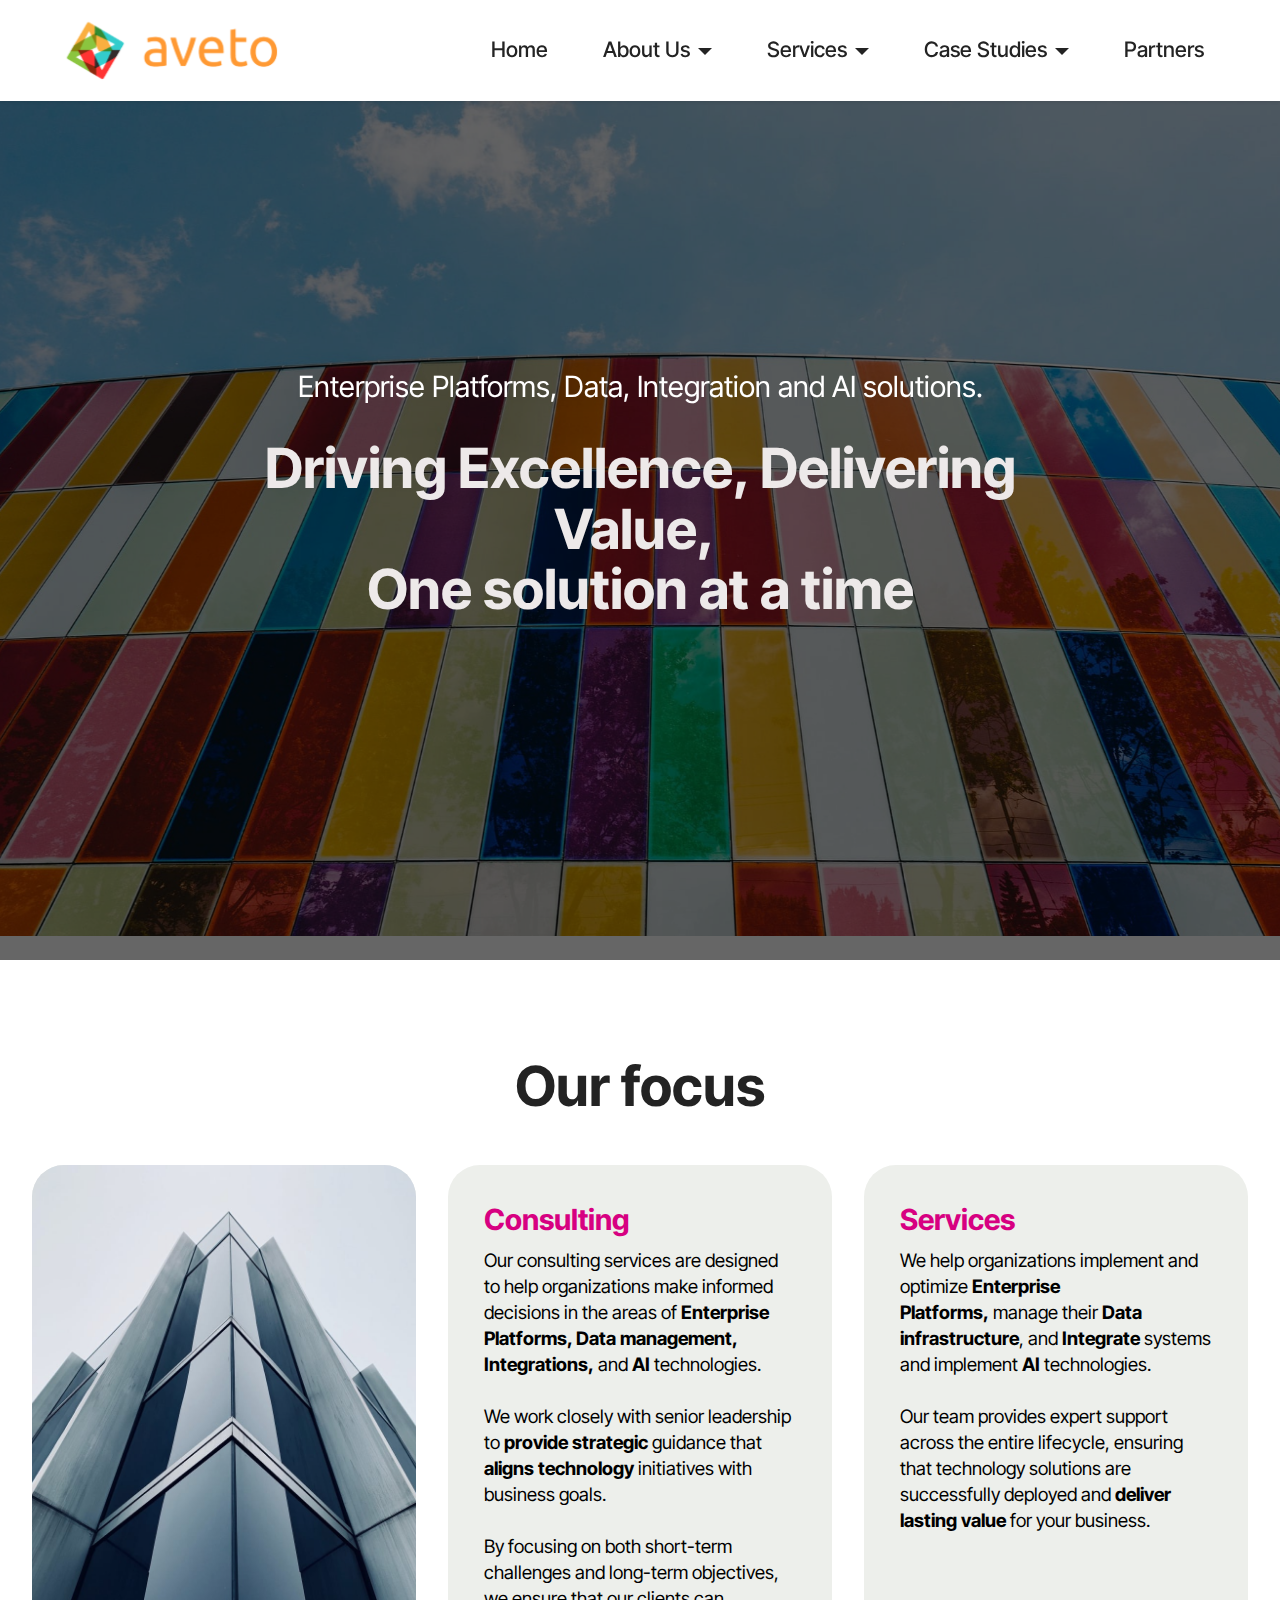
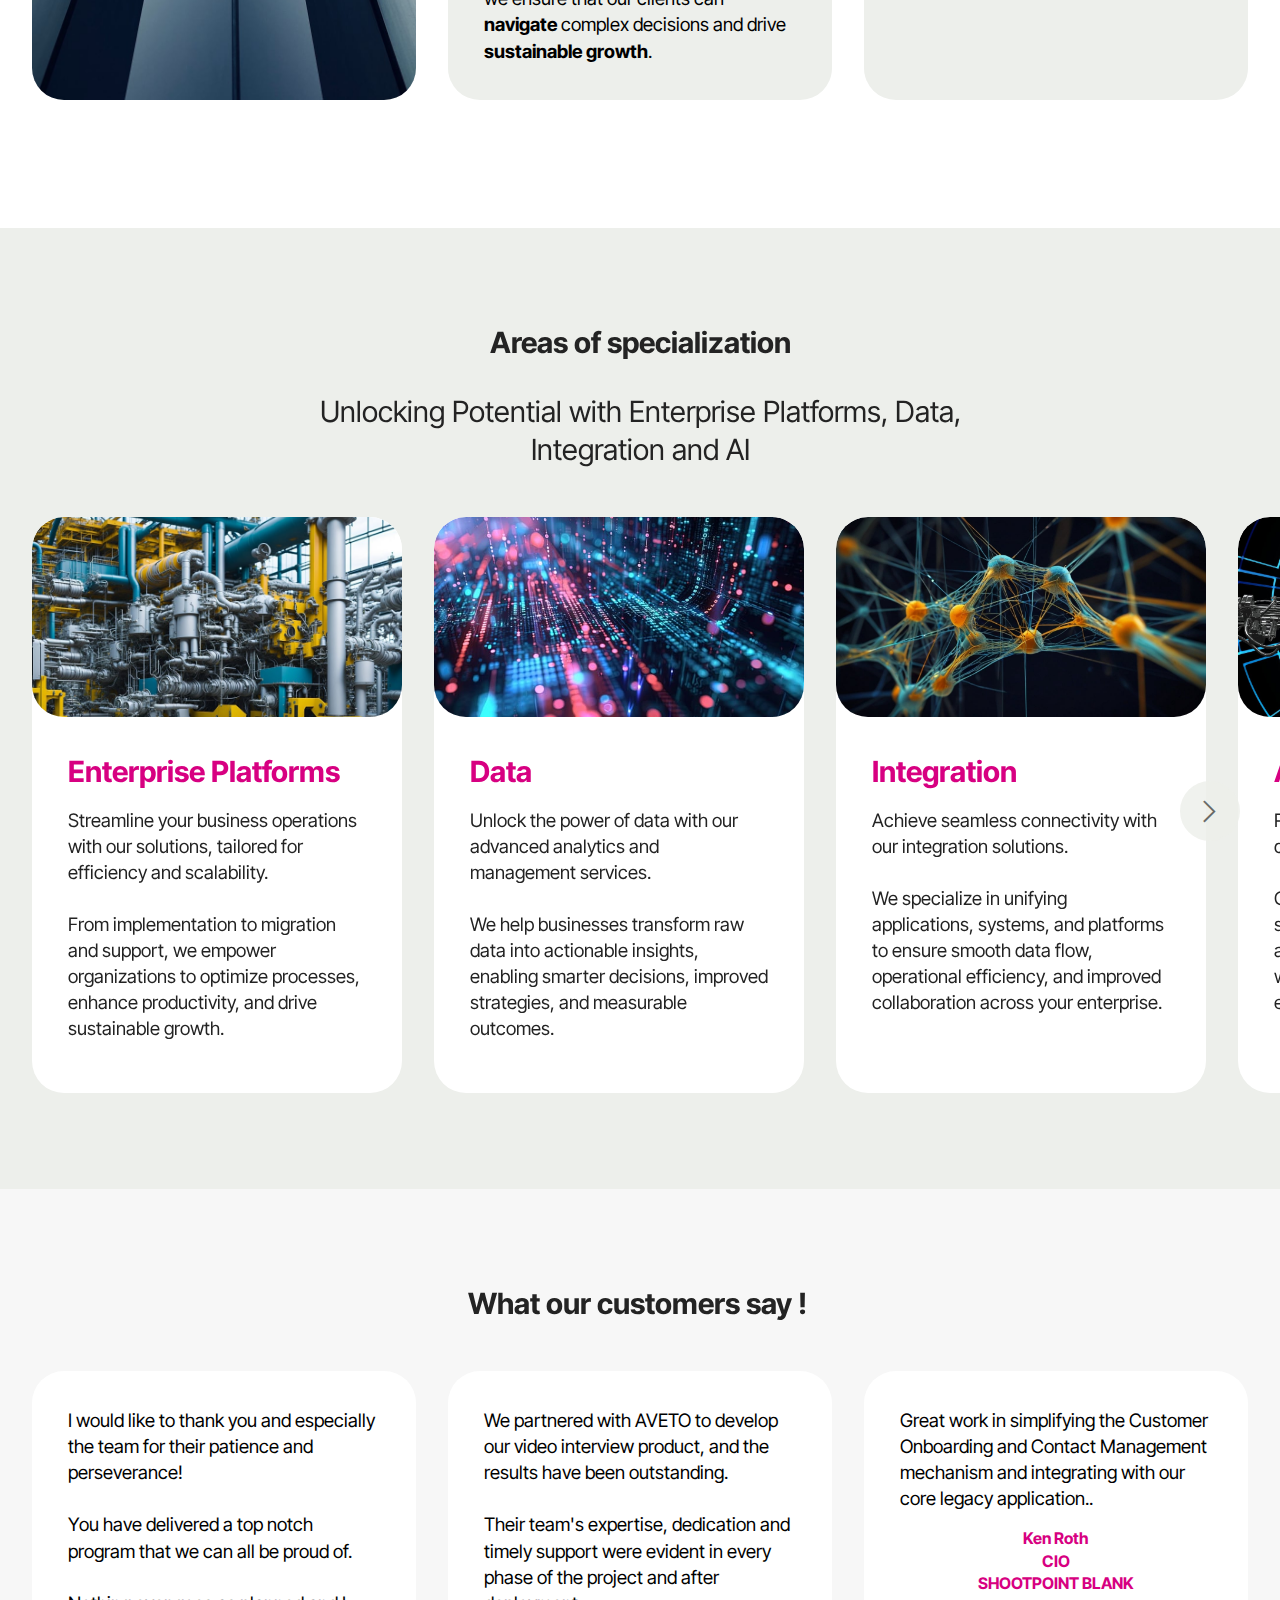
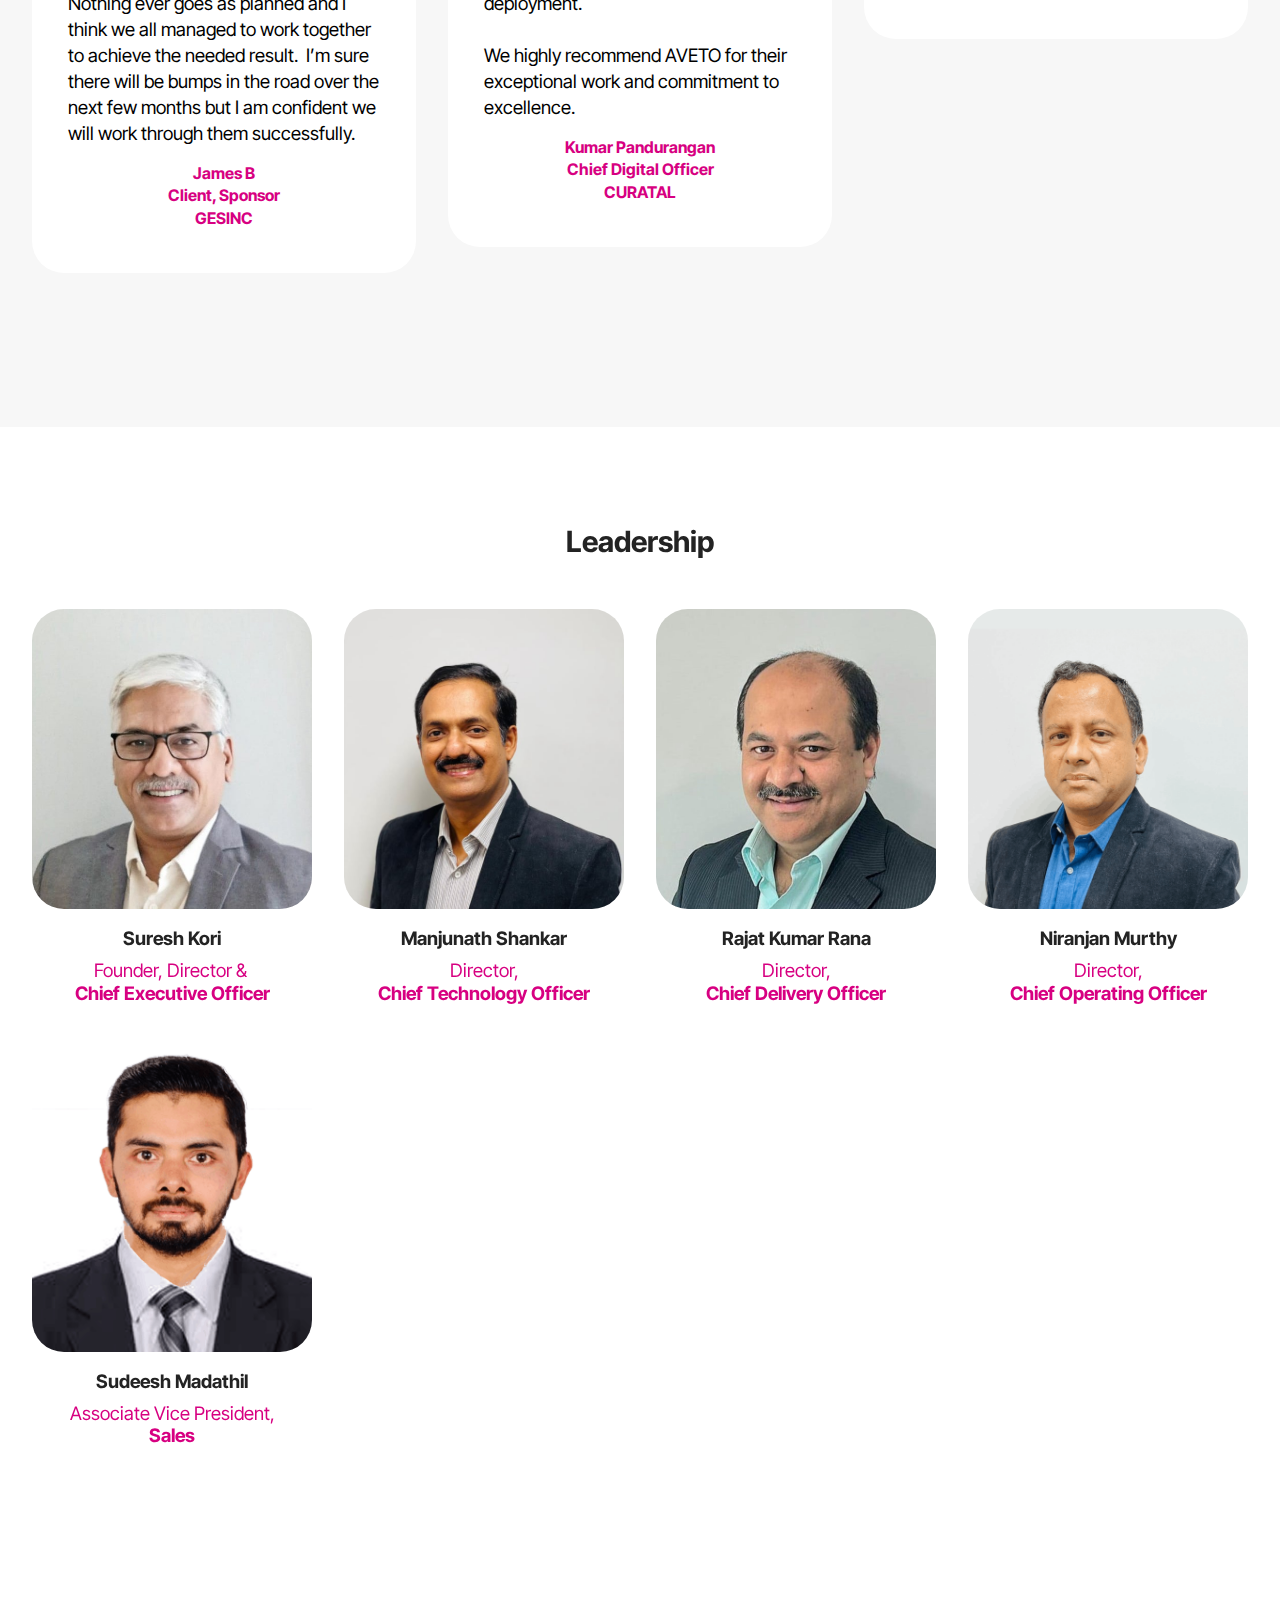
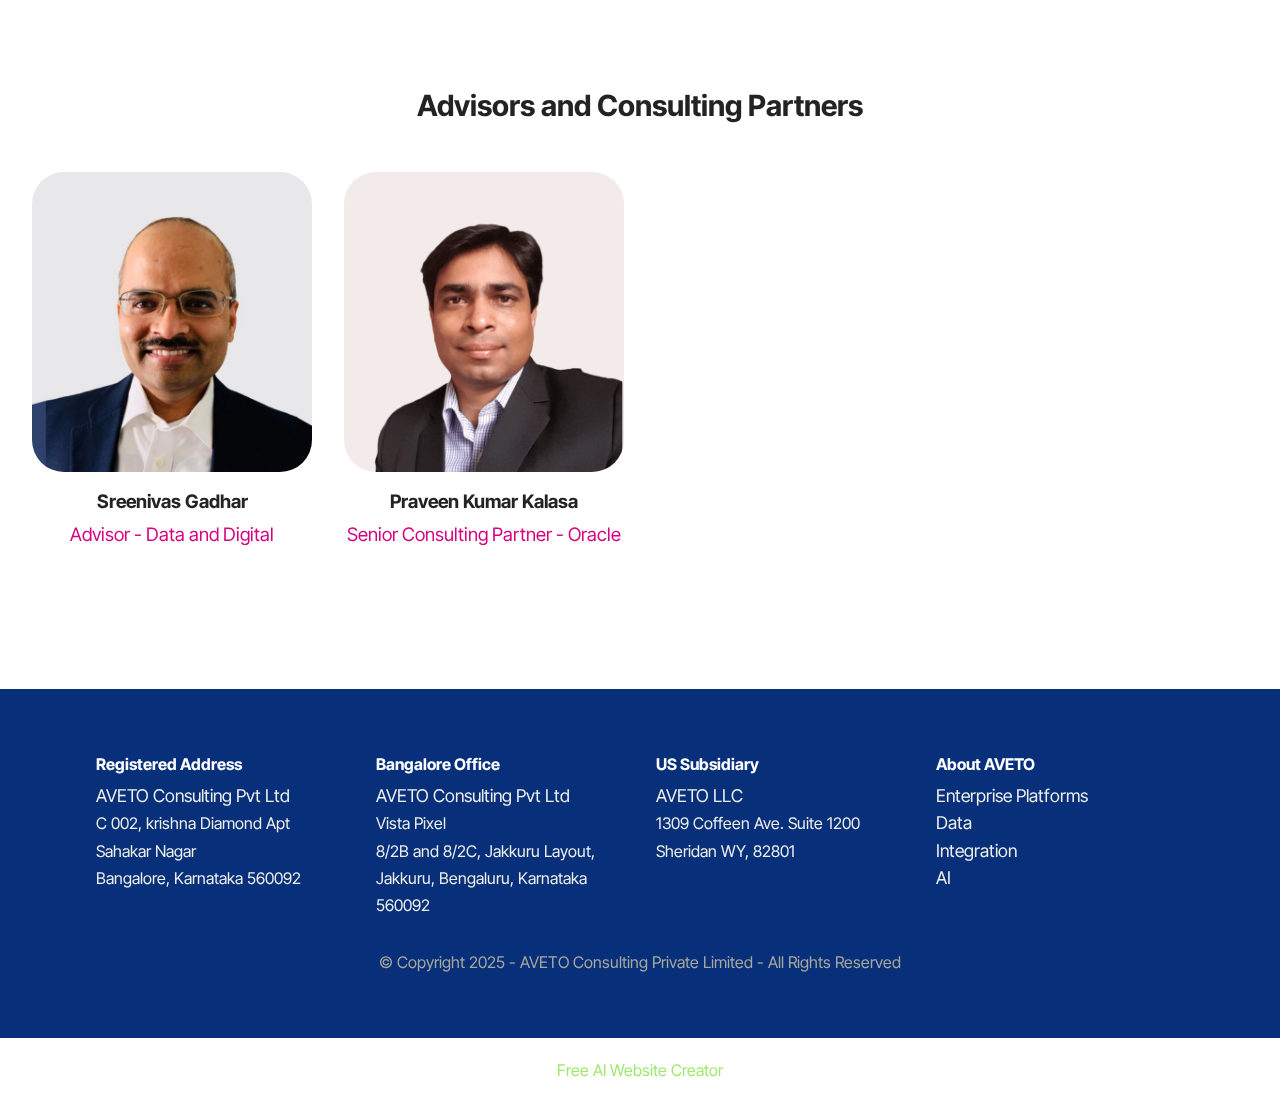
<file: index.html>
<!DOCTYPE html>
<html  >
<head>
  <!-- Site made with Mobirise Website Builder v5.9.18, https://mobirise.com -->
  <meta charset="UTF-8">
  <meta http-equiv="X-UA-Compatible" content="IE=edge">
  <meta name="generator" content="Mobirise v5.9.18, mobirise.com">
  <meta name="twitter:card" content="summary_large_image"/>
  <meta name="twitter:image:src" content="assets/images/index-meta.jpg">
  <meta property="og:image" content="assets/images/index-meta.jpg">
  <meta name="twitter:title" content="Aveto Consulting Enterprise Platforms| Data| Integration and AI solutions">
  <meta name="viewport" content="width=device-width, initial-scale=1, minimum-scale=1">
  <link rel="shortcut icon" href="assets/images/apple-touch-icon-128x128-2.png" type="image/x-icon">
  <meta name="description" content="Delivering cutting-edge solutions in ERP, Data, Integration, and AI to empower businesses with streamlined operations, data-driven insights, seamless connectivity, and intelligent automation, fostering transformative growth and competitive advantage">
  
  
  <title>Aveto Consulting Enterprise Platforms| Data| Integration and AI solutions</title>
  <link rel="stylesheet" href="assets/web/assets/mobirise-icons2/mobirise2.css">
  <link rel="stylesheet" href="assets/bootstrap/css/bootstrap.min.css">
  <link rel="stylesheet" href="assets/bootstrap/css/bootstrap-grid.min.css">
  <link rel="stylesheet" href="assets/bootstrap/css/bootstrap-reboot.min.css">
  <link rel="stylesheet" href="assets/parallax/jarallax.css">
  <link rel="stylesheet" href="assets/dropdown/css/style.css">
  <link rel="stylesheet" href="assets/socicon/css/styles.css">
  <link rel="stylesheet" href="assets/theme/css/style.css">
  <link rel="preload" href="https://fonts.googleapis.com/css?family=Inter+Tight:100,200,300,400,500,600,700,800,900,100i,200i,300i,400i,500i,600i,700i,800i,900i&display=swap" as="style" onload="this.onload=null;this.rel='stylesheet'">
  <noscript><link rel="stylesheet" href="https://fonts.googleapis.com/css?family=Inter+Tight:100,200,300,400,500,600,700,800,900,100i,200i,300i,400i,500i,600i,700i,800i,900i&display=swap"></noscript>
  <link rel="preload" as="style" href="assets/mobirise/css/mbr-additional.css?v=DYh8ox"><link rel="stylesheet" href="assets/mobirise/css/mbr-additional.css?v=DYh8ox" type="text/css">

  
  
  
</head>
<body>

<!-- Analytics -->
<link rel="apple-touch-icon" sizes="180x180" href="assets/images/apple-touch-icon.png">
    <link rel="icon" type="image/png" sizes="32x32" href="assets/images/favicon-32x32.png">
    <link rel="icon" type="image/png" sizes="16x16" href="assets/images/favicon-16x16.png">
    <link rel="icon" href="assets/images/favicon.ico" type="image/x-icon">
    <link rel="icon" href="assets/images/favicon.ico" type="image/x-icon">
    <link rel="shortcut icon" href="assets/images/favicon.ico" type="image/x-icon">
    <link rel=" alternate icon" href="assets/images/favicon.ico" type="image/x-icon">
<meta http-equiv="Content-Type" content="text/html; charset=utf-8">
    <meta name="language" content="English">
    <meta name="revisit-after" content="10 days">
    <meta name="author" content="Aveto">
<meta name="robots" content="index, follow">
<link rel="manifest" href="/site.webmanifest">
    <meta name="google-site-verification" content="ULOJJ6HpmZHc3IWND9CQSoDyovv0ef3IBIgjUOHJnWQ" />   
    <script type="application/ld+json">
      {
        "@context": "https://schema.org",
        "@type": "LocalBusiness",
        "name": "Aveto",
        "image": "https://example.com/logo.jpg",
        "address": {
          "@type": "PostalAddress",
          "streetAddress": "123 Main St",
          "addressLocality": "Bengaluru",
          "addressRegion": "Karnataka",
          "postalCode": "560092"
        },
        "telephone": "",
        "openingHours": "Mo,Tu,We,Th,Fr 09:00-19:00",
        "potentialAction": {
          "@type": "SearchAction",
          "target": "https://www.avetoconsulting.com/{search_term_string}",
          "query-input": "required name=search_term_string"
        },
        "siteNavigation": [
          {
            "@type": "SiteNavigationElement",
            "name": "Home",
            "url": "https://avetoconsulting.com/"
          },
          {
            "@type": "SiteNavigationElement",
            "name": "Team Aveto",
            "url": "https://avetoconsulting.com/Team%20AVETO.html#gallery01-7h"
          },
          {
            "@type": "SiteNavigationElement",
            "name": "SAP",
            "url": "https://avetoconsulting.com/SAP.html#article04-6d"
          },
          {
            "@type": "SiteNavigationElement",
            "name": "DATA",
            "url": "https://avetoconsulting.com/Data.html#article04-67"
          }
        ]
      }
      </script>
<script>
  document.addEventListener('DOMContentLoaded', function () {
    // Get the current page URL
    const currentUrl = window.location.href;

    // Check if the canonical tag exists
    let canonicalTag = document.querySelector('link[rel="canonical"]');

    // If not, create it
    if (!canonicalTag) {
      canonicalTag = document.createElement('link');
      canonicalTag.rel = 'canonical';
      document.head.appendChild(canonicalTag);
    }

    // Set the canonical URL
    canonicalTag.href = currentUrl;
  });
</script>
<style>
.cid-uwJYKt23Pr .row {
    background: initial;
    padding: 4rem 3rem;
    border-radius: 2rem;
    margin: 0;
}
.cid-uwJYKt23Pr {
    padding-top: 0rem;
    padding-bottom: 0rem;
    background-color: #082f79;
}
</style>
<!-- /Analytics -->


  
  <section data-bs-version="5.1" class="menu menu1 cid-uvwiCbcNlV" once="menu" id="menu1-n">
    

    <nav class="navbar navbar-dropdown navbar-fixed-top navbar-expand-lg">
        <div class="container-fluid">
            <div class="navbar-brand">
                <span class="navbar-logo">
                    <a href="index.html#header19-o">
                        <img src="assets/images/logo-both.svg" alt="Aveto Consulting" style="height: 5rem;">
                    </a>
                </span>
                <span class="navbar-caption-wrap"><a class="navbar-caption text-info display-2" href="index.html#header19-o"></a></span>
            </div>
            <button class="navbar-toggler" type="button" data-toggle="collapse" data-bs-toggle="collapse" data-target="#navbarSupportedContent" data-bs-target="#navbarSupportedContent" aria-controls="navbarNavAltMarkup" aria-expanded="false" aria-label="Toggle navigation">
                <div class="hamburger">
                    <span></span>
                    <span></span>
                    <span></span>
                    <span></span>
                </div>
            </button>
            <div class="collapse navbar-collapse" id="navbarSupportedContent">
                <ul class="navbar-nav nav-dropdown nav-right" data-app-modern-menu="true"><li class="nav-item"><a class="nav-link link text-black text-primary display-4" href="index.html#header19-o">Home</a></li><li class="nav-item dropdown"><a class="nav-link link text-black dropdown-toggle show display-4" href="https://mobiri.se" data-toggle="dropdown-submenu" data-bs-toggle="dropdown" data-bs-auto-close="outside" aria-expanded="false">About Us</a><div class="dropdown-menu show" aria-labelledby="dropdown-554" data-bs-popper="none"><a class="text-black show dropdown-item text-primary display-4" href="team-aveto.html">Team</a><a class="text-black show dropdown-item text-primary display-4" href="index.html#people03-6n">Leadership</a></div></li><li class="nav-item dropdown"><a class="nav-link link text-black dropdown-toggle display-4" href="https://mobiri.se" data-toggle="dropdown-submenu" data-bs-toggle="dropdown" data-bs-auto-close="outside" aria-expanded="false">Services</a><div class="dropdown-menu" aria-labelledby="dropdown-690"><div class="dropdown"><a class="text-black dropdown-item dropdown-toggle show display-4" href="https://mobiri.se" data-toggle="dropdown-submenu" data-bs-toggle="dropdown" data-bs-auto-close="outside" aria-expanded="false">Enterprise Solutions</a><div class="dropdown-menu dropdown-submenu show" aria-labelledby="dropdown-944" data-bs-popper="none"><a class="text-black show dropdown-item text-primary display-4" href="SAP.html#article04-6d">SAP</a><a class="text-black show dropdown-item text-primary display-4" href="Oracle.html#header01-6e">Oracle</a><a class="text-black show dropdown-item text-primary display-4" href="Oracle NetSuite.html#article04-7n">Oracle NetSuite</a></div></div><a class="text-black show dropdown-item text-primary display-4" href="Data.html#article04-67">Data</a><a class="text-black show dropdown-item text-primary display-4" href="Integration.html#article04-69">Integration</a><a class="text-black show dropdown-item text-primary display-4" href="AI.html#header01-76">AI Enablement</a></div></li>
                    <li class="nav-item dropdown"><a class="nav-link link text-black dropdown-toggle display-4" href="https://mobiri.se" data-toggle="dropdown-submenu" data-bs-toggle="dropdown" data-bs-auto-close="outside" aria-expanded="false">Case Studies</a><div class="dropdown-menu" aria-labelledby="dropdown-212"><a class="text-black show dropdown-item text-primary display-4" href="Case Study.html#features037-2b">PLM Integration</a><a class="text-black show dropdown-item text-primary display-4" href="Case Study.html#features037-2c">SAP VC &amp; eCom</a><a class="text-black dropdown-item text-primary display-4" href="Case Study.html#features037-2e">SAP VC</a></div>
                    </li><li class="nav-item"><a class="nav-link link text-black text-primary display-4" href="partners.html">Partners<br></a></li></ul>
                
                
            </div>
        </div>
    </nav>
</section>

<section data-bs-version="5.1" class="header19 cid-uvwjVr9pdp mbr-fullscreen mbr-parallax-background" id="header19-o">
  

  
  <div class="mbr-overlay" style="opacity: 0.6; background-color: rgb(0, 0, 0);"></div>
  <div class="container-fluid">
    <div class="row">
      <div class="content-wrap col-12 col-md-9">
        <h1 class="mbr-section-title mbr-fonts-style mb-4 display-2">Enterprise Platforms, Data, Integration and AI solutions.<br></h1>
        <p class="mbr-fonts-style mbr-text mb-4 display-1"><strong>Driving Excellence, Delivering Value,&nbsp;<br>One solution at a time</strong></p>
        
        <p class="mbr-fonts-style mbr-description mt-4 display-2"></p>
      </div>
    </div>
  </div>
</section>

<section data-bs-version="5.1" class="features036 cid-uxoKzuKkZh" id="features036-8d">
	

	
	

	<div class="container">
		<div class="row justify-content-center">
			<div class="col-md-12 content-head mb-5">
				<h1 class="mbr-section-title mbr-fonts-style mb-0 display-1"><strong>Our focus</strong></h1>
				
			</div>
		</div>


		<div class="row justify-content-center">
			<div class="item features-without-image col-12 col-md-12 col-lg-4 item-mb active">
				<div class="item-wrapper image-wrapper">
					<img class="w-100" src="assets/images/mbr-816x1095.jpg" alt="Aveto | Aveto Consulting" data-slide-to="0" data-bs-slide-to="0">
				</div>
			</div>

			<div class="item features-without-image col-12 col-md-12 col-lg-4 item-mb">
				<div class="item-wrapper">
					<div class="align-left item-content">
						
						<h5 class="card-title mbr-fonts-style display-2">
							<strong>Consulting</strong>
						</h5>
						<p class="card-text mbr-fonts-style display-5">Our consulting services are designed to help organizations make informed decisions in the areas of <strong>Enterprise Platforms, Data management, Integrations,</strong> and <strong>AI </strong>technologies.
<br>
<br>We work closely with senior leadership to <strong>provide strategic</strong> guidance that <strong>aligns technology </strong>initiatives with business goals.
<br>
<br>By focusing on both short-term challenges and long-term objectives, we ensure that our clients can <strong>navigate </strong>complex decisions and drive <strong>sustainable growth</strong>.</p>
						
					</div>

				</div>
			</div>
			<div class="item features-without-image col-12 col-md-12 col-lg-4 item-mb">
				<div class="item-wrapper">
					<div class=" align-left item-content">
						
						<h5 class="card-title mbr-fonts-style display-2">
							<strong>Services</strong>
						</h5>
						<p class="card-text mbr-fonts-style display-5">We help organizations implement and optimize <strong>Enterprise Platforms,&nbsp;</strong>manage their <strong>Data infrastructure</strong>, and <strong>Integrate </strong>systems and implement <strong>AI </strong>technologies.
<br>
<br>Our team provides expert support across the entire lifecycle, ensuring that technology solutions are successfully deployed and <strong>deliver lasting value </strong>for your business.</p>
						
					</div>

				</div>
			</div>
			
			
			
		</div>
	</div>
</section>

<section data-bs-version="5.1" class="features017 mbr-embla cid-uxoCsquH77" id="features017-8a">
	
	
	<div class="position-relative">
		<div class="container">
			<div class="row justify-content-center">
				<div class="col-12 content-head">
					<div class="mbr-section-head mb-5">
						<h4 class="mbr-section-title mbr-fonts-style align-center mb-0 display-2"><strong>Areas of specialization</strong></h4>
						<h5 class="mbr-section-subtitle mbr-fonts-style align-center mb-0 mt-4 display-2">Unlocking Potential with Enterprise Platforms, Data, Integration and AI</h5>
					</div>
				</div>
			</div>
		</div>

		<div class="embla" data-skip-snaps="true" data-align="center" data-contain-scroll="trimSnaps" data-auto-play-interval="5" data-draggable="true">
			<div class="embla__viewport container">
				<div class="embla__container">
					<div class="embla__slide slider-image item active" style="margin-left: 1rem; margin-right: 1rem;">
						<div class="slide-content">
							<div class="item-img">
								<div class="item-wrapper">
									<img src="assets/images/mbr-816x611.jpg" alt="Aveto | Aveto Consulting" title="" data-slide-to="1" data-bs-slide-to="1">
								</div>
							</div>
							<div class="item-content">
								<h5 class="item-title mbr-fonts-style display-2"><strong>Enterprise Platforms</strong></h5>
								
								<p class="mbr-text mbr-fonts-style mt-3 display-5">
									Streamline your business operations with our solutions, tailored for efficiency and scalability. <br><br>From implementation to migration and support, we empower organizations to optimize processes, enhance productivity, and drive sustainable growth.
								</p>
							</div>

							
						</div>
					</div>
					<div class="embla__slide slider-image item" style="margin-left: 1rem; margin-right: 1rem;">
						<div class="slide-content">
							<div class="item-img">
								<div class="item-wrapper">
									<img src="assets/images/mbr-600x336.jpg" alt="Aveto | Aveto Consulting" title="" data-slide-to="2" data-bs-slide-to="2">
								</div>
							</div>
							<div class="item-content">
								<h5 class="item-title mbr-fonts-style display-2">
									<strong>Data</strong>
								</h5>
								
								<p class="mbr-text mbr-fonts-style mt-3 display-5">
									Unlock the power of data with our advanced analytics and management services. <br><br>We help businesses transform raw data into actionable insights, enabling smarter decisions, improved strategies, and measurable outcomes.
								</p>
							</div>
							
						</div>
					</div>
					<div class="embla__slide slider-image item" style="margin-left: 1rem; margin-right: 1rem;">
						<div class="slide-content">
							<div class="item-img">
								<div class="item-wrapper">
									<img src="assets/images/mbr-1256x942.jpg" alt="Aveto | Aveto Consulting" title="" data-slide-to="3" data-bs-slide-to="3">
								</div>
							</div>
							<div class="item-content">
								<h5 class="item-title mbr-fonts-style display-2">
									<strong>Integration</strong>
								</h5>
								
								<p class="mbr-text mbr-fonts-style mt-3 display-5">
									Achieve seamless connectivity with our integration solutions. <br><br>We specialize in unifying applications, systems, and platforms to ensure smooth data flow, operational efficiency, and improved collaboration across your enterprise.
								</p>
							</div>
							
						</div>
					</div>
					<div class="embla__slide slider-image item" style="margin-left: 1rem; margin-right: 1rem;">
						<div class="slide-content">
							<div class="item-img">
								<div class="item-wrapper">
									<img src="assets/images/mbr-1256x705.jpg" alt="Aveto | Aveto Consulting" title="" data-slide-to="4" data-bs-slide-to="4">
								</div>
							</div>
							<div class="item-content">
								<h5 class="item-title mbr-fonts-style display-2">
									<strong>AI</strong></h5>
								
								<p class="mbr-text mbr-fonts-style mt-3 display-5">
									Revolutionize your business with AI-driven innovations. <br><br>Our services include custom AI solutions, automation, and predictive analytics, enabling you to stay ahead with smarter, faster, and more efficient operations.
								</p>
							</div>
							
						</div>
					</div>
					
					
					
					
				</div>
			</div>
			<button class="embla__button embla__button--prev">
				<span class="mobi-mbri mobi-mbri-arrow-prev mbr-iconfont" aria-hidden="true"></span>
				<span class="sr-only visually-hidden visually-hidden visually-hidden">Previous</span>
			</button>
			<button class="embla__button embla__button--next">
				<span class="mobi-mbri mobi-mbri-arrow-next mbr-iconfont" aria-hidden="true"></span>
				<span class="sr-only visually-hidden visually-hidden visually-hidden">Next</span>
			</button>
		</div>
	</div>
</section>

<section data-bs-version="5.1" class="people04 cid-uxoFdUIDXm" id="people04-8c">
	
	
	<div class="container">
		<div class="row mb-5 justify-content-center">
			<div class="col-12 mb-0 content-head">
				<h3 class="mbr-section-title mbr-fonts-style align-center mb-0 display-2">
					<strong>What our customers say !&nbsp;</strong></h3>
				
			</div>
		</div>
		<div class="row mbr-masonry" data-masonry="{&quot;percentPosition&quot;: true }">
			
			<div class="item features-without-image col-12 col-md-6 col-lg-4 active">
				<div class="item-wrapper">
					<div class="card-box align-left">
						<p class="card-text mbr-fonts-style display-5">
							I would like to thank you and especially the team for their patience and perseverance! <br><br>You have delivered a top notch program that we can all be proud of. <br><br>Nothing ever goes as planned and I think we all managed to work together to achieve the needed result.&nbsp; I’m sure there will be bumps in the road over the next few months but I am confident we will work through them successfully. 
						</p>
						
						<h5 class="card-title mbr-fonts-style display-7"><strong>James B
</strong><div><strong>Client, Sponsor
</strong></div><div><strong>GESINC</strong></div></h5>
					</div>
				</div>
			</div><div class="item features-without-image col-12 col-md-6 col-lg-4">
				<div class="item-wrapper">
					<div class="card-box align-left">
						<p class="card-text mbr-fonts-style display-5">
							We partnered with AVETO to develop our video interview product, and the results have been outstanding. <br><br>Their team's expertise, dedication and timely support were evident in every phase of the project and after deployment. <br><br>We highly recommend AVETO for their exceptional work and commitment to excellence.
						</p>
						
						<h5 class="card-title mbr-fonts-style display-7"><strong>Kumar Pandurangan
</strong><div><strong>Chief Digital Officer
</strong></div><div><strong>CURATAL</strong></div></h5>
					</div>
				</div>
			</div>
			<div class="item features-without-image col-12 col-md-6 col-lg-4">
				<div class="item-wrapper">
					<div class="card-box align-left">
						<p class="card-text mbr-fonts-style display-5">
							Great work in simplifying the Customer Onboarding and Contact Management mechanism and integrating with our core legacy application..
						</p>
						
						<h5 class="card-title mbr-fonts-style display-7"><strong>Ken Roth
</strong><div><strong>CIO
</strong></div><div><strong>SHOOTPOINT BLANK</strong></div></h5>
					</div>
				</div>
			</div>
			
			
			
		</div>
	</div>
</section>

<section data-bs-version="5.1" class="people03 cid-uw3AA2jJQz" id="people03-6n">
	
	
	<div class="container">
		<div class="row justify-content-center">
			<div class="col-12 content-head">
				<div class="mbr-section-head mb-5">
					<h4 class="mbr-section-title mbr-fonts-style align-center mb-0 display-2"><strong>Leadership</strong></h4>
					
				</div>
			</div>
		</div>
		<div class="row">
			<div class="item features-image col-12 col-md-6 col-lg-3 active">
				<div class="item-wrapper">
					<div class="item-img mb-3">
						<a href="https://www.linkedin.com/in/sureshkori/" target="_blank"><img src="assets/images/suresh-2-596x574.jpeg" alt="Suresh Kori | Aveto | Aveto Consulting" title="" data-slide-to="0" data-bs-slide-to="0"></a>
					</div>
					<div class="item-content align-left">
						<h5 class="item-title mbr-fonts-style display-5"><strong>Suresh Kori</strong></h5>
						<h6 class="item-subtitle mbr-fonts-style mb-3 display-5">Founder, Director &amp;&nbsp;<br><strong>Chief Executive Officer</strong></h6>
						
					</div>
					
				</div>
			</div><div class="item features-image col-12 col-md-6 col-lg-3">
				<div class="item-wrapper">
					<div class="item-img mb-3">
						<a href="https://www.linkedin.com/in/manjunath-shankar-ram-98788b1/" target="_blank"><img src="assets/images/manju-596x795.jpg" alt="Manjunath Shankar | Aveto | Aveto Consulting" title="" data-slide-to="1" data-bs-slide-to="1"></a>
					</div>
					<div class="item-content align-left">
						<h5 class="item-title mbr-fonts-style display-5"><strong>Manjunath Shankar</strong></h5>
						<h6 class="item-subtitle mbr-fonts-style mb-3 display-5">Director,<br><strong> Chief Technology Officer</strong><br></h6>
						
					</div>
					
				</div>
			</div><div class="item features-image col-12 col-md-6 col-lg-3">
				<div class="item-wrapper">
					<div class="item-img mb-3">
						<a href="https://www.linkedin.com/in/rajatkumarrana/" target="_blank"><img src="assets/images/rajat-3-551x679.jpeg" alt="Rajat Kumar Rana |Aveto | Aveto Consulting" title="" data-slide-to="2" data-bs-slide-to="2"></a>
					</div>
					<div class="item-content align-left">
						<h5 class="item-title mbr-fonts-style display-5"><strong>Rajat Kumar Rana</strong></h5>
						<h6 class="item-subtitle mbr-fonts-style mb-3 display-5">Director, <br><strong>Chief Delivery Officer</strong></h6>
						
					</div>
					
				</div>
			</div>
			<div class="item features-image col-12 col-md-6 col-lg-3">
				<div class="item-wrapper">
					<div class="item-img mb-3">
						<a href="https://www.linkedin.com/in/niranjanmurthy-k-9b561a6/" target="_blank"><img src="assets/images/niranjan-596x798.png" alt="Niranjan Murthy | Aveto | Aveto Consulting" title="" data-slide-to="3" data-bs-slide-to="3"></a>
					</div>
					<div class="item-content align-left">
						<h5 class="item-title mbr-fonts-style display-5"><strong>Niranjan Murthy</strong></h5>
						<h6 class="item-subtitle mbr-fonts-style mb-3 display-5">Director, <br><strong>Chief Operating Officer</strong></h6>
						
					</div>
					
				</div>
			</div><div class="item features-image col-12 col-md-6 col-lg-3">
				<div class="item-wrapper">
					<div class="item-img mb-3">
						<a href="https://www.linkedin.com/in/sudeesh-madathil-1aa72b18a/" target="_blank"><img src="assets/images/sudeesh-585x738.png" alt="Niranjan Murthy | Aveto | Aveto Consulting" title="" data-slide-to="4" data-bs-slide-to="4"></a>
					</div>
					<div class="item-content align-left">
						<h5 class="item-title mbr-fonts-style display-5"><strong>Sudeesh Madathil</strong></h5>
						<h6 class="item-subtitle mbr-fonts-style mb-3 display-5">Associate Vice President, <br><strong>Sales</strong></h6>
						
					</div>
					
				</div>
			</div>
			
		</div>
	</div>
</section>

<section data-bs-version="5.1" class="people03 cid-uywE5Gyjlc" id="people03-8p">
	
	
	<div class="container">
		<div class="row justify-content-center">
			<div class="col-12 content-head">
				<div class="mbr-section-head mb-5">
					<h4 class="mbr-section-title mbr-fonts-style align-center mb-0 display-2"><strong>Advisors and Consulting Partners</strong></h4>
					
				</div>
			</div>
		</div>
		<div class="row">
			<div class="item features-image col-12 col-md-6 col-lg-3 active">
				<div class="item-wrapper">
					<div class="item-img mb-3">
						<a href="https://www.linkedin.com/in/sreenivas-gadhar-3666403/" target="_blank"><img src="assets/images/whatsapp-image-2024-12-31-at-12.53.40-596x808.jpg" alt="Sreenivas Gadhar | Aveto | Aveto Consulting" title="" data-slide-to="0" data-bs-slide-to="0"></a>
					</div>
					<div class="item-content align-left">
						<h5 class="item-title mbr-fonts-style display-5"><strong>Sreenivas Gadhar</strong></h5>
						<h6 class="item-subtitle mbr-fonts-style mb-3 display-5">Advisor - Data and Digital</h6>
						
					</div>
					
				</div>
			</div><div class="item features-image col-12 col-md-6 col-lg-3">
				<div class="item-wrapper">
					<div class="item-img mb-3">
						<a href="https://www.linkedin.com/in/praveenkumar-kalasa-rama-8522b65/" target="_blank"><img src="assets/images/praveen-596x728.png" alt="Praveen Kumar Kalasa | Aveto | Aveto Consulting" title="" data-slide-to="1" data-bs-slide-to="1"></a>
					</div>
					<div class="item-content align-left">
						<h5 class="item-title mbr-fonts-style display-5"><strong>Praveen Kumar Kalasa</strong></h5>
						<h6 class="item-subtitle mbr-fonts-style mb-3 display-5">Senior Consulting Partner - Oracle</h6>
						
					</div>
					
				</div>
			</div>
			
			
		</div>
	</div>
</section>

<section data-bs-version="5.1" class="footer1 cid-uwJYKt23Pr" once="footers" id="footer01-7w">
	

	
	
	<div class="container">
		<div class="row mbr-white">
			<div class="col-12 col-md-6 col-lg-3">
				<h5 class="mbr-section-subtitle mbr-fonts-style mb-2 display-7"><strong>Registered Address</strong></h5>
				<ul class="list mbr-fonts-style display-7">
					<li class="mbr-text item-wrap"><span style="font-size: 1.1rem;">AVETO Consulting Pvt Ltd</span><br></li><li class="mbr-text item-wrap">C 002, krishna Diamond Apt
</li><li class="mbr-text item-wrap">Sahakar Nagar
</li><li class="mbr-text item-wrap">Bangalore, Karnataka 560092</li>
				</ul>
			</div>
			<div class="col-12 col-md-6 col-lg-3">
				<h5 class="mbr-section-subtitle mbr-fonts-style mb-2 display-7"><strong>Bangalore Office</strong></h5>
				<ul class="list mbr-fonts-style display-7">
					<li class="mbr-text item-wrap"><span style="font-size: 1.1rem;">AVETO Consulting Pvt Ltd</span><br></li><li class="mbr-text item-wrap">Vista Pixel 
</li><li class="mbr-text item-wrap">8/2B and 8/2C, Jakkuru Layout, Jakkuru, Bengaluru, Karnataka 560092</li>
				</ul>
			</div>
			<div class="col-12 col-md-6 col-lg-3">
				<h5 class="mbr-section-subtitle mbr-fonts-style mb-2 display-7"><strong>US Subsidiary</strong></h5>
				<ul class="list mbr-fonts-style display-7">
					<li class="mbr-text item-wrap"><span style="font-size: 1.1rem;">AVETO LLC</span><br></li><li class="mbr-text item-wrap">1309 Coffeen Ave. Suite 1200</li><li class="mbr-text item-wrap">Sheridan WY, 82801</li>
				</ul>
			</div>
			<div class="col-12 col-md-6 col-lg-3">
				<h5 class="mbr-section-subtitle mbr-fonts-style mb-2 display-7"><strong>About AVETO</strong></h5>
				<ul class="list mbr-fonts-style display-7">
					<li class="mbr-text item-wrap"><span style="font-size: 17.6px;">Enterprise Platforms</span><br></li><li class="mbr-text item-wrap"><span style="font-size: 17.6px;">Data</span></li><li class="mbr-text item-wrap"><span style="font-size: 17.6px;">Integration</span></li><li class="mbr-text item-wrap"><span style="font-size: 17.6px;">AI</span></li>
				</ul>
			</div>
			
			<div class="col-12 mt-4">
				<p class="mbr-text mb-0 mbr-fonts-style copyright align-center display-7">
					© Copyright 2025 - AVETO Consulting Private Limited - All Rights Reserved
				</p>
			</div>
		</div>
	</div>
</section><section class="display-7" style="padding: 0;align-items: center;justify-content: center;flex-wrap: wrap;    align-content: center;display: flex;position: relative;height: 4rem;"><a href="https://mobiri.se/3678816" style="flex: 1 1;height: 4rem;position: absolute;width: 100%;z-index: 1;"><img alt="" style="height: 4rem;" src="[data-uri]"></a><p style="margin: 0;text-align: center;" class="display-7">&#8204;</p><a style="z-index:1" href="https://mobirise.com/builder/ai-website-creator.html">Free AI Website Creator</a></section><script src="assets/bootstrap/js/bootstrap.bundle.min.js"></script>  <script src="assets/parallax/jarallax.js"></script>  <script src="assets/smoothscroll/smooth-scroll.js"></script>  <script src="assets/ytplayer/index.js"></script>  <script src="assets/dropdown/js/navbar-dropdown.js"></script>  <script src="assets/embla/embla.min.js"></script>  <script src="assets/embla/script.js"></script>  <script src="assets/masonry/masonry.pkgd.min.js"></script>  <script src="assets/imagesloaded/imagesloaded.pkgd.min.js"></script>  <script src="assets/theme/js/script.js"></script>  
  
  
</body>
</html>
</file>
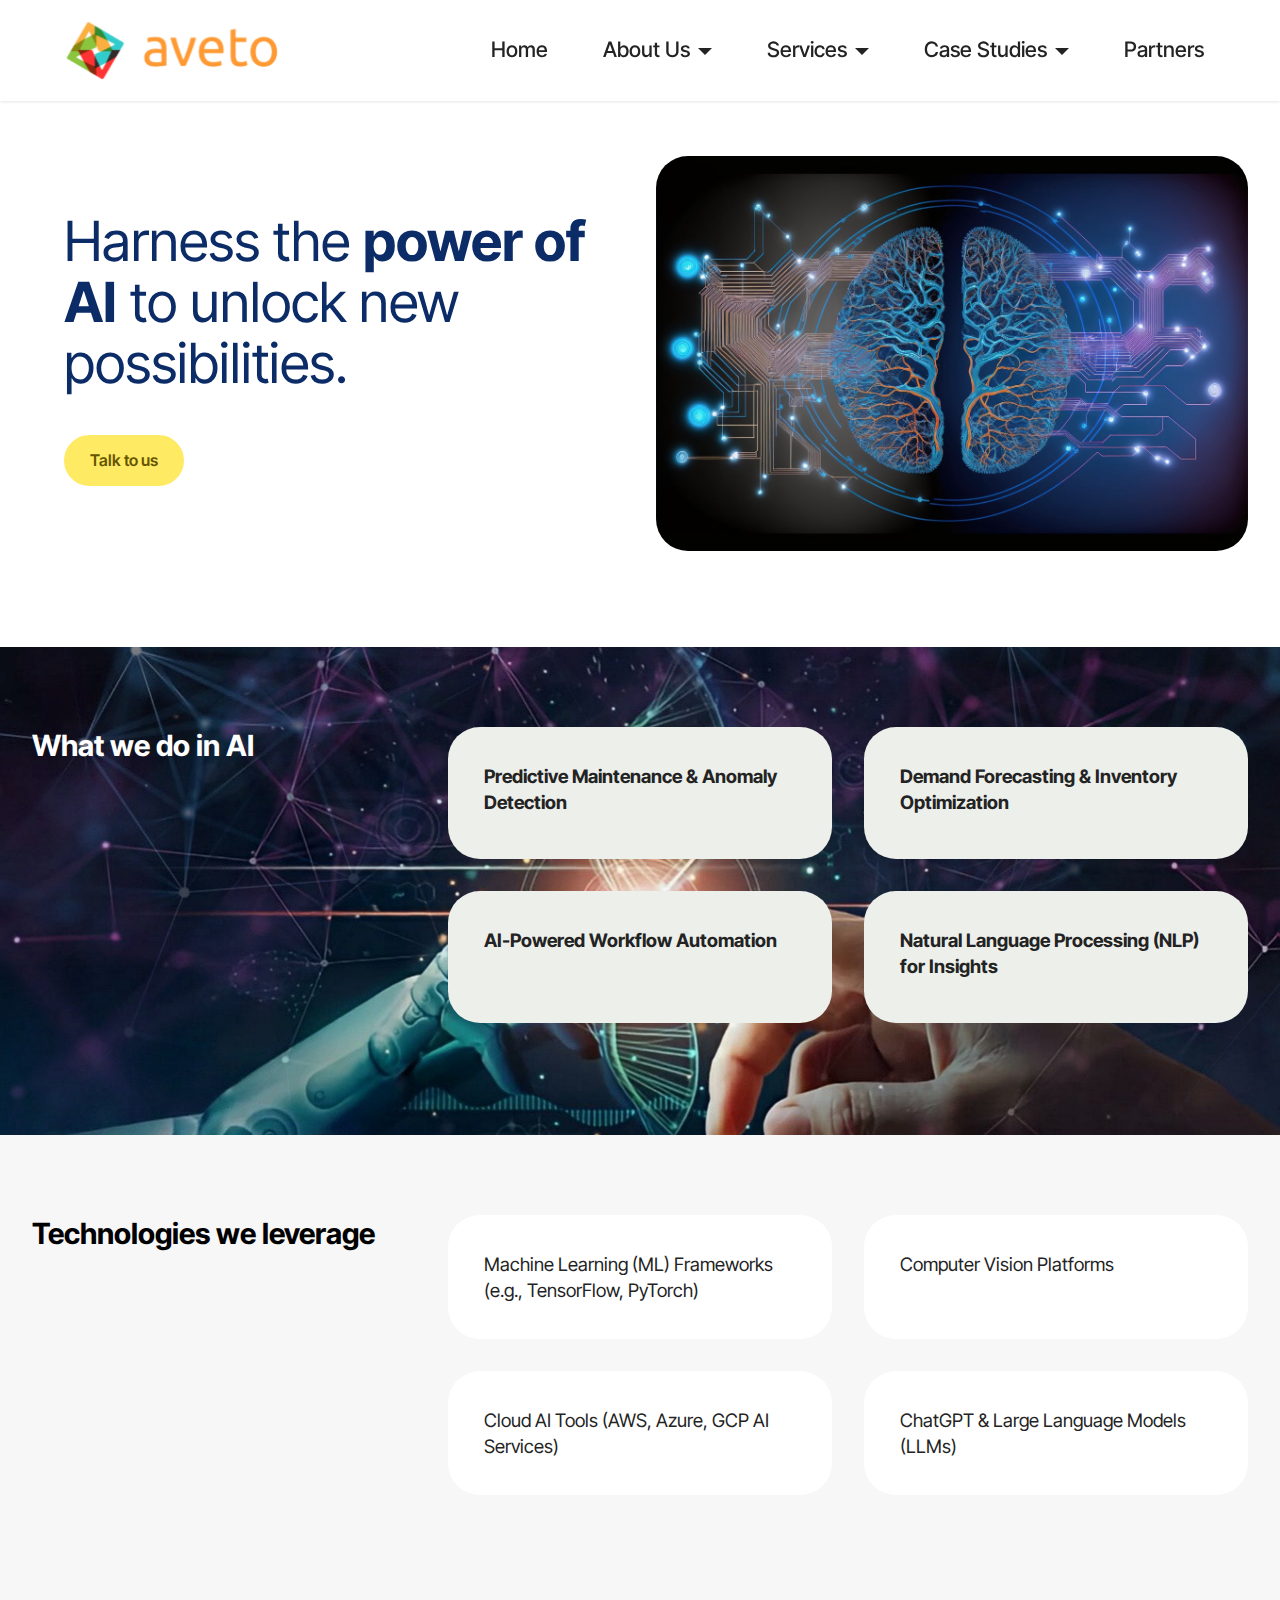
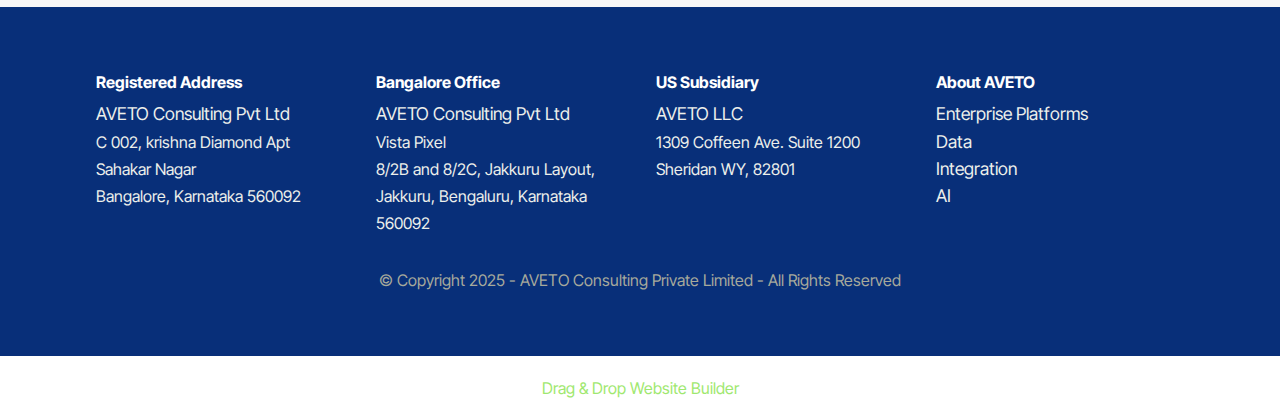
<file: AI.html>
<!DOCTYPE html>
<html  >
<head>
  <!-- Site made with Mobirise Website Builder v5.9.18, https://mobirise.com -->
  <meta charset="UTF-8">
  <meta http-equiv="X-UA-Compatible" content="IE=edge">
  <meta name="generator" content="Mobirise v5.9.18, mobirise.com">
  <meta name="twitter:card" content="summary_large_image"/>
  <meta name="twitter:image:src" content="assets/images/AI-meta.jpg">
  <meta property="og:image" content="assets/images/AI-meta.jpg">
  <meta name="twitter:title" content="AI">
  <meta name="viewport" content="width=device-width, initial-scale=1, minimum-scale=1">
  <link rel="shortcut icon" href="assets/images/apple-touch-icon-128x128-2.png" type="image/x-icon">
  <meta name="description" content="Harness the power of AI to unlock new possibilities.">
  
  
  <title>AI</title>
  <link rel="stylesheet" href="assets/bootstrap/css/bootstrap.min.css">
  <link rel="stylesheet" href="assets/bootstrap/css/bootstrap-grid.min.css">
  <link rel="stylesheet" href="assets/bootstrap/css/bootstrap-reboot.min.css">
  <link rel="stylesheet" href="assets/dropdown/css/style.css">
  <link rel="stylesheet" href="assets/socicon/css/styles.css">
  <link rel="stylesheet" href="assets/theme/css/style.css">
  <link rel="preload" href="https://fonts.googleapis.com/css?family=Inter+Tight:100,200,300,400,500,600,700,800,900,100i,200i,300i,400i,500i,600i,700i,800i,900i&display=swap" as="style" onload="this.onload=null;this.rel='stylesheet'">
  <noscript><link rel="stylesheet" href="https://fonts.googleapis.com/css?family=Inter+Tight:100,200,300,400,500,600,700,800,900,100i,200i,300i,400i,500i,600i,700i,800i,900i&display=swap"></noscript>
  <link rel="preload" as="style" href="assets/mobirise/css/mbr-additional.css?v=sfsDcp"><link rel="stylesheet" href="assets/mobirise/css/mbr-additional.css?v=sfsDcp" type="text/css">

  
  
  
</head>
<body>

<!-- Analytics -->
<link rel="apple-touch-icon" sizes="180x180" href="assets/images/apple-touch-icon.png">
    <link rel="icon" type="image/png" sizes="32x32" href="assets/images/favicon-32x32.png">
    <link rel="icon" type="image/png" sizes="16x16" href="assets/images/favicon-16x16.png">
    <link rel="icon" href="assets/images/favicon.ico" type="image/x-icon">
    <link rel="icon" href="assets/images/favicon.ico" type="image/x-icon">
    <link rel="shortcut icon" href="assets/images/favicon.ico" type="image/x-icon">
    <link rel=" alternate icon" href="assets/images/favicon.ico" type="image/x-icon">
<meta http-equiv="Content-Type" content="text/html; charset=utf-8">
    <meta name="language" content="English">
    <meta name="revisit-after" content="10 days">
    <meta name="author" content="Aveto">
<meta name="robots" content="index, follow">
<link rel="manifest" href="/site.webmanifest">
    <meta name="google-site-verification" content="ULOJJ6HpmZHc3IWND9CQSoDyovv0ef3IBIgjUOHJnWQ" />   
    <script type="application/ld+json">
      {
        "@context": "https://schema.org",
        "@type": "LocalBusiness",
        "name": "Aveto",
        "image": "https://example.com/logo.jpg",
        "address": {
          "@type": "PostalAddress",
          "streetAddress": "123 Main St",
          "addressLocality": "Bengaluru",
          "addressRegion": "Karnataka",
          "postalCode": "560092"
        },
        "telephone": "",
        "openingHours": "Mo,Tu,We,Th,Fr 09:00-19:00",
        "potentialAction": {
          "@type": "SearchAction",
          "target": "https://www.avetoconsulting.com/{search_term_string}",
          "query-input": "required name=search_term_string"
        },
        "siteNavigation": [
          {
            "@type": "SiteNavigationElement",
            "name": "Home",
            "url": "https://avetoconsulting.com/"
          },
          {
            "@type": "SiteNavigationElement",
            "name": "Team Aveto",
            "url": "https://avetoconsulting.com/Team%20AVETO.html#gallery01-7h"
          },
          {
            "@type": "SiteNavigationElement",
            "name": "SAP",
            "url": "https://avetoconsulting.com/SAP.html#article04-6d"
          },
          {
            "@type": "SiteNavigationElement",
            "name": "DATA",
            "url": "https://avetoconsulting.com/Data.html#article04-67"
          }
        ]
      }
      </script>
<script>
  document.addEventListener('DOMContentLoaded', function () {
    // Get the current page URL
    const currentUrl = window.location.href;

    // Check if the canonical tag exists
    let canonicalTag = document.querySelector('link[rel="canonical"]');

    // If not, create it
    if (!canonicalTag) {
      canonicalTag = document.createElement('link');
      canonicalTag.rel = 'canonical';
      document.head.appendChild(canonicalTag);
    }

    // Set the canonical URL
    canonicalTag.href = currentUrl;
  });
</script>
<style>
.cid-uwJYKt23Pr .row {
    background: initial;
    padding: 4rem 3rem;
    border-radius: 2rem;
    margin: 0;
}
.cid-uwJYKt23Pr {
    padding-top: 0rem;
    padding-bottom: 0rem;
    background-color: #082f79;
}
</style>
<!-- /Analytics -->


  
  <section data-bs-version="5.1" class="menu menu1 cid-uvYDF3ok89" once="menu" id="menu1-5p">
    

    <nav class="navbar navbar-dropdown navbar-fixed-top navbar-expand-lg">
        <div class="container-fluid">
            <div class="navbar-brand">
                <span class="navbar-logo">
                    <a href="index.html#header19-o">
                        <img src="assets/images/logo-both.svg" alt="Aveto Consulting" style="height: 5rem;">
                    </a>
                </span>
                <span class="navbar-caption-wrap"><a class="navbar-caption text-info display-2" href="index.html#header19-o"></a></span>
            </div>
            <button class="navbar-toggler" type="button" data-toggle="collapse" data-bs-toggle="collapse" data-target="#navbarSupportedContent" data-bs-target="#navbarSupportedContent" aria-controls="navbarNavAltMarkup" aria-expanded="false" aria-label="Toggle navigation">
                <div class="hamburger">
                    <span></span>
                    <span></span>
                    <span></span>
                    <span></span>
                </div>
            </button>
            <div class="collapse navbar-collapse" id="navbarSupportedContent">
                <ul class="navbar-nav nav-dropdown nav-right" data-app-modern-menu="true"><li class="nav-item"><a class="nav-link link text-black text-primary display-4" href="index.html#header19-o">Home</a></li><li class="nav-item dropdown"><a class="nav-link link text-black dropdown-toggle show display-4" href="https://mobiri.se" data-toggle="dropdown-submenu" data-bs-toggle="dropdown" data-bs-auto-close="outside" aria-expanded="false">About Us</a><div class="dropdown-menu show" aria-labelledby="dropdown-554" data-bs-popper="none"><a class="text-black show dropdown-item text-primary display-4" href="team-aveto.html">Team</a><a class="text-black show dropdown-item text-primary display-4" href="index.html#people03-6n">Leadership</a></div></li><li class="nav-item dropdown"><a class="nav-link link text-black dropdown-toggle display-4" href="https://mobiri.se" data-toggle="dropdown-submenu" data-bs-toggle="dropdown" data-bs-auto-close="outside" aria-expanded="false">Services</a><div class="dropdown-menu" aria-labelledby="dropdown-690"><div class="dropdown"><a class="text-black dropdown-item dropdown-toggle show display-4" href="https://mobiri.se" data-toggle="dropdown-submenu" data-bs-toggle="dropdown" data-bs-auto-close="outside" aria-expanded="false">Enterprise Solutions</a><div class="dropdown-menu dropdown-submenu show" aria-labelledby="dropdown-944" data-bs-popper="none"><a class="text-black show dropdown-item text-primary display-4" href="SAP.html#article04-6d">SAP</a><a class="text-black show dropdown-item text-primary display-4" href="Oracle.html#header01-6e">Oracle</a><a class="text-black show dropdown-item text-primary display-4" href="Oracle NetSuite.html#article04-7n">Oracle NetSuite</a></div></div><a class="text-black show dropdown-item text-primary display-4" href="Data.html#article04-67">Data</a><a class="text-black show dropdown-item text-primary display-4" href="Integration.html#article04-69">Integration</a><a class="text-black show dropdown-item text-primary display-4" href="AI.html#header01-76">AI Enablement</a></div></li>
                    <li class="nav-item dropdown"><a class="nav-link link text-black dropdown-toggle display-4" href="https://mobiri.se" data-toggle="dropdown-submenu" data-bs-toggle="dropdown" data-bs-auto-close="outside" aria-expanded="false">Case Studies</a><div class="dropdown-menu" aria-labelledby="dropdown-212"><a class="text-black show dropdown-item text-primary display-4" href="Case Study.html#features037-2b">PLM Integration</a><a class="text-black show dropdown-item text-primary display-4" href="Case Study.html#features037-2c">SAP VC &amp; eCom</a><a class="text-black dropdown-item text-primary display-4" href="Case Study.html#features037-2e">SAP VC</a></div>
                    </li><li class="nav-item"><a class="nav-link link text-black text-primary display-4" href="partners.html">Partners<br></a></li></ul>
                
                
            </div>
        </div>
    </nav>
</section>

<section data-bs-version="5.1" class="header1 cid-uwsLI8wPGe" id="header01-76">
	

	
	

	<div class="container">
		<div class="row justify-content-center">
			<div class="col-12 col-md-12 col-lg-6 image-wrapper">
				<img class="w-100" src="assets/images/mbr-3-1256x837.jpg" alt="Aveto | Aveto Consulting">
			</div>
			<div class="col-12 col-lg col-md-12">
				<div class="text-wrapper align-left">
					<h1 class="mbr-section-title mbr-fonts-style mb-4 display-1">Harness the <strong>power of AI</strong> to unlock new possibilities.&nbsp;</h1>
					
					<div class="mbr-section-btn mt-3"><a class="btn btn-danger display-7" href="https://avetoconsulting.zohobookings.com/#/4633229000000036078" target="_blank">Talk to us</a></div>
				</div>
			</div>
		</div>
	</div>
</section>

<section data-bs-version="5.1" class="features037 cid-uvYDFcSh1Y" id="features037-63">
	
	
	
	<div class="container">
		<div class="row justify-content-center">
			<div class="col-lg-4">
				<div class="col-12 col-md-12">
					<h5 class="mbr-section-title mbr-fonts-style mt-0 mb-4 display-2"><strong>What we do in AI</strong></h5>
					<h6 class="mbr-section-subtitle mbr-fonts-style mt-0 mb-4 display-7"></h6>
					
				</div>
			</div>

			<div class="col-lg-8 side-features">
				<div class="item features-without-image col-12 col-md-12 col-lg-6 item-mb active">
					<div class="item-wrapper">
						<div class="item-content align-left">
							
							<h5 class="card-title mbr-fonts-style display-5"><strong>Predictive Maintenance &amp; Anomaly Detection</strong></h5>
							<p class="card-text mbr-fonts-style display-7"></p>
							
						</div>

					</div>
				</div>
				<div class="item features-without-image col-12 col-md-12 col-lg-6 item-mb">
					<div class="item-wrapper">
						<div class="item-content align-left">
							
							<h5 class="card-title mbr-fonts-style display-5"><strong>Demand Forecasting &amp; Inventory Optimization</strong></h5>
							<p class="card-text mbr-fonts-style display-7"></p>
							
						</div>

					</div>
				</div>
				<div class="item features-without-image col-12 col-md-12 col-lg-6 item-mb">
					<div class="item-wrapper">
						<div class="item-content align-left">
							
							<h5 class="card-title mbr-fonts-style display-5"><strong>AI-Powered Workflow Automation</strong></h5>
							<p class="card-text mbr-fonts-style display-7"></p>

							
						</div>

					</div>
				</div>
				<div class="item features-without-image col-12 col-md-12 col-lg-6 item-mb">
					<div class="item-wrapper">
						<div class="item-content align-left">
							
							<h5 class="card-title mbr-fonts-style display-5"><strong>Natural Language Processing (NLP) for Insights</strong></h5>
							<p class="card-text mbr-fonts-style display-7"></p>

							
						</div>

					</div>
				</div>

			</div>
		</div>
	</div>
</section>

<section data-bs-version="5.1" class="features037 cid-uwwFkWX7xK" id="features037-7o">
	
	
	
	<div class="container">
		<div class="row justify-content-center">
			<div class="col-lg-4">
				<div class="col-12 col-md-12">
					<h5 class="mbr-section-title mbr-fonts-style mt-0 mb-4 display-2"><strong>Technologies we leverage</strong></h5>
					<h6 class="mbr-section-subtitle mbr-fonts-style mt-0 mb-4 display-7"></h6>
					
				</div>
			</div>

			<div class="col-lg-8 side-features">
				<div class="item features-without-image col-12 col-md-12 col-lg-6 item-mb active">
					<div class="item-wrapper">
						<div class="item-content align-left">
							
							
							<p class="card-text mbr-fonts-style display-5">
								Machine Learning (ML) Frameworks (e.g., TensorFlow, PyTorch)</p>
							
						</div>

					</div>
				</div>
				<div class="item features-without-image col-12 col-md-12 col-lg-6 item-mb">
					<div class="item-wrapper">
						<div class="item-content align-left">
							
							
							<p class="card-text mbr-fonts-style display-5">
								Computer Vision Platforms</p>
							
						</div>

					</div>
				</div>
				
				<div class="item features-without-image col-12 col-md-12 col-lg-6 item-mb">
					<div class="item-wrapper">
						<div class="item-content align-left">
							
							
							<p class="card-text mbr-fonts-style display-5">
								Cloud AI Tools (AWS, Azure, GCP AI Services)</p>

							
						</div>

					</div>
				</div><div class="item features-without-image col-12 col-md-12 col-lg-6 item-mb">
					<div class="item-wrapper">
						<div class="item-content align-left">
							
							
							<p class="card-text mbr-fonts-style display-5">
							ChatGPT &amp; Large Language Models (LLMs)</p>

							
						</div>

					</div>
				</div>

			</div>
		</div>
	</div>
</section>

<section data-bs-version="5.1" class="footer1 cid-uwJYKt23Pr" once="footers" id="footer01-7w">
	

	
	
	<div class="container">
		<div class="row mbr-white">
			<div class="col-12 col-md-6 col-lg-3">
				<h5 class="mbr-section-subtitle mbr-fonts-style mb-2 display-7"><strong>Registered Address</strong></h5>
				<ul class="list mbr-fonts-style display-7">
					<li class="mbr-text item-wrap"><span style="font-size: 1.1rem;">AVETO Consulting Pvt Ltd</span><br></li><li class="mbr-text item-wrap">C 002, krishna Diamond Apt
</li><li class="mbr-text item-wrap">Sahakar Nagar
</li><li class="mbr-text item-wrap">Bangalore, Karnataka 560092</li>
				</ul>
			</div>
			<div class="col-12 col-md-6 col-lg-3">
				<h5 class="mbr-section-subtitle mbr-fonts-style mb-2 display-7"><strong>Bangalore Office</strong></h5>
				<ul class="list mbr-fonts-style display-7">
					<li class="mbr-text item-wrap"><span style="font-size: 1.1rem;">AVETO Consulting Pvt Ltd</span><br></li><li class="mbr-text item-wrap">Vista Pixel 
</li><li class="mbr-text item-wrap">8/2B and 8/2C, Jakkuru Layout, Jakkuru, Bengaluru, Karnataka 560092</li>
				</ul>
			</div>
			<div class="col-12 col-md-6 col-lg-3">
				<h5 class="mbr-section-subtitle mbr-fonts-style mb-2 display-7"><strong>US Subsidiary</strong></h5>
				<ul class="list mbr-fonts-style display-7">
					<li class="mbr-text item-wrap"><span style="font-size: 1.1rem;">AVETO LLC</span><br></li><li class="mbr-text item-wrap">1309 Coffeen Ave. Suite 1200</li><li class="mbr-text item-wrap">Sheridan WY, 82801</li>
				</ul>
			</div>
			<div class="col-12 col-md-6 col-lg-3">
				<h5 class="mbr-section-subtitle mbr-fonts-style mb-2 display-7"><strong>About AVETO</strong></h5>
				<ul class="list mbr-fonts-style display-7">
					<li class="mbr-text item-wrap"><span style="font-size: 17.6px;">Enterprise Platforms</span><br></li><li class="mbr-text item-wrap"><span style="font-size: 17.6px;">Data</span></li><li class="mbr-text item-wrap"><span style="font-size: 17.6px;">Integration</span></li><li class="mbr-text item-wrap"><span style="font-size: 17.6px;">AI</span></li>
				</ul>
			</div>
			
			<div class="col-12 mt-4">
				<p class="mbr-text mb-0 mbr-fonts-style copyright align-center display-7">
					© Copyright 2025 - AVETO Consulting Private Limited - All Rights Reserved
				</p>
			</div>
		</div>
	</div>
</section><section class="display-7" style="padding: 0;align-items: center;justify-content: center;flex-wrap: wrap;    align-content: center;display: flex;position: relative;height: 4rem;"><a href="https://mobiri.se/3678816" style="flex: 1 1;height: 4rem;position: absolute;width: 100%;z-index: 1;"><img alt="" style="height: 4rem;" src="[data-uri]"></a><p style="margin: 0;text-align: center;" class="display-7">&#8204;</p><a style="z-index:1" href="https://mobirise.com/drag-drop-website-builder.html">Drag & Drop Website Builder</a></section><script src="assets/bootstrap/js/bootstrap.bundle.min.js"></script>  <script src="assets/smoothscroll/smooth-scroll.js"></script>  <script src="assets/ytplayer/index.js"></script>  <script src="assets/dropdown/js/navbar-dropdown.js"></script>  <script src="assets/theme/js/script.js"></script>  
  
  
</body>
</html>
</file>
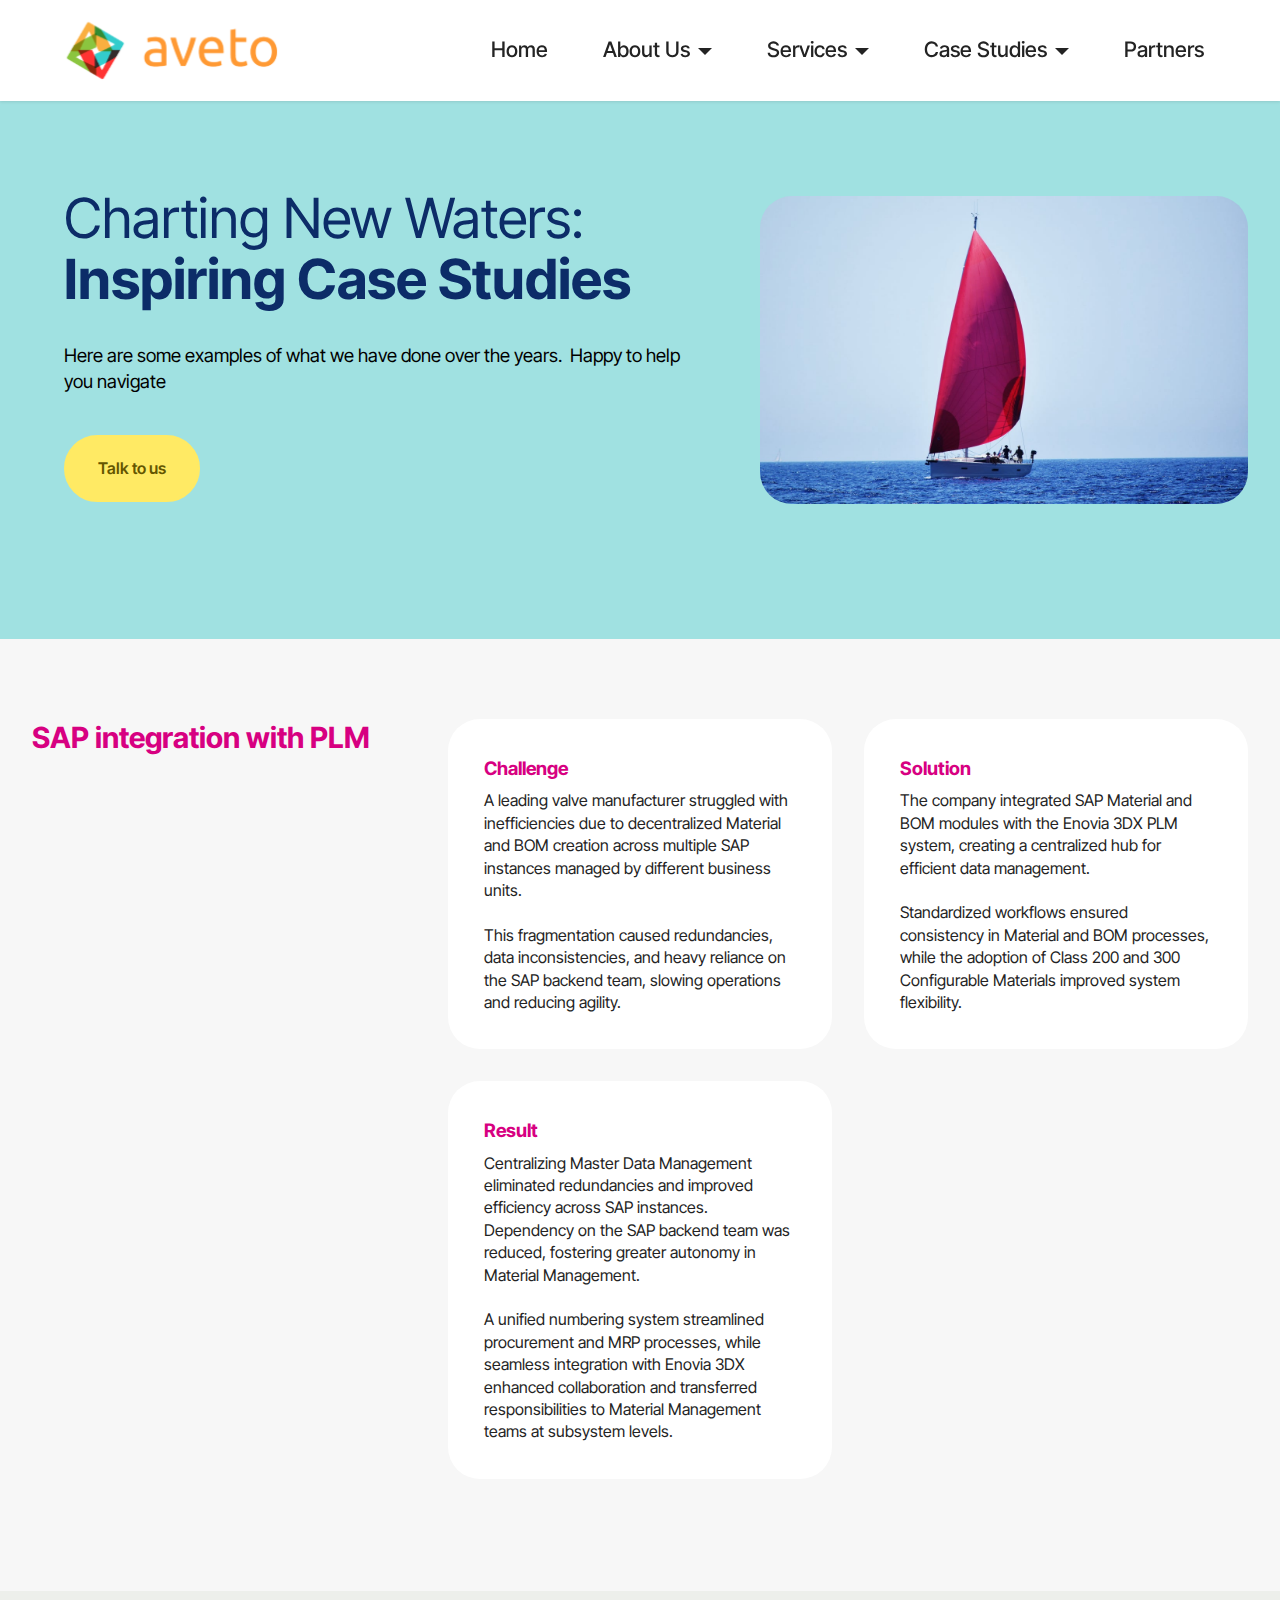
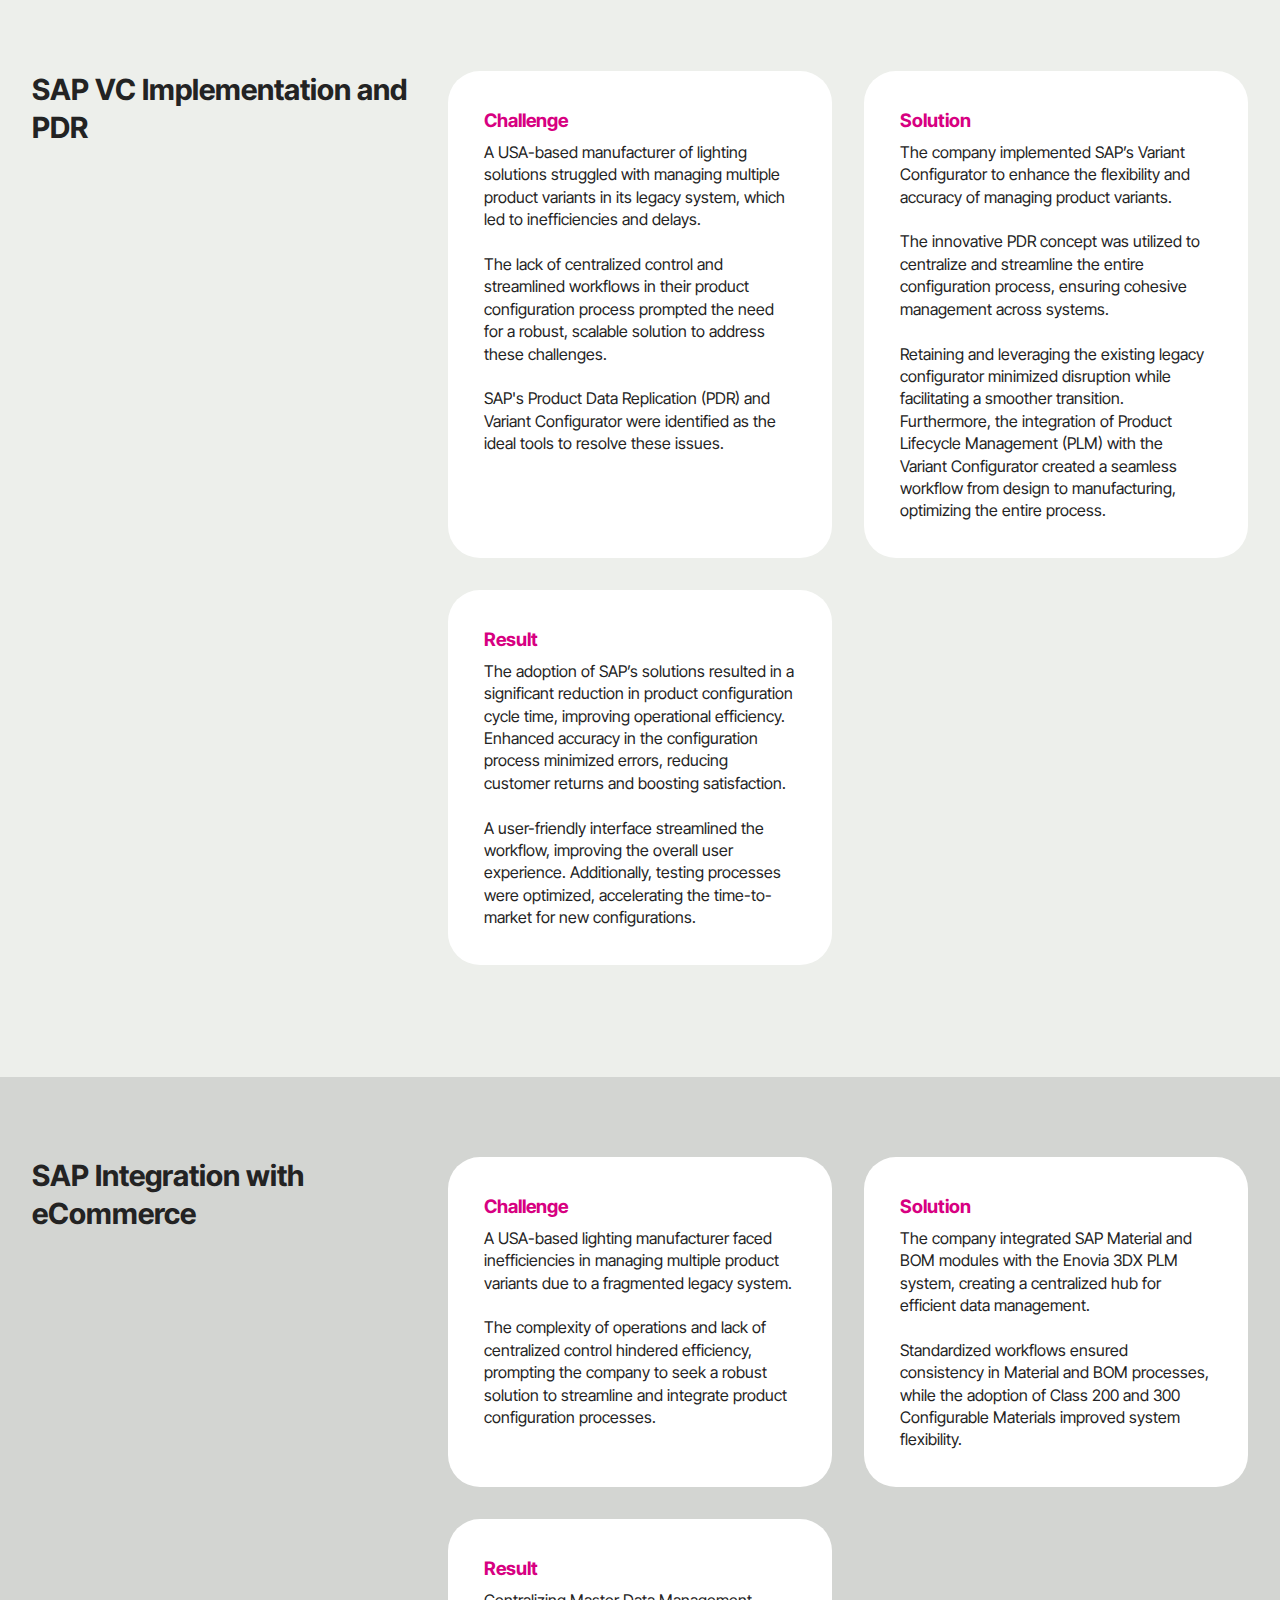
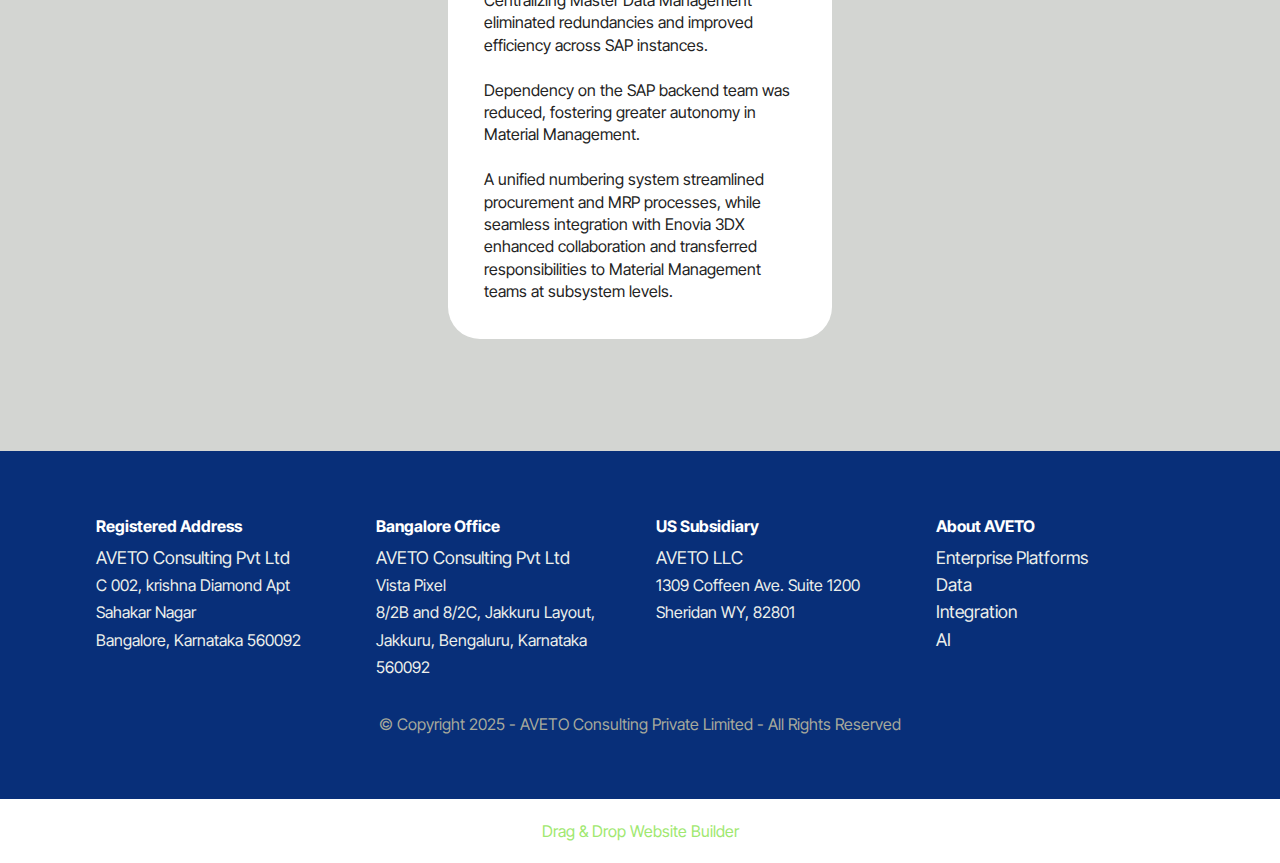
<file: Case Study.html>
<!DOCTYPE html>
<html  >
<head>
  <!-- Site made with Mobirise Website Builder v5.9.18, https://mobirise.com -->
  <meta charset="UTF-8">
  <meta http-equiv="X-UA-Compatible" content="IE=edge">
  <meta name="generator" content="Mobirise v5.9.18, mobirise.com">
  <meta name="twitter:card" content="summary_large_image"/>
  <meta name="twitter:image:src" content="assets/images/Case Study-meta.jpg">
  <meta property="og:image" content="assets/images/Case Study-meta.jpg">
  <meta name="twitter:title" content="Case Studies">
  <meta name="viewport" content="width=device-width, initial-scale=1, minimum-scale=1">
  <link rel="shortcut icon" href="assets/images/apple-touch-icon-128x128-2.png" type="image/x-icon">
  <meta name="description" content="Charting New Waters: Inspiring Case Studies
Here are some examples of what we have done over the years.  Happy to help you navigate">
  
  
  <title>Case Studies</title>
  <link rel="stylesheet" href="assets/bootstrap/css/bootstrap.min.css">
  <link rel="stylesheet" href="assets/bootstrap/css/bootstrap-grid.min.css">
  <link rel="stylesheet" href="assets/bootstrap/css/bootstrap-reboot.min.css">
  <link rel="stylesheet" href="assets/dropdown/css/style.css">
  <link rel="stylesheet" href="assets/socicon/css/styles.css">
  <link rel="stylesheet" href="assets/theme/css/style.css">
  <link rel="preload" href="https://fonts.googleapis.com/css?family=Inter+Tight:100,200,300,400,500,600,700,800,900,100i,200i,300i,400i,500i,600i,700i,800i,900i&display=swap" as="style" onload="this.onload=null;this.rel='stylesheet'">
  <noscript><link rel="stylesheet" href="https://fonts.googleapis.com/css?family=Inter+Tight:100,200,300,400,500,600,700,800,900,100i,200i,300i,400i,500i,600i,700i,800i,900i&display=swap"></noscript>
  <link rel="preload" as="style" href="assets/mobirise/css/mbr-additional.css?v=XWkRiD"><link rel="stylesheet" href="assets/mobirise/css/mbr-additional.css?v=XWkRiD" type="text/css">

  
  
  
</head>
<body>

<!-- Analytics -->
<link rel="apple-touch-icon" sizes="180x180" href="assets/images/apple-touch-icon.png">
    <link rel="icon" type="image/png" sizes="32x32" href="assets/images/favicon-32x32.png">
    <link rel="icon" type="image/png" sizes="16x16" href="assets/images/favicon-16x16.png">
    <link rel="icon" href="assets/images/favicon.ico" type="image/x-icon">
    <link rel="icon" href="assets/images/favicon.ico" type="image/x-icon">
    <link rel="shortcut icon" href="assets/images/favicon.ico" type="image/x-icon">
    <link rel=" alternate icon" href="assets/images/favicon.ico" type="image/x-icon">
<meta http-equiv="Content-Type" content="text/html; charset=utf-8">
    <meta name="language" content="English">
    <meta name="revisit-after" content="10 days">
    <meta name="author" content="Aveto">
<meta name="robots" content="index, follow">
<link rel="manifest" href="/site.webmanifest">
    <meta name="google-site-verification" content="ULOJJ6HpmZHc3IWND9CQSoDyovv0ef3IBIgjUOHJnWQ" />   
    <script type="application/ld+json">
      {
        "@context": "https://schema.org",
        "@type": "LocalBusiness",
        "name": "Aveto",
        "image": "https://example.com/logo.jpg",
        "address": {
          "@type": "PostalAddress",
          "streetAddress": "123 Main St",
          "addressLocality": "Bengaluru",
          "addressRegion": "Karnataka",
          "postalCode": "560092"
        },
        "telephone": "",
        "openingHours": "Mo,Tu,We,Th,Fr 09:00-19:00",
        "potentialAction": {
          "@type": "SearchAction",
          "target": "https://www.avetoconsulting.com/{search_term_string}",
          "query-input": "required name=search_term_string"
        },
        "siteNavigation": [
          {
            "@type": "SiteNavigationElement",
            "name": "Home",
            "url": "https://avetoconsulting.com/"
          },
          {
            "@type": "SiteNavigationElement",
            "name": "Team Aveto",
            "url": "https://avetoconsulting.com/Team%20AVETO.html#gallery01-7h"
          },
          {
            "@type": "SiteNavigationElement",
            "name": "SAP",
            "url": "https://avetoconsulting.com/SAP.html#article04-6d"
          },
          {
            "@type": "SiteNavigationElement",
            "name": "DATA",
            "url": "https://avetoconsulting.com/Data.html#article04-67"
          }
        ]
      }
      </script>
<script>
  document.addEventListener('DOMContentLoaded', function () {
    // Get the current page URL
    const currentUrl = window.location.href;

    // Check if the canonical tag exists
    let canonicalTag = document.querySelector('link[rel="canonical"]');

    // If not, create it
    if (!canonicalTag) {
      canonicalTag = document.createElement('link');
      canonicalTag.rel = 'canonical';
      document.head.appendChild(canonicalTag);
    }

    // Set the canonical URL
    canonicalTag.href = currentUrl;
  });
</script>
<style>
.cid-uwJYKt23Pr .row {
    background: initial;
    padding: 4rem 3rem;
    border-radius: 2rem;
    margin: 0;
}
.cid-uwJYKt23Pr {
    padding-top: 0rem;
    padding-bottom: 0rem;
    background-color: #082f79;
}
</style>
<!-- /Analytics -->


  
  <section data-bs-version="5.1" class="menu menu1 cid-uvwnYnTbpQ" once="menu" id="menu1-x">
    

    <nav class="navbar navbar-dropdown navbar-fixed-top navbar-expand-lg">
        <div class="container-fluid">
            <div class="navbar-brand">
                <span class="navbar-logo">
                    <a href="index.html#header19-o">
                        <img src="assets/images/logo-both.svg" alt="Aveto Consulting" style="height: 5rem;">
                    </a>
                </span>
                <span class="navbar-caption-wrap"><a class="navbar-caption text-info display-2" href="index.html#header19-o"></a></span>
            </div>
            <button class="navbar-toggler" type="button" data-toggle="collapse" data-bs-toggle="collapse" data-target="#navbarSupportedContent" data-bs-target="#navbarSupportedContent" aria-controls="navbarNavAltMarkup" aria-expanded="false" aria-label="Toggle navigation">
                <div class="hamburger">
                    <span></span>
                    <span></span>
                    <span></span>
                    <span></span>
                </div>
            </button>
            <div class="collapse navbar-collapse" id="navbarSupportedContent">
                <ul class="navbar-nav nav-dropdown nav-right" data-app-modern-menu="true"><li class="nav-item"><a class="nav-link link text-black text-primary display-4" href="index.html#header19-o">Home</a></li><li class="nav-item dropdown"><a class="nav-link link text-black dropdown-toggle show display-4" href="https://mobiri.se" data-toggle="dropdown-submenu" data-bs-toggle="dropdown" data-bs-auto-close="outside" aria-expanded="false">About Us</a><div class="dropdown-menu show" aria-labelledby="dropdown-554" data-bs-popper="none"><a class="text-black show dropdown-item text-primary display-4" href="team-aveto.html">Team</a><a class="text-black show dropdown-item text-primary display-4" href="index.html#people03-6n">Leadership</a></div></li><li class="nav-item dropdown"><a class="nav-link link text-black dropdown-toggle display-4" href="https://mobiri.se" data-toggle="dropdown-submenu" data-bs-toggle="dropdown" data-bs-auto-close="outside" aria-expanded="false">Services</a><div class="dropdown-menu" aria-labelledby="dropdown-690"><div class="dropdown"><a class="text-black dropdown-item dropdown-toggle show display-4" href="https://mobiri.se" data-toggle="dropdown-submenu" data-bs-toggle="dropdown" data-bs-auto-close="outside" aria-expanded="false">Enterprise Solutions</a><div class="dropdown-menu dropdown-submenu show" aria-labelledby="dropdown-944" data-bs-popper="none"><a class="text-black show dropdown-item text-primary display-4" href="SAP.html#article04-6d">SAP</a><a class="text-black show dropdown-item text-primary display-4" href="Oracle.html#header01-6e">Oracle</a><a class="text-black show dropdown-item text-primary display-4" href="Oracle NetSuite.html#article04-7n">Oracle NetSuite</a></div></div><a class="text-black show dropdown-item text-primary display-4" href="Data.html#article04-67">Data</a><a class="text-black show dropdown-item text-primary display-4" href="Integration.html#article04-69">Integration</a><a class="text-black show dropdown-item text-primary display-4" href="AI.html#header01-76">AI Enablement</a></div></li>
                    <li class="nav-item dropdown"><a class="nav-link link text-black dropdown-toggle display-4" href="https://mobiri.se" data-toggle="dropdown-submenu" data-bs-toggle="dropdown" data-bs-auto-close="outside" aria-expanded="false">Case Studies</a><div class="dropdown-menu" aria-labelledby="dropdown-212"><a class="text-black show dropdown-item text-primary display-4" href="Case Study.html#features037-2b">PLM Integration</a><a class="text-black show dropdown-item text-primary display-4" href="Case Study.html#features037-2c">SAP VC &amp; eCom</a><a class="text-black dropdown-item text-primary display-4" href="Case Study.html#features037-2e">SAP VC</a></div>
                    </li><li class="nav-item"><a class="nav-link link text-black text-primary display-4" href="partners.html">Partners<br></a></li></ul>
                
                
            </div>
        </div>
    </nav>
</section>

<section data-bs-version="5.1" class="start article4 cid-uw9WF8LMri" id="article04-6r">
	

	
	

	<div class="container">
		<div class="row justify-content-center">
			<div class="col-12 col-md-12 col-lg-5 image-wrapper">
				<img class="w-100" src="assets/images/mbr-1256x792.jpg" alt="Aveto | Aveto Consulting">
			</div>
			<div class="col-12 col-md-12 col-lg">
				<div class="text-wrapper align-left">
					<h1 class="mbr-section-title mbr-fonts-style mb-4 display-1">Charting New Waters:<strong> Inspiring Case Studies</strong></h1>
					<p class="mbr-text mbr-fonts-style mb-4 display-5">
						Here are some examples of what we have done over the years.&nbsp; Happy to help you navigate</p>
					<div class="mbr-section-btn mt-3"><a class="btn btn-lg btn-danger display-7" href="https://avetoconsulting.zohobookings.com/#/4633229000000036078" target="_blank">Talk to us</a></div>
				</div>
			</div>
		</div>
	</div>
</section>

<section data-bs-version="5.1" class="features037 cid-uvTaV8yXrg" id="features037-2b">
	
	
	
	<div class="container">
		<div class="row justify-content-center">
			<div class="col-lg-4">
				<div class="col-12 col-md-12">
					<h5 class="mbr-section-title mbr-fonts-style mt-0 mb-4 display-2">
						<strong>SAP integration with PLM</strong></h5>
					<h6 class="mbr-section-subtitle mbr-fonts-style mt-0 mb-4 display-5"></h6>
					
				</div>
			</div>

			<div class="col-lg-8 side-features">
				<div class="item features-without-image col-12 col-md-12 col-lg-6 item-mb active">
					<div class="item-wrapper">
						<div class="item-content align-left">
							
							<h5 class="card-title mbr-fonts-style display-5">
								<strong>Challenge</strong></h5>
							<p class="card-text mbr-fonts-style display-7">
								A leading valve manufacturer struggled with inefficiencies due to decentralized Material and BOM creation across multiple SAP instances managed by different business units. <br><br>This fragmentation caused redundancies, data inconsistencies, and heavy reliance on the SAP backend team, slowing operations and reducing agility.</p>
							
						</div>

					</div>
				</div><div class="item features-without-image col-12 col-md-12 col-lg-6 item-mb">
					<div class="item-wrapper">
						<div class="item-content align-left">
							
							<h5 class="card-title mbr-fonts-style display-5">
								<strong>Solution</strong></h5>
							<p class="card-text mbr-fonts-style display-7">
								The company integrated SAP Material and BOM modules with the Enovia 3DX PLM system, creating a centralized hub for efficient data management. <br><br>Standardized workflows ensured consistency in Material and BOM processes, while the adoption of Class 200 and 300 Configurable Materials improved system flexibility.</p>
							
						</div>

					</div>
				</div><div class="item features-without-image col-12 col-md-12 col-lg-6 item-mb">
					<div class="item-wrapper">
						<div class="item-content align-left">
							
							<h5 class="card-title mbr-fonts-style display-5">
								<strong>Result</strong></h5>
							<p class="card-text mbr-fonts-style display-7">
							Centralizing Master Data Management eliminated redundancies and improved efficiency across SAP instances. Dependency on the SAP backend team was reduced, fostering greater autonomy in Material Management. <br><br>A unified numbering system streamlined procurement and MRP processes, while seamless integration with Enovia 3DX enhanced collaboration and transferred responsibilities to Material Management teams at subsystem levels.</p>

							
						</div>

					</div>
				</div>
				
				
				

			</div>
		</div>
	</div>
</section>

<section data-bs-version="5.1" class="features037 cid-uvTc3sN851" id="features037-2c">
	
	
	
	<div class="container">
		<div class="row justify-content-center">
			<div class="col-lg-4">
				<div class="col-12 col-md-12">
					<h5 class="mbr-section-title mbr-fonts-style mt-0 mb-4 display-2"><strong>SAP VC Implementation and PDR</strong></h5>
					<h6 class="mbr-section-subtitle mbr-fonts-style mt-0 mb-4 display-5"></h6>
					
				</div>
			</div>

			<div class="col-lg-8 side-features">
				<div class="item features-without-image col-12 col-md-12 col-lg-6 item-mb active">
					<div class="item-wrapper">
						<div class="item-content align-left">
							
							<h5 class="card-title mbr-fonts-style display-5">
								<strong>Challenge</strong></h5>
							<p class="card-text mbr-fonts-style display-7">
								A USA-based manufacturer of lighting solutions struggled with managing multiple product variants in its legacy system, which led to inefficiencies and delays. <br><br>The lack of centralized control and streamlined workflows in their product configuration process prompted the need for a robust, scalable solution to address these challenges. <br><br>SAP's Product Data Replication (PDR) and Variant Configurator were identified as the ideal tools to resolve these issues.</p>
							
						</div>

					</div>
				</div><div class="item features-without-image col-12 col-md-12 col-lg-6 item-mb">
					<div class="item-wrapper">
						<div class="item-content align-left">
							
							<h5 class="card-title mbr-fonts-style display-5">
								<strong>Solution</strong></h5>
							<p class="card-text mbr-fonts-style display-7">
								The company implemented SAP’s Variant Configurator to enhance the flexibility and accuracy of managing product variants. <br><br>The innovative PDR concept was utilized to centralize and streamline the entire configuration process, ensuring cohesive management across systems. <br><br>Retaining and leveraging the existing legacy configurator minimized disruption while facilitating a smoother transition. Furthermore, the integration of Product Lifecycle Management (PLM) with the Variant Configurator created a seamless workflow from design to manufacturing, optimizing the entire process.</p>
							
						</div>

					</div>
				</div><div class="item features-without-image col-12 col-md-12 col-lg-6 item-mb">
					<div class="item-wrapper">
						<div class="item-content align-left">
							
							<h5 class="card-title mbr-fonts-style display-5">
								<strong>Result</strong></h5>
							<p class="card-text mbr-fonts-style display-7">
							The adoption of SAP’s solutions resulted in a significant reduction in product configuration cycle time, improving operational efficiency. Enhanced accuracy in the configuration process minimized errors, reducing customer returns and boosting satisfaction. <br><br>A user-friendly interface streamlined the workflow, improving the overall user experience. Additionally, testing processes were optimized, accelerating the time-to-market for new configurations.</p>

							
						</div>

					</div>
				</div>
				
				
				

			</div>
		</div>
	</div>
</section>

<section data-bs-version="5.1" class="features037 cid-uvTdPdDHGQ" id="features037-2e">
	
	
	
	<div class="container">
		<div class="row justify-content-center">
			<div class="col-lg-4">
				<div class="col-12 col-md-12">
					<h5 class="mbr-section-title mbr-fonts-style mt-0 mb-4 display-2">
						<strong>SAP Integration with eCommerce</strong></h5>
					<h6 class="mbr-section-subtitle mbr-fonts-style mt-0 mb-4 display-5"></h6>
					
				</div>
			</div>

			<div class="col-lg-8 side-features">
				<div class="item features-without-image col-12 col-md-12 col-lg-6 item-mb active">
					<div class="item-wrapper">
						<div class="item-content align-left">
							
							<h5 class="card-title mbr-fonts-style display-5">
								<strong>Challenge</strong></h5>
							<p class="card-text mbr-fonts-style display-7">
								A USA-based lighting manufacturer faced inefficiencies in managing multiple product variants due to a fragmented legacy system. <br><br>The complexity of operations and lack of centralized control hindered efficiency, prompting the company to seek a robust solution to streamline and integrate product configuration processes.</p>
							
						</div>

					</div>
				</div><div class="item features-without-image col-12 col-md-12 col-lg-6 item-mb">
					<div class="item-wrapper">
						<div class="item-content align-left">
							
							<h5 class="card-title mbr-fonts-style display-5">
								<strong>Solution</strong></h5>
							<p class="card-text mbr-fonts-style display-7">
								The company integrated SAP Material and BOM modules with the Enovia 3DX PLM system, creating a centralized hub for efficient data management. <br><br>Standardized workflows ensured consistency in Material and BOM processes, while the adoption of Class 200 and 300 Configurable Materials improved system flexibility.</p>
							
						</div>

					</div>
				</div><div class="item features-without-image col-12 col-md-12 col-lg-6 item-mb">
					<div class="item-wrapper">
						<div class="item-content align-left">
							
							<h5 class="card-title mbr-fonts-style display-5">
								<strong>Result</strong></h5>
							<p class="card-text mbr-fonts-style display-7">
							Centralizing Master Data Management eliminated redundancies and improved efficiency across SAP instances. <br><br>Dependency on the SAP backend team was reduced, fostering greater autonomy in Material Management. <br><br>A unified numbering system streamlined procurement and MRP processes, while seamless integration with Enovia 3DX enhanced collaboration and transferred responsibilities to Material Management teams at subsystem levels.</p>

							
						</div>

					</div>
				</div>
				
				
				

			</div>
		</div>
	</div>
</section>

<section data-bs-version="5.1" class="footer1 cid-uwJYKt23Pr" once="footers" id="footer01-7w">
	

	
	
	<div class="container">
		<div class="row mbr-white">
			<div class="col-12 col-md-6 col-lg-3">
				<h5 class="mbr-section-subtitle mbr-fonts-style mb-2 display-7"><strong>Registered Address</strong></h5>
				<ul class="list mbr-fonts-style display-7">
					<li class="mbr-text item-wrap"><span style="font-size: 1.1rem;">AVETO Consulting Pvt Ltd</span><br></li><li class="mbr-text item-wrap">C 002, krishna Diamond Apt
</li><li class="mbr-text item-wrap">Sahakar Nagar
</li><li class="mbr-text item-wrap">Bangalore, Karnataka 560092</li>
				</ul>
			</div>
			<div class="col-12 col-md-6 col-lg-3">
				<h5 class="mbr-section-subtitle mbr-fonts-style mb-2 display-7"><strong>Bangalore Office</strong></h5>
				<ul class="list mbr-fonts-style display-7">
					<li class="mbr-text item-wrap"><span style="font-size: 1.1rem;">AVETO Consulting Pvt Ltd</span><br></li><li class="mbr-text item-wrap">Vista Pixel 
</li><li class="mbr-text item-wrap">8/2B and 8/2C, Jakkuru Layout, Jakkuru, Bengaluru, Karnataka 560092</li>
				</ul>
			</div>
			<div class="col-12 col-md-6 col-lg-3">
				<h5 class="mbr-section-subtitle mbr-fonts-style mb-2 display-7"><strong>US Subsidiary</strong></h5>
				<ul class="list mbr-fonts-style display-7">
					<li class="mbr-text item-wrap"><span style="font-size: 1.1rem;">AVETO LLC</span><br></li><li class="mbr-text item-wrap">1309 Coffeen Ave. Suite 1200</li><li class="mbr-text item-wrap">Sheridan WY, 82801</li>
				</ul>
			</div>
			<div class="col-12 col-md-6 col-lg-3">
				<h5 class="mbr-section-subtitle mbr-fonts-style mb-2 display-7"><strong>About AVETO</strong></h5>
				<ul class="list mbr-fonts-style display-7">
					<li class="mbr-text item-wrap"><span style="font-size: 17.6px;">Enterprise Platforms</span><br></li><li class="mbr-text item-wrap"><span style="font-size: 17.6px;">Data</span></li><li class="mbr-text item-wrap"><span style="font-size: 17.6px;">Integration</span></li><li class="mbr-text item-wrap"><span style="font-size: 17.6px;">AI</span></li>
				</ul>
			</div>
			
			<div class="col-12 mt-4">
				<p class="mbr-text mb-0 mbr-fonts-style copyright align-center display-7">
					© Copyright 2025 - AVETO Consulting Private Limited - All Rights Reserved
				</p>
			</div>
		</div>
	</div>
</section><section class="display-7" style="padding: 0;align-items: center;justify-content: center;flex-wrap: wrap;    align-content: center;display: flex;position: relative;height: 4rem;"><a href="https://mobiri.se/3678816" style="flex: 1 1;height: 4rem;position: absolute;width: 100%;z-index: 1;"><img alt="" style="height: 4rem;" src="[data-uri]"></a><p style="margin: 0;text-align: center;" class="display-7">&#8204;</p><a style="z-index:1" href="https://mobirise.com/drag-drop-website-builder.html">Drag & Drop Website Builder</a></section><script src="assets/bootstrap/js/bootstrap.bundle.min.js"></script>  <script src="assets/smoothscroll/smooth-scroll.js"></script>  <script src="assets/ytplayer/index.js"></script>  <script src="assets/dropdown/js/navbar-dropdown.js"></script>  <script src="assets/theme/js/script.js"></script>  
  
  
</body>
</html>
</file>
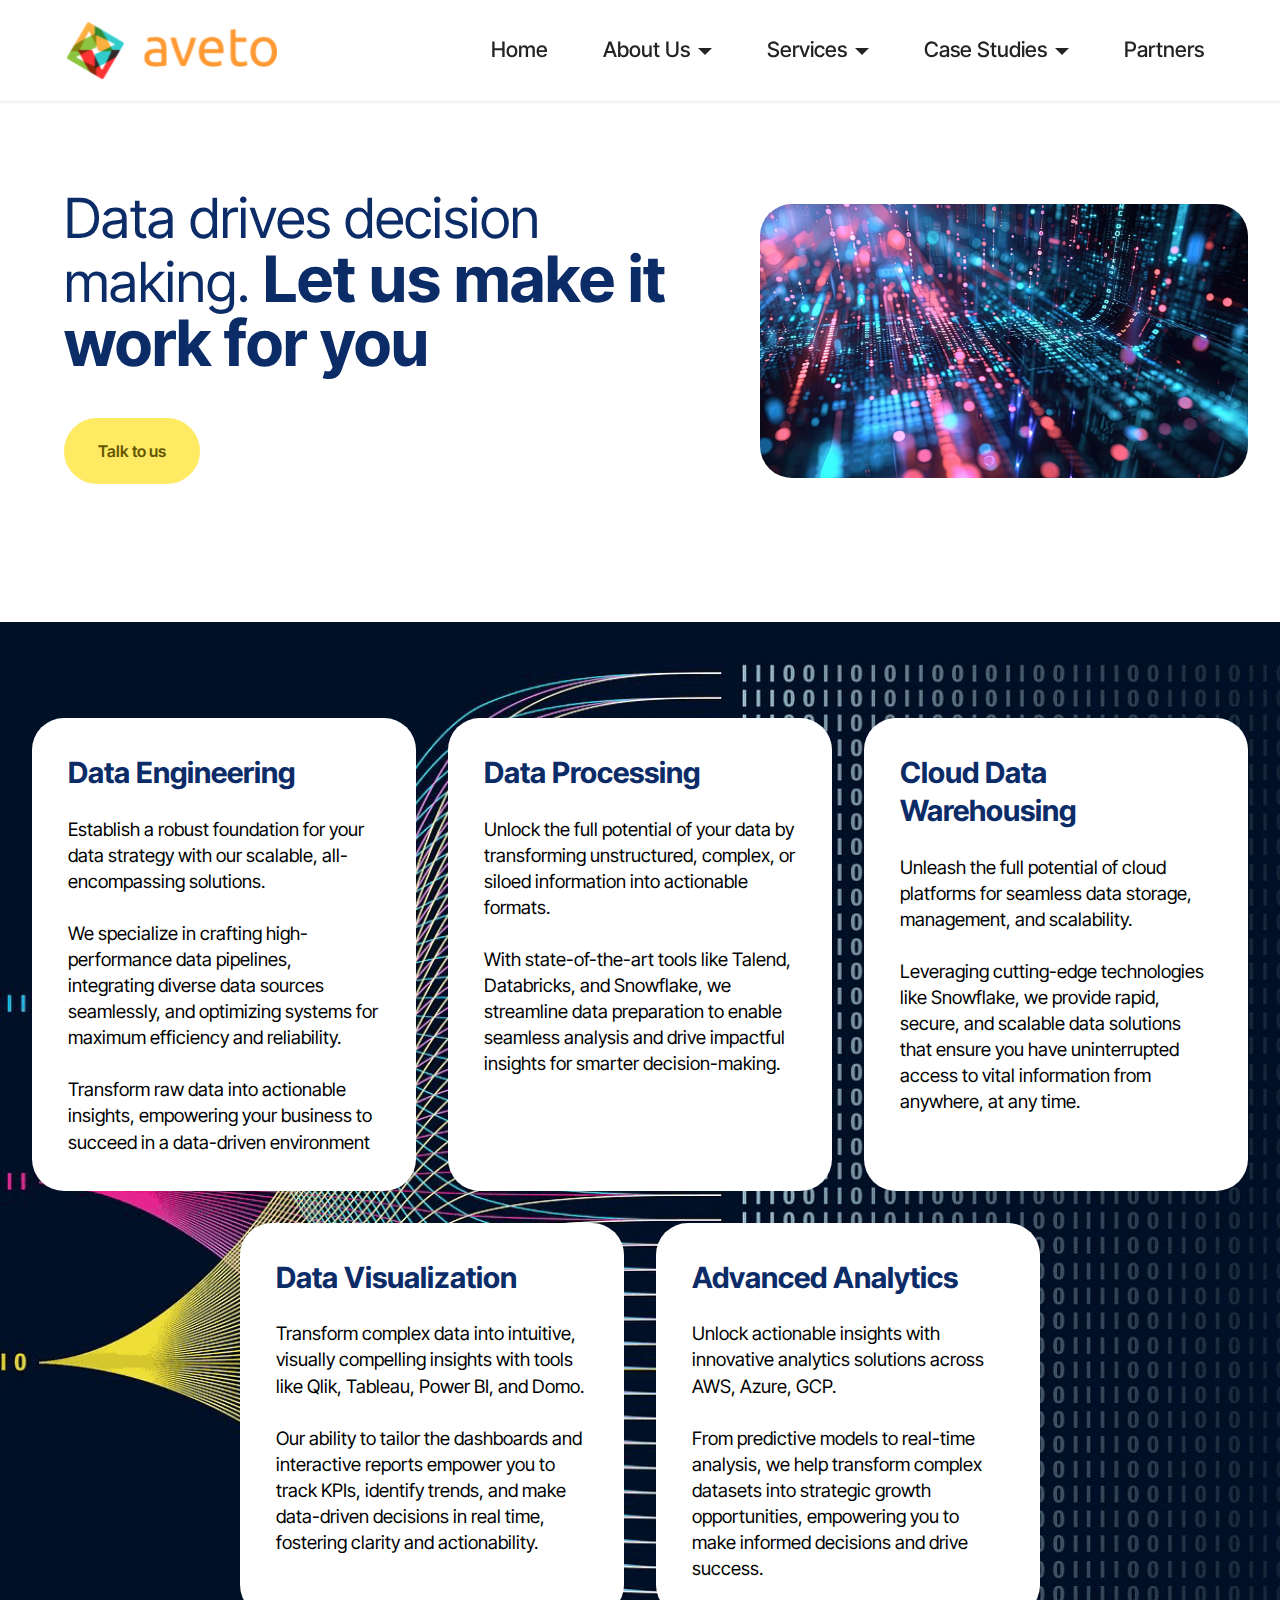
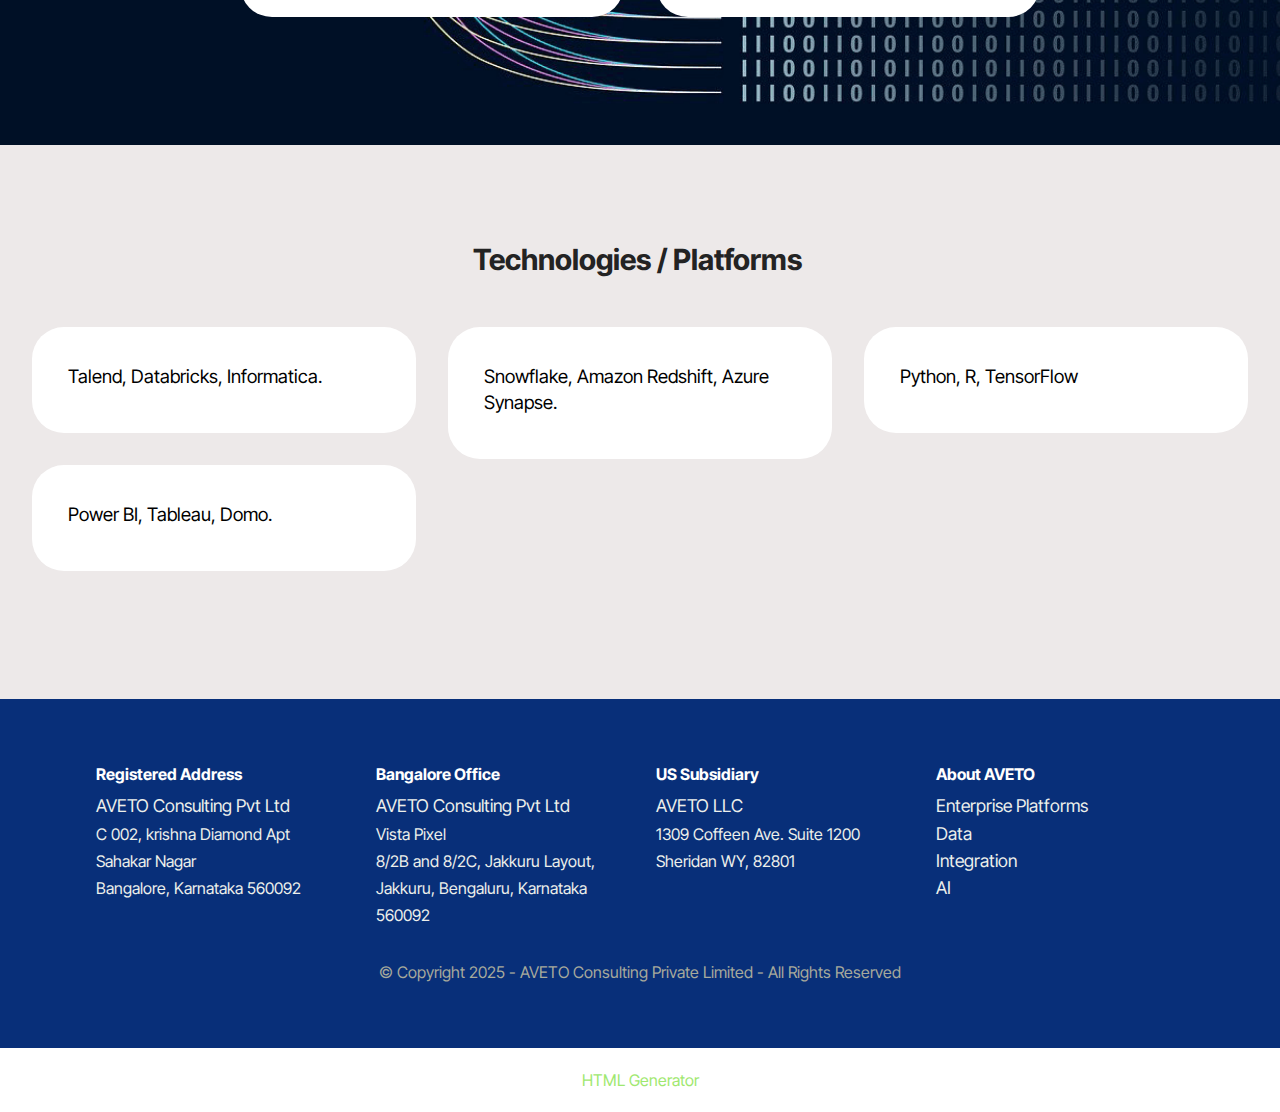
<file: Data.html>
<!DOCTYPE html>
<html  >
<head>
  <!-- Site made with Mobirise Website Builder v5.9.18, https://mobirise.com -->
  <meta charset="UTF-8">
  <meta http-equiv="X-UA-Compatible" content="IE=edge">
  <meta name="generator" content="Mobirise v5.9.18, mobirise.com">
  <meta name="twitter:card" content="summary_large_image"/>
  <meta name="twitter:image:src" content="assets/images/Data-meta.jpg">
  <meta property="og:image" content="assets/images/Data-meta.jpg">
  <meta name="twitter:title" content="Data">
  <meta name="viewport" content="width=device-width, initial-scale=1, minimum-scale=1">
  <link rel="shortcut icon" href="assets/images/apple-touch-icon-128x128-2.png" type="image/x-icon">
  <meta name="description" content="Data drives decision making. Let us make it work for you">
  
  
  <title>Data</title>
  <link rel="stylesheet" href="assets/bootstrap/css/bootstrap.min.css">
  <link rel="stylesheet" href="assets/bootstrap/css/bootstrap-grid.min.css">
  <link rel="stylesheet" href="assets/bootstrap/css/bootstrap-reboot.min.css">
  <link rel="stylesheet" href="assets/dropdown/css/style.css">
  <link rel="stylesheet" href="assets/socicon/css/styles.css">
  <link rel="stylesheet" href="assets/theme/css/style.css">
  <link rel="preload" href="https://fonts.googleapis.com/css?family=Inter+Tight:100,200,300,400,500,600,700,800,900,100i,200i,300i,400i,500i,600i,700i,800i,900i&display=swap" as="style" onload="this.onload=null;this.rel='stylesheet'">
  <noscript><link rel="stylesheet" href="https://fonts.googleapis.com/css?family=Inter+Tight:100,200,300,400,500,600,700,800,900,100i,200i,300i,400i,500i,600i,700i,800i,900i&display=swap"></noscript>
  <link rel="preload" as="style" href="assets/mobirise/css/mbr-additional.css?v=OsZfg9"><link rel="stylesheet" href="assets/mobirise/css/mbr-additional.css?v=OsZfg9" type="text/css">

  
  
  
</head>
<body>

<!-- Analytics -->
<link rel="apple-touch-icon" sizes="180x180" href="assets/images/apple-touch-icon.png">
    <link rel="icon" type="image/png" sizes="32x32" href="assets/images/favicon-32x32.png">
    <link rel="icon" type="image/png" sizes="16x16" href="assets/images/favicon-16x16.png">
    <link rel="icon" href="assets/images/favicon.ico" type="image/x-icon">
    <link rel="icon" href="assets/images/favicon.ico" type="image/x-icon">
    <link rel="shortcut icon" href="assets/images/favicon.ico" type="image/x-icon">
    <link rel=" alternate icon" href="assets/images/favicon.ico" type="image/x-icon">
<meta http-equiv="Content-Type" content="text/html; charset=utf-8">
    <meta name="language" content="English">
    <meta name="revisit-after" content="10 days">
    <meta name="author" content="Aveto">
<meta name="robots" content="index, follow">
<link rel="manifest" href="/site.webmanifest">
    <meta name="google-site-verification" content="ULOJJ6HpmZHc3IWND9CQSoDyovv0ef3IBIgjUOHJnWQ" />   
    <script type="application/ld+json">
      {
        "@context": "https://schema.org",
        "@type": "LocalBusiness",
        "name": "Aveto",
        "image": "https://example.com/logo.jpg",
        "address": {
          "@type": "PostalAddress",
          "streetAddress": "123 Main St",
          "addressLocality": "Bengaluru",
          "addressRegion": "Karnataka",
          "postalCode": "560092"
        },
        "telephone": "",
        "openingHours": "Mo,Tu,We,Th,Fr 09:00-19:00",
        "potentialAction": {
          "@type": "SearchAction",
          "target": "https://www.avetoconsulting.com/{search_term_string}",
          "query-input": "required name=search_term_string"
        },
        "siteNavigation": [
          {
            "@type": "SiteNavigationElement",
            "name": "Home",
            "url": "https://avetoconsulting.com/"
          },
          {
            "@type": "SiteNavigationElement",
            "name": "Team Aveto",
            "url": "https://avetoconsulting.com/Team%20AVETO.html#gallery01-7h"
          },
          {
            "@type": "SiteNavigationElement",
            "name": "SAP",
            "url": "https://avetoconsulting.com/SAP.html#article04-6d"
          },
          {
            "@type": "SiteNavigationElement",
            "name": "DATA",
            "url": "https://avetoconsulting.com/Data.html#article04-67"
          }
        ]
      }
      </script>
<script>
  document.addEventListener('DOMContentLoaded', function () {
    // Get the current page URL
    const currentUrl = window.location.href;

    // Check if the canonical tag exists
    let canonicalTag = document.querySelector('link[rel="canonical"]');

    // If not, create it
    if (!canonicalTag) {
      canonicalTag = document.createElement('link');
      canonicalTag.rel = 'canonical';
      document.head.appendChild(canonicalTag);
    }

    // Set the canonical URL
    canonicalTag.href = currentUrl;
  });
</script>
<style>
.cid-uwJYKt23Pr .row {
    background: initial;
    padding: 4rem 3rem;
    border-radius: 2rem;
    margin: 0;
}
.cid-uwJYKt23Pr {
    padding-top: 0rem;
    padding-bottom: 0rem;
    background-color: #082f79;
}
</style>
<!-- /Analytics -->


  
  <section data-bs-version="5.1" class="menu menu1 cid-uvYDBgGm66" once="menu" id="menu1-4r">
    

    <nav class="navbar navbar-dropdown navbar-fixed-top navbar-expand-lg">
        <div class="container-fluid">
            <div class="navbar-brand">
                <span class="navbar-logo">
                    <a href="index.html#header19-o">
                        <img src="assets/images/logo-both.svg" alt="Aveto Consulting" style="height: 5rem;">
                    </a>
                </span>
                <span class="navbar-caption-wrap"><a class="navbar-caption text-info display-2" href="index.html#header19-o"></a></span>
            </div>
            <button class="navbar-toggler" type="button" data-toggle="collapse" data-bs-toggle="collapse" data-target="#navbarSupportedContent" data-bs-target="#navbarSupportedContent" aria-controls="navbarNavAltMarkup" aria-expanded="false" aria-label="Toggle navigation">
                <div class="hamburger">
                    <span></span>
                    <span></span>
                    <span></span>
                    <span></span>
                </div>
            </button>
            <div class="collapse navbar-collapse" id="navbarSupportedContent">
                <ul class="navbar-nav nav-dropdown nav-right" data-app-modern-menu="true"><li class="nav-item"><a class="nav-link link text-black text-primary display-4" href="index.html#header19-o">Home</a></li><li class="nav-item dropdown"><a class="nav-link link text-black dropdown-toggle show display-4" href="https://mobiri.se" data-toggle="dropdown-submenu" data-bs-toggle="dropdown" data-bs-auto-close="outside" aria-expanded="false">About Us</a><div class="dropdown-menu show" aria-labelledby="dropdown-554" data-bs-popper="none"><a class="text-black show dropdown-item text-primary display-4" href="team-aveto.html">Team</a><a class="text-black show dropdown-item text-primary display-4" href="index.html#people03-6n">Leadership</a></div></li><li class="nav-item dropdown"><a class="nav-link link text-black dropdown-toggle display-4" href="https://mobiri.se" data-toggle="dropdown-submenu" data-bs-toggle="dropdown" data-bs-auto-close="outside" aria-expanded="false">Services</a><div class="dropdown-menu" aria-labelledby="dropdown-690"><div class="dropdown"><a class="text-black dropdown-item dropdown-toggle show display-4" href="https://mobiri.se" data-toggle="dropdown-submenu" data-bs-toggle="dropdown" data-bs-auto-close="outside" aria-expanded="false">Enterprise Solutions</a><div class="dropdown-menu dropdown-submenu show" aria-labelledby="dropdown-944" data-bs-popper="none"><a class="text-black show dropdown-item text-primary display-4" href="SAP.html#article04-6d">SAP</a><a class="text-black show dropdown-item text-primary display-4" href="Oracle.html#header01-6e">Oracle</a><a class="text-black show dropdown-item text-primary display-4" href="Oracle NetSuite.html#article04-7n">Oracle NetSuite</a></div></div><a class="text-black show dropdown-item text-primary display-4" href="Data.html#article04-67">Data</a><a class="text-black show dropdown-item text-primary display-4" href="Integration.html#article04-69">Integration</a><a class="text-black show dropdown-item text-primary display-4" href="AI.html#header01-76">AI Enablement</a></div></li>
                    <li class="nav-item dropdown"><a class="nav-link link text-black dropdown-toggle display-4" href="https://mobiri.se" data-toggle="dropdown-submenu" data-bs-toggle="dropdown" data-bs-auto-close="outside" aria-expanded="false">Case Studies</a><div class="dropdown-menu" aria-labelledby="dropdown-212"><a class="text-black show dropdown-item text-primary display-4" href="Case Study.html#features037-2b">PLM Integration</a><a class="text-black show dropdown-item text-primary display-4" href="Case Study.html#features037-2c">SAP VC &amp; eCom</a><a class="text-black dropdown-item text-primary display-4" href="Case Study.html#features037-2e">SAP VC</a></div>
                    </li><li class="nav-item"><a class="nav-link link text-black text-primary display-4" href="partners.html">Partners<br></a></li></ul>
                
                
            </div>
        </div>
    </nav>
</section>

<section data-bs-version="5.1" class="start article4 cid-uvZgktGkqi" id="article04-67">
	

	
	

	<div class="container">
		<div class="row justify-content-center">
			<div class="col-12 col-md-12 col-lg-5 image-wrapper">
				<img class="w-100" src="assets/images/mbr-1476x827.jpg" alt="Aveto | Aveto Consulting">
			</div>
			<div class="col-12 col-md-12 col-lg">
				<div class="text-wrapper align-left">
					<h1 class="mbr-section-title mbr-fonts-style mb-4 display-1">Data drives decision making.&nbsp;<strong style="font-size: 4rem;">Let us make it work for you</strong></h1>
					
					<div class="mbr-section-btn mt-3"><a class="btn btn-lg btn-danger display-7" href="https://avetoconsulting.zohobookings.com/#/4633229000000036078" target="_blank">Talk to us</a></div>
				</div>
			</div>
		</div>
	</div>
</section>

<section data-bs-version="5.1" class="features036 cid-uvYDBnY6LM" id="features036-53">
	

	
	

	<div class="container">
		


		<div class="row justify-content-center">
			

			<div class="item features-without-image col-12 col-md-12 col-lg-4 item-mb active">
				<div class="item-wrapper">
					<div class="align-left item-content">
						<h5 class="mbr-card-title mbr-fonts-style mt-0 mb-3 mbr-number display-2"><strong>Data Engineering</strong></h5>
						<h5 class="card-title mbr-fonts-style display-7"></h5>
						<p class="card-text mbr-fonts-style display-5">Establish a robust foundation for your data strategy with our scalable, all-encompassing solutions. <br><br>We specialize in crafting high-performance data pipelines, integrating diverse data sources seamlessly, and optimizing systems for maximum efficiency and reliability. <br><br>Transform raw data into actionable insights, empowering your business to succeed in a data-driven environment</p>
						
					</div>

				</div>
			</div>
			<div class="item features-without-image col-12 col-md-12 col-lg-4 item-mb">
				<div class="item-wrapper">
					<div class=" align-left item-content">
						<h5 class="mbr-card-title mbr-fonts-style mt-0 mb-3 mbr-number display-2"><strong>Data Processing</strong></h5>
						<h5 class="card-title mbr-fonts-style display-7"></h5>
						<p class="card-text mbr-fonts-style display-5">Unlock the full potential of your data by transforming unstructured, complex, or siloed information into actionable formats. <br><br>With state-of-the-art tools like Talend, Databricks, and Snowflake, we streamline data preparation to enable seamless analysis and drive impactful insights for smarter decision-making.</p>
						
					</div>

				</div>
			</div>
			<div class="item features-without-image col-12 col-md-12 col-lg-4 item-mb">
				<div class="item-wrapper">
					<div class="align-left item-content">
						<h5 class="mbr-card-title mbr-fonts-style mt-0 mb-3 mbr-number display-2"><strong>Cloud Data Warehousing</strong></h5>
						<h5 class="card-title mbr-fonts-style display-7"></h5>
						<p class="card-text mbr-fonts-style display-5">Unleash the full potential of cloud platforms for seamless data storage, management, and scalability. <br><br>Leveraging cutting-edge technologies like Snowflake, we provide rapid, secure, and scalable data solutions that ensure you have uninterrupted access to vital information from anywhere, at any time.</p>
						
					</div>

				</div>
			</div>
			<div class="item features-without-image col-12 col-md-12 col-lg-4 item-mb">
				<div class="item-wrapper">
					<div class="align-left item-content">
						<h5 class="mbr-card-title mbr-fonts-style mt-0 mb-3 mbr-number display-2"><strong>Data Visualization</strong></h5>
						<h5 class="card-title mbr-fonts-style display-7"></h5>
						<p class="card-text mbr-fonts-style display-5">Transform complex data into intuitive, visually compelling insights with tools like Qlik, Tableau, Power BI, and Domo. <br><br>Our ability to tailor the dashboards and interactive reports empower you to track KPIs, identify trends, and make data-driven decisions in real time, fostering clarity and actionability.</p>
						
					</div>

				</div>
			</div><div class="item features-without-image col-12 col-md-12 col-lg-4 item-mb">
				<div class="item-wrapper">
					<div class="align-left item-content">
						<h5 class="mbr-card-title mbr-fonts-style mt-0 mb-3 mbr-number display-2"><strong>Advanced Analytics</strong></h5>
						<h5 class="card-title mbr-fonts-style display-7"></h5>
						<p class="card-text mbr-fonts-style display-5">
							Unlock actionable insights with innovative analytics solutions across AWS, Azure, GCP. <br><br>From predictive models to real-time analysis, we help transform complex datasets into strategic growth opportunities, empowering you to make informed decisions and drive success.</p>
						
					</div>

				</div>
			</div>
			
		</div>
	</div>
</section>

<section data-bs-version="5.1" class="features21 cid-uvYDBoCC4Q" id="features021-54">
  

  
  
  <div class="container">
    <div class="row mb-5 justify-content-center">
      <div class="col-12 mb-0 content-head">
        <h3 class="mbr-section-title mbr-fonts-style align-center mb-0 display-2"><strong>Technologies / Platforms&nbsp;</strong></h3>
        
      </div>
    </div>
    <div class="row mbr-masonry" data-masonry="{&quot;percentPosition&quot;: true }">
      <div class="item features-without-image col-12 col-md-6 col-lg-4 active">
        <div class="item-wrapper">
          <div class="card-box align-left">
            
            <h5 class="card-title mbr-fonts-style display-5">Talend, Databricks, Informatica.</h5>
            
          </div>
        </div>
      </div><div class="item features-without-image col-12 col-md-6 col-lg-4">
        <div class="item-wrapper">
          <div class="card-box align-left">
            
            <h5 class="card-title mbr-fonts-style display-5">Snowflake, Amazon Redshift, Azure Synapse.</h5>
            
          </div>
        </div>
      </div>
      
      
      <div class="item features-without-image col-12 col-md-6 col-lg-4">
        <div class="item-wrapper">
          <div class="card-box align-left">
            
            <h5 class="card-title mbr-fonts-style display-5">Python, R, TensorFlow</h5>
            
          </div>
        </div>
      </div><div class="item features-without-image col-12 col-md-6 col-lg-4">
        <div class="item-wrapper">
          <div class="card-box align-left">
            
            <h5 class="card-title mbr-fonts-style display-5">Power BI, Tableau, Domo.</h5>
            
          </div>
        </div>
      </div>
      
      
    </div>
  </div>
</section>

<section data-bs-version="5.1" class="footer1 cid-uwJYKt23Pr" once="footers" id="footer01-7w">
	

	
	
	<div class="container">
		<div class="row mbr-white">
			<div class="col-12 col-md-6 col-lg-3">
				<h5 class="mbr-section-subtitle mbr-fonts-style mb-2 display-7"><strong>Registered Address</strong></h5>
				<ul class="list mbr-fonts-style display-7">
					<li class="mbr-text item-wrap"><span style="font-size: 1.1rem;">AVETO Consulting Pvt Ltd</span><br></li><li class="mbr-text item-wrap">C 002, krishna Diamond Apt
</li><li class="mbr-text item-wrap">Sahakar Nagar
</li><li class="mbr-text item-wrap">Bangalore, Karnataka 560092</li>
				</ul>
			</div>
			<div class="col-12 col-md-6 col-lg-3">
				<h5 class="mbr-section-subtitle mbr-fonts-style mb-2 display-7"><strong>Bangalore Office</strong></h5>
				<ul class="list mbr-fonts-style display-7">
					<li class="mbr-text item-wrap"><span style="font-size: 1.1rem;">AVETO Consulting Pvt Ltd</span><br></li><li class="mbr-text item-wrap">Vista Pixel 
</li><li class="mbr-text item-wrap">8/2B and 8/2C, Jakkuru Layout, Jakkuru, Bengaluru, Karnataka 560092</li>
				</ul>
			</div>
			<div class="col-12 col-md-6 col-lg-3">
				<h5 class="mbr-section-subtitle mbr-fonts-style mb-2 display-7"><strong>US Subsidiary</strong></h5>
				<ul class="list mbr-fonts-style display-7">
					<li class="mbr-text item-wrap"><span style="font-size: 1.1rem;">AVETO LLC</span><br></li><li class="mbr-text item-wrap">1309 Coffeen Ave. Suite 1200</li><li class="mbr-text item-wrap">Sheridan WY, 82801</li>
				</ul>
			</div>
			<div class="col-12 col-md-6 col-lg-3">
				<h5 class="mbr-section-subtitle mbr-fonts-style mb-2 display-7"><strong>About AVETO</strong></h5>
				<ul class="list mbr-fonts-style display-7">
					<li class="mbr-text item-wrap"><span style="font-size: 17.6px;">Enterprise Platforms</span><br></li><li class="mbr-text item-wrap"><span style="font-size: 17.6px;">Data</span></li><li class="mbr-text item-wrap"><span style="font-size: 17.6px;">Integration</span></li><li class="mbr-text item-wrap"><span style="font-size: 17.6px;">AI</span></li>
				</ul>
			</div>
			
			<div class="col-12 mt-4">
				<p class="mbr-text mb-0 mbr-fonts-style copyright align-center display-7">
					© Copyright 2025 - AVETO Consulting Private Limited - All Rights Reserved
				</p>
			</div>
		</div>
	</div>
</section><section class="display-7" style="padding: 0;align-items: center;justify-content: center;flex-wrap: wrap;    align-content: center;display: flex;position: relative;height: 4rem;"><a href="https://mobiri.se/3678816" style="flex: 1 1;height: 4rem;position: absolute;width: 100%;z-index: 1;"><img alt="" style="height: 4rem;" src="[data-uri]"></a><p style="margin: 0;text-align: center;" class="display-7">&#8204;</p><a style="z-index:1" href="https://mobirise.com/html-builder.html">HTML Generator</a></section><script src="assets/bootstrap/js/bootstrap.bundle.min.js"></script>  <script src="assets/smoothscroll/smooth-scroll.js"></script>  <script src="assets/ytplayer/index.js"></script>  <script src="assets/dropdown/js/navbar-dropdown.js"></script>  <script src="assets/masonry/masonry.pkgd.min.js"></script>  <script src="assets/imagesloaded/imagesloaded.pkgd.min.js"></script>  <script src="assets/theme/js/script.js"></script>  
  
  
</body>
</html>
</file>
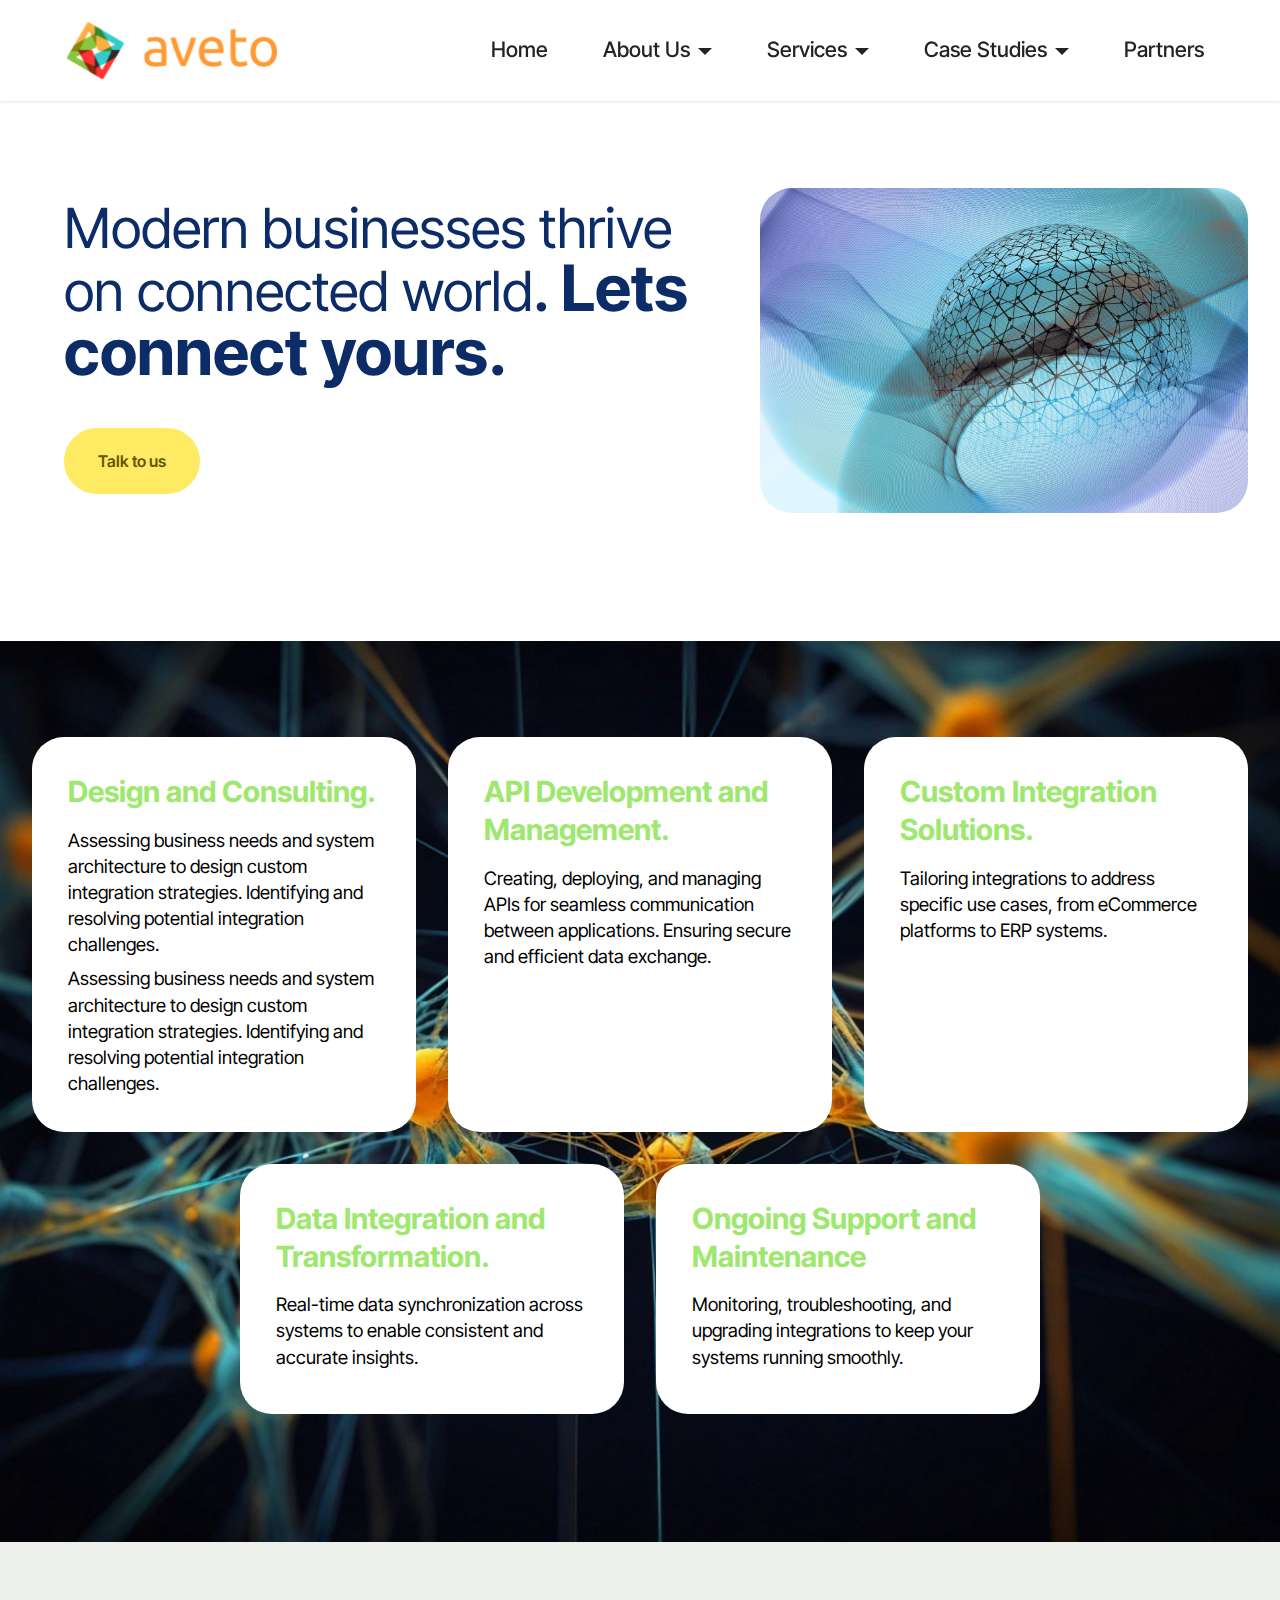
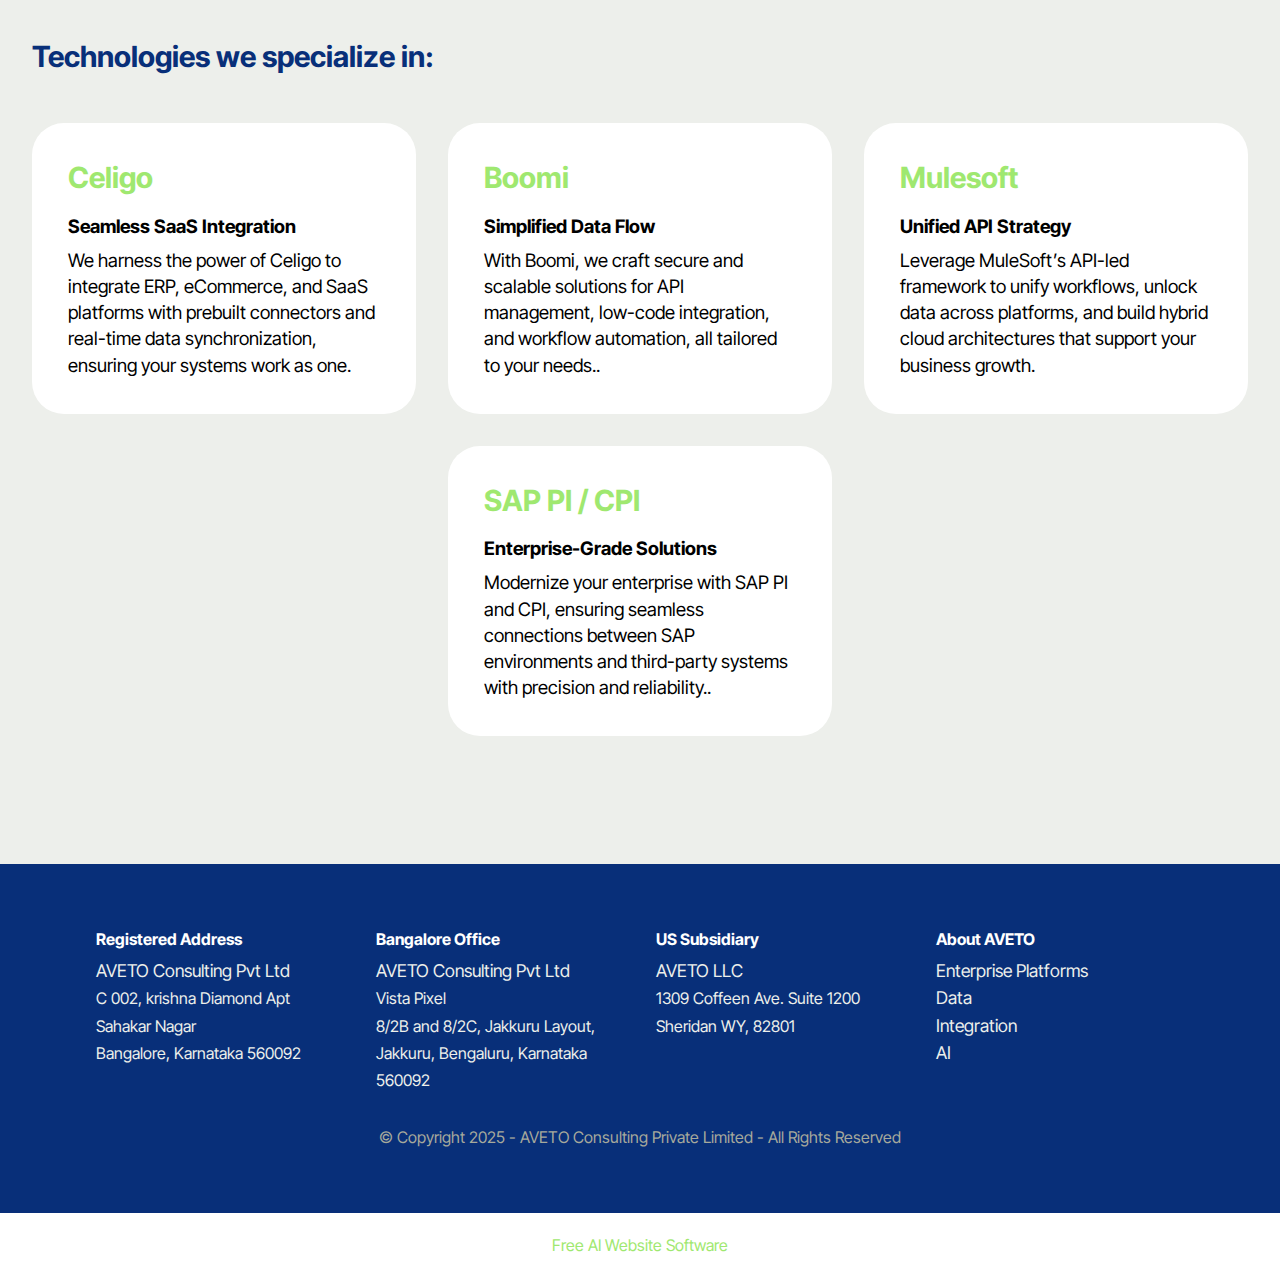
<file: Integration.html>
<!DOCTYPE html>
<html  >
<head>
  <!-- Site made with Mobirise Website Builder v5.9.18, https://mobirise.com -->
  <meta charset="UTF-8">
  <meta http-equiv="X-UA-Compatible" content="IE=edge">
  <meta name="generator" content="Mobirise v5.9.18, mobirise.com">
  <meta name="twitter:card" content="summary_large_image"/>
  <meta name="twitter:image:src" content="assets/images/Integration-meta.jpg">
  <meta property="og:image" content="assets/images/Integration-meta.jpg">
  <meta name="twitter:title" content="Integration">
  <meta name="viewport" content="width=device-width, initial-scale=1, minimum-scale=1">
  <link rel="shortcut icon" href="assets/images/apple-touch-icon-128x128-2.png" type="image/x-icon">
  <meta name="description" content="Modern businesses thrive on connected world. Lets connect yours.">
  
  
  <title>Integration</title>
  <link rel="stylesheet" href="assets/bootstrap/css/bootstrap.min.css">
  <link rel="stylesheet" href="assets/bootstrap/css/bootstrap-grid.min.css">
  <link rel="stylesheet" href="assets/bootstrap/css/bootstrap-reboot.min.css">
  <link rel="stylesheet" href="assets/dropdown/css/style.css">
  <link rel="stylesheet" href="assets/socicon/css/styles.css">
  <link rel="stylesheet" href="assets/theme/css/style.css">
  <link rel="preload" href="https://fonts.googleapis.com/css?family=Inter+Tight:100,200,300,400,500,600,700,800,900,100i,200i,300i,400i,500i,600i,700i,800i,900i&display=swap" as="style" onload="this.onload=null;this.rel='stylesheet'">
  <noscript><link rel="stylesheet" href="https://fonts.googleapis.com/css?family=Inter+Tight:100,200,300,400,500,600,700,800,900,100i,200i,300i,400i,500i,600i,700i,800i,900i&display=swap"></noscript>
  <link rel="preload" as="style" href="assets/mobirise/css/mbr-additional.css?v=uOG0wS"><link rel="stylesheet" href="assets/mobirise/css/mbr-additional.css?v=uOG0wS" type="text/css">

  
  
  
</head>
<body>

<!-- Analytics -->
<link rel="apple-touch-icon" sizes="180x180" href="assets/images/apple-touch-icon.png">
    <link rel="icon" type="image/png" sizes="32x32" href="assets/images/favicon-32x32.png">
    <link rel="icon" type="image/png" sizes="16x16" href="assets/images/favicon-16x16.png">
    <link rel="icon" href="assets/images/favicon.ico" type="image/x-icon">
    <link rel="icon" href="assets/images/favicon.ico" type="image/x-icon">
    <link rel="shortcut icon" href="assets/images/favicon.ico" type="image/x-icon">
    <link rel=" alternate icon" href="assets/images/favicon.ico" type="image/x-icon">
<meta http-equiv="Content-Type" content="text/html; charset=utf-8">
    <meta name="language" content="English">
    <meta name="revisit-after" content="10 days">
    <meta name="author" content="Aveto">
<meta name="robots" content="index, follow">
<link rel="manifest" href="/site.webmanifest">
    <meta name="google-site-verification" content="ULOJJ6HpmZHc3IWND9CQSoDyovv0ef3IBIgjUOHJnWQ" />   
    <script type="application/ld+json">
      {
        "@context": "https://schema.org",
        "@type": "LocalBusiness",
        "name": "Aveto",
        "image": "https://example.com/logo.jpg",
        "address": {
          "@type": "PostalAddress",
          "streetAddress": "123 Main St",
          "addressLocality": "Bengaluru",
          "addressRegion": "Karnataka",
          "postalCode": "560092"
        },
        "telephone": "",
        "openingHours": "Mo,Tu,We,Th,Fr 09:00-19:00",
        "potentialAction": {
          "@type": "SearchAction",
          "target": "https://www.avetoconsulting.com/{search_term_string}",
          "query-input": "required name=search_term_string"
        },
        "siteNavigation": [
          {
            "@type": "SiteNavigationElement",
            "name": "Home",
            "url": "https://avetoconsulting.com/"
          },
          {
            "@type": "SiteNavigationElement",
            "name": "Team Aveto",
            "url": "https://avetoconsulting.com/Team%20AVETO.html#gallery01-7h"
          },
          {
            "@type": "SiteNavigationElement",
            "name": "SAP",
            "url": "https://avetoconsulting.com/SAP.html#article04-6d"
          },
          {
            "@type": "SiteNavigationElement",
            "name": "DATA",
            "url": "https://avetoconsulting.com/Data.html#article04-67"
          }
        ]
      }
      </script>
<script>
  document.addEventListener('DOMContentLoaded', function () {
    // Get the current page URL
    const currentUrl = window.location.href;

    // Check if the canonical tag exists
    let canonicalTag = document.querySelector('link[rel="canonical"]');

    // If not, create it
    if (!canonicalTag) {
      canonicalTag = document.createElement('link');
      canonicalTag.rel = 'canonical';
      document.head.appendChild(canonicalTag);
    }

    // Set the canonical URL
    canonicalTag.href = currentUrl;
  });
</script>
<style>
.cid-uwJYKt23Pr .row {
    background: initial;
    padding: 4rem 3rem;
    border-radius: 2rem;
    margin: 0;
}
.cid-uwJYKt23Pr {
    padding-top: 0rem;
    padding-bottom: 0rem;
    background-color: #082f79;
}
</style>
<!-- /Analytics -->


  
  <section data-bs-version="5.1" class="menu menu1 cid-uvYDCVBUd3" once="menu" id="menu1-58">
    

    <nav class="navbar navbar-dropdown navbar-fixed-top navbar-expand-lg">
        <div class="container-fluid">
            <div class="navbar-brand">
                <span class="navbar-logo">
                    <a href="index.html#header19-o">
                        <img src="assets/images/logo-both.svg" alt="Aveto Consulting" style="height: 5rem;">
                    </a>
                </span>
                <span class="navbar-caption-wrap"><a class="navbar-caption text-info display-2" href="index.html#header19-o"></a></span>
            </div>
            <button class="navbar-toggler" type="button" data-toggle="collapse" data-bs-toggle="collapse" data-target="#navbarSupportedContent" data-bs-target="#navbarSupportedContent" aria-controls="navbarNavAltMarkup" aria-expanded="false" aria-label="Toggle navigation">
                <div class="hamburger">
                    <span></span>
                    <span></span>
                    <span></span>
                    <span></span>
                </div>
            </button>
            <div class="collapse navbar-collapse" id="navbarSupportedContent">
                <ul class="navbar-nav nav-dropdown nav-right" data-app-modern-menu="true"><li class="nav-item"><a class="nav-link link text-black text-primary display-4" href="index.html#header19-o">Home</a></li><li class="nav-item dropdown"><a class="nav-link link text-black dropdown-toggle show display-4" href="https://mobiri.se" data-toggle="dropdown-submenu" data-bs-toggle="dropdown" data-bs-auto-close="outside" aria-expanded="false">About Us</a><div class="dropdown-menu show" aria-labelledby="dropdown-554" data-bs-popper="none"><a class="text-black show dropdown-item text-primary display-4" href="team-aveto.html">Team</a><a class="text-black show dropdown-item text-primary display-4" href="index.html#people03-6n">Leadership</a></div></li><li class="nav-item dropdown"><a class="nav-link link text-black dropdown-toggle display-4" href="https://mobiri.se" data-toggle="dropdown-submenu" data-bs-toggle="dropdown" data-bs-auto-close="outside" aria-expanded="false">Services</a><div class="dropdown-menu" aria-labelledby="dropdown-690"><div class="dropdown"><a class="text-black dropdown-item dropdown-toggle show display-4" href="https://mobiri.se" data-toggle="dropdown-submenu" data-bs-toggle="dropdown" data-bs-auto-close="outside" aria-expanded="false">Enterprise Solutions</a><div class="dropdown-menu dropdown-submenu show" aria-labelledby="dropdown-944" data-bs-popper="none"><a class="text-black show dropdown-item text-primary display-4" href="SAP.html#article04-6d">SAP</a><a class="text-black show dropdown-item text-primary display-4" href="Oracle.html#header01-6e">Oracle</a><a class="text-black show dropdown-item text-primary display-4" href="Oracle NetSuite.html#article04-7n">Oracle NetSuite</a></div></div><a class="text-black show dropdown-item text-primary display-4" href="Data.html#article04-67">Data</a><a class="text-black show dropdown-item text-primary display-4" href="Integration.html#article04-69">Integration</a><a class="text-black show dropdown-item text-primary display-4" href="AI.html#header01-76">AI Enablement</a></div></li>
                    <li class="nav-item dropdown"><a class="nav-link link text-black dropdown-toggle display-4" href="https://mobiri.se" data-toggle="dropdown-submenu" data-bs-toggle="dropdown" data-bs-auto-close="outside" aria-expanded="false">Case Studies</a><div class="dropdown-menu" aria-labelledby="dropdown-212"><a class="text-black show dropdown-item text-primary display-4" href="Case Study.html#features037-2b">PLM Integration</a><a class="text-black show dropdown-item text-primary display-4" href="Case Study.html#features037-2c">SAP VC &amp; eCom</a><a class="text-black dropdown-item text-primary display-4" href="Case Study.html#features037-2e">SAP VC</a></div>
                    </li><li class="nav-item"><a class="nav-link link text-black text-primary display-4" href="partners.html">Partners<br></a></li></ul>
                
                
            </div>
        </div>
    </nav>
</section>

<section data-bs-version="5.1" class="start article4 cid-uvZk1WpRXP" id="article04-69">
	

	
	

	<div class="container">
		<div class="row justify-content-center">
			<div class="col-12 col-md-12 col-lg-5 image-wrapper">
				<img class="w-100" src="assets/images/mbr-1476x984.jpg" alt="Aveto | Aveto Consulting">
			</div>
			<div class="col-12 col-md-12 col-lg">
				<div class="text-wrapper align-left">
					<h1 class="mbr-section-title mbr-fonts-style mb-4 display-1">Modern businesses thrive on connected world<strong>.&nbsp;</strong><strong style="font-size: 4rem;">Lets connect yours.</strong></h1>
					
					<div class="mbr-section-btn mt-3"><a class="btn btn-lg btn-danger display-7" href="https://avetoconsulting.zohobookings.com/#/4633229000000036078" target="_blank">Talk to us</a></div>
				</div>
			</div>
		</div>
	</div>
</section>

<section data-bs-version="5.1" class="features036 cid-uxtHD8hhKE" id="features036-8e">
	

	
	

	<div class="container">
		


		<div class="row justify-content-center">
			

			<div class="item features-without-image col-12 col-md-12 col-lg-4 item-mb active">
				<div class="item-wrapper">
					<div class="align-left item-content">
						<h5 class="mbr-card-title mbr-fonts-style mt-0 mb-3 mbr-number display-2"><strong>Design and Consulting.</strong></h5>
						<h5 class="card-title mbr-fonts-style display-5">Assessing business needs and system architecture to design custom integration strategies. Identifying and resolving potential integration challenges.</h5>
						<p class="card-text mbr-fonts-style display-5">
							Assessing business needs and system architecture to design custom integration strategies. Identifying and resolving potential integration challenges.</p>
						
					</div>

				</div>
			</div>
			<div class="item features-without-image col-12 col-md-12 col-lg-4 item-mb">
				<div class="item-wrapper">
					<div class=" align-left item-content">
						<h5 class="mbr-card-title mbr-fonts-style mt-0 mb-3 mbr-number display-2"><strong>API Development and Management.&nbsp;</strong></h5>
						<h5 class="card-title mbr-fonts-style display-5">Creating, deploying, and managing APIs for seamless communication between applications. Ensuring secure and efficient data exchange.</h5>
						<p class="card-text mbr-fonts-style display-5"></p>
						
					</div>

				</div>
			</div><div class="item features-without-image col-12 col-md-12 col-lg-4 item-mb">
				<div class="item-wrapper">
					<div class="align-left item-content">
						<h5 class="mbr-card-title mbr-fonts-style mt-0 mb-3 mbr-number display-2"><strong>Custom Integration Solutions.&nbsp;</strong></h5>
						<h5 class="card-title mbr-fonts-style display-5">Tailoring integrations to address specific use cases, from eCommerce platforms to ERP systems.</h5>
						<p class="card-text mbr-fonts-style display-5"></p>
						
					</div>

				</div>
			</div><div class="item features-without-image col-12 col-md-12 col-lg-4 item-mb">
				<div class="item-wrapper">
					<div class="align-left item-content">
						<h5 class="mbr-card-title mbr-fonts-style mt-0 mb-3 mbr-number display-2"><strong>Data Integration and Transformation.</strong></h5>
						<h5 class="card-title mbr-fonts-style display-5">Real-time data synchronization across systems to enable consistent and accurate insights.</h5>
						<p class="card-text mbr-fonts-style display-5"></p>
						
					</div>

				</div>
			</div><div class="item features-without-image col-12 col-md-12 col-lg-4 item-mb">
				<div class="item-wrapper">
					<div class="align-left item-content">
						<h5 class="mbr-card-title mbr-fonts-style mt-0 mb-3 mbr-number display-2"><strong>Ongoing Support and Maintenance</strong></h5>
						<h5 class="card-title mbr-fonts-style display-5">Monitoring, troubleshooting, and upgrading integrations to keep your systems running smoothly.</h5>
						<p class="card-text mbr-fonts-style display-5"></p>
						
					</div>

				</div>
			</div>
			
			
			
		</div>
	</div>
</section>

<section data-bs-version="5.1" class="features036 cid-uvYDD0Zcej" id="features036-5h">
	

	
	

	<div class="container">
		<div class="row justify-content-center">
			<div class="col-md-12 content-head mb-5">
				<h1 class="mbr-section-title mbr-fonts-style mb-0 display-2"><strong>Technologies we specialize in:</strong></h1>
				
			</div>
		</div>


		<div class="row justify-content-center">
			

			<div class="item features-without-image col-12 col-md-12 col-lg-4 item-mb active">
				<div class="item-wrapper">
					<div class="align-left item-content">
						<h5 class="mbr-card-title mbr-fonts-style mt-0 mb-3 mbr-number display-2"><strong>Celigo</strong></h5>
						<h5 class="card-title mbr-fonts-style display-5"><strong>Seamless SaaS Integration</strong></h5>
						<p class="card-text mbr-fonts-style display-5">
							We harness the power of Celigo to integrate ERP, eCommerce, and SaaS platforms with prebuilt connectors and real-time data synchronization, ensuring your systems work as one.</p>
						
					</div>

				</div>
			</div>
			<div class="item features-without-image col-12 col-md-12 col-lg-4 item-mb">
				<div class="item-wrapper">
					<div class=" align-left item-content">
						<h5 class="mbr-card-title mbr-fonts-style mt-0 mb-3 mbr-number display-2"><strong>Boomi</strong></h5>
						<h5 class="card-title mbr-fonts-style display-5"><strong>Simplified Data Flow</strong></h5>
						<p class="card-text mbr-fonts-style display-5">
							With Boomi, we craft secure and scalable solutions for API management, low-code integration, and workflow automation, all tailored to your needs..</p>
						
					</div>

				</div>
			</div>
			<div class="item features-without-image col-12 col-md-12 col-lg-4 item-mb">
				<div class="item-wrapper">
					<div class="align-left item-content">
						<h5 class="mbr-card-title mbr-fonts-style mt-0 mb-3 mbr-number display-2"><strong>Mulesoft</strong></h5>
						<h5 class="card-title mbr-fonts-style display-5"><strong>Unified API Strategy</strong></h5>
						<p class="card-text mbr-fonts-style display-5">
							Leverage MuleSoft’s API-led framework to unify workflows, unlock data across platforms, and build hybrid cloud architectures that support your business growth.</p>
						
					</div>

				</div>
			</div>
			<div class="item features-without-image col-12 col-md-12 col-lg-4 item-mb">
				<div class="item-wrapper">
					<div class="align-left item-content">
						<h5 class="mbr-card-title mbr-fonts-style mt-0 mb-3 mbr-number display-2"><strong>SAP PI / CPI</strong></h5>
						<h5 class="card-title mbr-fonts-style display-5"><strong>Enterprise-Grade Solutions</strong></h5>
						<p class="card-text mbr-fonts-style display-5">
							Modernize your enterprise with SAP PI and CPI, ensuring seamless connections between SAP environments and third-party systems with precision and reliability..</p>
						
					</div>

				</div>
			</div>
			
		</div>
	</div>
</section>

<section data-bs-version="5.1" class="footer1 cid-uwJYKt23Pr" once="footers" id="footer01-7w">
	

	
	
	<div class="container">
		<div class="row mbr-white">
			<div class="col-12 col-md-6 col-lg-3">
				<h5 class="mbr-section-subtitle mbr-fonts-style mb-2 display-7"><strong>Registered Address</strong></h5>
				<ul class="list mbr-fonts-style display-7">
					<li class="mbr-text item-wrap"><span style="font-size: 1.1rem;">AVETO Consulting Pvt Ltd</span><br></li><li class="mbr-text item-wrap">C 002, krishna Diamond Apt
</li><li class="mbr-text item-wrap">Sahakar Nagar
</li><li class="mbr-text item-wrap">Bangalore, Karnataka 560092</li>
				</ul>
			</div>
			<div class="col-12 col-md-6 col-lg-3">
				<h5 class="mbr-section-subtitle mbr-fonts-style mb-2 display-7"><strong>Bangalore Office</strong></h5>
				<ul class="list mbr-fonts-style display-7">
					<li class="mbr-text item-wrap"><span style="font-size: 1.1rem;">AVETO Consulting Pvt Ltd</span><br></li><li class="mbr-text item-wrap">Vista Pixel 
</li><li class="mbr-text item-wrap">8/2B and 8/2C, Jakkuru Layout, Jakkuru, Bengaluru, Karnataka 560092</li>
				</ul>
			</div>
			<div class="col-12 col-md-6 col-lg-3">
				<h5 class="mbr-section-subtitle mbr-fonts-style mb-2 display-7"><strong>US Subsidiary</strong></h5>
				<ul class="list mbr-fonts-style display-7">
					<li class="mbr-text item-wrap"><span style="font-size: 1.1rem;">AVETO LLC</span><br></li><li class="mbr-text item-wrap">1309 Coffeen Ave. Suite 1200</li><li class="mbr-text item-wrap">Sheridan WY, 82801</li>
				</ul>
			</div>
			<div class="col-12 col-md-6 col-lg-3">
				<h5 class="mbr-section-subtitle mbr-fonts-style mb-2 display-7"><strong>About AVETO</strong></h5>
				<ul class="list mbr-fonts-style display-7">
					<li class="mbr-text item-wrap"><span style="font-size: 17.6px;">Enterprise Platforms</span><br></li><li class="mbr-text item-wrap"><span style="font-size: 17.6px;">Data</span></li><li class="mbr-text item-wrap"><span style="font-size: 17.6px;">Integration</span></li><li class="mbr-text item-wrap"><span style="font-size: 17.6px;">AI</span></li>
				</ul>
			</div>
			
			<div class="col-12 mt-4">
				<p class="mbr-text mb-0 mbr-fonts-style copyright align-center display-7">
					© Copyright 2025 - AVETO Consulting Private Limited - All Rights Reserved
				</p>
			</div>
		</div>
	</div>
</section><section class="display-7" style="padding: 0;align-items: center;justify-content: center;flex-wrap: wrap;    align-content: center;display: flex;position: relative;height: 4rem;"><a href="https://mobiri.se/3678816" style="flex: 1 1;height: 4rem;position: absolute;width: 100%;z-index: 1;"><img alt="" style="height: 4rem;" src="[data-uri]"></a><p style="margin: 0;text-align: center;" class="display-7">&#8204;</p><a style="z-index:1" href="https://mobirise.com/builder/ai-website-builder.html">Free AI Website Software</a></section><script src="assets/bootstrap/js/bootstrap.bundle.min.js"></script>  <script src="assets/smoothscroll/smooth-scroll.js"></script>  <script src="assets/ytplayer/index.js"></script>  <script src="assets/dropdown/js/navbar-dropdown.js"></script>  <script src="assets/theme/js/script.js"></script>  
  
  
</body>
</html>
</file>
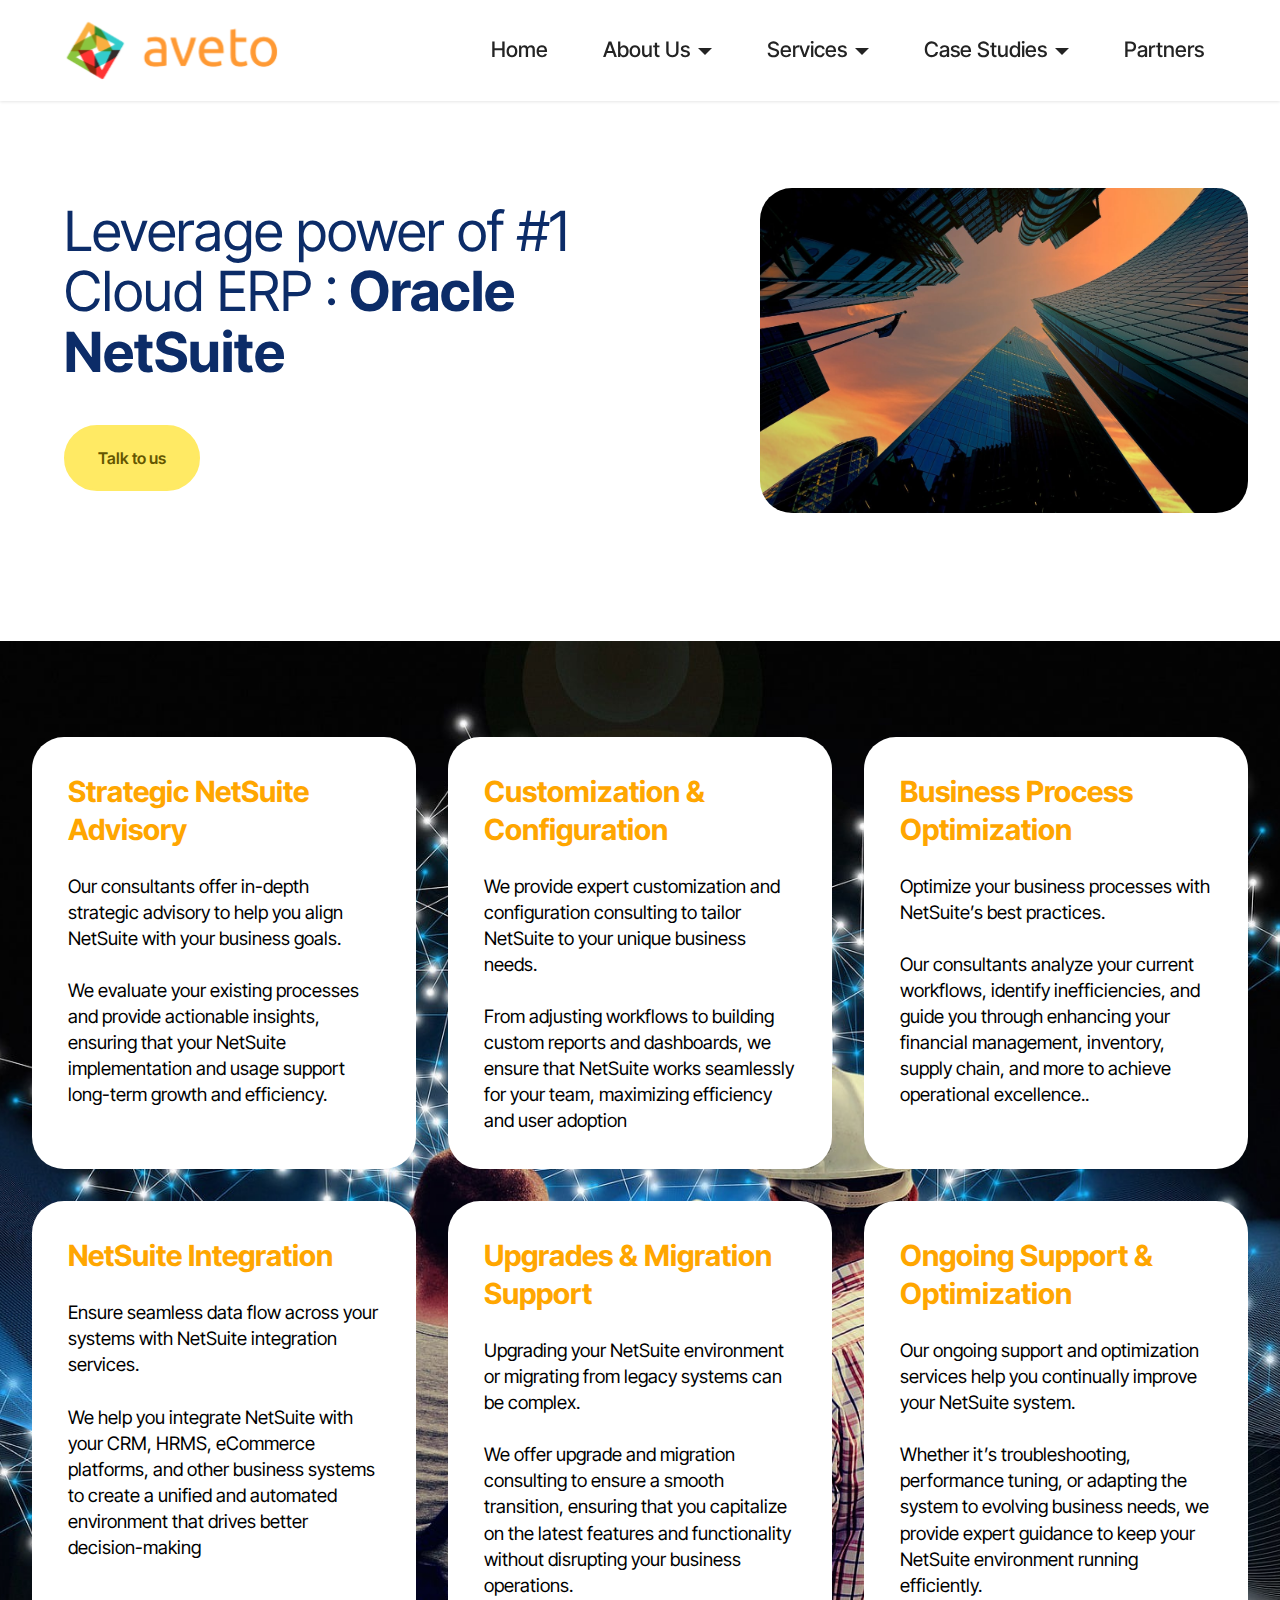
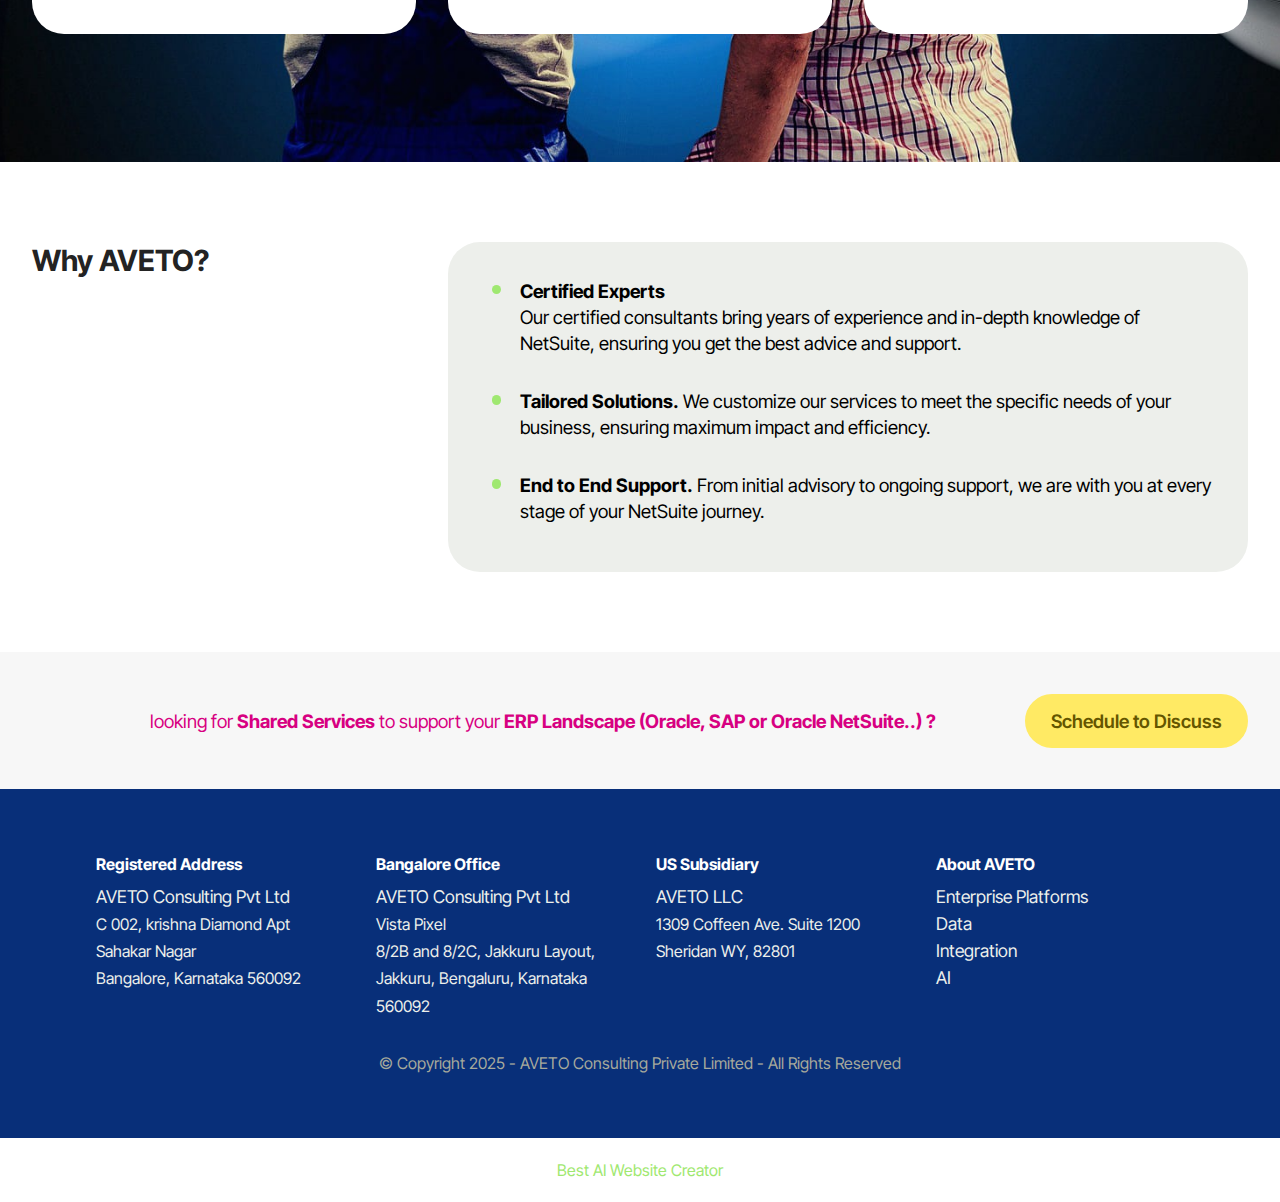
<file: Oracle NetSuite.html>
<!DOCTYPE html>
<html  >
<head>
  <!-- Site made with Mobirise Website Builder v5.9.18, https://mobirise.com -->
  <meta charset="UTF-8">
  <meta http-equiv="X-UA-Compatible" content="IE=edge">
  <meta name="generator" content="Mobirise v5.9.18, mobirise.com">
  <meta name="twitter:card" content="summary_large_image"/>
  <meta name="twitter:image:src" content="assets/images/Oracle NetSuite-meta.jpg">
  <meta property="og:image" content="assets/images/Oracle NetSuite-meta.jpg">
  <meta name="twitter:title" content="Oracle NetSuite">
  <meta name="viewport" content="width=device-width, initial-scale=1, minimum-scale=1">
  <link rel="shortcut icon" href="assets/images/apple-touch-icon-128x128-2.png" type="image/x-icon">
  <meta name="description" content="Leverage power of #1 Cloud ERP : Oracle NetSuite">
  
  
  <title>Oracle NetSuite</title>
  <link rel="stylesheet" href="assets/bootstrap/css/bootstrap.min.css">
  <link rel="stylesheet" href="assets/bootstrap/css/bootstrap-grid.min.css">
  <link rel="stylesheet" href="assets/bootstrap/css/bootstrap-reboot.min.css">
  <link rel="stylesheet" href="assets/dropdown/css/style.css">
  <link rel="stylesheet" href="assets/socicon/css/styles.css">
  <link rel="stylesheet" href="assets/theme/css/style.css">
  <link rel="preload" href="https://fonts.googleapis.com/css?family=Inter+Tight:100,200,300,400,500,600,700,800,900,100i,200i,300i,400i,500i,600i,700i,800i,900i&display=swap" as="style" onload="this.onload=null;this.rel='stylesheet'">
  <noscript><link rel="stylesheet" href="https://fonts.googleapis.com/css?family=Inter+Tight:100,200,300,400,500,600,700,800,900,100i,200i,300i,400i,500i,600i,700i,800i,900i&display=swap"></noscript>
  <link rel="preload" as="style" href="assets/mobirise/css/mbr-additional.css?v=lEh1VQ"><link rel="stylesheet" href="assets/mobirise/css/mbr-additional.css?v=lEh1VQ" type="text/css">

  
  
  
</head>
<body>

<!-- Analytics -->
<link rel="apple-touch-icon" sizes="180x180" href="assets/images/apple-touch-icon.png">
    <link rel="icon" type="image/png" sizes="32x32" href="assets/images/favicon-32x32.png">
    <link rel="icon" type="image/png" sizes="16x16" href="assets/images/favicon-16x16.png">
    <link rel="icon" href="assets/images/favicon.ico" type="image/x-icon">
    <link rel="icon" href="assets/images/favicon.ico" type="image/x-icon">
    <link rel="shortcut icon" href="assets/images/favicon.ico" type="image/x-icon">
    <link rel=" alternate icon" href="assets/images/favicon.ico" type="image/x-icon">
<meta http-equiv="Content-Type" content="text/html; charset=utf-8">
    <meta name="language" content="English">
    <meta name="revisit-after" content="10 days">
    <meta name="author" content="Aveto">
<meta name="robots" content="index, follow">
<link rel="manifest" href="/site.webmanifest">
    <meta name="google-site-verification" content="ULOJJ6HpmZHc3IWND9CQSoDyovv0ef3IBIgjUOHJnWQ" />   
    <script type="application/ld+json">
      {
        "@context": "https://schema.org",
        "@type": "LocalBusiness",
        "name": "Aveto",
        "image": "https://example.com/logo.jpg",
        "address": {
          "@type": "PostalAddress",
          "streetAddress": "123 Main St",
          "addressLocality": "Bengaluru",
          "addressRegion": "Karnataka",
          "postalCode": "560092"
        },
        "telephone": "",
        "openingHours": "Mo,Tu,We,Th,Fr 09:00-19:00",
        "potentialAction": {
          "@type": "SearchAction",
          "target": "https://www.avetoconsulting.com/{search_term_string}",
          "query-input": "required name=search_term_string"
        },
        "siteNavigation": [
          {
            "@type": "SiteNavigationElement",
            "name": "Home",
            "url": "https://avetoconsulting.com/"
          },
          {
            "@type": "SiteNavigationElement",
            "name": "Team Aveto",
            "url": "https://avetoconsulting.com/Team%20AVETO.html#gallery01-7h"
          },
          {
            "@type": "SiteNavigationElement",
            "name": "SAP",
            "url": "https://avetoconsulting.com/SAP.html#article04-6d"
          },
          {
            "@type": "SiteNavigationElement",
            "name": "DATA",
            "url": "https://avetoconsulting.com/Data.html#article04-67"
          }
        ]
      }
      </script>
<script>
  document.addEventListener('DOMContentLoaded', function () {
    // Get the current page URL
    const currentUrl = window.location.href;

    // Check if the canonical tag exists
    let canonicalTag = document.querySelector('link[rel="canonical"]');

    // If not, create it
    if (!canonicalTag) {
      canonicalTag = document.createElement('link');
      canonicalTag.rel = 'canonical';
      document.head.appendChild(canonicalTag);
    }

    // Set the canonical URL
    canonicalTag.href = currentUrl;
  });
</script>
<style>
.cid-uwJYKt23Pr .row {
    background: initial;
    padding: 4rem 3rem;
    border-radius: 2rem;
    margin: 0;
}
.cid-uwJYKt23Pr {
    padding-top: 0rem;
    padding-bottom: 0rem;
    background-color: #082f79;
}
</style>
<!-- /Analytics -->


  
  <section data-bs-version="5.1" class="menu menu1 cid-uvYDy8WbcZ" once="menu" id="menu1-4a">
    

    <nav class="navbar navbar-dropdown navbar-fixed-top navbar-expand-lg">
        <div class="container-fluid">
            <div class="navbar-brand">
                <span class="navbar-logo">
                    <a href="index.html#header19-o">
                        <img src="assets/images/logo-both.svg" alt="Aveto Consulting" style="height: 5rem;">
                    </a>
                </span>
                <span class="navbar-caption-wrap"><a class="navbar-caption text-info display-2" href="index.html#header19-o"></a></span>
            </div>
            <button class="navbar-toggler" type="button" data-toggle="collapse" data-bs-toggle="collapse" data-target="#navbarSupportedContent" data-bs-target="#navbarSupportedContent" aria-controls="navbarNavAltMarkup" aria-expanded="false" aria-label="Toggle navigation">
                <div class="hamburger">
                    <span></span>
                    <span></span>
                    <span></span>
                    <span></span>
                </div>
            </button>
            <div class="collapse navbar-collapse" id="navbarSupportedContent">
                <ul class="navbar-nav nav-dropdown nav-right" data-app-modern-menu="true"><li class="nav-item"><a class="nav-link link text-black text-primary display-4" href="index.html#header19-o">Home</a></li><li class="nav-item dropdown"><a class="nav-link link text-black dropdown-toggle show display-4" href="https://mobiri.se" data-toggle="dropdown-submenu" data-bs-toggle="dropdown" data-bs-auto-close="outside" aria-expanded="false">About Us</a><div class="dropdown-menu show" aria-labelledby="dropdown-554" data-bs-popper="none"><a class="text-black show dropdown-item text-primary display-4" href="team-aveto.html">Team</a><a class="text-black show dropdown-item text-primary display-4" href="index.html#people03-6n">Leadership</a></div></li><li class="nav-item dropdown"><a class="nav-link link text-black dropdown-toggle display-4" href="https://mobiri.se" data-toggle="dropdown-submenu" data-bs-toggle="dropdown" data-bs-auto-close="outside" aria-expanded="false">Services</a><div class="dropdown-menu" aria-labelledby="dropdown-690"><div class="dropdown"><a class="text-black dropdown-item dropdown-toggle show display-4" href="https://mobiri.se" data-toggle="dropdown-submenu" data-bs-toggle="dropdown" data-bs-auto-close="outside" aria-expanded="false">Enterprise Solutions</a><div class="dropdown-menu dropdown-submenu show" aria-labelledby="dropdown-944" data-bs-popper="none"><a class="text-black show dropdown-item text-primary display-4" href="SAP.html#article04-6d">SAP</a><a class="text-black show dropdown-item text-primary display-4" href="Oracle.html#header01-6e">Oracle</a><a class="text-black show dropdown-item text-primary display-4" href="Oracle NetSuite.html#article04-7n">Oracle NetSuite</a></div></div><a class="text-black show dropdown-item text-primary display-4" href="Data.html#article04-67">Data</a><a class="text-black show dropdown-item text-primary display-4" href="Integration.html#article04-69">Integration</a><a class="text-black show dropdown-item text-primary display-4" href="AI.html#header01-76">AI Enablement</a></div></li>
                    <li class="nav-item dropdown"><a class="nav-link link text-black dropdown-toggle display-4" href="https://mobiri.se" data-toggle="dropdown-submenu" data-bs-toggle="dropdown" data-bs-auto-close="outside" aria-expanded="false">Case Studies</a><div class="dropdown-menu" aria-labelledby="dropdown-212"><a class="text-black show dropdown-item text-primary display-4" href="Case Study.html#features037-2b">PLM Integration</a><a class="text-black show dropdown-item text-primary display-4" href="Case Study.html#features037-2c">SAP VC &amp; eCom</a><a class="text-black dropdown-item text-primary display-4" href="Case Study.html#features037-2e">SAP VC</a></div>
                    </li><li class="nav-item"><a class="nav-link link text-black text-primary display-4" href="partners.html">Partners<br></a></li></ul>
                
                
            </div>
        </div>
    </nav>
</section>

<section data-bs-version="5.1" class="start article4 cid-uwwBF0FgGz" id="article04-7n">
	

	
	

	<div class="container">
		<div class="row justify-content-center">
			<div class="col-12 col-md-12 col-lg-5 image-wrapper">
				<img class="w-100" src="assets/images/mbr-5-1256x837.jpg" alt="Aveto | Aveto Consulting">
			</div>
			<div class="col-12 col-md-12 col-lg">
				<div class="text-wrapper align-left">
					<h1 class="mbr-section-title mbr-fonts-style mb-4 display-1">Leverage power of #1 Cloud ERP :<strong> Oracle NetSuite</strong></h1>
					
					<div class="mbr-section-btn mt-3"><a class="btn btn-lg btn-danger display-7" href="https://avetoconsulting.zohobookings.com/#/4633229000000036078" target="_blank">Talk to us</a></div>
				</div>
			</div>
		</div>
	</div>
</section>

<section data-bs-version="5.1" class="features036 cid-uvYDydZ3n2" id="features036-4h">
	

	
	

	<div class="container">
		


		<div class="row justify-content-center">
			

			<div class="item features-without-image col-12 col-md-12 col-lg-4 item-mb active">
				<div class="item-wrapper">
					<div class="align-left item-content">
						<h5 class="mbr-card-title mbr-fonts-style mt-0 mb-3 mbr-number display-2"><strong>Strategic NetSuite Advisory</strong></h5>
						<h5 class="card-title mbr-fonts-style display-7"></h5>
						<p class="card-text mbr-fonts-style display-5">
							Our consultants offer in-depth strategic advisory to help you align NetSuite with your business goals. <br><br>We evaluate your existing processes and provide actionable insights, ensuring that your NetSuite implementation and usage support long-term growth and efficiency.</p>
						
					</div>

				</div>
			</div>
			<div class="item features-without-image col-12 col-md-12 col-lg-4 item-mb">
				<div class="item-wrapper">
					<div class=" align-left item-content">
						<h5 class="mbr-card-title mbr-fonts-style mt-0 mb-3 mbr-number display-2"><strong>Customization &amp; Configuration</strong></h5>
						<h5 class="card-title mbr-fonts-style display-7"></h5>
						<p class="card-text mbr-fonts-style display-5">We provide expert customization and configuration consulting to tailor NetSuite to your unique business needs. <br><br>From adjusting workflows to building custom reports and dashboards, we ensure that NetSuite works seamlessly for your team, maximizing efficiency and user adoption</p>
						
					</div>

				</div>
			</div>
			<div class="item features-without-image col-12 col-md-12 col-lg-4 item-mb">
				<div class="item-wrapper">
					<div class="align-left item-content">
						<h5 class="mbr-card-title mbr-fonts-style mt-0 mb-3 mbr-number display-2"><strong>Business Process Optimization</strong></h5>
						<h5 class="card-title mbr-fonts-style display-7"></h5>
						<p class="card-text mbr-fonts-style display-5">
							Optimize your business processes with NetSuite’s best practices. <br><br>Our consultants analyze your current workflows, identify inefficiencies, and guide you through enhancing your financial management, inventory, supply chain, and more to achieve operational excellence..</p>
						
					</div>

				</div>
			</div>
			<div class="item features-without-image col-12 col-md-12 col-lg-4 item-mb">
				<div class="item-wrapper">
					<div class="align-left item-content">
						<h5 class="mbr-card-title mbr-fonts-style mt-0 mb-3 mbr-number display-2"><strong>NetSuite Integration</strong></h5>
						<h5 class="card-title mbr-fonts-style display-7"></h5>
						<p class="card-text mbr-fonts-style display-5">
							Ensure seamless data flow across your systems with NetSuite integration services. <br><br>We help you integrate NetSuite with your CRM, HRMS, eCommerce platforms, and other business systems to create a unified and automated environment that drives better decision-making</p>
						
					</div>

				</div>
			</div><div class="item features-without-image col-12 col-md-12 col-lg-4 item-mb">
				<div class="item-wrapper">
					<div class="align-left item-content">
						<h5 class="mbr-card-title mbr-fonts-style mt-0 mb-3 mbr-number display-2"><strong>Upgrades &amp; Migration Support</strong></h5>
						<h5 class="card-title mbr-fonts-style display-7"></h5>
						<p class="card-text mbr-fonts-style display-5">
							Upgrading your NetSuite environment or migrating from legacy systems can be complex. <br><br>We offer upgrade and migration consulting to ensure a smooth transition, ensuring that you capitalize on the latest features and functionality without disrupting your business operations.</p>
						
					</div>

				</div>
			</div><div class="item features-without-image col-12 col-md-12 col-lg-4 item-mb">
				<div class="item-wrapper">
					<div class="align-left item-content">
						<h5 class="mbr-card-title mbr-fonts-style mt-0 mb-3 mbr-number display-2"><strong>Ongoing Support &amp; Optimization</strong></h5>
						<h5 class="card-title mbr-fonts-style display-7"></h5>
						<p class="card-text mbr-fonts-style display-5">
							Our ongoing support and optimization services help you continually improve your NetSuite system. <br><br>Whether it’s troubleshooting, performance tuning, or adapting the system to evolving business needs, we provide expert guidance to keep your NetSuite environment running efficiently.</p>
						
					</div>

				</div>
			</div>
			
		</div>
	</div>
</section>

<section data-bs-version="5.1" class="article021 cid-uvYDygaR9d" id="article21-4k">
    
    <div class="container">
        <div class="row justify-content-center">
            <div class="col-lg-4">
                <div class="col-12 col-md-12">
                    <h5 class="mbr-section-title mbr-fonts-style mt-0 mb-4 display-2"><strong>Why AVETO?</strong></h5>
                    <h6 class="mbr-section-subtitle mbr-fonts-style mt-0 mb-4 display-7"></h6>
                    
                </div>
            </div>

            <div class="col-lg-8 side-features">
                <div class="item-wrapper align-left">
                    <div class="counter-container mbr-text mbr-fonts-style display-5">
                        <ul>
                            <li><strong>Certified Experts</strong><br>Our certified consultants bring years of experience and in-depth knowledge of NetSuite, ensuring you get the best advice and support.</li>
                            <li><strong>Tailored Solutions.</strong>&nbsp;We customize our services to meet the specific needs of your business, ensuring maximum impact and efficiency.</li>
                            <li><strong>End to End Support.</strong>&nbsp;From initial advisory to ongoing support, we are with you at every stage of your NetSuite journey.</li>
                        </ul>
                    </div>
                </div>
            </div>
        </div>
    </div>
</section>

<section data-bs-version="5.1" class="features035 cid-uwK0T1d1Ob" id="features035-80">
	

	
	
	<div class="container">
		<div class="row">
			<div class="col-12 col-lg-9 active">
				<div class="item-wrapper">
					<div class="card-box">
						<h4 class="card-text mbr-fonts-style display-5">looking for <strong>Shared Services</strong>&nbsp;to support your <strong>ERP Landscape (Oracle, SAP or Oracle NetSuite..) ?</strong></h4>
					</div>
				</div>
			</div>
			<div class="col-12 col-lg-3 active">
				<div class="mbr-section-btn"><a class="btn btn-danger display-5" href="https://avetoconsulting.zohobookings.com/#/4633229000000036078">Schedule to Discuss</a></div>
			</div>
		</div>
	</div>
</section>

<section data-bs-version="5.1" class="footer1 cid-uwJYKt23Pr" once="footers" id="footer01-7w">
	

	
	
	<div class="container">
		<div class="row mbr-white">
			<div class="col-12 col-md-6 col-lg-3">
				<h5 class="mbr-section-subtitle mbr-fonts-style mb-2 display-7"><strong>Registered Address</strong></h5>
				<ul class="list mbr-fonts-style display-7">
					<li class="mbr-text item-wrap"><span style="font-size: 1.1rem;">AVETO Consulting Pvt Ltd</span><br></li><li class="mbr-text item-wrap">C 002, krishna Diamond Apt
</li><li class="mbr-text item-wrap">Sahakar Nagar
</li><li class="mbr-text item-wrap">Bangalore, Karnataka 560092</li>
				</ul>
			</div>
			<div class="col-12 col-md-6 col-lg-3">
				<h5 class="mbr-section-subtitle mbr-fonts-style mb-2 display-7"><strong>Bangalore Office</strong></h5>
				<ul class="list mbr-fonts-style display-7">
					<li class="mbr-text item-wrap"><span style="font-size: 1.1rem;">AVETO Consulting Pvt Ltd</span><br></li><li class="mbr-text item-wrap">Vista Pixel 
</li><li class="mbr-text item-wrap">8/2B and 8/2C, Jakkuru Layout, Jakkuru, Bengaluru, Karnataka 560092</li>
				</ul>
			</div>
			<div class="col-12 col-md-6 col-lg-3">
				<h5 class="mbr-section-subtitle mbr-fonts-style mb-2 display-7"><strong>US Subsidiary</strong></h5>
				<ul class="list mbr-fonts-style display-7">
					<li class="mbr-text item-wrap"><span style="font-size: 1.1rem;">AVETO LLC</span><br></li><li class="mbr-text item-wrap">1309 Coffeen Ave. Suite 1200</li><li class="mbr-text item-wrap">Sheridan WY, 82801</li>
				</ul>
			</div>
			<div class="col-12 col-md-6 col-lg-3">
				<h5 class="mbr-section-subtitle mbr-fonts-style mb-2 display-7"><strong>About AVETO</strong></h5>
				<ul class="list mbr-fonts-style display-7">
					<li class="mbr-text item-wrap"><span style="font-size: 17.6px;">Enterprise Platforms</span><br></li><li class="mbr-text item-wrap"><span style="font-size: 17.6px;">Data</span></li><li class="mbr-text item-wrap"><span style="font-size: 17.6px;">Integration</span></li><li class="mbr-text item-wrap"><span style="font-size: 17.6px;">AI</span></li>
				</ul>
			</div>
			
			<div class="col-12 mt-4">
				<p class="mbr-text mb-0 mbr-fonts-style copyright align-center display-7">
					© Copyright 2025 - AVETO Consulting Private Limited - All Rights Reserved
				</p>
			</div>
		</div>
	</div>
</section><section class="display-7" style="padding: 0;align-items: center;justify-content: center;flex-wrap: wrap;    align-content: center;display: flex;position: relative;height: 4rem;"><a href="https://mobiri.se/3678816" style="flex: 1 1;height: 4rem;position: absolute;width: 100%;z-index: 1;"><img alt="" style="height: 4rem;" src="[data-uri]"></a><p style="margin: 0;text-align: center;" class="display-7">&#8204;</p><a style="z-index:1" href="https://mobirise.com/builder/ai-website-creator.html">Best AI Website Creator</a></section><script src="assets/bootstrap/js/bootstrap.bundle.min.js"></script>  <script src="assets/smoothscroll/smooth-scroll.js"></script>  <script src="assets/ytplayer/index.js"></script>  <script src="assets/dropdown/js/navbar-dropdown.js"></script>  <script src="assets/theme/js/script.js"></script>  
  
  
</body>
</html>
</file>
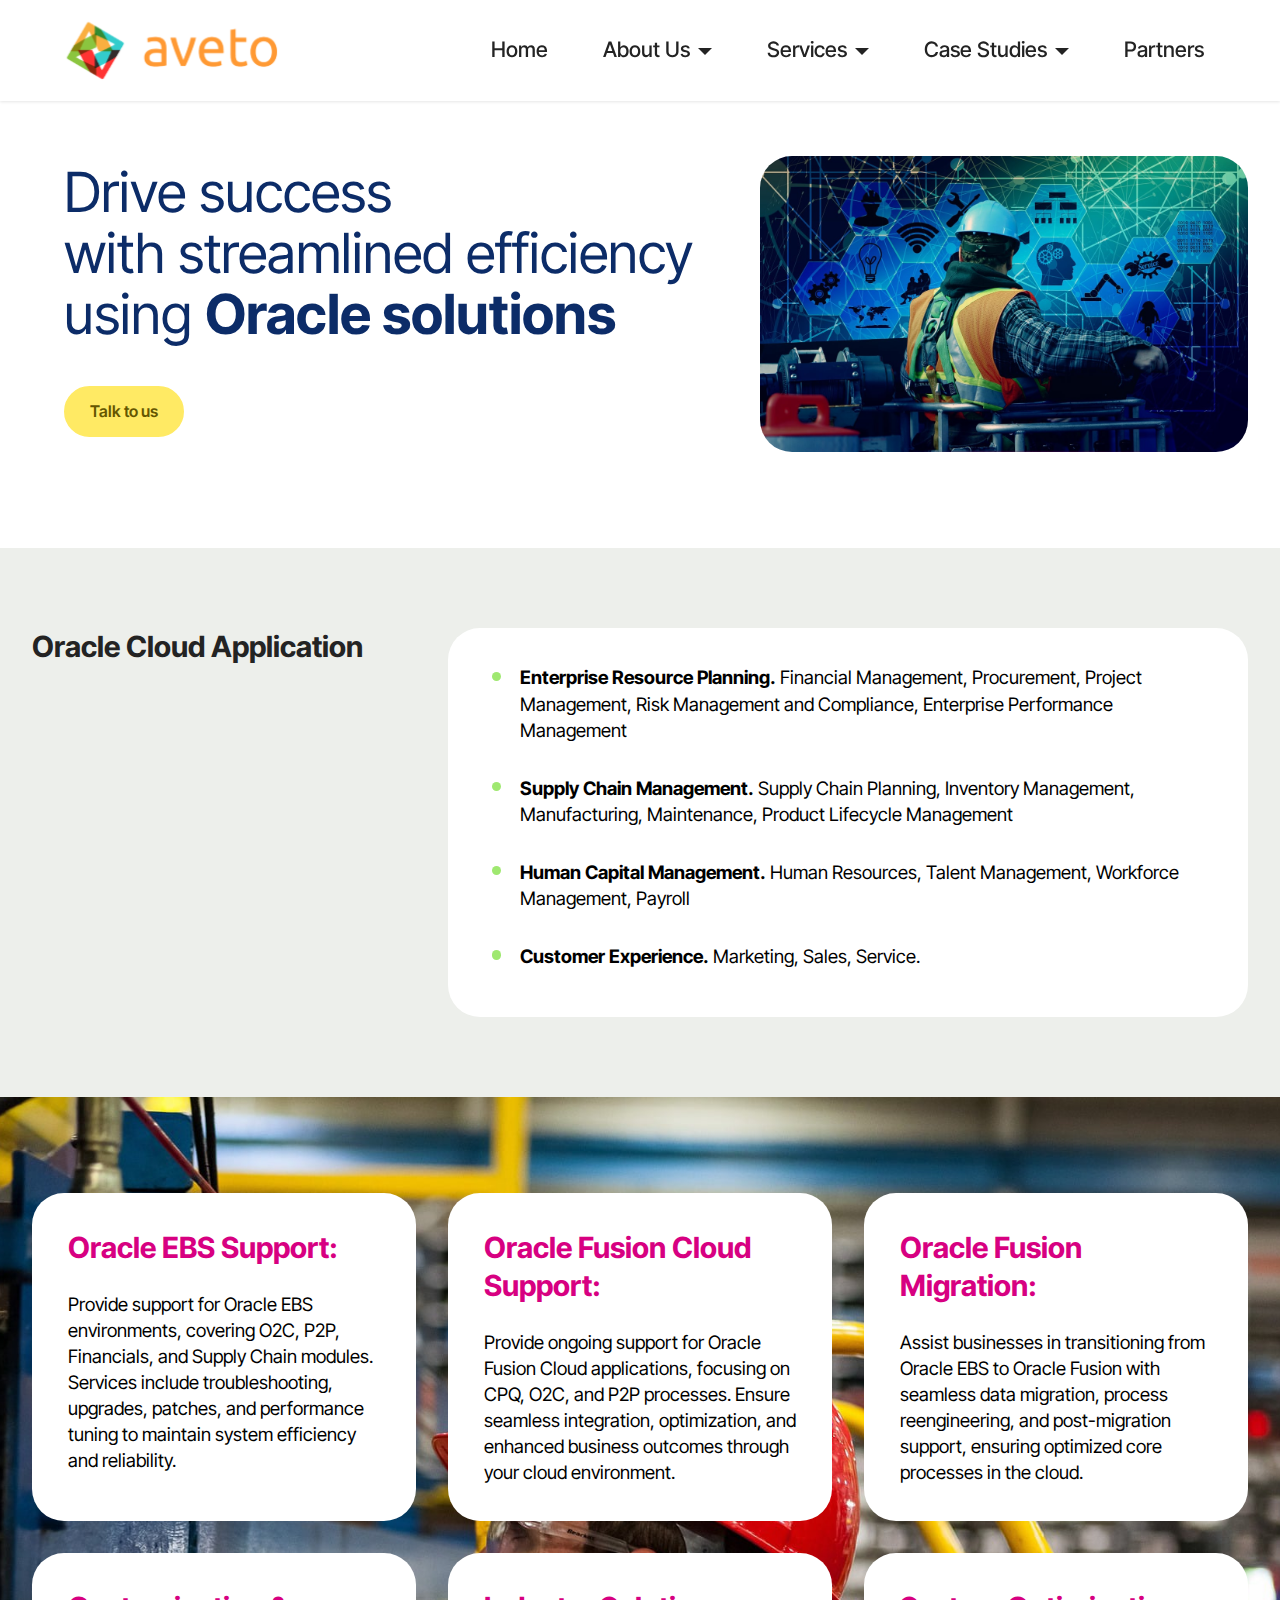
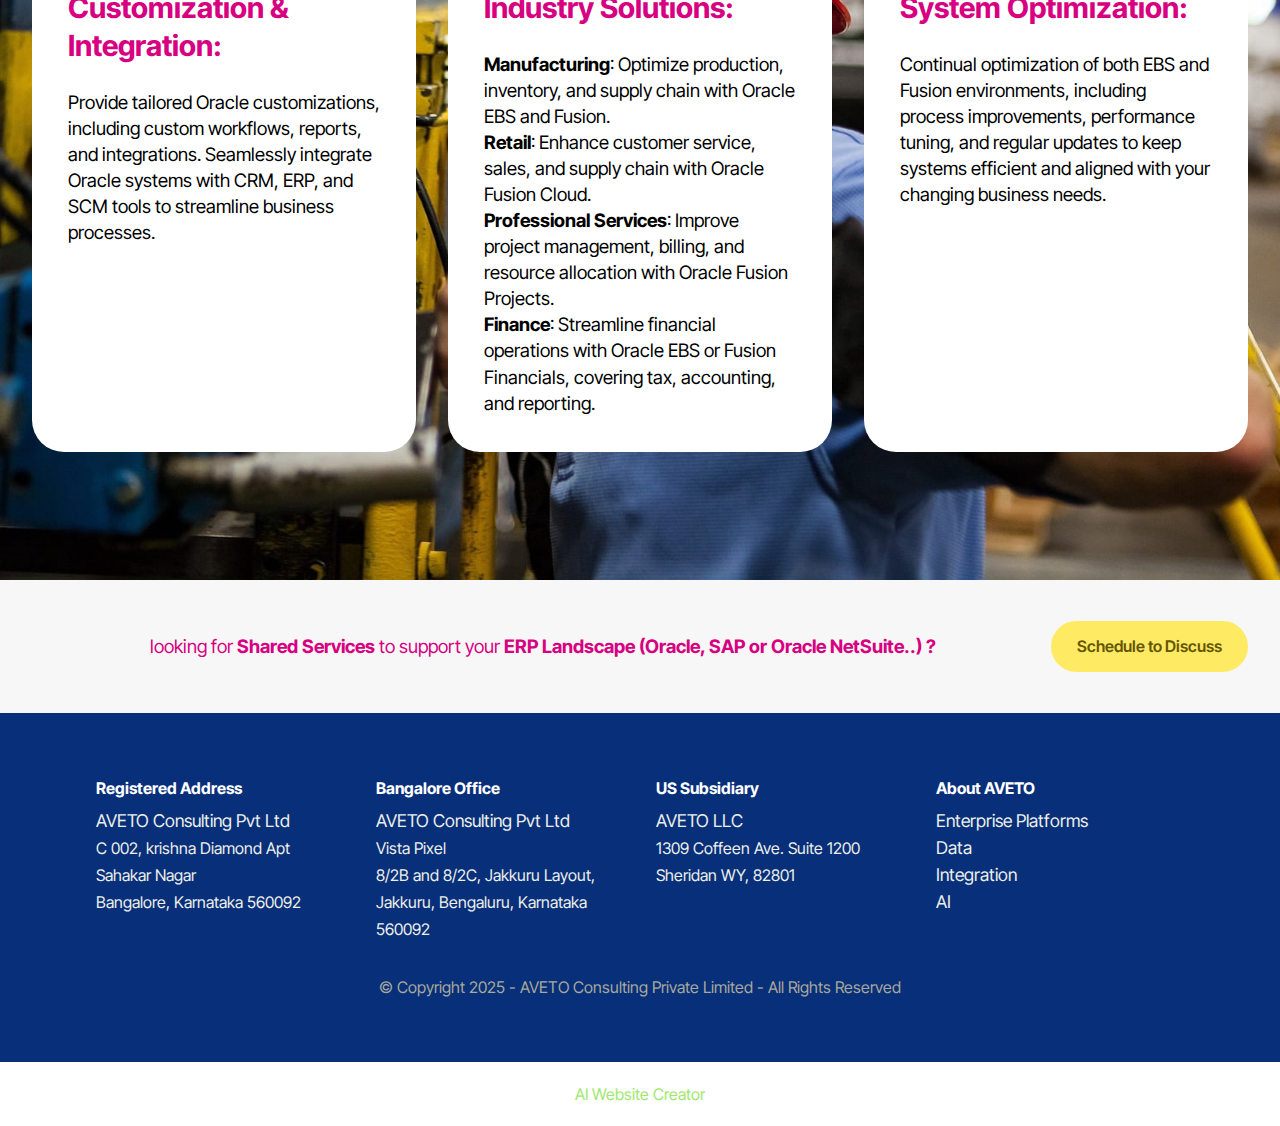
<file: Oracle.html>
<!DOCTYPE html>
<html  >
<head>
  <!-- Site made with Mobirise Website Builder v5.9.18, https://mobirise.com -->
  <meta charset="UTF-8">
  <meta http-equiv="X-UA-Compatible" content="IE=edge">
  <meta name="generator" content="Mobirise v5.9.18, mobirise.com">
  <meta name="twitter:card" content="summary_large_image"/>
  <meta name="twitter:image:src" content="assets/images/Oracle-meta.jpg">
  <meta property="og:image" content="assets/images/Oracle-meta.jpg">
  <meta name="twitter:title" content="Oracle">
  <meta name="viewport" content="width=device-width, initial-scale=1, minimum-scale=1">
  <link rel="shortcut icon" href="assets/images/apple-touch-icon-128x128-2.png" type="image/x-icon">
  <meta name="description" content="Drive success with streamlined efficiency using Oracle solutions">
  
  
  <title>Oracle</title>
  <link rel="stylesheet" href="assets/bootstrap/css/bootstrap.min.css">
  <link rel="stylesheet" href="assets/bootstrap/css/bootstrap-grid.min.css">
  <link rel="stylesheet" href="assets/bootstrap/css/bootstrap-reboot.min.css">
  <link rel="stylesheet" href="assets/dropdown/css/style.css">
  <link rel="stylesheet" href="assets/socicon/css/styles.css">
  <link rel="stylesheet" href="assets/theme/css/style.css">
  <link rel="preload" href="https://fonts.googleapis.com/css?family=Inter+Tight:100,200,300,400,500,600,700,800,900,100i,200i,300i,400i,500i,600i,700i,800i,900i&display=swap" as="style" onload="this.onload=null;this.rel='stylesheet'">
  <noscript><link rel="stylesheet" href="https://fonts.googleapis.com/css?family=Inter+Tight:100,200,300,400,500,600,700,800,900,100i,200i,300i,400i,500i,600i,700i,800i,900i&display=swap"></noscript>
  <link rel="preload" as="style" href="assets/mobirise/css/mbr-additional.css?v=wPPrxn"><link rel="stylesheet" href="assets/mobirise/css/mbr-additional.css?v=wPPrxn" type="text/css">

  
  
  
</head>
<body>

<!-- Analytics -->
<link rel="apple-touch-icon" sizes="180x180" href="assets/images/apple-touch-icon.png">
    <link rel="icon" type="image/png" sizes="32x32" href="assets/images/favicon-32x32.png">
    <link rel="icon" type="image/png" sizes="16x16" href="assets/images/favicon-16x16.png">
    <link rel="icon" href="assets/images/favicon.ico" type="image/x-icon">
    <link rel="icon" href="assets/images/favicon.ico" type="image/x-icon">
    <link rel="shortcut icon" href="assets/images/favicon.ico" type="image/x-icon">
    <link rel=" alternate icon" href="assets/images/favicon.ico" type="image/x-icon">
<meta http-equiv="Content-Type" content="text/html; charset=utf-8">
    <meta name="language" content="English">
    <meta name="revisit-after" content="10 days">
    <meta name="author" content="Aveto">
<meta name="robots" content="index, follow">
<link rel="manifest" href="/site.webmanifest">
    <meta name="google-site-verification" content="ULOJJ6HpmZHc3IWND9CQSoDyovv0ef3IBIgjUOHJnWQ" />   
    <script type="application/ld+json">
      {
        "@context": "https://schema.org",
        "@type": "LocalBusiness",
        "name": "Aveto",
        "image": "https://example.com/logo.jpg",
        "address": {
          "@type": "PostalAddress",
          "streetAddress": "123 Main St",
          "addressLocality": "Bengaluru",
          "addressRegion": "Karnataka",
          "postalCode": "560092"
        },
        "telephone": "",
        "openingHours": "Mo,Tu,We,Th,Fr 09:00-19:00",
        "potentialAction": {
          "@type": "SearchAction",
          "target": "https://www.avetoconsulting.com/{search_term_string}",
          "query-input": "required name=search_term_string"
        },
        "siteNavigation": [
          {
            "@type": "SiteNavigationElement",
            "name": "Home",
            "url": "https://avetoconsulting.com/"
          },
          {
            "@type": "SiteNavigationElement",
            "name": "Team Aveto",
            "url": "https://avetoconsulting.com/Team%20AVETO.html#gallery01-7h"
          },
          {
            "@type": "SiteNavigationElement",
            "name": "SAP",
            "url": "https://avetoconsulting.com/SAP.html#article04-6d"
          },
          {
            "@type": "SiteNavigationElement",
            "name": "DATA",
            "url": "https://avetoconsulting.com/Data.html#article04-67"
          }
        ]
      }
      </script>
<script>
  document.addEventListener('DOMContentLoaded', function () {
    // Get the current page URL
    const currentUrl = window.location.href;

    // Check if the canonical tag exists
    let canonicalTag = document.querySelector('link[rel="canonical"]');

    // If not, create it
    if (!canonicalTag) {
      canonicalTag = document.createElement('link');
      canonicalTag.rel = 'canonical';
      document.head.appendChild(canonicalTag);
    }

    // Set the canonical URL
    canonicalTag.href = currentUrl;
  });
</script>
<style>
.cid-uwJYKt23Pr .row {
    background: initial;
    padding: 4rem 3rem;
    border-radius: 2rem;
    margin: 0;
}
.cid-uwJYKt23Pr {
    padding-top: 0rem;
    padding-bottom: 0rem;
    background-color: #082f79;
}
</style>
<!-- /Analytics -->


  
  <section data-bs-version="5.1" class="menu menu1 cid-uvYDuICpgX" once="menu" id="menu1-3t">
    

    <nav class="navbar navbar-dropdown navbar-fixed-top navbar-expand-lg">
        <div class="container-fluid">
            <div class="navbar-brand">
                <span class="navbar-logo">
                    <a href="index.html#header19-o">
                        <img src="assets/images/logo-both.svg" alt="Aveto Consulting" style="height: 5rem;">
                    </a>
                </span>
                <span class="navbar-caption-wrap"><a class="navbar-caption text-info display-2" href="index.html#header19-o"></a></span>
            </div>
            <button class="navbar-toggler" type="button" data-toggle="collapse" data-bs-toggle="collapse" data-target="#navbarSupportedContent" data-bs-target="#navbarSupportedContent" aria-controls="navbarNavAltMarkup" aria-expanded="false" aria-label="Toggle navigation">
                <div class="hamburger">
                    <span></span>
                    <span></span>
                    <span></span>
                    <span></span>
                </div>
            </button>
            <div class="collapse navbar-collapse" id="navbarSupportedContent">
                <ul class="navbar-nav nav-dropdown nav-right" data-app-modern-menu="true"><li class="nav-item"><a class="nav-link link text-black text-primary display-4" href="index.html#header19-o">Home</a></li><li class="nav-item dropdown"><a class="nav-link link text-black dropdown-toggle show display-4" href="https://mobiri.se" data-toggle="dropdown-submenu" data-bs-toggle="dropdown" data-bs-auto-close="outside" aria-expanded="false">About Us</a><div class="dropdown-menu show" aria-labelledby="dropdown-554" data-bs-popper="none"><a class="text-black show dropdown-item text-primary display-4" href="team-aveto.html">Team</a><a class="text-black show dropdown-item text-primary display-4" href="index.html#people03-6n">Leadership</a></div></li><li class="nav-item dropdown"><a class="nav-link link text-black dropdown-toggle display-4" href="https://mobiri.se" data-toggle="dropdown-submenu" data-bs-toggle="dropdown" data-bs-auto-close="outside" aria-expanded="false">Services</a><div class="dropdown-menu" aria-labelledby="dropdown-690"><div class="dropdown"><a class="text-black dropdown-item dropdown-toggle show display-4" href="https://mobiri.se" data-toggle="dropdown-submenu" data-bs-toggle="dropdown" data-bs-auto-close="outside" aria-expanded="false">Enterprise Solutions</a><div class="dropdown-menu dropdown-submenu show" aria-labelledby="dropdown-944" data-bs-popper="none"><a class="text-black show dropdown-item text-primary display-4" href="SAP.html#article04-6d">SAP</a><a class="text-black show dropdown-item text-primary display-4" href="Oracle.html#header01-6e">Oracle</a><a class="text-black show dropdown-item text-primary display-4" href="Oracle NetSuite.html#article04-7n">Oracle NetSuite</a></div></div><a class="text-black show dropdown-item text-primary display-4" href="Data.html#article04-67">Data</a><a class="text-black show dropdown-item text-primary display-4" href="Integration.html#article04-69">Integration</a><a class="text-black show dropdown-item text-primary display-4" href="AI.html#header01-76">AI Enablement</a></div></li>
                    <li class="nav-item dropdown"><a class="nav-link link text-black dropdown-toggle display-4" href="https://mobiri.se" data-toggle="dropdown-submenu" data-bs-toggle="dropdown" data-bs-auto-close="outside" aria-expanded="false">Case Studies</a><div class="dropdown-menu" aria-labelledby="dropdown-212"><a class="text-black show dropdown-item text-primary display-4" href="Case Study.html#features037-2b">PLM Integration</a><a class="text-black show dropdown-item text-primary display-4" href="Case Study.html#features037-2c">SAP VC &amp; eCom</a><a class="text-black dropdown-item text-primary display-4" href="Case Study.html#features037-2e">SAP VC</a></div>
                    </li><li class="nav-item"><a class="nav-link link text-black text-primary display-4" href="partners.html">Partners<br></a></li></ul>
                
                
            </div>
        </div>
    </nav>
</section>

<section data-bs-version="5.1" class="header1 cid-uw3ov6sLUs" id="header01-6e">
	

	
	

	<div class="container">
		<div class="row justify-content-center">
			<div class="col-12 col-md-12 col-lg-5 image-wrapper">
				<img class="w-100" src="assets/images/mbr-1256x763.jpg" alt="Aveto | Aveto Consulting">
			</div>
			<div class="col-12 col-lg col-md-12">
				<div class="text-wrapper align-left">
					<h1 class="mbr-section-title mbr-fonts-style mb-4 display-1">Drive success with&nbsp;<strong></strong>streamlined efficiency using&nbsp;<strong>Oracle solutions</strong></h1>
					
					<div class="mbr-section-btn mt-3"><a class="btn btn-danger display-7" href="https://avetoconsulting.zohobookings.com/#/4633229000000036078" target="_blank">Talk to us</a></div>
				</div>
			</div>
		</div>
	</div>
</section>

<section data-bs-version="5.1" class="article021 cid-uw3rADChI9" id="article21-6g">
    
    <div class="container">
        <div class="row justify-content-center">
            <div class="col-lg-4">
                <div class="col-12 col-md-12">
                    <h5 class="mbr-section-title mbr-fonts-style mt-0 mb-4 display-2">
                        <strong>Oracle Cloud Application</strong></h5>
                    <h6 class="mbr-section-subtitle mbr-fonts-style mt-0 mb-4 display-7"></h6>
                    
                </div>
            </div>

            <div class="col-lg-8 side-features">
                <div class="item-wrapper align-left">
                    <div class="counter-container mbr-text mbr-fonts-style display-5">
                        <ul>
                            <li><strong>Enterprise Resource Planning.</strong>&nbsp;Financial Management, Procurement, Project Management, Risk Management and Compliance, Enterprise Performance Management</li>
                            <li><strong>Supply Chain Management.</strong>&nbsp;Supply Chain Planning, Inventory Management, Manufacturing, Maintenance, Product Lifecycle Management</li>
                            <li><strong>Human Capital Management.</strong>&nbsp;Human Resources, Talent Management, Workforce Management, Payroll</li>
                            <li><strong>Customer Experience.</strong> Marketing, Sales, Service.</li>
                        </ul>
                    </div>
                </div>
            </div>
        </div>
    </div>
</section>

<section data-bs-version="5.1" class="features036 cid-uvYDuKUdve" id="features036-3w">
	

	
	

	<div class="container">
		


		<div class="row justify-content-center">
			

			<div class="item features-without-image col-12 col-md-12 col-lg-4 item-mb active">
				<div class="item-wrapper">
					<div class="align-left item-content">
						<h5 class="mbr-card-title mbr-fonts-style mt-0 mb-3 mbr-number display-2"><strong>Oracle EBS Support:</strong></h5>
						<h5 class="card-title mbr-fonts-style display-7"></h5>
						<p class="card-text mbr-fonts-style display-5">Provide support for Oracle EBS environments, covering O2C, P2P, Financials, and Supply Chain modules. Services include troubleshooting, upgrades, patches, and performance tuning to maintain system efficiency and reliability.</p>
						
					</div>

				</div>
			</div><div class="item features-without-image col-12 col-md-12 col-lg-4 item-mb">
				<div class="item-wrapper">
					<div class=" align-left item-content">
						<h5 class="mbr-card-title mbr-fonts-style mt-0 mb-3 mbr-number display-2"><strong>Oracle Fusion Cloud Support:</strong></h5>
						<h5 class="card-title mbr-fonts-style display-7"></h5>
						<p class="card-text mbr-fonts-style display-5">Provide ongoing support for Oracle Fusion Cloud applications, focusing on CPQ, O2C, and P2P processes. Ensure seamless integration, optimization, and enhanced business outcomes through your cloud environment.</p>
						
					</div>

				</div>
			</div>
			
			<div class="item features-without-image col-12 col-md-12 col-lg-4 item-mb">
				<div class="item-wrapper">
					<div class="align-left item-content">
						<h5 class="mbr-card-title mbr-fonts-style mt-0 mb-3 mbr-number display-2"><strong>Oracle Fusion Migration:</strong></h5>
						<h5 class="card-title mbr-fonts-style display-7"></h5>
						<p class="card-text mbr-fonts-style display-5">Assist businesses in transitioning from Oracle EBS to Oracle Fusion with seamless data migration, process reengineering, and post-migration support, ensuring optimized core processes in the cloud.</p>
						
					</div>

				</div>
			</div>
			<div class="item features-without-image col-12 col-md-12 col-lg-4 item-mb">
				<div class="item-wrapper">
					<div class="align-left item-content">
						<h5 class="mbr-card-title mbr-fonts-style mt-0 mb-3 mbr-number display-2"><strong>Customization &amp; Integration:</strong></h5>
						<h5 class="card-title mbr-fonts-style display-7"></h5>
						<p class="card-text mbr-fonts-style display-5">Provide tailored Oracle customizations, including custom workflows, reports, and integrations. Seamlessly integrate Oracle systems with CRM, ERP, and SCM tools to streamline business processes.</p>
						
					</div>

				</div>
			</div><div class="item features-without-image col-12 col-md-12 col-lg-4 item-mb">
				<div class="item-wrapper">
					<div class="align-left item-content">
						<h5 class="mbr-card-title mbr-fonts-style mt-0 mb-3 mbr-number display-2"><strong>Industry Solutions:</strong></h5>
						<h5 class="card-title mbr-fonts-style display-7"></h5>
						<p class="card-text mbr-fonts-style display-5"><strong>Manufacturing</strong>: Optimize production, inventory, and supply chain with Oracle EBS and Fusion.<br><strong>Retail</strong>: Enhance customer service, sales, and supply chain with Oracle Fusion Cloud.<br><strong>Professional Services</strong>: Improve project management, billing, and resource allocation with Oracle Fusion Projects.<br><strong>Finance</strong>: Streamline financial operations with Oracle EBS or Fusion Financials, covering tax, accounting, and reporting.</p>
						
					</div>

				</div>
			</div><div class="item features-without-image col-12 col-md-12 col-lg-4 item-mb">
				<div class="item-wrapper">
					<div class="align-left item-content">
						<h5 class="mbr-card-title mbr-fonts-style mt-0 mb-3 mbr-number display-2"><strong>System Optimization:</strong></h5>
						<h5 class="card-title mbr-fonts-style display-7"></h5>
						<p class="card-text mbr-fonts-style display-5">
							Continual optimization of both EBS and Fusion environments, including process improvements, performance tuning, and regular updates to keep systems efficient and aligned with your changing business needs.</p>
						
					</div>

				</div>
			</div>
			
		</div>
	</div>
</section>

<section data-bs-version="5.1" class="features035 cid-uw3pKphiKo" id="features035-6f">
	

	
	
	<div class="container">
		<div class="row">
			<div class="col-12 col-lg-9 active">
				<div class="item-wrapper">
					<div class="card-box">
						<h4 class="card-text mbr-fonts-style display-5">looking for <strong>Shared Services</strong>&nbsp;to support your <strong>ERP Landscape (Oracle, SAP or Oracle NetSuite..) ?</strong></h4>
					</div>
				</div>
			</div>
			<div class="col-12 col-lg-3 active">
				<div class="mbr-section-btn"><a class="btn btn-danger display-7" href="https://avetoconsulting.zohobookings.com/#/4633229000000036078">Schedule to Discuss</a></div>
			</div>
		</div>
	</div>
</section>

<section data-bs-version="5.1" class="footer1 cid-uwJYKt23Pr" once="footers" id="footer01-7w">
	

	
	
	<div class="container">
		<div class="row mbr-white">
			<div class="col-12 col-md-6 col-lg-3">
				<h5 class="mbr-section-subtitle mbr-fonts-style mb-2 display-7"><strong>Registered Address</strong></h5>
				<ul class="list mbr-fonts-style display-7">
					<li class="mbr-text item-wrap"><span style="font-size: 1.1rem;">AVETO Consulting Pvt Ltd</span><br></li><li class="mbr-text item-wrap">C 002, krishna Diamond Apt
</li><li class="mbr-text item-wrap">Sahakar Nagar
</li><li class="mbr-text item-wrap">Bangalore, Karnataka 560092</li>
				</ul>
			</div>
			<div class="col-12 col-md-6 col-lg-3">
				<h5 class="mbr-section-subtitle mbr-fonts-style mb-2 display-7"><strong>Bangalore Office</strong></h5>
				<ul class="list mbr-fonts-style display-7">
					<li class="mbr-text item-wrap"><span style="font-size: 1.1rem;">AVETO Consulting Pvt Ltd</span><br></li><li class="mbr-text item-wrap">Vista Pixel 
</li><li class="mbr-text item-wrap">8/2B and 8/2C, Jakkuru Layout, Jakkuru, Bengaluru, Karnataka 560092</li>
				</ul>
			</div>
			<div class="col-12 col-md-6 col-lg-3">
				<h5 class="mbr-section-subtitle mbr-fonts-style mb-2 display-7"><strong>US Subsidiary</strong></h5>
				<ul class="list mbr-fonts-style display-7">
					<li class="mbr-text item-wrap"><span style="font-size: 1.1rem;">AVETO LLC</span><br></li><li class="mbr-text item-wrap">1309 Coffeen Ave. Suite 1200</li><li class="mbr-text item-wrap">Sheridan WY, 82801</li>
				</ul>
			</div>
			<div class="col-12 col-md-6 col-lg-3">
				<h5 class="mbr-section-subtitle mbr-fonts-style mb-2 display-7"><strong>About AVETO</strong></h5>
				<ul class="list mbr-fonts-style display-7">
					<li class="mbr-text item-wrap"><span style="font-size: 17.6px;">Enterprise Platforms</span><br></li><li class="mbr-text item-wrap"><span style="font-size: 17.6px;">Data</span></li><li class="mbr-text item-wrap"><span style="font-size: 17.6px;">Integration</span></li><li class="mbr-text item-wrap"><span style="font-size: 17.6px;">AI</span></li>
				</ul>
			</div>
			
			<div class="col-12 mt-4">
				<p class="mbr-text mb-0 mbr-fonts-style copyright align-center display-7">
					© Copyright 2025 - AVETO Consulting Private Limited - All Rights Reserved
				</p>
			</div>
		</div>
	</div>
</section><section class="display-7" style="padding: 0;align-items: center;justify-content: center;flex-wrap: wrap;    align-content: center;display: flex;position: relative;height: 4rem;"><a href="https://mobiri.se/3678816" style="flex: 1 1;height: 4rem;position: absolute;width: 100%;z-index: 1;"><img alt="" style="height: 4rem;" src="[data-uri]"></a><p style="margin: 0;text-align: center;" class="display-7">&#8204;</p><a style="z-index:1" href="https://mobirise.com/builder/ai-website-creator.html">AI Website Creator</a></section><script src="assets/bootstrap/js/bootstrap.bundle.min.js"></script>  <script src="assets/smoothscroll/smooth-scroll.js"></script>  <script src="assets/ytplayer/index.js"></script>  <script src="assets/dropdown/js/navbar-dropdown.js"></script>  <script src="assets/theme/js/script.js"></script>  
  
  
</body>
</html>
</file>
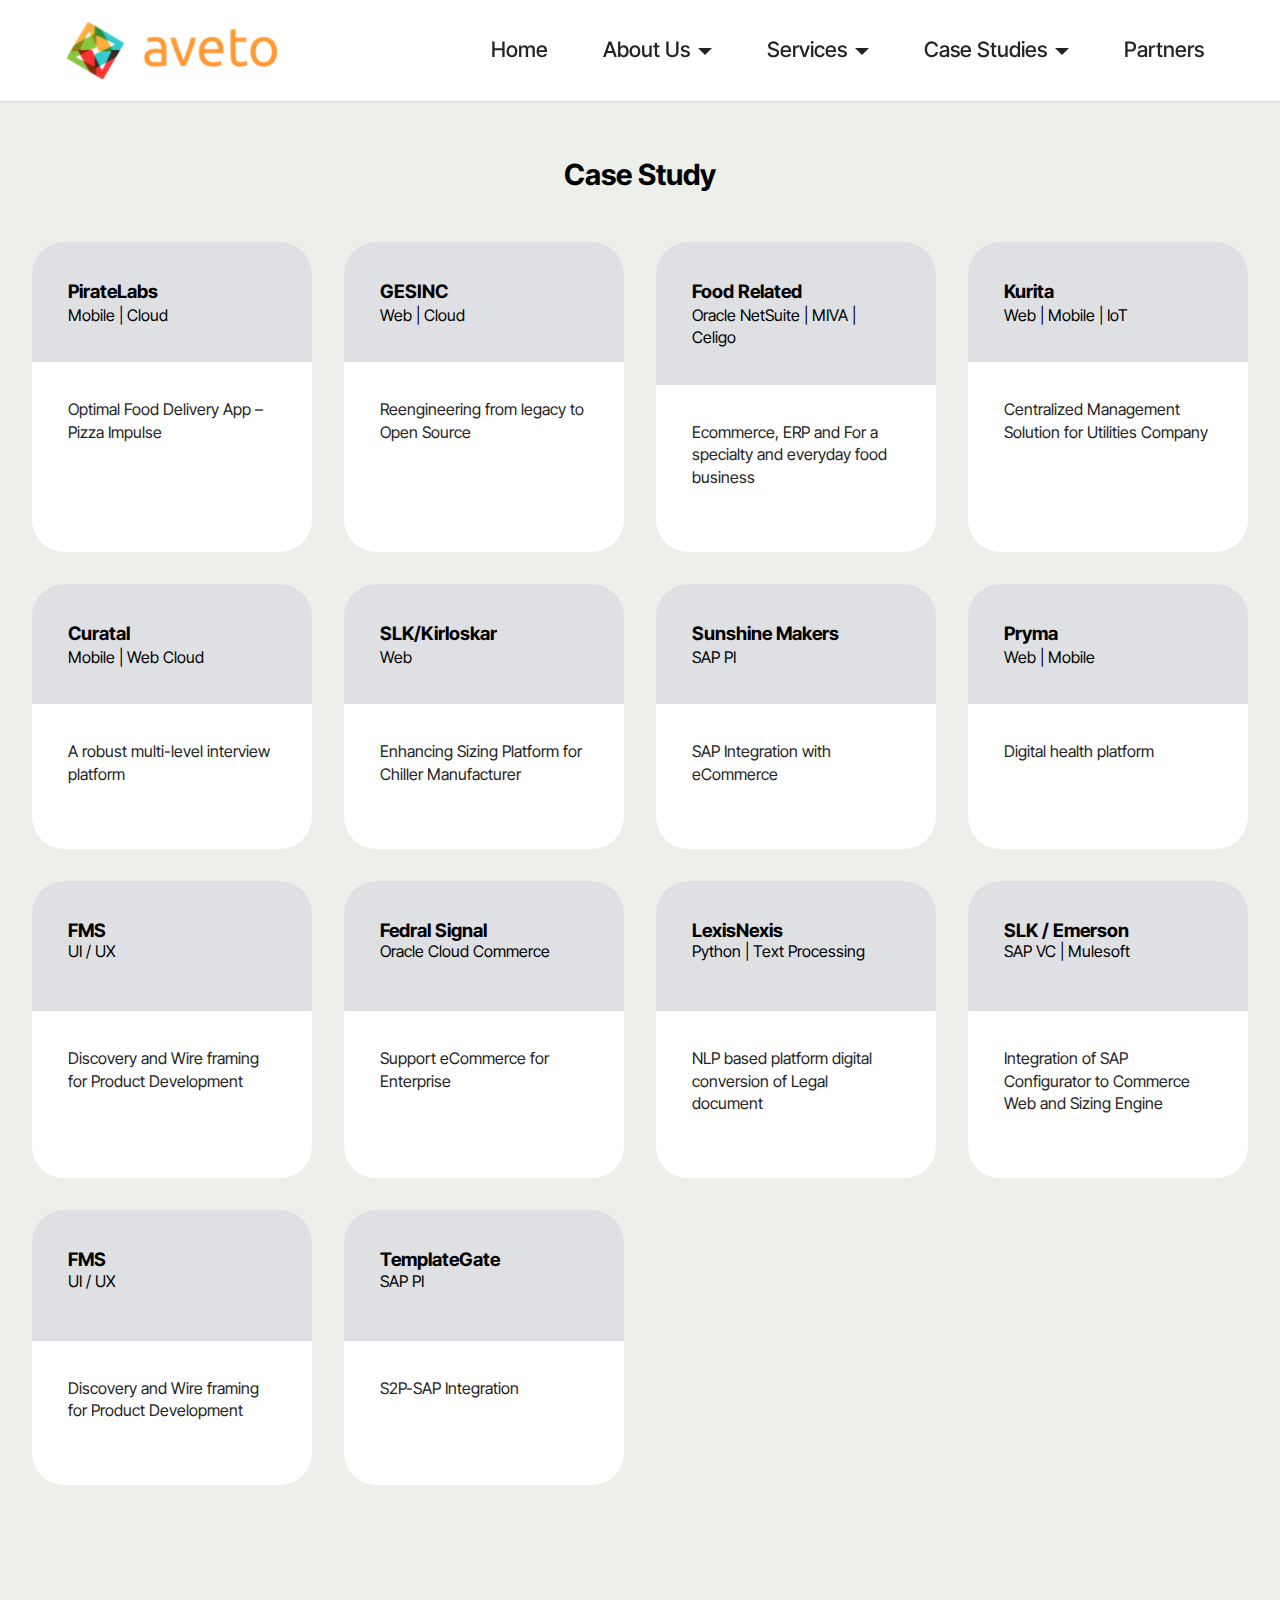
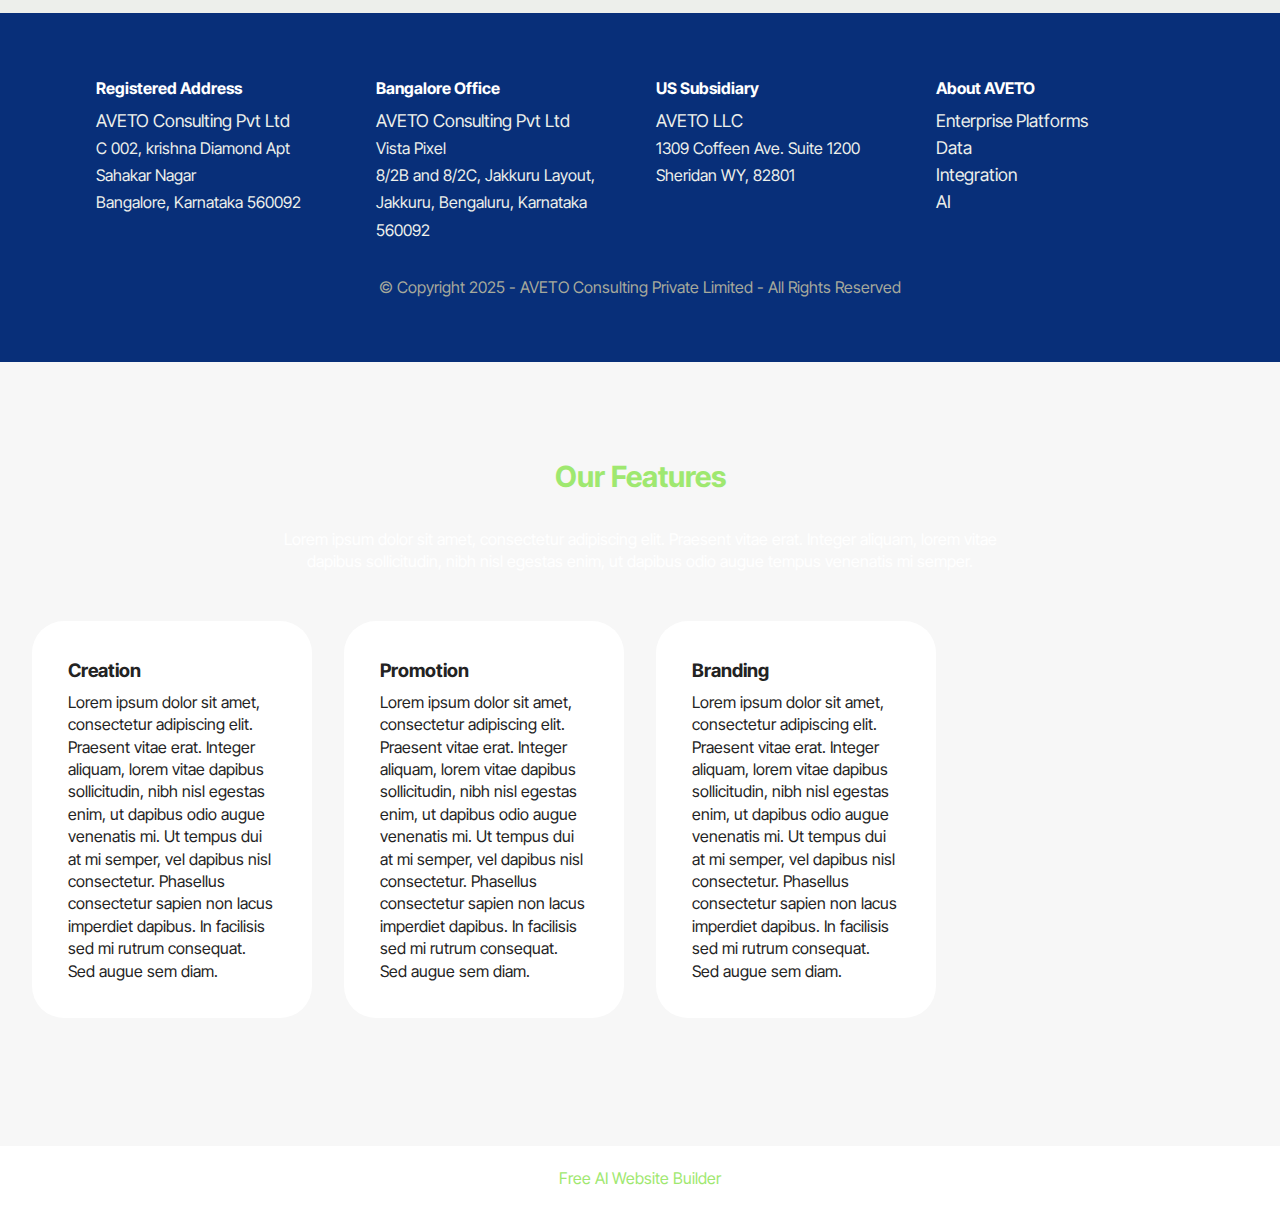
<file: page10.html>
<!DOCTYPE html>
<html  >
<head>
  <!-- Site made with Mobirise Website Builder v5.9.18, https://mobirise.com -->
  <meta charset="UTF-8">
  <meta http-equiv="X-UA-Compatible" content="IE=edge">
  <meta name="generator" content="Mobirise v5.9.18, mobirise.com">
  <meta name="viewport" content="width=device-width, initial-scale=1, minimum-scale=1">
  <link rel="shortcut icon" href="assets/images/apple-touch-icon-128x128-2.png" type="image/x-icon">
  <meta name="description" content="">
  
  
  <title>Page 10</title>
  <link rel="stylesheet" href="assets/web/assets/mobirise-icons2/mobirise2.css">
  <link rel="stylesheet" href="assets/bootstrap/css/bootstrap.min.css">
  <link rel="stylesheet" href="assets/bootstrap/css/bootstrap-grid.min.css">
  <link rel="stylesheet" href="assets/bootstrap/css/bootstrap-reboot.min.css">
  <link rel="stylesheet" href="assets/dropdown/css/style.css">
  <link rel="stylesheet" href="assets/socicon/css/styles.css">
  <link rel="stylesheet" href="assets/theme/css/style.css">
  <link rel="preload" href="https://fonts.googleapis.com/css?family=Inter+Tight:100,200,300,400,500,600,700,800,900,100i,200i,300i,400i,500i,600i,700i,800i,900i&display=swap" as="style" onload="this.onload=null;this.rel='stylesheet'">
  <noscript><link rel="stylesheet" href="https://fonts.googleapis.com/css?family=Inter+Tight:100,200,300,400,500,600,700,800,900,100i,200i,300i,400i,500i,600i,700i,800i,900i&display=swap"></noscript>
  <link rel="preload" as="style" href="assets/mobirise/css/mbr-additional.css?v=kgzcmR"><link rel="stylesheet" href="assets/mobirise/css/mbr-additional.css?v=kgzcmR" type="text/css">

  
  
  
</head>
<body>

<!-- Analytics -->
<link rel="apple-touch-icon" sizes="180x180" href="assets/images/apple-touch-icon.png">
    <link rel="icon" type="image/png" sizes="32x32" href="assets/images/favicon-32x32.png">
    <link rel="icon" type="image/png" sizes="16x16" href="assets/images/favicon-16x16.png">
    <link rel="icon" href="assets/images/favicon.ico" type="image/x-icon">
    <link rel="icon" href="assets/images/favicon.ico" type="image/x-icon">
    <link rel="shortcut icon" href="assets/images/favicon.ico" type="image/x-icon">
    <link rel=" alternate icon" href="assets/images/favicon.ico" type="image/x-icon">
<meta http-equiv="Content-Type" content="text/html; charset=utf-8">
    <meta name="language" content="English">
    <meta name="revisit-after" content="10 days">
    <meta name="author" content="Aveto">
<meta name="robots" content="index, follow">
<link rel="manifest" href="/site.webmanifest">
    <meta name="google-site-verification" content="ULOJJ6HpmZHc3IWND9CQSoDyovv0ef3IBIgjUOHJnWQ" />   
    <script type="application/ld+json">
      {
        "@context": "https://schema.org",
        "@type": "LocalBusiness",
        "name": "Aveto",
        "image": "https://example.com/logo.jpg",
        "address": {
          "@type": "PostalAddress",
          "streetAddress": "123 Main St",
          "addressLocality": "Bengaluru",
          "addressRegion": "Karnataka",
          "postalCode": "560092"
        },
        "telephone": "",
        "openingHours": "Mo,Tu,We,Th,Fr 09:00-19:00",
        "potentialAction": {
          "@type": "SearchAction",
          "target": "https://www.avetoconsulting.com/{search_term_string}",
          "query-input": "required name=search_term_string"
        },
        "siteNavigation": [
          {
            "@type": "SiteNavigationElement",
            "name": "Home",
            "url": "https://avetoconsulting.com/"
          },
          {
            "@type": "SiteNavigationElement",
            "name": "Team Aveto",
            "url": "https://avetoconsulting.com/Team%20AVETO.html#gallery01-7h"
          },
          {
            "@type": "SiteNavigationElement",
            "name": "SAP",
            "url": "https://avetoconsulting.com/SAP.html#article04-6d"
          },
          {
            "@type": "SiteNavigationElement",
            "name": "DATA",
            "url": "https://avetoconsulting.com/Data.html#article04-67"
          }
        ]
      }
      </script>
<script>
  document.addEventListener('DOMContentLoaded', function () {
    // Get the current page URL
    const currentUrl = window.location.href;

    // Check if the canonical tag exists
    let canonicalTag = document.querySelector('link[rel="canonical"]');

    // If not, create it
    if (!canonicalTag) {
      canonicalTag = document.createElement('link');
      canonicalTag.rel = 'canonical';
      document.head.appendChild(canonicalTag);
    }

    // Set the canonical URL
    canonicalTag.href = currentUrl;
  });
</script>
<style>
.cid-uwJYKt23Pr .row {
    background: initial;
    padding: 4rem 3rem;
    border-radius: 2rem;
    margin: 0;
}
.cid-uwJYKt23Pr {
    padding-top: 0rem;
    padding-bottom: 0rem;
    background-color: #082f79;
}
</style>
<!-- /Analytics -->


  
  <section data-bs-version="5.1" class="menu menu1 cid-uvwiCbcNlV" once="menu" id="menu1-91">
    

    <nav class="navbar navbar-dropdown navbar-fixed-top navbar-expand-lg">
        <div class="container-fluid">
            <div class="navbar-brand">
                <span class="navbar-logo">
                    <a href="index.html#header19-o">
                        <img src="assets/images/logo-both.svg" alt="Aveto Consulting" style="height: 5rem;">
                    </a>
                </span>
                <span class="navbar-caption-wrap"><a class="navbar-caption text-info display-2" href="index.html#header19-o"></a></span>
            </div>
            <button class="navbar-toggler" type="button" data-toggle="collapse" data-bs-toggle="collapse" data-target="#navbarSupportedContent" data-bs-target="#navbarSupportedContent" aria-controls="navbarNavAltMarkup" aria-expanded="false" aria-label="Toggle navigation">
                <div class="hamburger">
                    <span></span>
                    <span></span>
                    <span></span>
                    <span></span>
                </div>
            </button>
            <div class="collapse navbar-collapse" id="navbarSupportedContent">
                <ul class="navbar-nav nav-dropdown nav-right" data-app-modern-menu="true"><li class="nav-item"><a class="nav-link link text-black text-primary display-4" href="index.html#header19-o">Home</a></li><li class="nav-item dropdown"><a class="nav-link link text-black dropdown-toggle show display-4" href="https://mobiri.se" data-toggle="dropdown-submenu" data-bs-toggle="dropdown" data-bs-auto-close="outside" aria-expanded="false">About Us</a><div class="dropdown-menu show" aria-labelledby="dropdown-554" data-bs-popper="none"><a class="text-black show dropdown-item text-primary display-4" href="team-aveto.html">Team</a><a class="text-black show dropdown-item text-primary display-4" href="index.html#people03-6n">Leadership</a></div></li><li class="nav-item dropdown"><a class="nav-link link text-black dropdown-toggle display-4" href="https://mobiri.se" data-toggle="dropdown-submenu" data-bs-toggle="dropdown" data-bs-auto-close="outside" aria-expanded="false">Services</a><div class="dropdown-menu" aria-labelledby="dropdown-690"><div class="dropdown"><a class="text-black dropdown-item dropdown-toggle show display-4" href="https://mobiri.se" data-toggle="dropdown-submenu" data-bs-toggle="dropdown" data-bs-auto-close="outside" aria-expanded="false">Enterprise Solutions</a><div class="dropdown-menu dropdown-submenu show" aria-labelledby="dropdown-944" data-bs-popper="none"><a class="text-black show dropdown-item text-primary display-4" href="SAP.html#article04-6d">SAP</a><a class="text-black show dropdown-item text-primary display-4" href="Oracle.html#header01-6e">Oracle</a><a class="text-black show dropdown-item text-primary display-4" href="Oracle NetSuite.html#article04-7n">Oracle NetSuite</a></div></div><a class="text-black show dropdown-item text-primary display-4" href="Data.html#article04-67">Data</a><a class="text-black show dropdown-item text-primary display-4" href="Integration.html#article04-69">Integration</a><a class="text-black show dropdown-item text-primary display-4" href="AI.html#header01-76">AI Enablement</a></div></li>
                    <li class="nav-item dropdown"><a class="nav-link link text-black dropdown-toggle display-4" href="https://mobiri.se" data-toggle="dropdown-submenu" data-bs-toggle="dropdown" data-bs-auto-close="outside" aria-expanded="false">Case Studies</a><div class="dropdown-menu" aria-labelledby="dropdown-212"><a class="text-black show dropdown-item text-primary display-4" href="Case Study.html#features037-2b">PLM Integration</a><a class="text-black show dropdown-item text-primary display-4" href="Case Study.html#features037-2c">SAP VC &amp; eCom</a><a class="text-black dropdown-item text-primary display-4" href="Case Study.html#features037-2e">SAP VC</a></div>
                    </li><li class="nav-item"><a class="nav-link link text-black text-primary display-4" href="partners.html">Partners<br></a></li></ul>
                
                
            </div>
        </div>
    </nav>
</section>

<section data-bs-version="5.1" class="pricing03 cid-uMELjI9cRB" id="pricing03-93">
  

  
  <div class="container">
    <div class="row justify-content-center">
      <div class="col-12 content-head">
        <div class="mbr-section-head mb-5">
          <h4 class="mbr-section-title mbr-fonts-style align-center mb-0 display-2">
            <strong>Case Study</strong></h4>
          
        </div>
      </div>
    </div>
    <div class="row">
      <div class="item features-without-image col-12 col-md-6 col-lg-3 item-mb active">
        <div class="item-wrapper">
          <div class="item-head">
            <h5 class="item-title mbr-fonts-style mb-0 display-5"><strong>PirateLabs</strong></h5>
            <h6 class="item-subtitle mbr-fonts-style mb-0 display-7">Mobile | Cloud</h6>
          </div>
          <div class="item-content">
            <p class="mbr-text mbr-fonts-style display-7">Optimal Food Delivery App – Pizza Impulse<br></p>
            <div class="mb-4">
            </div>
            <div class="counter-container mbr-text mbr-fonts-style display-7">
              <div><br></div>
            </div>
          </div>
          
        </div>
      </div>
      <div class="item features-without-image col-12 col-md-6 col-lg-3 item-mb">
        <div class="item-wrapper">
          <div class="item-head">
            <h5 class="item-title mbr-fonts-style mb-0 display-5">
              <strong>GESINC</strong>
            </h5>
            <h6 class="item-subtitle mbr-fonts-style mt-0 mb-0 display-7">Web | Cloud</h6>
          </div>
          <div class="item-content">
            <p class="mbr-text mbr-fonts-style display-7">Reengineering from legacy to Open Source<br></p>
            <div class="mb-4">
            </div>
            <div class="counter-container mbr-text mbr-fonts-style display-7">
              <div><br></div>
            </div>
          </div>
          
        </div>
      </div>
      <div class="item features-without-image col-12 col-md-6 col-lg-3 item-mb">
        <div class="item-wrapper">
          <div class="item-head">
            <h5 class="item-title mbr-fonts-style mb-0 display-5"><strong>Food Related</strong></h5>
            <h6 class="item-subtitle mbr-fonts-style mt-0 mb-0 display-7">Oracle NetSuite | MIVA | Celigo</h6>
          </div>
          <div class="item-content">
            <p class="mbr-text mbr-fonts-style display-7">
              Ecommerce, ERP and For a specialty and everyday food business
            </p>
            <div class="mb-4"></div>
            <div class="counter-container mbr-text mbr-fonts-style display-7"></div>
          </div>
          
        </div>
      </div><div class="item features-without-image col-12 col-md-6 col-lg-3 item-mb">
        <div class="item-wrapper">
          <div class="item-head">
            <h5 class="item-title mbr-fonts-style mb-0 display-5"><strong>Kurita</strong></h5>
            <h6 class="item-subtitle mbr-fonts-style mt-0 mb-0 display-7">Web | Mobile | IoT</h6>
          </div>
          <div class="item-content">
            <p class="mbr-text mbr-fonts-style display-7">Centralized Management Solution for Utilities Company<br></p>
            <div class="mb-4"></div>
            <div class="counter-container mbr-text mbr-fonts-style display-7"></div>
          </div>
          
        </div>
      </div><div class="item features-without-image col-12 col-md-6 col-lg-3 item-mb">
        <div class="item-wrapper">
          <div class="item-head">
            <h5 class="item-title mbr-fonts-style mb-0 display-5"><strong>Curatal</strong></h5>
            <h6 class="item-subtitle mbr-fonts-style mt-0 mb-0 display-7">Mobile | Web Cloud</h6>
          </div>
          <div class="item-content">
            <p class="mbr-text mbr-fonts-style display-7">A robust multi-level interview platform<br></p>
            <div class="mb-4"></div>
            <div class="counter-container mbr-text mbr-fonts-style display-7"></div>
          </div>
          
        </div>
      </div><div class="item features-without-image col-12 col-md-6 col-lg-3 item-mb">
        <div class="item-wrapper">
          <div class="item-head">
            <h5 class="item-title mbr-fonts-style mb-0 display-5"><strong>SLK/Kirloskar</strong></h5>
            <h6 class="item-subtitle mbr-fonts-style mt-0 mb-0 display-7">Web</h6>
          </div>
          <div class="item-content">
            <p class="mbr-text mbr-fonts-style display-7">Enhancing Sizing Platform for Chiller Manufacturer<br></p>
            <div class="mb-4"></div>
            <div class="counter-container mbr-text mbr-fonts-style display-7"></div>
          </div>
          
        </div>
      </div><div class="item features-without-image col-12 col-md-6 col-lg-3 item-mb">
        <div class="item-wrapper">
          <div class="item-head">
            <h5 class="item-title mbr-fonts-style mb-0 display-5"><strong>Sunshine Makers</strong></h5>
            <h6 class="item-subtitle mbr-fonts-style mt-0 mb-0 display-7">SAP PI</h6>
          </div>
          <div class="item-content">
            <p class="mbr-text mbr-fonts-style display-7">SAP Integration with eCommerce<br></p>
            <div class="mb-4"></div>
            <div class="counter-container mbr-text mbr-fonts-style display-7"></div>
          </div>
          
        </div>
      </div><div class="item features-without-image col-12 col-md-6 col-lg-3 item-mb">
        <div class="item-wrapper">
          <div class="item-head">
            <h5 class="item-title mbr-fonts-style mb-0 display-5"><strong>Pryma</strong></h5>
            <h6 class="item-subtitle mbr-fonts-style mt-0 mb-0 display-7">Web | Mobile</h6>
          </div>
          <div class="item-content">
            <p class="mbr-text mbr-fonts-style display-7">Digital health platform<br></p>
            <div class="mb-4"></div>
            <div class="counter-container mbr-text mbr-fonts-style display-7"></div>
          </div>
          
        </div>
      </div><div class="item features-without-image col-12 col-md-6 col-lg-3 item-mb">
        <div class="item-wrapper">
          <div class="item-head">
            <h5 class="item-title mbr-fonts-style mb-0 display-5"><strong>FMS</strong></h5>
            <h6 class="item-subtitle mbr-fonts-style mt-0 mb-0 display-7"><p>UI / UX&nbsp;</p></h6>
          </div>
          <div class="item-content">
            <p class="mbr-text mbr-fonts-style display-7">Discovery and Wire framing for Product Development<br></p>
            <div class="mb-4"></div>
            <div class="counter-container mbr-text mbr-fonts-style display-7"></div>
          </div>
          
        </div>
      </div><div class="item features-without-image col-12 col-md-6 col-lg-3 item-mb">
        <div class="item-wrapper">
          <div class="item-head">
            <h5 class="item-title mbr-fonts-style mb-0 display-5"><strong>Fedral Signal</strong></h5>
            <h6 class="item-subtitle mbr-fonts-style mt-0 mb-0 display-7"><p>Oracle Cloud Commerce</p></h6>
          </div>
          <div class="item-content">
            <p class="mbr-text mbr-fonts-style display-7">Support eCommerce for Enterprise<br></p>
            <div class="mb-4"></div>
            <div class="counter-container mbr-text mbr-fonts-style display-7"></div>
          </div>
          
        </div>
      </div><div class="item features-without-image col-12 col-md-6 col-lg-3 item-mb">
        <div class="item-wrapper">
          <div class="item-head">
            <h5 class="item-title mbr-fonts-style mb-0 display-5"><strong>LexisNexis</strong></h5>
            <h6 class="item-subtitle mbr-fonts-style mt-0 mb-0 display-7"><p>Python | Text Processing</p></h6>
          </div>
          <div class="item-content">
            <p class="mbr-text mbr-fonts-style display-7">NLP based platform digital conversion of Legal document<br></p>
            <div class="mb-4"></div>
            <div class="counter-container mbr-text mbr-fonts-style display-7"></div>
          </div>
          
        </div>
      </div><div class="item features-without-image col-12 col-md-6 col-lg-3 item-mb">
        <div class="item-wrapper">
          <div class="item-head">
            <h5 class="item-title mbr-fonts-style mb-0 display-5"><strong>SLK / Emerson</strong></h5>
            <h6 class="item-subtitle mbr-fonts-style mt-0 mb-0 display-7"><p>SAP VC | Mulesoft</p></h6>
          </div>
          <div class="item-content">
            <p class="mbr-text mbr-fonts-style display-7">Integration of SAP Configurator to Commerce Web and Sizing Engine<br></p>
            <div class="mb-4"></div>
            <div class="counter-container mbr-text mbr-fonts-style display-7"></div>
          </div>
          
        </div>
      </div><div class="item features-without-image col-12 col-md-6 col-lg-3 item-mb">
        <div class="item-wrapper">
          <div class="item-head">
            <h5 class="item-title mbr-fonts-style mb-0 display-5"><strong>FMS</strong></h5>
            <h6 class="item-subtitle mbr-fonts-style mt-0 mb-0 display-7"><p>UI / UX</p></h6>
          </div>
          <div class="item-content">
            <p class="mbr-text mbr-fonts-style display-7">Discovery and Wire framing for Product Development<br></p>
            <div class="mb-4"></div>
            <div class="counter-container mbr-text mbr-fonts-style display-7"></div>
          </div>
          
        </div>
      </div><div class="item features-without-image col-12 col-md-6 col-lg-3 item-mb">
        <div class="item-wrapper">
          <div class="item-head">
            <h5 class="item-title mbr-fonts-style mb-0 display-5"><strong>TemplateGate</strong></h5>
            <h6 class="item-subtitle mbr-fonts-style mt-0 mb-0 display-7"><p>SAP PI</p></h6>
          </div>
          <div class="item-content">
            <p class="mbr-text mbr-fonts-style display-7">S2P-SAP Integration<br></p>
            <div class="mb-4"></div>
            <div class="counter-container mbr-text mbr-fonts-style display-7"></div>
          </div>
          
        </div>
      </div>
    </div>
  </div>
</section>

<section data-bs-version="5.1" class="footer1 cid-uwJYKt23Pr" once="footers" id="footer01-92">
	

	
	
	<div class="container">
		<div class="row mbr-white">
			<div class="col-12 col-md-6 col-lg-3">
				<h5 class="mbr-section-subtitle mbr-fonts-style mb-2 display-7"><strong>Registered Address</strong></h5>
				<ul class="list mbr-fonts-style display-7">
					<li class="mbr-text item-wrap"><span style="font-size: 1.1rem;">AVETO Consulting Pvt Ltd</span><br></li><li class="mbr-text item-wrap">C 002, krishna Diamond Apt
</li><li class="mbr-text item-wrap">Sahakar Nagar
</li><li class="mbr-text item-wrap">Bangalore, Karnataka 560092</li>
				</ul>
			</div>
			<div class="col-12 col-md-6 col-lg-3">
				<h5 class="mbr-section-subtitle mbr-fonts-style mb-2 display-7"><strong>Bangalore Office</strong></h5>
				<ul class="list mbr-fonts-style display-7">
					<li class="mbr-text item-wrap"><span style="font-size: 1.1rem;">AVETO Consulting Pvt Ltd</span><br></li><li class="mbr-text item-wrap">Vista Pixel 
</li><li class="mbr-text item-wrap">8/2B and 8/2C, Jakkuru Layout, Jakkuru, Bengaluru, Karnataka 560092</li>
				</ul>
			</div>
			<div class="col-12 col-md-6 col-lg-3">
				<h5 class="mbr-section-subtitle mbr-fonts-style mb-2 display-7"><strong>US Subsidiary</strong></h5>
				<ul class="list mbr-fonts-style display-7">
					<li class="mbr-text item-wrap"><span style="font-size: 1.1rem;">AVETO LLC</span><br></li><li class="mbr-text item-wrap">1309 Coffeen Ave. Suite 1200</li><li class="mbr-text item-wrap">Sheridan WY, 82801</li>
				</ul>
			</div>
			<div class="col-12 col-md-6 col-lg-3">
				<h5 class="mbr-section-subtitle mbr-fonts-style mb-2 display-7"><strong>About AVETO</strong></h5>
				<ul class="list mbr-fonts-style display-7">
					<li class="mbr-text item-wrap"><span style="font-size: 17.6px;">Enterprise Platforms</span><br></li><li class="mbr-text item-wrap"><span style="font-size: 17.6px;">Data</span></li><li class="mbr-text item-wrap"><span style="font-size: 17.6px;">Integration</span></li><li class="mbr-text item-wrap"><span style="font-size: 17.6px;">AI</span></li>
				</ul>
			</div>
			
			<div class="col-12 mt-4">
				<p class="mbr-text mb-0 mbr-fonts-style copyright align-center display-7">
					© Copyright 2025 - AVETO Consulting Private Limited - All Rights Reserved
				</p>
			</div>
		</div>
	</div>
</section>

<section data-bs-version="5.1" class="features5 cid-uMFIW9fzhT" id="features05-96">
  

  
  
  <div class="container">
    <div class="row mb-5 justify-content-center">
      <div class="col-12 content-head">
        <h3 class="mbr-section-title mbr-fonts-style align-center mb-0 display-2">
          <strong>Our Features</strong>
        </h3>
        <h5 class="mbr-section-subtitle mbr-fonts-style align-center mb-0 mt-4 display-7">
          Lorem ipsum dolor sit amet, consectetur adipiscing elit. Praesent
          vitae erat. Integer aliquam, lorem vitae dapibus sollicitudin, nibh
          nisl egestas enim, ut dapibus odio augue tempus venenatis mi semper.
        </h5>
      </div>
    </div>
    <div class="row">
      <div class="item features-without-image col-12 col-md-6 col-lg-3 item-mb">
        <div class="item-wrapper">
          <div class="card-box align-left">
            
            <h5 class="card-title mbr-fonts-style display-5">
              <strong>Creation</strong>
            </h5>
            <p class="card-text mbr-fonts-style display-7">
              Lorem ipsum dolor sit amet, consectetur adipiscing elit. Praesent
              vitae erat. Integer aliquam, lorem vitae dapibus sollicitudin,
              nibh nisl egestas enim, ut dapibus odio augue venenatis mi. Ut
              tempus dui at mi semper, vel dapibus nisl consectetur. Phasellus
              consectetur sapien non lacus imperdiet dapibus. In facilisis sed
              mi rutrum consequat. Sed augue sem diam.
            </p>

            
          </div>
        </div>
      </div>
      <div class="item features-without-image col-12 col-md-6 col-lg-3 item-mb">
        <div class="item-wrapper">
          <div class="card-box align-left">
            
            <h5 class="card-title mbr-fonts-style display-5">
              <strong>Promotion</strong>
            </h5>
            <p class="card-text mbr-fonts-style display-7">
              Lorem ipsum dolor sit amet, consectetur adipiscing elit. Praesent
              vitae erat. Integer aliquam, lorem vitae dapibus sollicitudin,
              nibh nisl egestas enim, ut dapibus odio augue venenatis mi. Ut
              tempus dui at mi semper, vel dapibus nisl consectetur. Phasellus
              consectetur sapien non lacus imperdiet dapibus. In facilisis sed
              mi rutrum consequat. Sed augue sem diam.
            </p>

            
          </div>
        </div>
      </div>
      <div class="item features-without-image col-12 col-md-6 col-lg-3 item-mb">
        <div class="item-wrapper">
          <div class="card-box align-left">
            
            <h5 class="card-title mbr-fonts-style display-5">
              <strong>Branding</strong>
            </h5>
            <p class="card-text mbr-fonts-style display-7">
              Lorem ipsum dolor sit amet, consectetur adipiscing elit. Praesent
              vitae erat. Integer aliquam, lorem vitae dapibus sollicitudin,
              nibh nisl egestas enim, ut dapibus odio augue venenatis mi. Ut
              tempus dui at mi semper, vel dapibus nisl consectetur. Phasellus
              consectetur sapien non lacus imperdiet dapibus. In facilisis sed
              mi rutrum consequat. Sed augue sem diam.
            </p>

            
          </div>
        </div>
      </div>
    </div>
  </div>
</section><section class="display-7" style="padding: 0;align-items: center;justify-content: center;flex-wrap: wrap;    align-content: center;display: flex;position: relative;height: 4rem;"><a href="https://mobiri.se/3678816" style="flex: 1 1;height: 4rem;position: absolute;width: 100%;z-index: 1;"><img alt="" style="height: 4rem;" src="[data-uri]"></a><p style="margin: 0;text-align: center;" class="display-7">&#8204;</p><a style="z-index:1" href="https://mobirise.com/builder/ai-website-builder.html">Free AI Website Builder</a></section><script src="assets/bootstrap/js/bootstrap.bundle.min.js"></script>  <script src="assets/smoothscroll/smooth-scroll.js"></script>  <script src="assets/ytplayer/index.js"></script>  <script src="assets/dropdown/js/navbar-dropdown.js"></script>  <script src="assets/theme/js/script.js"></script>  
  
  
</body>
</html>
</file>
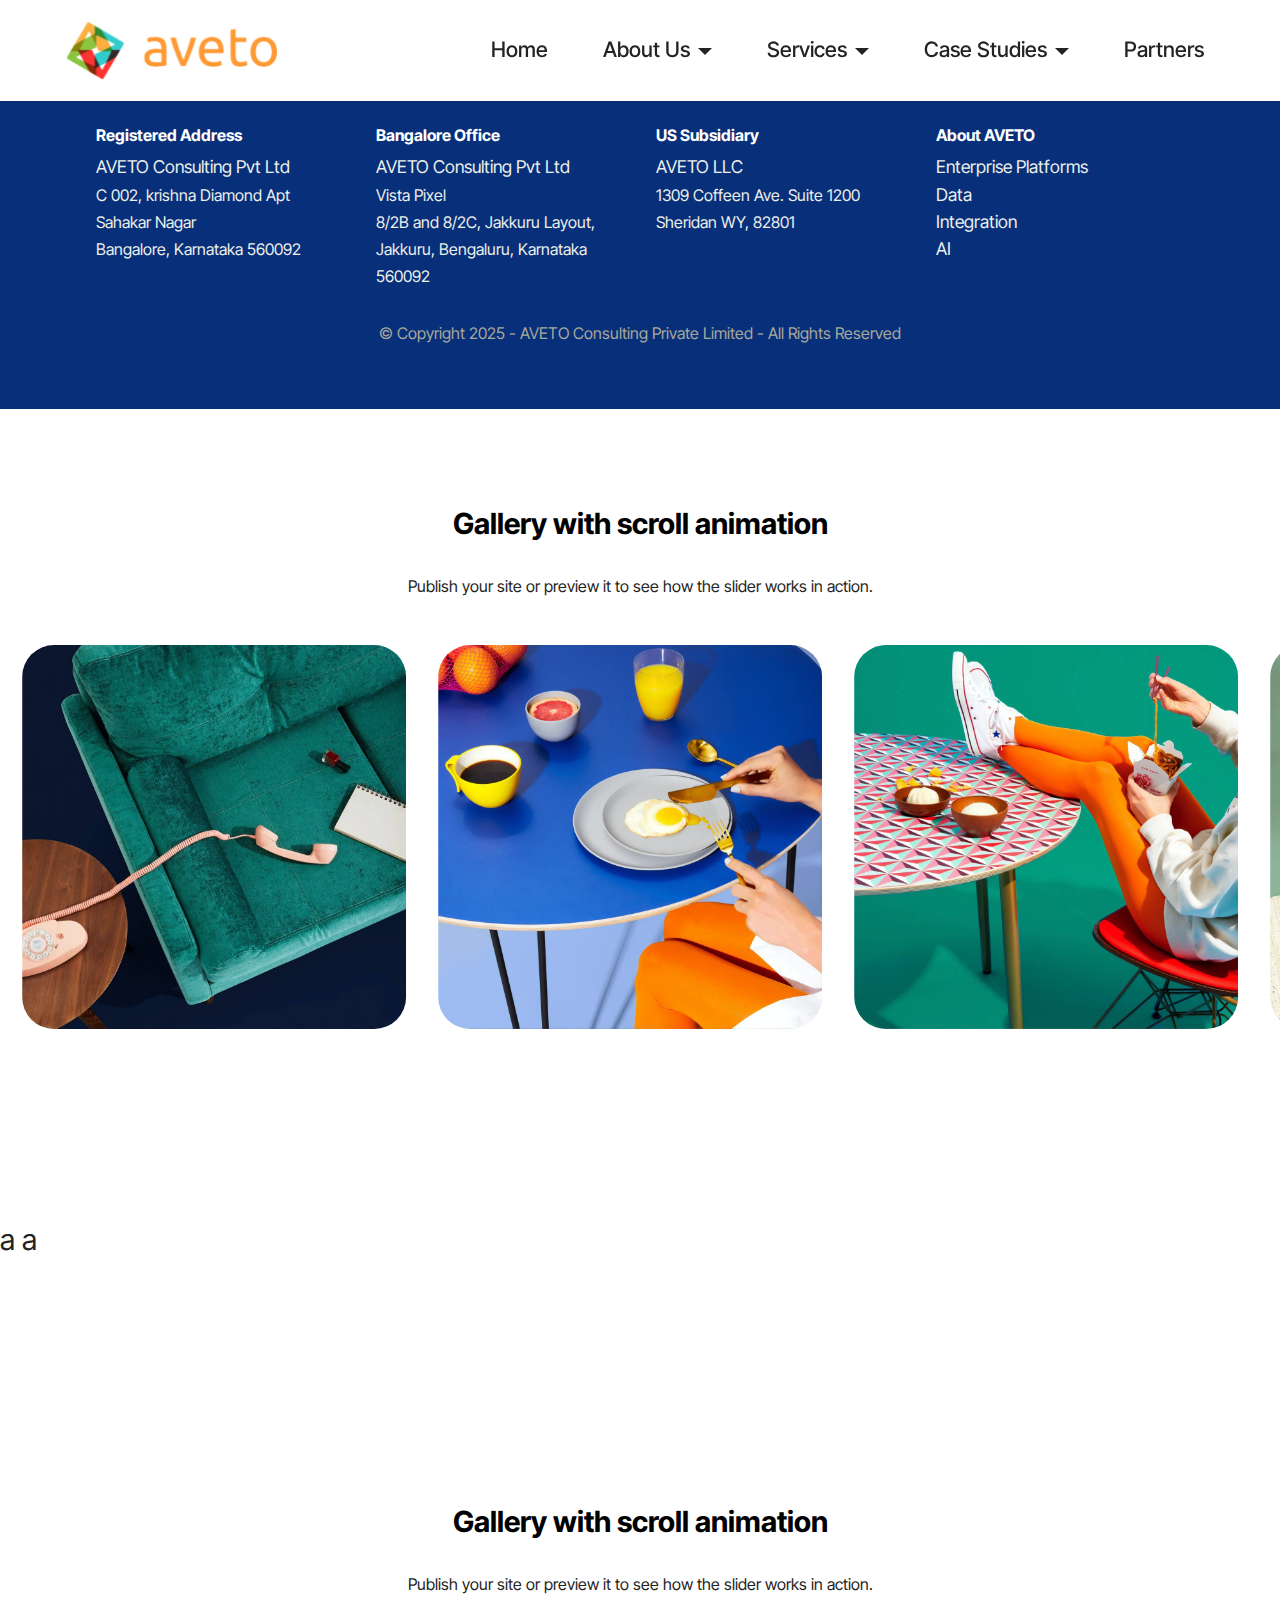
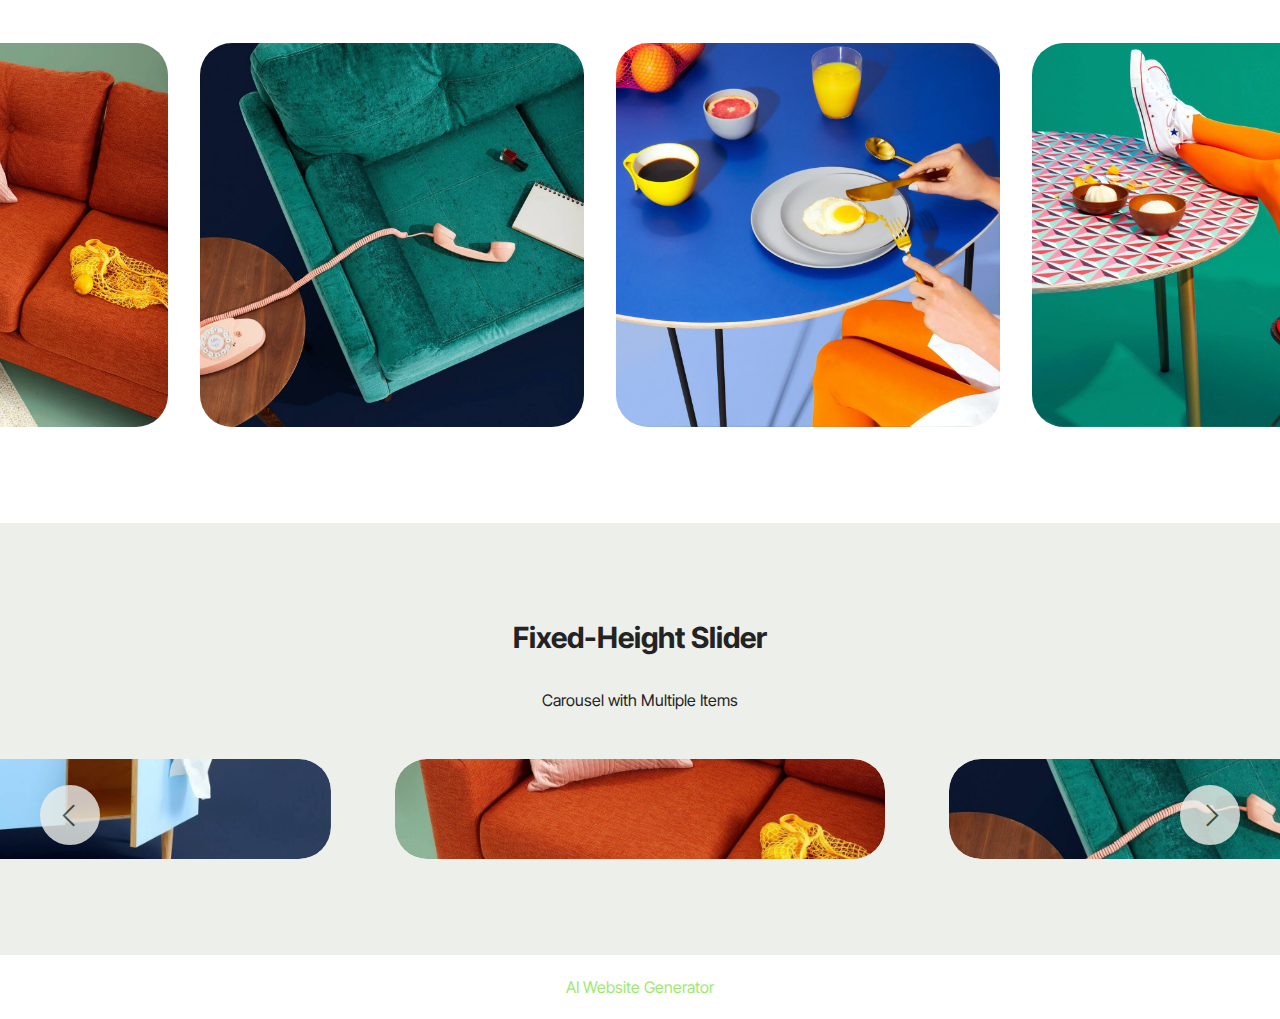
<file: page11.html>
<!DOCTYPE html>
<html  >
<head>
  <!-- Site made with Mobirise Website Builder v5.9.18, https://mobirise.com -->
  <meta charset="UTF-8">
  <meta http-equiv="X-UA-Compatible" content="IE=edge">
  <meta name="generator" content="Mobirise v5.9.18, mobirise.com">
  <meta name="viewport" content="width=device-width, initial-scale=1, minimum-scale=1">
  <link rel="shortcut icon" href="assets/images/apple-touch-icon-128x128-2.png" type="image/x-icon">
  <meta name="description" content="">
  
  
  <title>slider</title>
  <link rel="stylesheet" href="assets/web/assets/mobirise-icons2/mobirise2.css">
  <link rel="stylesheet" href="assets/bootstrap/css/bootstrap.min.css">
  <link rel="stylesheet" href="assets/bootstrap/css/bootstrap-grid.min.css">
  <link rel="stylesheet" href="assets/bootstrap/css/bootstrap-reboot.min.css">
  <link rel="stylesheet" href="assets/dropdown/css/style.css">
  <link rel="stylesheet" href="assets/socicon/css/styles.css">
  <link rel="stylesheet" href="assets/theme/css/style.css">
  <link rel="preload" href="https://fonts.googleapis.com/css?family=Inter+Tight:100,200,300,400,500,600,700,800,900,100i,200i,300i,400i,500i,600i,700i,800i,900i&display=swap" as="style" onload="this.onload=null;this.rel='stylesheet'">
  <noscript><link rel="stylesheet" href="https://fonts.googleapis.com/css?family=Inter+Tight:100,200,300,400,500,600,700,800,900,100i,200i,300i,400i,500i,600i,700i,800i,900i&display=swap"></noscript>
  <link rel="preload" as="style" href="assets/mobirise/css/mbr-additional.css?v=2m9NNm"><link rel="stylesheet" href="assets/mobirise/css/mbr-additional.css?v=2m9NNm" type="text/css">

  
  
  
</head>
<body>

<!-- Analytics -->
<link rel="apple-touch-icon" sizes="180x180" href="assets/images/apple-touch-icon.png">
    <link rel="icon" type="image/png" sizes="32x32" href="assets/images/favicon-32x32.png">
    <link rel="icon" type="image/png" sizes="16x16" href="assets/images/favicon-16x16.png">
    <link rel="icon" href="assets/images/favicon.ico" type="image/x-icon">
    <link rel="icon" href="assets/images/favicon.ico" type="image/x-icon">
    <link rel="shortcut icon" href="assets/images/favicon.ico" type="image/x-icon">
    <link rel=" alternate icon" href="assets/images/favicon.ico" type="image/x-icon">
<meta http-equiv="Content-Type" content="text/html; charset=utf-8">
    <meta name="language" content="English">
    <meta name="revisit-after" content="10 days">
    <meta name="author" content="Aveto">
<meta name="robots" content="index, follow">
<link rel="manifest" href="/site.webmanifest">
    <meta name="google-site-verification" content="ULOJJ6HpmZHc3IWND9CQSoDyovv0ef3IBIgjUOHJnWQ" />   
    <script type="application/ld+json">
      {
        "@context": "https://schema.org",
        "@type": "LocalBusiness",
        "name": "Aveto",
        "image": "https://example.com/logo.jpg",
        "address": {
          "@type": "PostalAddress",
          "streetAddress": "123 Main St",
          "addressLocality": "Bengaluru",
          "addressRegion": "Karnataka",
          "postalCode": "560092"
        },
        "telephone": "",
        "openingHours": "Mo,Tu,We,Th,Fr 09:00-19:00",
        "potentialAction": {
          "@type": "SearchAction",
          "target": "https://www.avetoconsulting.com/{search_term_string}",
          "query-input": "required name=search_term_string"
        },
        "siteNavigation": [
          {
            "@type": "SiteNavigationElement",
            "name": "Home",
            "url": "https://avetoconsulting.com/"
          },
          {
            "@type": "SiteNavigationElement",
            "name": "Team Aveto",
            "url": "https://avetoconsulting.com/Team%20AVETO.html#gallery01-7h"
          },
          {
            "@type": "SiteNavigationElement",
            "name": "SAP",
            "url": "https://avetoconsulting.com/SAP.html#article04-6d"
          },
          {
            "@type": "SiteNavigationElement",
            "name": "DATA",
            "url": "https://avetoconsulting.com/Data.html#article04-67"
          }
        ]
      }
      </script>
<script>
  document.addEventListener('DOMContentLoaded', function () {
    // Get the current page URL
    const currentUrl = window.location.href;

    // Check if the canonical tag exists
    let canonicalTag = document.querySelector('link[rel="canonical"]');

    // If not, create it
    if (!canonicalTag) {
      canonicalTag = document.createElement('link');
      canonicalTag.rel = 'canonical';
      document.head.appendChild(canonicalTag);
    }

    // Set the canonical URL
    canonicalTag.href = currentUrl;
  });
</script>
<style>
.cid-uwJYKt23Pr .row {
    background: initial;
    padding: 4rem 3rem;
    border-radius: 2rem;
    margin: 0;
}
.cid-uwJYKt23Pr {
    padding-top: 0rem;
    padding-bottom: 0rem;
    background-color: #082f79;
}
</style>
<!-- /Analytics -->


  
  <section data-bs-version="5.1" class="menu menu1 cid-uvwiCbcNlV" once="menu" id="menu1-97">
    

    <nav class="navbar navbar-dropdown navbar-fixed-top navbar-expand-lg">
        <div class="container-fluid">
            <div class="navbar-brand">
                <span class="navbar-logo">
                    <a href="index.html#header19-o">
                        <img src="assets/images/logo-both.svg" alt="Aveto Consulting" style="height: 5rem;">
                    </a>
                </span>
                <span class="navbar-caption-wrap"><a class="navbar-caption text-info display-2" href="index.html#header19-o"></a></span>
            </div>
            <button class="navbar-toggler" type="button" data-toggle="collapse" data-bs-toggle="collapse" data-target="#navbarSupportedContent" data-bs-target="#navbarSupportedContent" aria-controls="navbarNavAltMarkup" aria-expanded="false" aria-label="Toggle navigation">
                <div class="hamburger">
                    <span></span>
                    <span></span>
                    <span></span>
                    <span></span>
                </div>
            </button>
            <div class="collapse navbar-collapse" id="navbarSupportedContent">
                <ul class="navbar-nav nav-dropdown nav-right" data-app-modern-menu="true"><li class="nav-item"><a class="nav-link link text-black text-primary display-4" href="index.html#header19-o">Home</a></li><li class="nav-item dropdown"><a class="nav-link link text-black dropdown-toggle show display-4" href="https://mobiri.se" data-toggle="dropdown-submenu" data-bs-toggle="dropdown" data-bs-auto-close="outside" aria-expanded="false">About Us</a><div class="dropdown-menu show" aria-labelledby="dropdown-554" data-bs-popper="none"><a class="text-black show dropdown-item text-primary display-4" href="team-aveto.html">Team</a><a class="text-black show dropdown-item text-primary display-4" href="index.html#people03-6n">Leadership</a></div></li><li class="nav-item dropdown"><a class="nav-link link text-black dropdown-toggle display-4" href="https://mobiri.se" data-toggle="dropdown-submenu" data-bs-toggle="dropdown" data-bs-auto-close="outside" aria-expanded="false">Services</a><div class="dropdown-menu" aria-labelledby="dropdown-690"><div class="dropdown"><a class="text-black dropdown-item dropdown-toggle show display-4" href="https://mobiri.se" data-toggle="dropdown-submenu" data-bs-toggle="dropdown" data-bs-auto-close="outside" aria-expanded="false">Enterprise Solutions</a><div class="dropdown-menu dropdown-submenu show" aria-labelledby="dropdown-944" data-bs-popper="none"><a class="text-black show dropdown-item text-primary display-4" href="SAP.html#article04-6d">SAP</a><a class="text-black show dropdown-item text-primary display-4" href="Oracle.html#header01-6e">Oracle</a><a class="text-black show dropdown-item text-primary display-4" href="Oracle NetSuite.html#article04-7n">Oracle NetSuite</a></div></div><a class="text-black show dropdown-item text-primary display-4" href="Data.html#article04-67">Data</a><a class="text-black show dropdown-item text-primary display-4" href="Integration.html#article04-69">Integration</a><a class="text-black show dropdown-item text-primary display-4" href="AI.html#header01-76">AI Enablement</a></div></li>
                    <li class="nav-item dropdown"><a class="nav-link link text-black dropdown-toggle display-4" href="https://mobiri.se" data-toggle="dropdown-submenu" data-bs-toggle="dropdown" data-bs-auto-close="outside" aria-expanded="false">Case Studies</a><div class="dropdown-menu" aria-labelledby="dropdown-212"><a class="text-black show dropdown-item text-primary display-4" href="Case Study.html#features037-2b">PLM Integration</a><a class="text-black show dropdown-item text-primary display-4" href="Case Study.html#features037-2c">SAP VC &amp; eCom</a><a class="text-black dropdown-item text-primary display-4" href="Case Study.html#features037-2e">SAP VC</a></div>
                    </li><li class="nav-item"><a class="nav-link link text-black text-primary display-4" href="partners.html">Partners<br></a></li></ul>
                
                
            </div>
        </div>
    </nav>
</section>

<section data-bs-version="5.1" class="footer1 cid-uwJYKt23Pr" once="footers" id="footer01-98">
	

	
	
	<div class="container">
		<div class="row mbr-white">
			<div class="col-12 col-md-6 col-lg-3">
				<h5 class="mbr-section-subtitle mbr-fonts-style mb-2 display-7"><strong>Registered Address</strong></h5>
				<ul class="list mbr-fonts-style display-7">
					<li class="mbr-text item-wrap"><span style="font-size: 1.1rem;">AVETO Consulting Pvt Ltd</span><br></li><li class="mbr-text item-wrap">C 002, krishna Diamond Apt
</li><li class="mbr-text item-wrap">Sahakar Nagar
</li><li class="mbr-text item-wrap">Bangalore, Karnataka 560092</li>
				</ul>
			</div>
			<div class="col-12 col-md-6 col-lg-3">
				<h5 class="mbr-section-subtitle mbr-fonts-style mb-2 display-7"><strong>Bangalore Office</strong></h5>
				<ul class="list mbr-fonts-style display-7">
					<li class="mbr-text item-wrap"><span style="font-size: 1.1rem;">AVETO Consulting Pvt Ltd</span><br></li><li class="mbr-text item-wrap">Vista Pixel 
</li><li class="mbr-text item-wrap">8/2B and 8/2C, Jakkuru Layout, Jakkuru, Bengaluru, Karnataka 560092</li>
				</ul>
			</div>
			<div class="col-12 col-md-6 col-lg-3">
				<h5 class="mbr-section-subtitle mbr-fonts-style mb-2 display-7"><strong>US Subsidiary</strong></h5>
				<ul class="list mbr-fonts-style display-7">
					<li class="mbr-text item-wrap"><span style="font-size: 1.1rem;">AVETO LLC</span><br></li><li class="mbr-text item-wrap">1309 Coffeen Ave. Suite 1200</li><li class="mbr-text item-wrap">Sheridan WY, 82801</li>
				</ul>
			</div>
			<div class="col-12 col-md-6 col-lg-3">
				<h5 class="mbr-section-subtitle mbr-fonts-style mb-2 display-7"><strong>About AVETO</strong></h5>
				<ul class="list mbr-fonts-style display-7">
					<li class="mbr-text item-wrap"><span style="font-size: 17.6px;">Enterprise Platforms</span><br></li><li class="mbr-text item-wrap"><span style="font-size: 17.6px;">Data</span></li><li class="mbr-text item-wrap"><span style="font-size: 17.6px;">Integration</span></li><li class="mbr-text item-wrap"><span style="font-size: 17.6px;">AI</span></li>
				</ul>
			</div>
			
			<div class="col-12 mt-4">
				<p class="mbr-text mb-0 mbr-fonts-style copyright align-center display-7">
					© Copyright 2025 - AVETO Consulting Private Limited - All Rights Reserved
				</p>
			</div>
		</div>
	</div>
</section>

<section data-bs-version="5.1" class="gallery07 cid-uOWDrgZatN" id="gallery07-99">
  
  
  <div class="container-fluid gallery-wrapper">
    <div class="row justify-content-center">
      <div class="col-12 content-head">
        <div class="mbr-section-head mb-5">
          <h4 class="mbr-section-title mbr-fonts-style align-center mb-0 display-2">
            <strong>Gallery with scroll animation</strong>
          </h4>
          <h5 class="mbr-section-subtitle mbr-fonts-style align-center mb-0 mt-4 display-7">
            Publish your site or preview it to see how the slider works in action.
          </h5>
        </div>
      </div>
    </div>
    <div class="grid-container">
      <div class="grid-container-3 moving-left" style="transform: translate3d(-200px, 0px, 0px);">
        <div class="grid-item">
          <img src="assets/images/gallery01.jpg" alt="Mobirise Website Builder">
        </div>
        <div class="grid-item">
          <img src="assets/images/gallery02.jpg" alt="Mobirise Website Builder">
        </div>
        <div class="grid-item">
          <img src="assets/images/gallery03.jpg" alt="Mobirise Website Builder">
        </div>
        <div class="grid-item">
          <img src="assets/images/gallery04.jpg" alt="Mobirise Website Builder">
        </div>
      </div>
    </div>
  </div>
</section>

<section data-bs-version="5.1" class="gallery10 cid-uOWE3JXNcZ" id="gallery10-9a">
  


  <div class="container-fluid">

      <div class="loop-container">
        <div class="item display-2" data-linewords="a" data-direction="-1" data-speed="0.03">☁️ Best offers ☁️ Free delivery ☁️ Perfect design ☁️ Comfort ☁️ Support 24/7 ☁️ Vibes</div>
        <div class="item display-2" data-linewords="a" data-direction="-1" data-speed="0.03">☁️ Best offers ☁️ Free delivery ☁️ Perfect design ☁️ Comfort ☁️ Support 24/7 ☁️ Vibes</div>
      </div>
    
  </div>
</section>

<section data-bs-version="5.1" class="gallery07 cid-uOWEfQQwDk" id="gallery07-9b">
  
  
  <div class="container-fluid gallery-wrapper">
    <div class="row justify-content-center">
      <div class="col-12 content-head">
        <div class="mbr-section-head mb-5">
          <h4 class="mbr-section-title mbr-fonts-style align-center mb-0 display-2">
            <strong>Gallery with scroll animation</strong>
          </h4>
          <h5 class="mbr-section-subtitle mbr-fonts-style align-center mb-0 mt-4 display-7">
            Publish your site or preview it to see how the slider works in action.
          </h5>
        </div>
      </div>
    </div>
    <div class="grid-container">
      <div class="grid-container-3 moving-left" style="transform: translate3d(-200px, 0px, 0px);">
        <div class="grid-item">
          <img src="assets/images/gallery01.jpg" alt="Mobirise Website Builder">
        </div>
        <div class="grid-item">
          <img src="assets/images/gallery02.jpg" alt="Mobirise Website Builder">
        </div>
        <div class="grid-item">
          <img src="assets/images/gallery03.jpg" alt="Mobirise Website Builder">
        </div>
        <div class="grid-item">
          <img src="assets/images/gallery04.jpg" alt="Mobirise Website Builder">
        </div>
      </div>
    </div>
  </div>
</section>

<section data-bs-version="5.1" class="slider4 mbr-embla cid-uOWFsx221H" id="slider04-9c">
    
    
    <div class="container-fluid">
        <div class="row mb-5 justify-content-center">
            <div class="col-12 content-head">
                <h3 class="mbr-section-title mbr-fonts-style align-center mb-0 display-2">
                    <strong>Fixed-Height Slider</strong>
                </h3>
                <h5 class="mbr-section-subtitle mbr-fonts-style align-center mb-0 mt-4 display-7">
                    Carousel with Multiple Items
                </h5>
            </div>
        </div>
        <div class="row">
            <div class="col-12">
                <div class="embla position-relative" data-skip-snaps="true" data-align="center" data-contain-scroll="trimSnaps" data-loop="true" data-auto-play="true" data-auto-play-interval="3" data-draggable="true">
                    <div class="embla__viewport">
                        <div class="embla__container">
                            <div class="embla__slide slider-image item" style="margin-left: 2rem; margin-right: 2rem;">
                                <div class="slide-content">
                                    <div class="item-img">
                                        <div class="item-wrapper">
                                            <img src="assets/images/gallery01.jpg" alt="Mobirise Website Builder" title="" data-slide-to="0" data-bs-slide-to="0">
                                        </div>
                                    </div>
                                </div>
                            </div>
                            <div class="embla__slide slider-image item" style="margin-left: 2rem; margin-right: 2rem;">
                                <div class="slide-content">
                                    <div class="item-img">
                                        <div class="item-wrapper">
                                            <img src="assets/images/gallery02.jpg" alt="Mobirise Website Builder" title="" data-slide-to="1" data-bs-slide-to="1">
                                        </div>
                                    </div>
                                </div>
                            </div>
                            <div class="embla__slide slider-image item" style="margin-left: 2rem; margin-right: 2rem;">
                                <div class="slide-content">
                                    <div class="item-img">
                                        <div class="item-wrapper">
                                            <img src="assets/images/gallery03.jpg" alt="Mobirise Website Builder" title="" data-slide-to="2" data-bs-slide-to="2">
                                        </div>
                                    </div>
                                </div>
                            </div>
                            <div class="embla__slide slider-image item" style="margin-left: 2rem; margin-right: 2rem;">
                                <div class="slide-content">
                                    <div class="item-img">
                                        <div class="item-wrapper">
                                            <img src="assets/images/gallery04.jpg" alt="Mobirise Website Builder" title="" data-slide-to="3" data-bs-slide-to="3">
                                        </div>
                                    </div>
                                </div>
                            </div>
                            <div class="embla__slide slider-image item" style="margin-left: 2rem; margin-right: 2rem;">
                                <div class="slide-content">
                                    <div class="item-img">
                                        <div class="item-wrapper">
                                            <img src="assets/images/gallery05.jpg" alt="Mobirise Website Builder" title="" data-slide-to="4" data-bs-slide-to="4">
                                        </div>
                                    </div>
                                </div>
                            </div><div class="embla__slide slider-image item" style="margin-left: 2rem; margin-right: 2rem;">
                                <div class="slide-content">
                                    <div class="item-img">
                                        <div class="item-wrapper">
                                            <img src="assets/images/picture1-1200x82.png" alt="Mobirise Website Builder" title="" data-slide-to="5" data-bs-slide-to="5">
                                        </div>
                                    </div>
                                </div>
                            </div>
                            <div class="embla__slide slider-image item" style="margin-left: 2rem; margin-right: 2rem;">
                            <div class="slide-content">
                                <div class="item-img">
                                    <div class="item-wrapper">
                                        <img src="assets/images/gallery06.jpg" alt="Mobirise Website Builder" title="" data-slide-to="6" data-bs-slide-to="6">
                                    </div>
                                </div>
                            </div>
                            </div>
                            <div class="embla__slide slider-image item" style="margin-left: 2rem; margin-right: 2rem;">
                            <div class="slide-content">
                                <div class="item-img">
                                    <div class="item-wrapper">
                                        <img src="assets/images/gallery07.jpg" alt="Mobirise Website Builder" title="" data-slide-to="7" data-bs-slide-to="7">
                                    </div>
                                </div>
                            </div>
                            </div>
                        </div>
                    </div>
                    <button class="embla__button embla__button--prev">
                        <span class="mobi-mbri mobi-mbri-arrow-prev" aria-hidden="true"></span>
                        <span class="sr-only visually-hidden visually-hidden">Previous</span>
                    </button>
                    <button class="embla__button embla__button--next">
                        <span class="mobi-mbri mobi-mbri-arrow-next" aria-hidden="true"></span>
                        <span class="sr-only visually-hidden visually-hidden">Next</span>
                    </button>
                </div>
            </div>
        </div>
    </div>
</section><section class="display-7" style="padding: 0;align-items: center;justify-content: center;flex-wrap: wrap;    align-content: center;display: flex;position: relative;height: 4rem;"><a href="https://mobiri.se/3678816" style="flex: 1 1;height: 4rem;position: absolute;width: 100%;z-index: 1;"><img alt="" style="height: 4rem;" src="[data-uri]"></a><p style="margin: 0;text-align: center;" class="display-7">&#8204;</p><a style="z-index:1" href="https://mobirise.com/builder/ai-website-generator.html">AI Website Generator</a></section><script src="assets/bootstrap/js/bootstrap.bundle.min.js"></script>  <script src="assets/smoothscroll/smooth-scroll.js"></script>  <script src="assets/ytplayer/index.js"></script>  <script src="assets/dropdown/js/navbar-dropdown.js"></script>  <script src="assets/scrollgallery/scroll-gallery.js"></script>  <script src="assets/embla/embla.min.js"></script>  <script src="assets/embla/script.js"></script>  <script src="assets/theme/js/script.js"></script>  
  
  
</body>
</html>
</file>
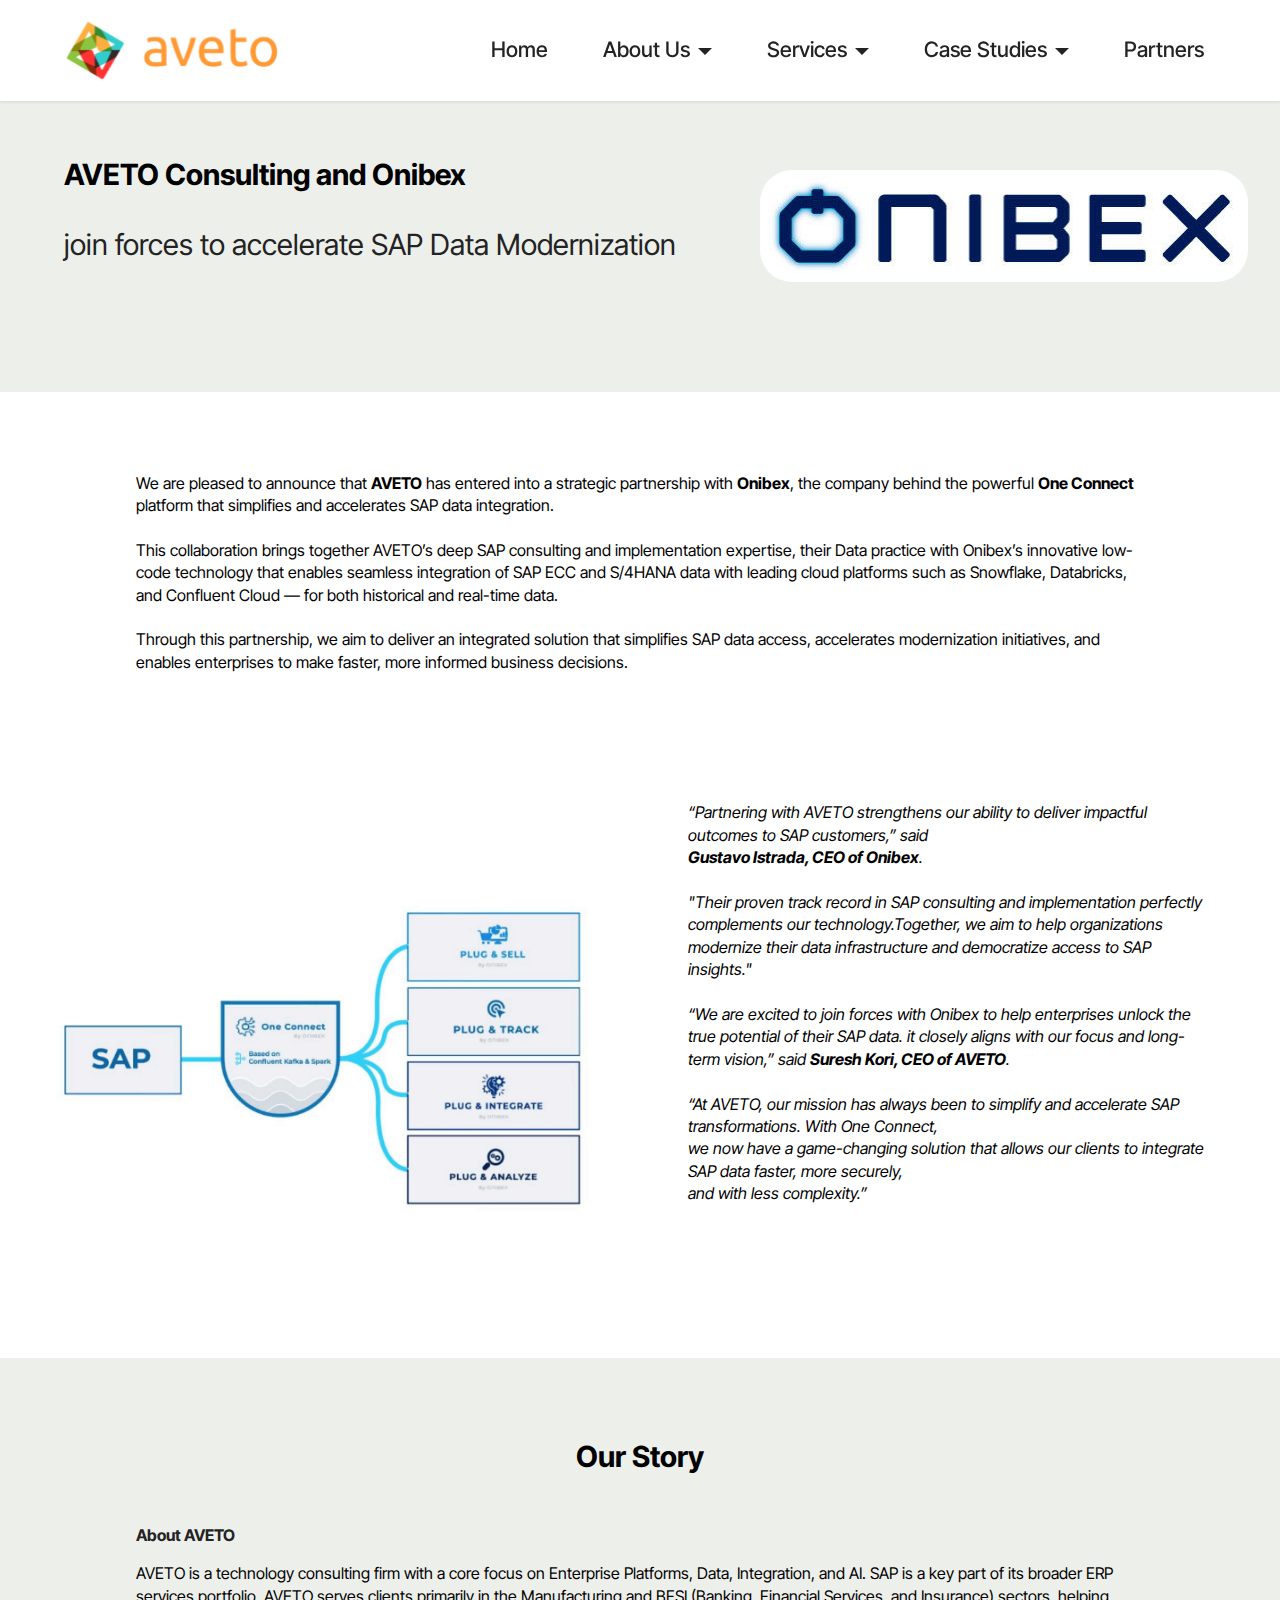
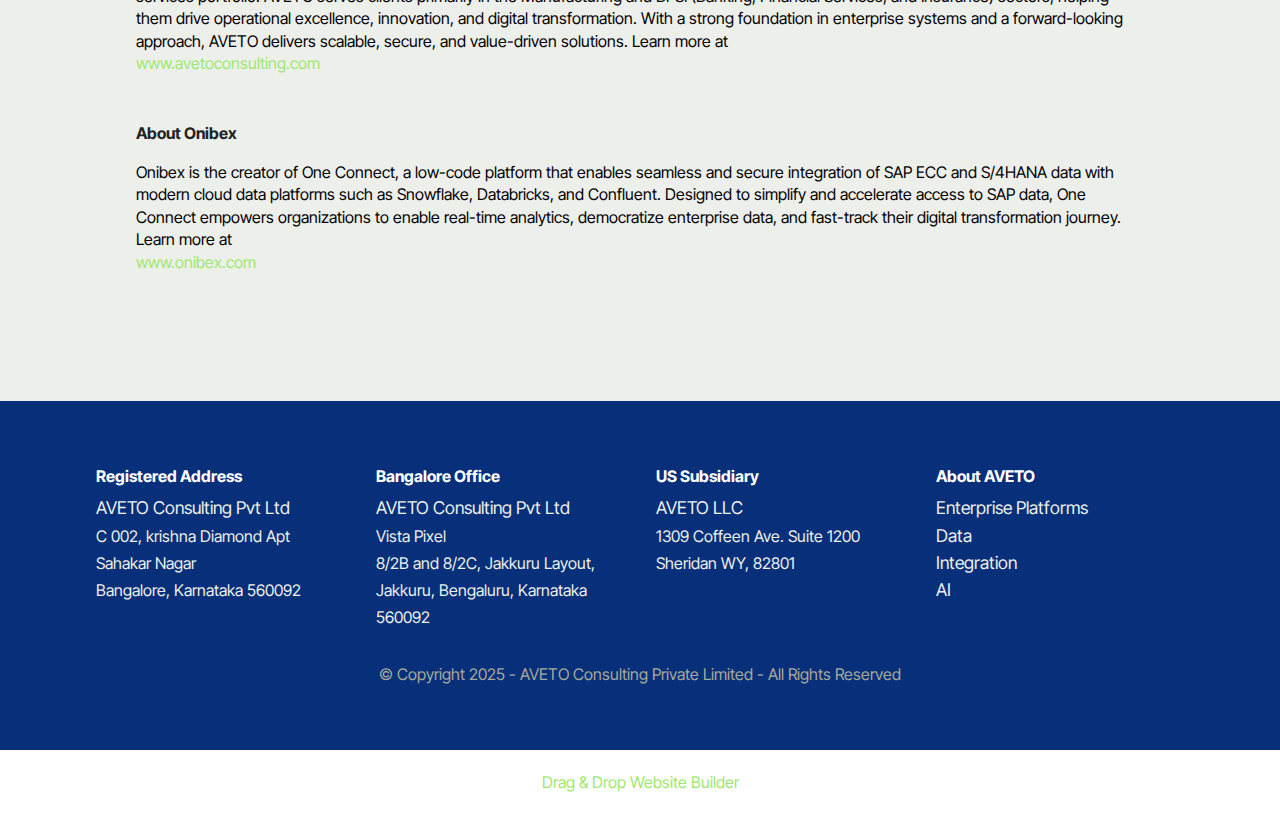
<file: partners.html>
<!DOCTYPE html>
<html  >
<head>
  <!-- Site made with Mobirise Website Builder v5.9.18, https://mobirise.com -->
  <meta charset="UTF-8">
  <meta http-equiv="X-UA-Compatible" content="IE=edge">
  <meta name="generator" content="Mobirise v5.9.18, mobirise.com">
  <meta name="twitter:card" content="summary_large_image"/>
  <meta name="twitter:image:src" content="assets/images/partners-meta.jpg">
  <meta property="og:image" content="assets/images/partners-meta.jpg">
  <meta name="twitter:title" content="Partners">
  <meta name="viewport" content="width=device-width, initial-scale=1, minimum-scale=1">
  <link rel="shortcut icon" href="assets/images/apple-touch-icon-128x128-2.png" type="image/x-icon">
  <meta name="description" content="This collaboration brings together AVETO’s deep SAP consulting and implementation expertise, their Data
practice with Onibex’s innovative low-code technology that enables seamless integration of SAP ECC and
S/4HANA data with leading cloud platforms such as Snowflake, Databricks, and Confluent Cloud — for both
historical and real-time data.">
  
  
  <title>Partners</title>
  <link rel="stylesheet" href="assets/bootstrap/css/bootstrap.min.css">
  <link rel="stylesheet" href="assets/bootstrap/css/bootstrap-grid.min.css">
  <link rel="stylesheet" href="assets/bootstrap/css/bootstrap-reboot.min.css">
  <link rel="stylesheet" href="assets/dropdown/css/style.css">
  <link rel="stylesheet" href="assets/socicon/css/styles.css">
  <link rel="stylesheet" href="assets/theme/css/style.css">
  <link rel="preload" href="https://fonts.googleapis.com/css?family=Inter+Tight:100,200,300,400,500,600,700,800,900,100i,200i,300i,400i,500i,600i,700i,800i,900i&display=swap" as="style" onload="this.onload=null;this.rel='stylesheet'">
  <noscript><link rel="stylesheet" href="https://fonts.googleapis.com/css?family=Inter+Tight:100,200,300,400,500,600,700,800,900,100i,200i,300i,400i,500i,600i,700i,800i,900i&display=swap"></noscript>
  <link rel="preload" as="style" href="assets/mobirise/css/mbr-additional.css?v=oasZh7"><link rel="stylesheet" href="assets/mobirise/css/mbr-additional.css?v=oasZh7" type="text/css">

  
  
  
</head>
<body>

<!-- Analytics -->
<link rel="apple-touch-icon" sizes="180x180" href="assets/images/apple-touch-icon.png">
    <link rel="icon" type="image/png" sizes="32x32" href="assets/images/favicon-32x32.png">
    <link rel="icon" type="image/png" sizes="16x16" href="assets/images/favicon-16x16.png">
    <link rel="icon" href="assets/images/favicon.ico" type="image/x-icon">
    <link rel="icon" href="assets/images/favicon.ico" type="image/x-icon">
    <link rel="shortcut icon" href="assets/images/favicon.ico" type="image/x-icon">
    <link rel=" alternate icon" href="assets/images/favicon.ico" type="image/x-icon">
<meta http-equiv="Content-Type" content="text/html; charset=utf-8">
    <meta name="language" content="English">
    <meta name="revisit-after" content="10 days">
    <meta name="author" content="Aveto">
<meta name="robots" content="index, follow">
<link rel="manifest" href="/site.webmanifest">
    <meta name="google-site-verification" content="ULOJJ6HpmZHc3IWND9CQSoDyovv0ef3IBIgjUOHJnWQ" />   
    <script type="application/ld+json">
      {
        "@context": "https://schema.org",
        "@type": "LocalBusiness",
        "name": "Aveto",
        "image": "https://example.com/logo.jpg",
        "address": {
          "@type": "PostalAddress",
          "streetAddress": "123 Main St",
          "addressLocality": "Bengaluru",
          "addressRegion": "Karnataka",
          "postalCode": "560092"
        },
        "telephone": "",
        "openingHours": "Mo,Tu,We,Th,Fr 09:00-19:00",
        "potentialAction": {
          "@type": "SearchAction",
          "target": "https://www.avetoconsulting.com/{search_term_string}",
          "query-input": "required name=search_term_string"
        },
        "siteNavigation": [
          {
            "@type": "SiteNavigationElement",
            "name": "Home",
            "url": "https://avetoconsulting.com/"
          },
          {
            "@type": "SiteNavigationElement",
            "name": "Team Aveto",
            "url": "https://avetoconsulting.com/Team%20AVETO.html#gallery01-7h"
          },
          {
            "@type": "SiteNavigationElement",
            "name": "SAP",
            "url": "https://avetoconsulting.com/SAP.html#article04-6d"
          },
          {
            "@type": "SiteNavigationElement",
            "name": "DATA",
            "url": "https://avetoconsulting.com/Data.html#article04-67"
          }
        ]
      }
      </script>
<script>
  document.addEventListener('DOMContentLoaded', function () {
    // Get the current page URL
    const currentUrl = window.location.href;

    // Check if the canonical tag exists
    let canonicalTag = document.querySelector('link[rel="canonical"]');

    // If not, create it
    if (!canonicalTag) {
      canonicalTag = document.createElement('link');
      canonicalTag.rel = 'canonical';
      document.head.appendChild(canonicalTag);
    }

    // Set the canonical URL
    canonicalTag.href = currentUrl;
  });
</script>
<style>
.cid-uwJYKt23Pr .row {
    background: initial;
    padding: 4rem 3rem;
    border-radius: 2rem;
    margin: 0;
}
.cid-uwJYKt23Pr {
    padding-top: 0rem;
    padding-bottom: 0rem;
    background-color: #082f79;
}
</style>
<!-- /Analytics -->


  
  <section data-bs-version="5.1" class="menu menu1 cid-uvwiCbcNlV" once="menu" id="menu1-8s">
    

    <nav class="navbar navbar-dropdown navbar-fixed-top navbar-expand-lg">
        <div class="container-fluid">
            <div class="navbar-brand">
                <span class="navbar-logo">
                    <a href="index.html#header19-o">
                        <img src="assets/images/logo-both.svg" alt="Aveto Consulting" style="height: 5rem;">
                    </a>
                </span>
                <span class="navbar-caption-wrap"><a class="navbar-caption text-info display-2" href="index.html#header19-o"></a></span>
            </div>
            <button class="navbar-toggler" type="button" data-toggle="collapse" data-bs-toggle="collapse" data-target="#navbarSupportedContent" data-bs-target="#navbarSupportedContent" aria-controls="navbarNavAltMarkup" aria-expanded="false" aria-label="Toggle navigation">
                <div class="hamburger">
                    <span></span>
                    <span></span>
                    <span></span>
                    <span></span>
                </div>
            </button>
            <div class="collapse navbar-collapse" id="navbarSupportedContent">
                <ul class="navbar-nav nav-dropdown nav-right" data-app-modern-menu="true"><li class="nav-item"><a class="nav-link link text-black text-primary display-4" href="index.html#header19-o">Home</a></li><li class="nav-item dropdown"><a class="nav-link link text-black dropdown-toggle show display-4" href="https://mobiri.se" data-toggle="dropdown-submenu" data-bs-toggle="dropdown" data-bs-auto-close="outside" aria-expanded="false">About Us</a><div class="dropdown-menu show" aria-labelledby="dropdown-554" data-bs-popper="none"><a class="text-black show dropdown-item text-primary display-4" href="team-aveto.html">Team</a><a class="text-black show dropdown-item text-primary display-4" href="index.html#people03-6n">Leadership</a></div></li><li class="nav-item dropdown"><a class="nav-link link text-black dropdown-toggle display-4" href="https://mobiri.se" data-toggle="dropdown-submenu" data-bs-toggle="dropdown" data-bs-auto-close="outside" aria-expanded="false">Services</a><div class="dropdown-menu" aria-labelledby="dropdown-690"><div class="dropdown"><a class="text-black dropdown-item dropdown-toggle show display-4" href="https://mobiri.se" data-toggle="dropdown-submenu" data-bs-toggle="dropdown" data-bs-auto-close="outside" aria-expanded="false">Enterprise Solutions</a><div class="dropdown-menu dropdown-submenu show" aria-labelledby="dropdown-944" data-bs-popper="none"><a class="text-black show dropdown-item text-primary display-4" href="SAP.html#article04-6d">SAP</a><a class="text-black show dropdown-item text-primary display-4" href="Oracle.html#header01-6e">Oracle</a><a class="text-black show dropdown-item text-primary display-4" href="Oracle NetSuite.html#article04-7n">Oracle NetSuite</a></div></div><a class="text-black show dropdown-item text-primary display-4" href="Data.html#article04-67">Data</a><a class="text-black show dropdown-item text-primary display-4" href="Integration.html#article04-69">Integration</a><a class="text-black show dropdown-item text-primary display-4" href="AI.html#header01-76">AI Enablement</a></div></li>
                    <li class="nav-item dropdown"><a class="nav-link link text-black dropdown-toggle display-4" href="https://mobiri.se" data-toggle="dropdown-submenu" data-bs-toggle="dropdown" data-bs-auto-close="outside" aria-expanded="false">Case Studies</a><div class="dropdown-menu" aria-labelledby="dropdown-212"><a class="text-black show dropdown-item text-primary display-4" href="Case Study.html#features037-2b">PLM Integration</a><a class="text-black show dropdown-item text-primary display-4" href="Case Study.html#features037-2c">SAP VC &amp; eCom</a><a class="text-black dropdown-item text-primary display-4" href="Case Study.html#features037-2e">SAP VC</a></div>
                    </li><li class="nav-item"><a class="nav-link link text-black text-primary display-4" href="partners.html">Partners<br></a></li></ul>
                
                
            </div>
        </div>
    </nav>
</section>

<section data-bs-version="5.1" class="header1 cid-uK1Bw397zk" id="header01-8y">
	

	
	

	<div class="container">
		<div class="row justify-content-center">
			<div class="col-12 col-md-12 col-lg-5 image-wrapper">
				<img class="w-100" src="assets/images/logo-onibex-web-1-487x112.jpg" alt="Mobirise Website Builder">
			</div>
			<div class="col-12 col-lg col-md-12">
				<div class="text-wrapper align-left">
					<h1 class="mbr-section-title mbr-fonts-style mb-4 display-2"><strong>AVETO Consulting and Onibex</strong></h1>
					<p class="mbr-text mbr-fonts-style mb-4 display-2">join forces to accelerate SAP Data Modernization<br></p>
					
				</div>
			</div>
		</div>
	</div>
</section>

<section data-bs-version="5.1" class="article12 cid-uK1bEP0eRH" id="article12-8v">    
    
    <div class="container">
        <div class="row justify-content-center">
            <div class="col-md-12 col-lg-10">
                
                
                <p class="mbr-text mbr-fonts-style display-7">We are pleased to announce that <strong>AVETO</strong> has entered into a strategic partnership with <strong>Onibex</strong>, the company&nbsp;behind the powerful <strong>One Connect</strong> platform that simplifies and accelerates SAP data integration.<br>
                <br>This collaboration brings together AVETO’s deep SAP consulting and implementation expertise, their Data practice with Onibex’s innovative low-code technology that enables seamless integration of SAP ECC and S/4HANA data with leading cloud platforms such as Snowflake, Databricks, and Confluent Cloud — for both historical and real-time data.<br>
                <br>Through this partnership, we aim to deliver an integrated solution that simplifies SAP data access, accelerates modernization initiatives, and enables enterprises to make faster, more informed business decisions.<br></p>
            </div>
        </div>
    </div>
</section>

<section data-bs-version="5.1" class="start article2 cid-uK1HI5Z6Pa" id="article02-90">
	

	
	

	<div class="container">
		<div class="row justify-content-center">
			<div class="col-12 col-md-12 col-lg-6 image-wrapper">
				<img class="w-100" src="assets/images/screenshot-2025-05-02-at-11.53.27-am-663x375.png" alt="Mobirise Website Builder">
			</div>
			<div class="col-12 col-md-12 col-lg">
				<div class="text-wrapper align-left">
					
					<p class="mbr-text align-left mbr-fonts-style mb-4 display-7"><em>“Partnering with AVETO strengthens our ability to deliver impactful outcomes to SAP customers,” said<strong><br>Gustavo Istrada, CEO of Onibex</strong>.</em><br><br><em>"Their proven track record in SAP consulting and implementation perfectly complements our technology.Together, we aim to help organizations modernize their data infrastructure and democratize access to SAP insights."</em><br><br><em>“We are excited to join forces with Onibex to help enterprises unlock the true potential of their SAP data. it closely aligns with our focus and long-term vision,” said <strong>Suresh Kori, CEO of AVETO</strong>.</em><br><br><em>“At AVETO, our mission has always been to simplify and accelerate SAP transformations. With One Connect,<br>we now have a game-changing solution that allows our clients to integrate SAP data faster, more securely,<br>and with less complexity.”</em><br><br><br><br>&nbsp;<br></p>
					
				</div>
			</div>
		</div>
	</div>
</section>

<section data-bs-version="5.1" class="news03 cid-uK1f1lvcWc" id="news03-8x">
  
  <div class="container">
    <div class="col-12 mb-5 content-head">
      <h3 class="mbr-section-title mbr-fonts-style align-center mb-0 display-2">
        <strong>Our Story</strong></h3>
      
    </div>
    <div class="row justify-content-center ">
      <div class="col-12 col-lg-10">
        <div class="item features-without-image col-12 mb-5 active">
          <div class="item-wrapper">
            <h5 class="mbr-card-title mbr-fonts-style mt-0 mb-3 display-7"><strong>About AVETO</strong></h5>
            
            <p class="mbr-text mbr-fonts-style mt-0 mb-3 display-7">AVETO is a technology consulting firm with a core focus on Enterprise Platforms, Data, Integration, and AI. SAP is a key part of its broader ERP services portfolio. AVETO serves clients primarily in the Manufacturing and BFSI (Banking, Financial Services, and Insurance) sectors, helping them drive operational excellence, innovation, and digital transformation. With a strong foundation in enterprise systems and a forward-looking approach, AVETO delivers scalable, secure, and value-driven solutions. Learn more at<br><a href="index.html" class="text-primary">www.avetoconsulting.com</a></p>
            

          </div>
        </div><div class="item features-without-image col-12 mb-5">
          <div class="item-wrapper">
            <h5 class="mbr-card-title mbr-fonts-style mt-0 mb-3 display-7"><strong>About Onibex</strong></h5>
            
            <p class="mbr-text mbr-fonts-style mt-0 mb-3 display-7">Onibex is the creator of One Connect, a low-code platform that enables seamless and secure integration of SAP ECC and S/4HANA data with modern cloud data platforms such as Snowflake, Databricks, and Confluent. Designed to simplify and accelerate access to SAP data, One Connect empowers organizations to enable real-time analytics, democratize enterprise data, and fast-track their digital transformation journey.<br>Learn more at <br><a href="https://www.onibex.com" class="text-primary">www.onibex.com</a></p>
            
          </div>
        </div>
        
        
      </div>
    </div>
  </div>
</section>

<section data-bs-version="5.1" class="footer1 cid-uwJYKt23Pr" once="footers" id="footer01-8t">
	

	
	
	<div class="container">
		<div class="row mbr-white">
			<div class="col-12 col-md-6 col-lg-3">
				<h5 class="mbr-section-subtitle mbr-fonts-style mb-2 display-7"><strong>Registered Address</strong></h5>
				<ul class="list mbr-fonts-style display-7">
					<li class="mbr-text item-wrap"><span style="font-size: 1.1rem;">AVETO Consulting Pvt Ltd</span><br></li><li class="mbr-text item-wrap">C 002, krishna Diamond Apt
</li><li class="mbr-text item-wrap">Sahakar Nagar
</li><li class="mbr-text item-wrap">Bangalore, Karnataka 560092</li>
				</ul>
			</div>
			<div class="col-12 col-md-6 col-lg-3">
				<h5 class="mbr-section-subtitle mbr-fonts-style mb-2 display-7"><strong>Bangalore Office</strong></h5>
				<ul class="list mbr-fonts-style display-7">
					<li class="mbr-text item-wrap"><span style="font-size: 1.1rem;">AVETO Consulting Pvt Ltd</span><br></li><li class="mbr-text item-wrap">Vista Pixel 
</li><li class="mbr-text item-wrap">8/2B and 8/2C, Jakkuru Layout, Jakkuru, Bengaluru, Karnataka 560092</li>
				</ul>
			</div>
			<div class="col-12 col-md-6 col-lg-3">
				<h5 class="mbr-section-subtitle mbr-fonts-style mb-2 display-7"><strong>US Subsidiary</strong></h5>
				<ul class="list mbr-fonts-style display-7">
					<li class="mbr-text item-wrap"><span style="font-size: 1.1rem;">AVETO LLC</span><br></li><li class="mbr-text item-wrap">1309 Coffeen Ave. Suite 1200</li><li class="mbr-text item-wrap">Sheridan WY, 82801</li>
				</ul>
			</div>
			<div class="col-12 col-md-6 col-lg-3">
				<h5 class="mbr-section-subtitle mbr-fonts-style mb-2 display-7"><strong>About AVETO</strong></h5>
				<ul class="list mbr-fonts-style display-7">
					<li class="mbr-text item-wrap"><span style="font-size: 17.6px;">Enterprise Platforms</span><br></li><li class="mbr-text item-wrap"><span style="font-size: 17.6px;">Data</span></li><li class="mbr-text item-wrap"><span style="font-size: 17.6px;">Integration</span></li><li class="mbr-text item-wrap"><span style="font-size: 17.6px;">AI</span></li>
				</ul>
			</div>
			
			<div class="col-12 mt-4">
				<p class="mbr-text mb-0 mbr-fonts-style copyright align-center display-7">
					© Copyright 2025 - AVETO Consulting Private Limited - All Rights Reserved
				</p>
			</div>
		</div>
	</div>
</section><section class="display-7" style="padding: 0;align-items: center;justify-content: center;flex-wrap: wrap;    align-content: center;display: flex;position: relative;height: 4rem;"><a href="https://mobiri.se/3678816" style="flex: 1 1;height: 4rem;position: absolute;width: 100%;z-index: 1;"><img alt="" style="height: 4rem;" src="[data-uri]"></a><p style="margin: 0;text-align: center;" class="display-7">&#8204;</p><a style="z-index:1" href="https://mobirise.com/drag-drop-website-builder.html">Drag & Drop Website Builder</a></section><script src="assets/bootstrap/js/bootstrap.bundle.min.js"></script>  <script src="assets/smoothscroll/smooth-scroll.js"></script>  <script src="assets/ytplayer/index.js"></script>  <script src="assets/dropdown/js/navbar-dropdown.js"></script>  <script src="assets/theme/js/script.js"></script>  
  
  
</body>
</html>
</file>
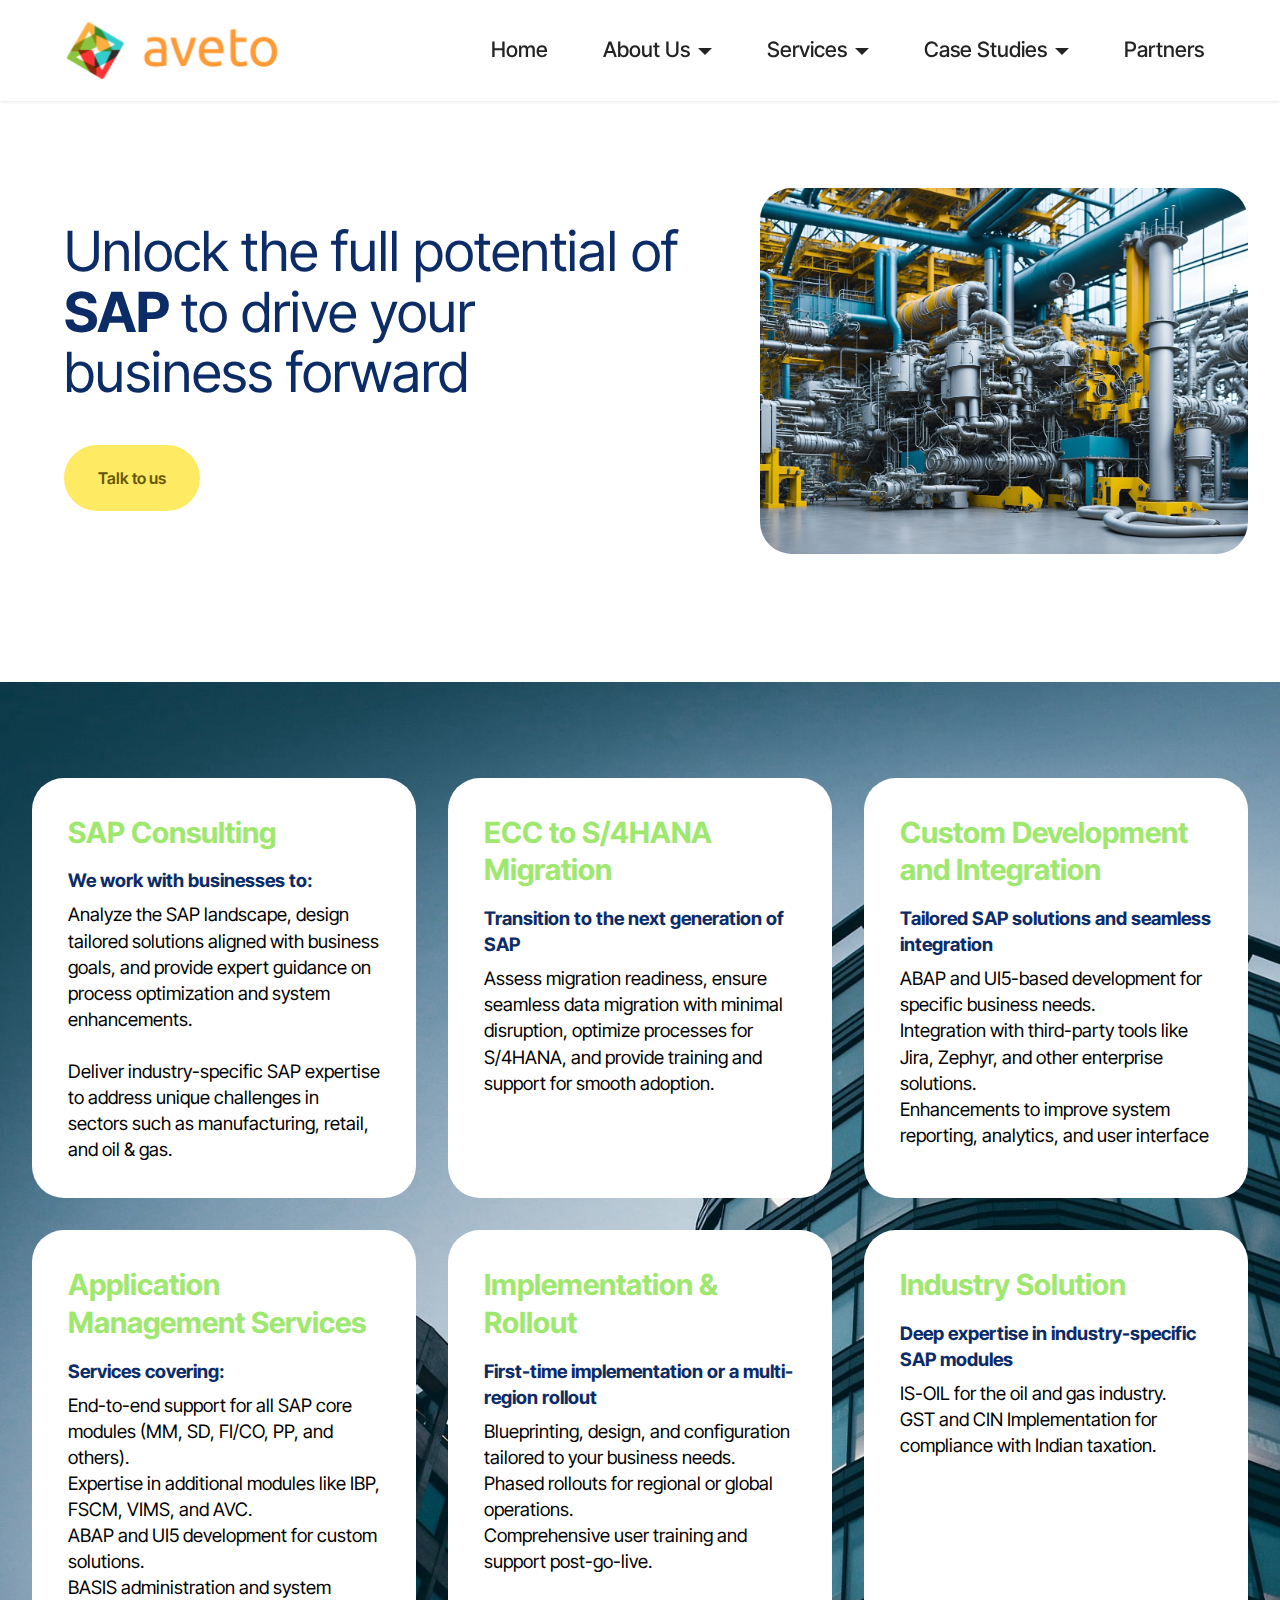
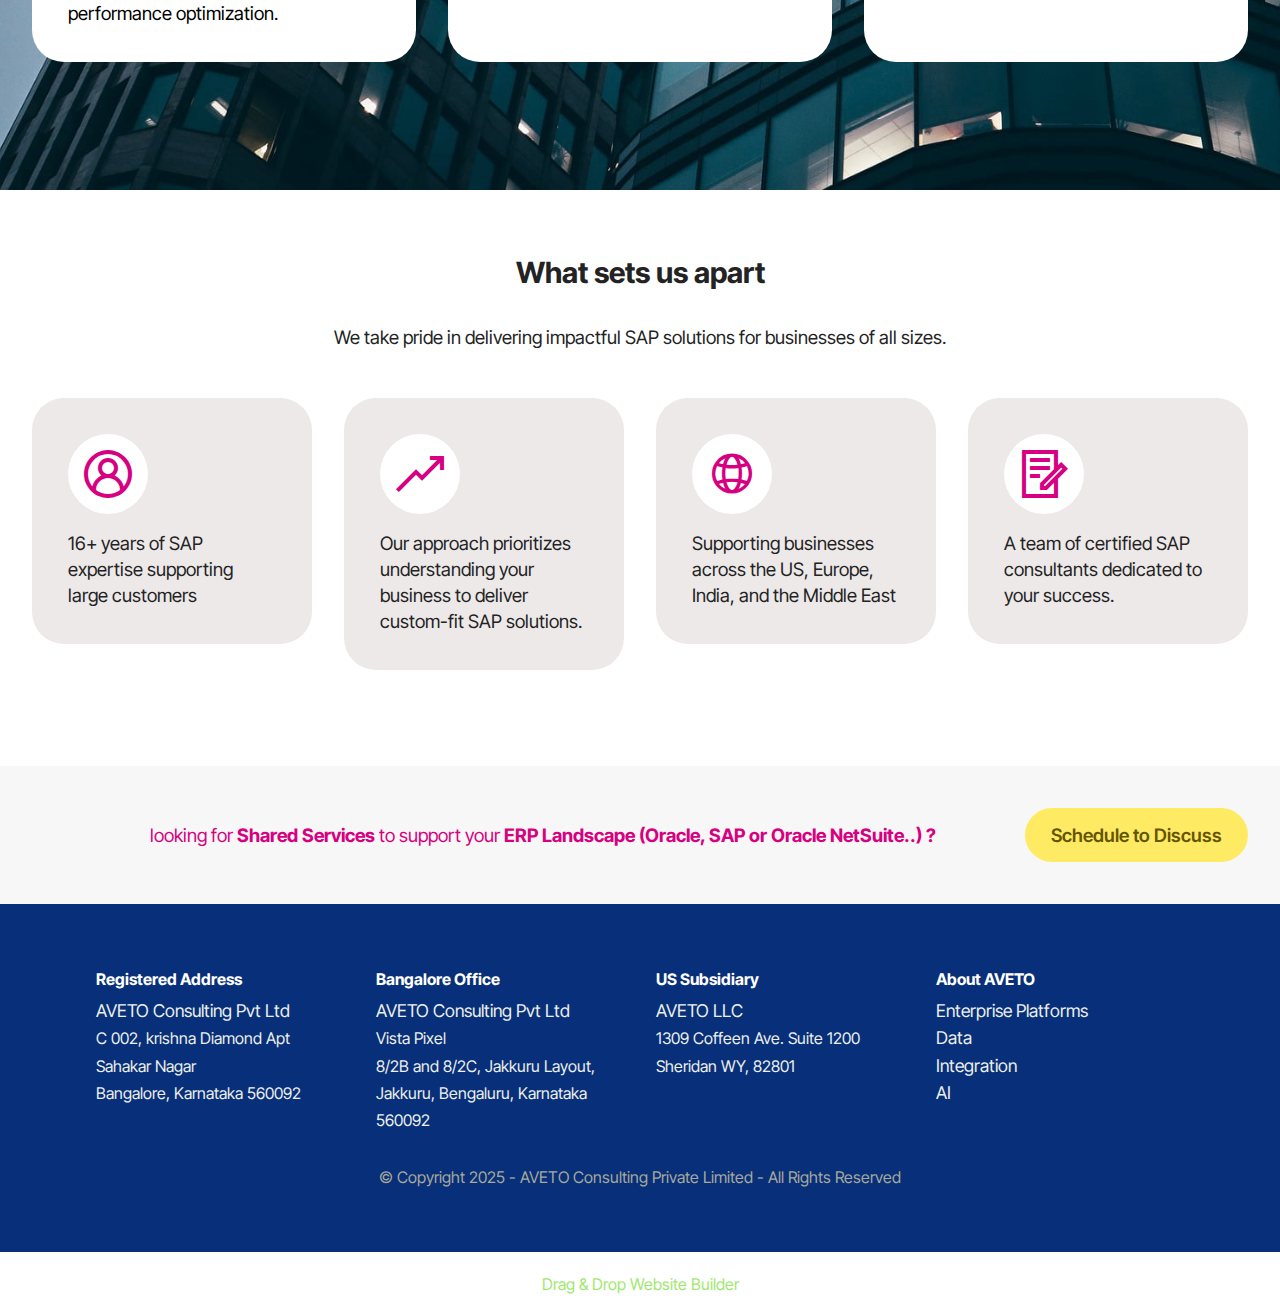
<file: SAP.html>
<!DOCTYPE html>
<html  >
<head>
  <!-- Site made with Mobirise Website Builder v5.9.18, https://mobirise.com -->
  <meta charset="UTF-8">
  <meta http-equiv="X-UA-Compatible" content="IE=edge">
  <meta name="generator" content="Mobirise v5.9.18, mobirise.com">
  <meta name="twitter:card" content="summary_large_image"/>
  <meta name="twitter:image:src" content="assets/images/SAP-meta.jpg">
  <meta property="og:image" content="assets/images/SAP-meta.jpg">
  <meta name="twitter:title" content="SAP">
  <meta name="viewport" content="width=device-width, initial-scale=1, minimum-scale=1">
  <link rel="shortcut icon" href="assets/images/apple-touch-icon-128x128-2.png" type="image/x-icon">
  <meta name="description" content="Unlock the full potential of SAP to drive your business forward | Aveto Consulting">
  
  
  <title>SAP</title>
  <link rel="stylesheet" href="assets/web/assets/mobirise-icons2/mobirise2.css">
  <link rel="stylesheet" href="assets/bootstrap/css/bootstrap.min.css">
  <link rel="stylesheet" href="assets/bootstrap/css/bootstrap-grid.min.css">
  <link rel="stylesheet" href="assets/bootstrap/css/bootstrap-reboot.min.css">
  <link rel="stylesheet" href="assets/dropdown/css/style.css">
  <link rel="stylesheet" href="assets/socicon/css/styles.css">
  <link rel="stylesheet" href="assets/theme/css/style.css">
  <link rel="preload" href="https://fonts.googleapis.com/css?family=Inter+Tight:100,200,300,400,500,600,700,800,900,100i,200i,300i,400i,500i,600i,700i,800i,900i&display=swap" as="style" onload="this.onload=null;this.rel='stylesheet'">
  <noscript><link rel="stylesheet" href="https://fonts.googleapis.com/css?family=Inter+Tight:100,200,300,400,500,600,700,800,900,100i,200i,300i,400i,500i,600i,700i,800i,900i&display=swap"></noscript>
  <link rel="preload" as="style" href="assets/mobirise/css/mbr-additional.css?v=VzYDbl"><link rel="stylesheet" href="assets/mobirise/css/mbr-additional.css?v=VzYDbl" type="text/css">

  
  
  
</head>
<body>

<!-- Analytics -->
<link rel="apple-touch-icon" sizes="180x180" href="assets/images/apple-touch-icon.png">
    <link rel="icon" type="image/png" sizes="32x32" href="assets/images/favicon-32x32.png">
    <link rel="icon" type="image/png" sizes="16x16" href="assets/images/favicon-16x16.png">
    <link rel="icon" href="assets/images/favicon.ico" type="image/x-icon">
    <link rel="icon" href="assets/images/favicon.ico" type="image/x-icon">
    <link rel="shortcut icon" href="assets/images/favicon.ico" type="image/x-icon">
    <link rel=" alternate icon" href="assets/images/favicon.ico" type="image/x-icon">
<meta http-equiv="Content-Type" content="text/html; charset=utf-8">
    <meta name="language" content="English">
    <meta name="revisit-after" content="10 days">
    <meta name="author" content="Aveto">
<meta name="robots" content="index, follow">
<link rel="manifest" href="/site.webmanifest">
    <meta name="google-site-verification" content="ULOJJ6HpmZHc3IWND9CQSoDyovv0ef3IBIgjUOHJnWQ" />   
    <script type="application/ld+json">
      {
        "@context": "https://schema.org",
        "@type": "LocalBusiness",
        "name": "Aveto",
        "image": "https://example.com/logo.jpg",
        "address": {
          "@type": "PostalAddress",
          "streetAddress": "123 Main St",
          "addressLocality": "Bengaluru",
          "addressRegion": "Karnataka",
          "postalCode": "560092"
        },
        "telephone": "",
        "openingHours": "Mo,Tu,We,Th,Fr 09:00-19:00",
        "potentialAction": {
          "@type": "SearchAction",
          "target": "https://www.avetoconsulting.com/{search_term_string}",
          "query-input": "required name=search_term_string"
        },
        "siteNavigation": [
          {
            "@type": "SiteNavigationElement",
            "name": "Home",
            "url": "https://avetoconsulting.com/"
          },
          {
            "@type": "SiteNavigationElement",
            "name": "Team Aveto",
            "url": "https://avetoconsulting.com/Team%20AVETO.html#gallery01-7h"
          },
          {
            "@type": "SiteNavigationElement",
            "name": "SAP",
            "url": "https://avetoconsulting.com/SAP.html#article04-6d"
          },
          {
            "@type": "SiteNavigationElement",
            "name": "DATA",
            "url": "https://avetoconsulting.com/Data.html#article04-67"
          }
        ]
      }
      </script>
<script>
  document.addEventListener('DOMContentLoaded', function () {
    // Get the current page URL
    const currentUrl = window.location.href;

    // Check if the canonical tag exists
    let canonicalTag = document.querySelector('link[rel="canonical"]');

    // If not, create it
    if (!canonicalTag) {
      canonicalTag = document.createElement('link');
      canonicalTag.rel = 'canonical';
      document.head.appendChild(canonicalTag);
    }

    // Set the canonical URL
    canonicalTag.href = currentUrl;
  });
</script>
<style>
.cid-uwJYKt23Pr .row {
    background: initial;
    padding: 4rem 3rem;
    border-radius: 2rem;
    margin: 0;
}
.cid-uwJYKt23Pr {
    padding-top: 0rem;
    padding-bottom: 0rem;
    background-color: #082f79;
}
</style>
<!-- /Analytics -->


  
  <section data-bs-version="5.1" class="menu menu1 cid-uvXIllA7US" once="menu" id="menu1-30">
    

    <nav class="navbar navbar-dropdown navbar-fixed-top navbar-expand-lg">
        <div class="container-fluid">
            <div class="navbar-brand">
                <span class="navbar-logo">
                    <a href="index.html#header19-o">
                        <img src="assets/images/logo-both.svg" alt="Aveto Consulting" style="height: 5rem;">
                    </a>
                </span>
                <span class="navbar-caption-wrap"><a class="navbar-caption text-info display-2" href="index.html#header19-o"></a></span>
            </div>
            <button class="navbar-toggler" type="button" data-toggle="collapse" data-bs-toggle="collapse" data-target="#navbarSupportedContent" data-bs-target="#navbarSupportedContent" aria-controls="navbarNavAltMarkup" aria-expanded="false" aria-label="Toggle navigation">
                <div class="hamburger">
                    <span></span>
                    <span></span>
                    <span></span>
                    <span></span>
                </div>
            </button>
            <div class="collapse navbar-collapse" id="navbarSupportedContent">
                <ul class="navbar-nav nav-dropdown nav-right" data-app-modern-menu="true"><li class="nav-item"><a class="nav-link link text-black text-primary display-4" href="index.html#header19-o">Home</a></li><li class="nav-item dropdown"><a class="nav-link link text-black dropdown-toggle show display-4" href="https://mobiri.se" data-toggle="dropdown-submenu" data-bs-toggle="dropdown" data-bs-auto-close="outside" aria-expanded="false">About Us</a><div class="dropdown-menu show" aria-labelledby="dropdown-554" data-bs-popper="none"><a class="text-black show dropdown-item text-primary display-4" href="team-aveto.html">Team</a><a class="text-black show dropdown-item text-primary display-4" href="index.html#people03-6n">Leadership</a></div></li><li class="nav-item dropdown"><a class="nav-link link text-black dropdown-toggle display-4" href="https://mobiri.se" data-toggle="dropdown-submenu" data-bs-toggle="dropdown" data-bs-auto-close="outside" aria-expanded="false">Services</a><div class="dropdown-menu" aria-labelledby="dropdown-690"><div class="dropdown"><a class="text-black dropdown-item dropdown-toggle show display-4" href="https://mobiri.se" data-toggle="dropdown-submenu" data-bs-toggle="dropdown" data-bs-auto-close="outside" aria-expanded="false">Enterprise Solutions</a><div class="dropdown-menu dropdown-submenu show" aria-labelledby="dropdown-944" data-bs-popper="none"><a class="text-black show dropdown-item text-primary display-4" href="SAP.html#article04-6d">SAP</a><a class="text-black show dropdown-item text-primary display-4" href="Oracle.html#header01-6e">Oracle</a><a class="text-black show dropdown-item text-primary display-4" href="Oracle NetSuite.html#article04-7n">Oracle NetSuite</a></div></div><a class="text-black show dropdown-item text-primary display-4" href="Data.html#article04-67">Data</a><a class="text-black show dropdown-item text-primary display-4" href="Integration.html#article04-69">Integration</a><a class="text-black show dropdown-item text-primary display-4" href="AI.html#header01-76">AI Enablement</a></div></li>
                    <li class="nav-item dropdown"><a class="nav-link link text-black dropdown-toggle display-4" href="https://mobiri.se" data-toggle="dropdown-submenu" data-bs-toggle="dropdown" data-bs-auto-close="outside" aria-expanded="false">Case Studies</a><div class="dropdown-menu" aria-labelledby="dropdown-212"><a class="text-black show dropdown-item text-primary display-4" href="Case Study.html#features037-2b">PLM Integration</a><a class="text-black show dropdown-item text-primary display-4" href="Case Study.html#features037-2c">SAP VC &amp; eCom</a><a class="text-black dropdown-item text-primary display-4" href="Case Study.html#features037-2e">SAP VC</a></div>
                    </li><li class="nav-item"><a class="nav-link link text-black text-primary display-4" href="partners.html">Partners<br></a></li></ul>
                
                
            </div>
        </div>
    </nav>
</section>

<section data-bs-version="5.1" class="start article4 cid-uw3hsDEfrA" id="article04-6d">
	

	
	

	<div class="container">
		<div class="row justify-content-center">
			<div class="col-12 col-md-12 col-lg-5 image-wrapper">
				<img class="w-100" src="assets/images/mbr-1256x941.jpg" alt="Aveto | Aveto Consulting">
			</div>
			<div class="col-12 col-md-12 col-lg">
				<div class="text-wrapper align-left">
					<h1 class="mbr-section-title mbr-fonts-style mb-4 display-1">Unlock the full potential of<strong> SAP </strong>to drive your business forward</h1>
					
					<div class="mbr-section-btn mt-3"><a class="btn btn-lg btn-danger display-7" href="https://avetoconsulting.zohobookings.com/#/4633229000000036078" target="_blank">Talk to us</a></div>
				</div>
			</div>
		</div>
	</div>
</section>

<section data-bs-version="5.1" class="features036 cid-uvY6BVSRQg" id="features036-3e">
	

	
	

	<div class="container">
		


		<div class="row justify-content-center">
			

			<div class="item features-without-image col-12 col-md-12 col-lg-4 item-mb active">
				<div class="item-wrapper">
					<div class="align-left item-content">
						<h5 class="mbr-card-title mbr-fonts-style mt-0 mb-3 mbr-number display-2"><strong>SAP Consulting</strong></h5>
						<h5 class="card-title mbr-fonts-style display-5"><strong>We work with businesses to:</strong></h5>
						<p class="card-text mbr-fonts-style display-5">Analyze the SAP landscape, design tailored solutions aligned with business goals, and provide expert guidance on process optimization and system enhancements. <br><br>Deliver industry-specific SAP expertise to address unique challenges in sectors such as manufacturing, retail, and oil &amp; gas.</p>
						
					</div>

				</div>
			</div><div class="item features-without-image col-12 col-md-12 col-lg-4 item-mb">
				<div class="item-wrapper">
					<div class="align-left item-content">
						<h5 class="mbr-card-title mbr-fonts-style mt-0 mb-3 mbr-number display-2"><strong>ECC to S/4HANA Migration</strong></h5>
						<h5 class="card-title mbr-fonts-style display-5"><strong>Transition to the next generation of SAP</strong></h5>
						<p class="card-text mbr-fonts-style display-5">Assess migration readiness, ensure seamless data migration with minimal disruption, optimize processes for S/4HANA, and provide training and support for smooth adoption.</p>
						
					</div>

				</div>
			</div><div class="item features-without-image col-12 col-md-12 col-lg-4 item-mb">
				<div class="item-wrapper">
					<div class="align-left item-content">
						<h5 class="mbr-card-title mbr-fonts-style mt-0 mb-3 mbr-number display-2"><strong>Custom Development and Integration</strong></h5>
						<h5 class="card-title mbr-fonts-style display-5"><strong>Tailored SAP solutions and seamless integration</strong></h5>
						<p class="card-text mbr-fonts-style display-5">ABAP and UI5-based development for specific business needs.<br>Integration with third-party tools like Jira, Zephyr, and other enterprise solutions.<br>Enhancements to improve system reporting, analytics, and user interface</p>
						
					</div>

				</div>
			</div><div class="item features-without-image col-12 col-md-12 col-lg-4 item-mb">
				<div class="item-wrapper">
					<div class=" align-left item-content">
						<h5 class="mbr-card-title mbr-fonts-style mt-0 mb-3 mbr-number display-2"><strong>Application Management Services&nbsp;</strong></h5>
						<h5 class="card-title mbr-fonts-style display-5"><strong style="">Services covering:</strong></h5>
						<p class="card-text mbr-fonts-style display-5">End-to-end support for all SAP core modules (MM, SD, FI/CO, PP, and others).<br>Expertise in additional modules like IBP, FSCM, VIMS, and AVC.<br>ABAP and UI5 development for custom solutions.<br>BASIS administration and system performance optimization.</p>
						
					</div>

				</div>
			</div><div class="item features-without-image col-12 col-md-12 col-lg-4 item-mb">
				<div class="item-wrapper">
					<div class="align-left item-content">
						<h5 class="mbr-card-title mbr-fonts-style mt-0 mb-3 mbr-number display-2"><strong>Implementation &amp; Rollout</strong></h5>
						<h5 class="card-title mbr-fonts-style display-5"><strong>First-time implementation or a multi-region rollout</strong></h5>
						<p class="card-text mbr-fonts-style display-5">Blueprinting, design, and configuration tailored to your business needs.<br>Phased rollouts for regional or global operations.<br>Comprehensive user training and support post-go-live.</p>
						
					</div>

				</div>
			</div><div class="item features-without-image col-12 col-md-12 col-lg-4 item-mb">
				<div class="item-wrapper">
					<div class="align-left item-content">
						<h5 class="mbr-card-title mbr-fonts-style mt-0 mb-3 mbr-number display-2"><strong>Industry Solution</strong></h5>
						<h5 class="card-title mbr-fonts-style display-5"><strong>Deep expertise in industry-specific SAP modules</strong></h5>
						<p class="card-text mbr-fonts-style display-5">IS-OIL for the oil and gas industry.<br>GST and CIN Implementation for compliance with Indian taxation.</p>
						
					</div>

				</div>
			</div>
			
			
			
			
		</div>
	</div>
</section>

<section data-bs-version="5.1" class="features22 cid-uvXIlnUWaJ" id="features022-34">
  

  
  
  <div class="container">
    <div class="row mb-5 justify-content-center">
      <div class="col-12 content-head">
        <h3 class="mbr-section-title mbr-fonts-style align-center mb-0 display-2">
          <strong>What sets us apart</strong><strong><br></strong></h3>
        <h5 class="mbr-section-subtitle mbr-fonts-style align-center mb-0 mt-4 display-5">We take pride in delivering impactful SAP solutions for businesses of all sizes.</h5>
      </div>
    </div>
    <div class="row mbr-masonry" data-masonry="{&quot;percentPosition&quot;: true }">
      <div class="item features-without-image col-12 col-md-6 col-lg-3 item-mb">
        <div class="item-wrapper">
          <div class="card-box align-left">
            <div class="iconfont-wrapper">
              <span class="mbr-iconfont mobi-mbri-user-2 mobi-mbri"></span>
            </div>
            
            <p class="card-text mbr-fonts-style display-5">
              16+ years of SAP expertise supporting large customers</p>

            
          </div>
        </div>
      </div>
      <div class="item features-without-image col-12 col-md-6 col-lg-3 item-mb">
        <div class="item-wrapper">
          <div class="card-box align-left">
            <div class="iconfont-wrapper">
              <span class="mbr-iconfont mobi-mbri-growing-chart mobi-mbri"></span>
            </div>
            
            <p class="card-text mbr-fonts-style display-5">
              Our approach prioritizes understanding your business to deliver custom-fit SAP solutions.
            </p>

            
          </div>
        </div>
      </div>
      <div class="item features-without-image col-12 col-md-6 col-lg-3 item-mb">
        <div class="item-wrapper">
          <div class="card-box align-left">
            <div class="iconfont-wrapper">
              <span class="mbr-iconfont mobi-mbri-globe-2 mobi-mbri" style="font-size: 40px;"></span>
            </div>
            
            <p class="card-text mbr-fonts-style display-5">Supporting businesses across the US, Europe, India, and the Middle East
            </p>

            
          </div>
        </div>
      </div><div class="item features-without-image col-12 col-md-6 col-lg-3 item-mb">
        <div class="item-wrapper">
          <div class="card-box align-left">
            <div class="iconfont-wrapper">
              <span class="mbr-iconfont mobi-mbri-contact-form mobi-mbri"></span>
            </div>
            
            <p class="card-text mbr-fonts-style display-5">
              A team of certified SAP consultants dedicated to your success.
            </p>

            
          </div>
        </div>
      </div>
      
      
      
    </div>
  </div>
</section>

<section data-bs-version="5.1" class="features035 cid-uwK0PB4krd" id="features035-7z">
	

	
	
	<div class="container">
		<div class="row">
			<div class="col-12 col-lg-9 active">
				<div class="item-wrapper">
					<div class="card-box">
						<h4 class="card-text mbr-fonts-style display-5">looking for <strong>Shared Services</strong>&nbsp;to support your <strong>ERP Landscape (Oracle, SAP or Oracle NetSuite..) ?</strong></h4>
					</div>
				</div>
			</div>
			<div class="col-12 col-lg-3 active">
				<div class="mbr-section-btn"><a class="btn btn-danger display-5" href="https://avetoconsulting.zohobookings.com/#/4633229000000036078">Schedule to Discuss</a></div>
			</div>
		</div>
	</div>
</section>

<section data-bs-version="5.1" class="footer1 cid-uwJYKt23Pr" once="footers" id="footer01-7w">
	

	
	
	<div class="container">
		<div class="row mbr-white">
			<div class="col-12 col-md-6 col-lg-3">
				<h5 class="mbr-section-subtitle mbr-fonts-style mb-2 display-7"><strong>Registered Address</strong></h5>
				<ul class="list mbr-fonts-style display-7">
					<li class="mbr-text item-wrap"><span style="font-size: 1.1rem;">AVETO Consulting Pvt Ltd</span><br></li><li class="mbr-text item-wrap">C 002, krishna Diamond Apt
</li><li class="mbr-text item-wrap">Sahakar Nagar
</li><li class="mbr-text item-wrap">Bangalore, Karnataka 560092</li>
				</ul>
			</div>
			<div class="col-12 col-md-6 col-lg-3">
				<h5 class="mbr-section-subtitle mbr-fonts-style mb-2 display-7"><strong>Bangalore Office</strong></h5>
				<ul class="list mbr-fonts-style display-7">
					<li class="mbr-text item-wrap"><span style="font-size: 1.1rem;">AVETO Consulting Pvt Ltd</span><br></li><li class="mbr-text item-wrap">Vista Pixel 
</li><li class="mbr-text item-wrap">8/2B and 8/2C, Jakkuru Layout, Jakkuru, Bengaluru, Karnataka 560092</li>
				</ul>
			</div>
			<div class="col-12 col-md-6 col-lg-3">
				<h5 class="mbr-section-subtitle mbr-fonts-style mb-2 display-7"><strong>US Subsidiary</strong></h5>
				<ul class="list mbr-fonts-style display-7">
					<li class="mbr-text item-wrap"><span style="font-size: 1.1rem;">AVETO LLC</span><br></li><li class="mbr-text item-wrap">1309 Coffeen Ave. Suite 1200</li><li class="mbr-text item-wrap">Sheridan WY, 82801</li>
				</ul>
			</div>
			<div class="col-12 col-md-6 col-lg-3">
				<h5 class="mbr-section-subtitle mbr-fonts-style mb-2 display-7"><strong>About AVETO</strong></h5>
				<ul class="list mbr-fonts-style display-7">
					<li class="mbr-text item-wrap"><span style="font-size: 17.6px;">Enterprise Platforms</span><br></li><li class="mbr-text item-wrap"><span style="font-size: 17.6px;">Data</span></li><li class="mbr-text item-wrap"><span style="font-size: 17.6px;">Integration</span></li><li class="mbr-text item-wrap"><span style="font-size: 17.6px;">AI</span></li>
				</ul>
			</div>
			
			<div class="col-12 mt-4">
				<p class="mbr-text mb-0 mbr-fonts-style copyright align-center display-7">
					© Copyright 2025 - AVETO Consulting Private Limited - All Rights Reserved
				</p>
			</div>
		</div>
	</div>
</section><section class="display-7" style="padding: 0;align-items: center;justify-content: center;flex-wrap: wrap;    align-content: center;display: flex;position: relative;height: 4rem;"><a href="https://mobiri.se/3678816" style="flex: 1 1;height: 4rem;position: absolute;width: 100%;z-index: 1;"><img alt="" style="height: 4rem;" src="[data-uri]"></a><p style="margin: 0;text-align: center;" class="display-7">&#8204;</p><a style="z-index:1" href="https://mobirise.com/drag-drop-website-builder.html">Drag & Drop Website Builder</a></section><script src="assets/bootstrap/js/bootstrap.bundle.min.js"></script>  <script src="assets/smoothscroll/smooth-scroll.js"></script>  <script src="assets/ytplayer/index.js"></script>  <script src="assets/dropdown/js/navbar-dropdown.js"></script>  <script src="assets/masonry/masonry.pkgd.min.js"></script>  <script src="assets/imagesloaded/imagesloaded.pkgd.min.js"></script>  <script src="assets/theme/js/script.js"></script>  
  
  
</body>
</html>
</file>
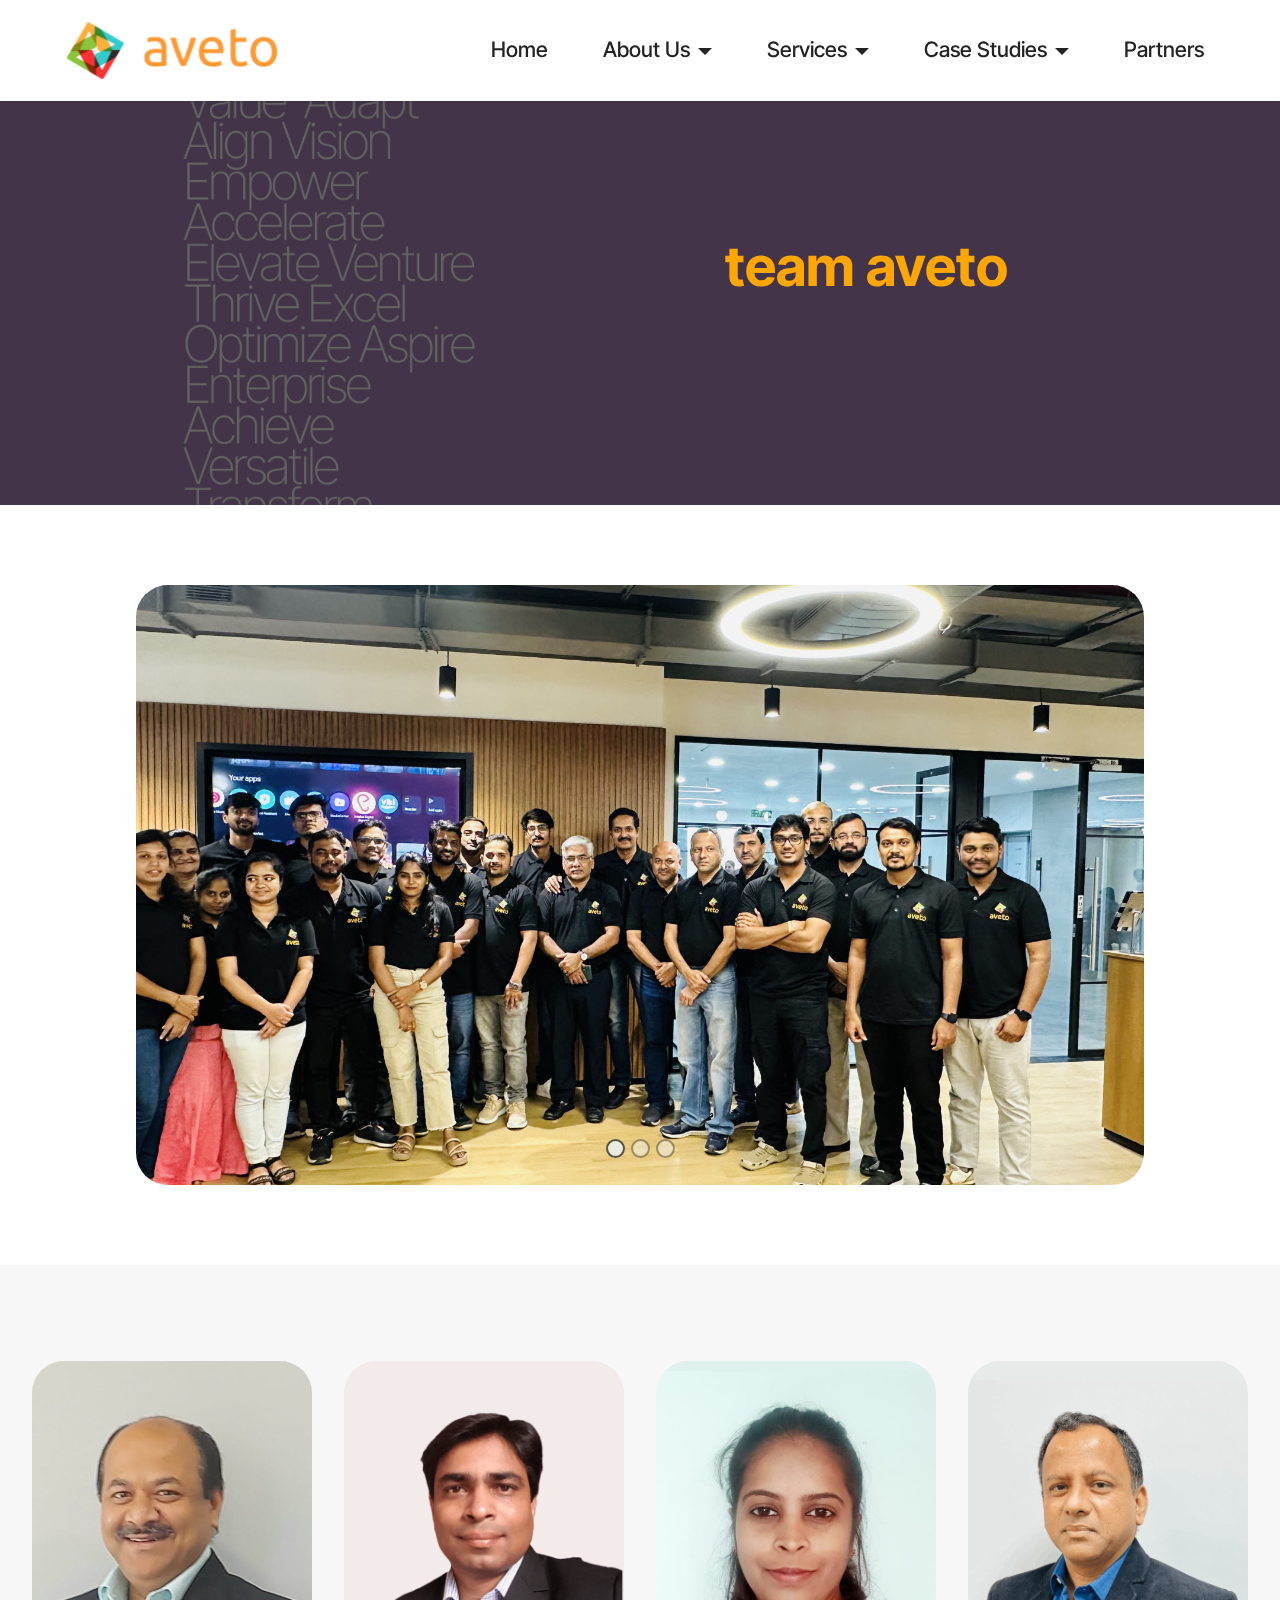
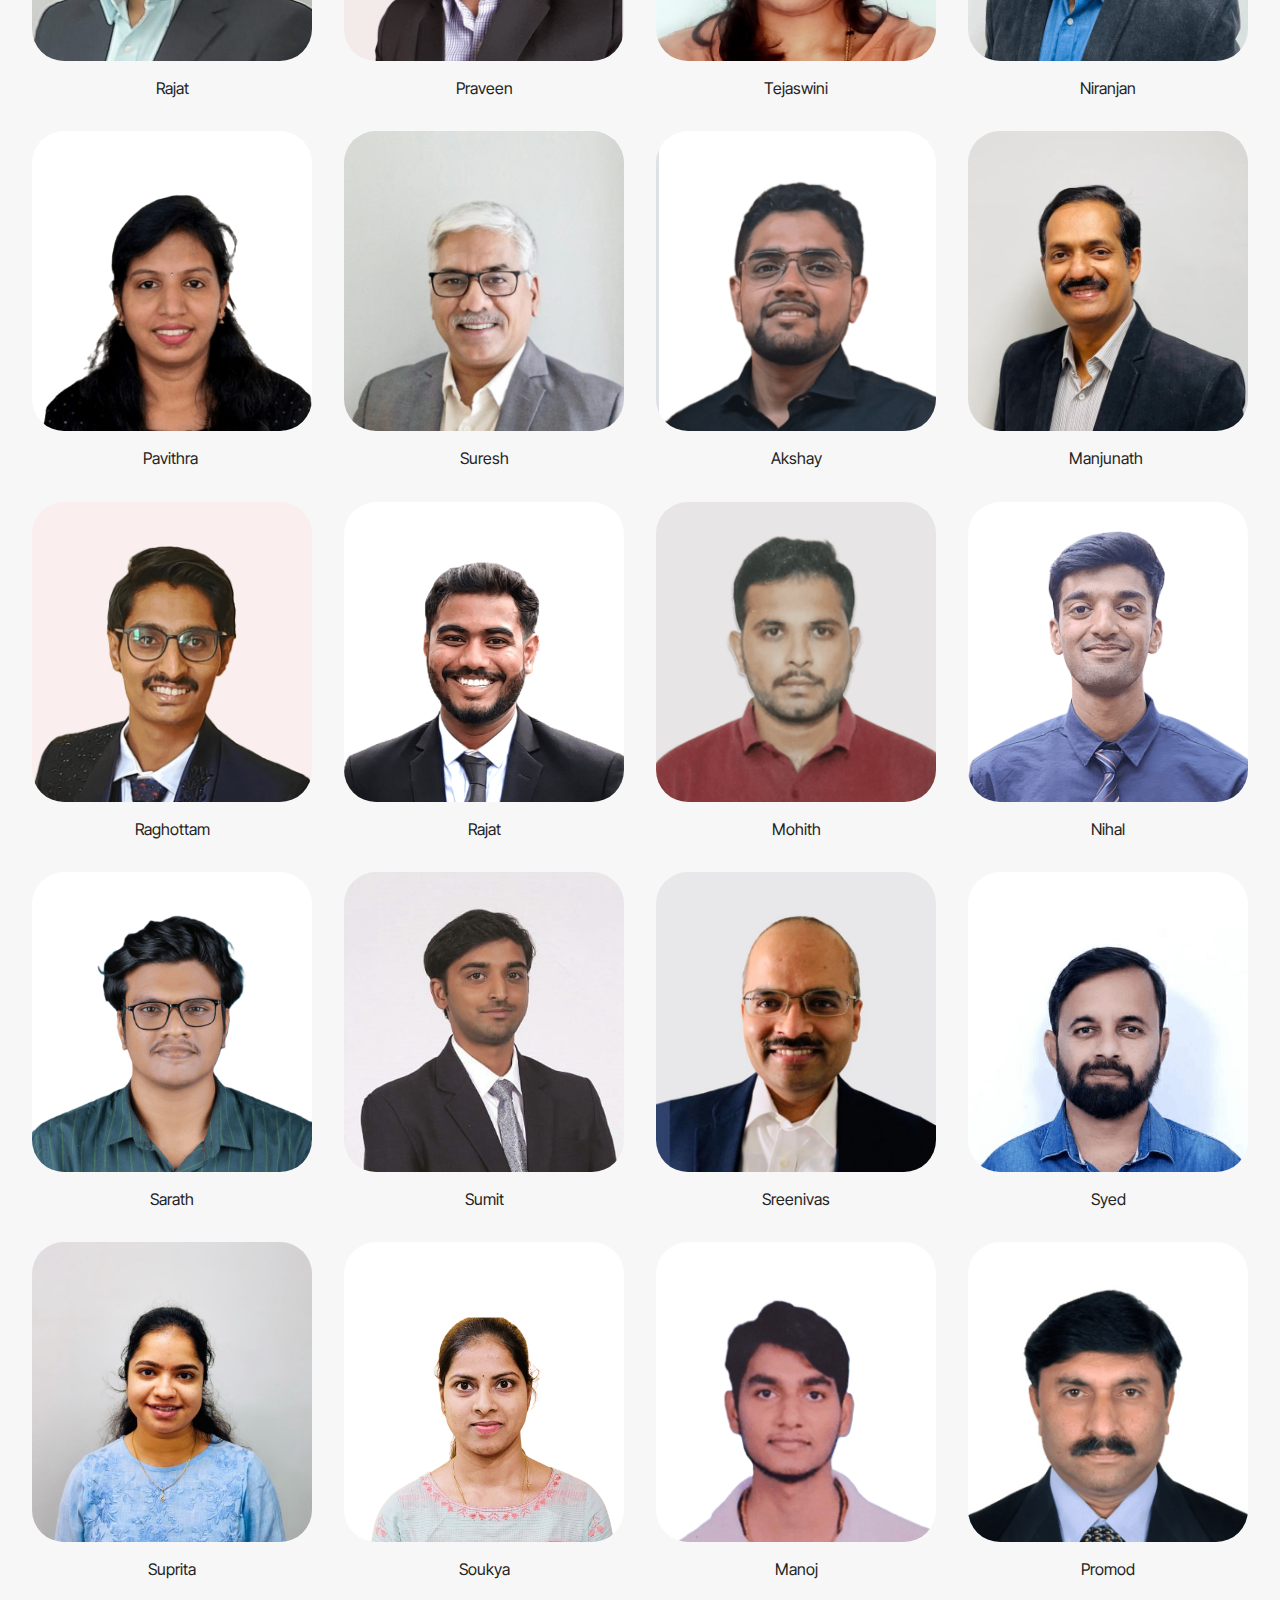
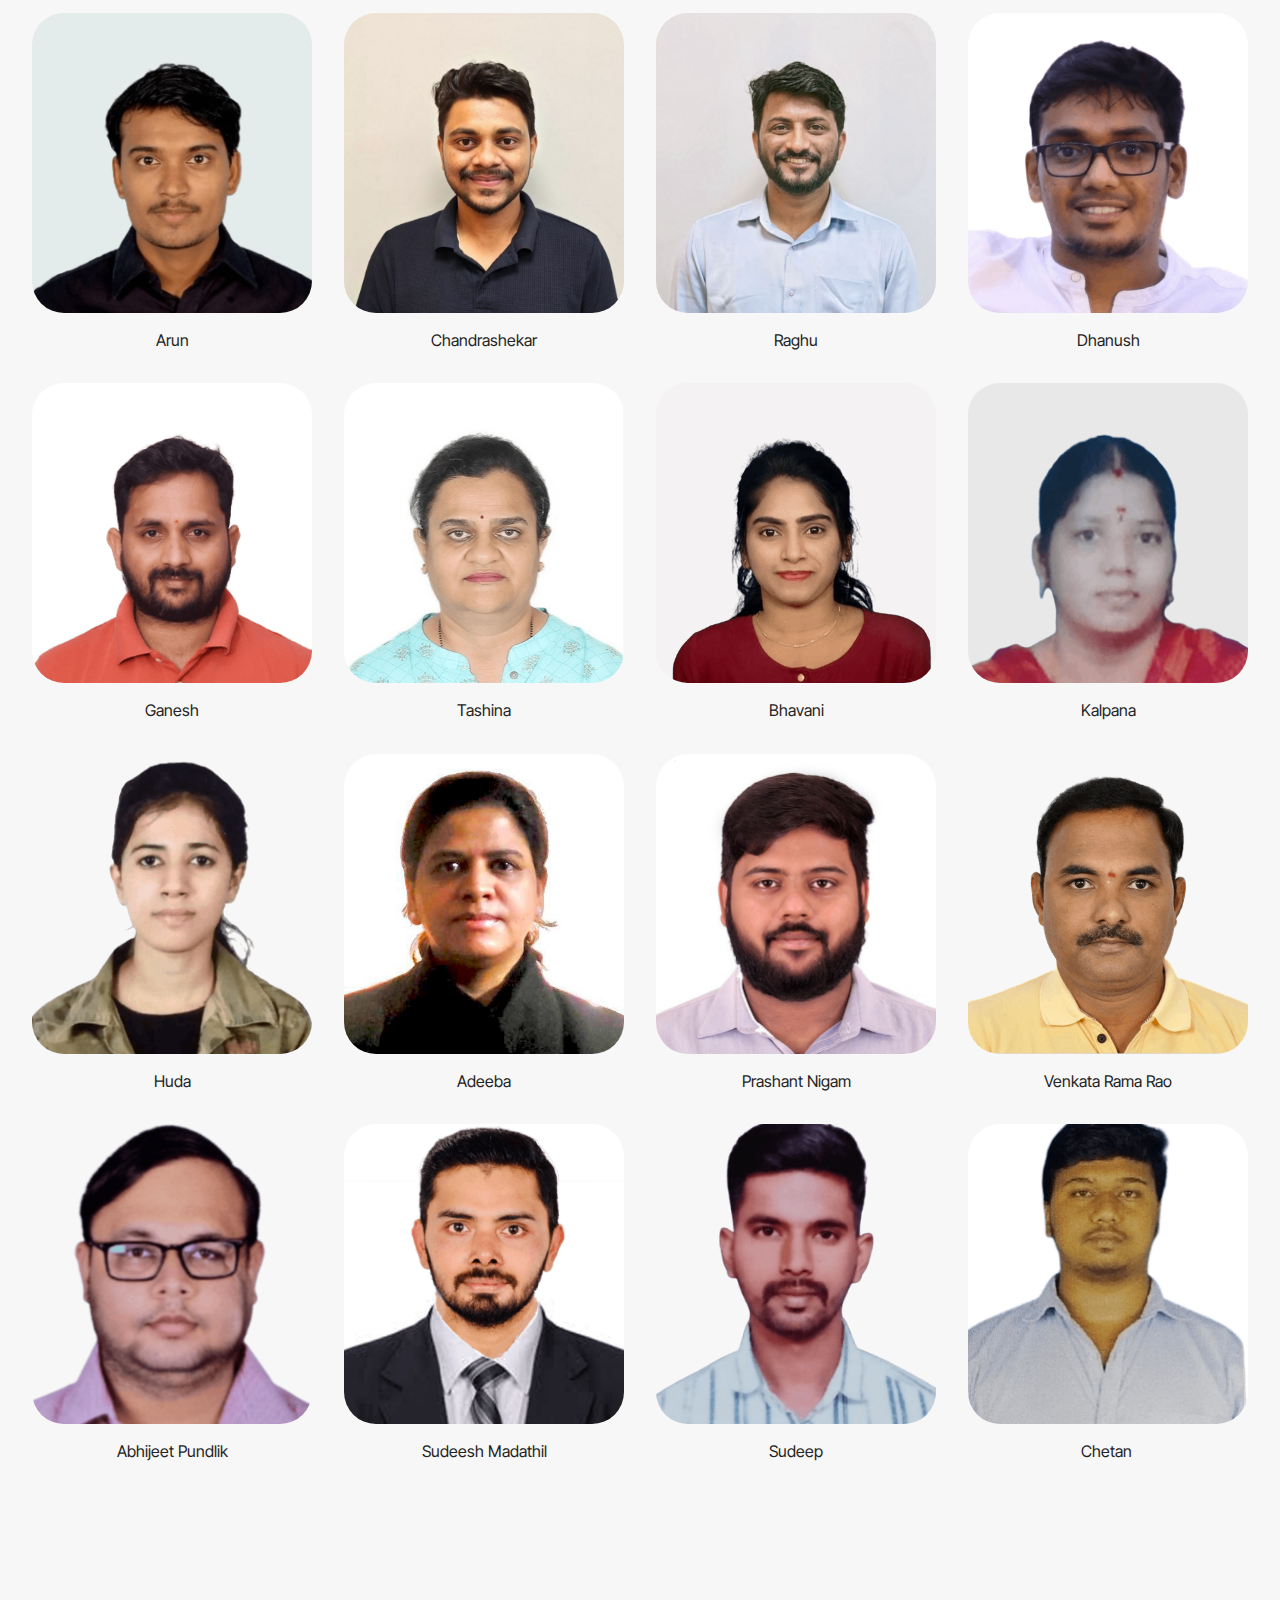
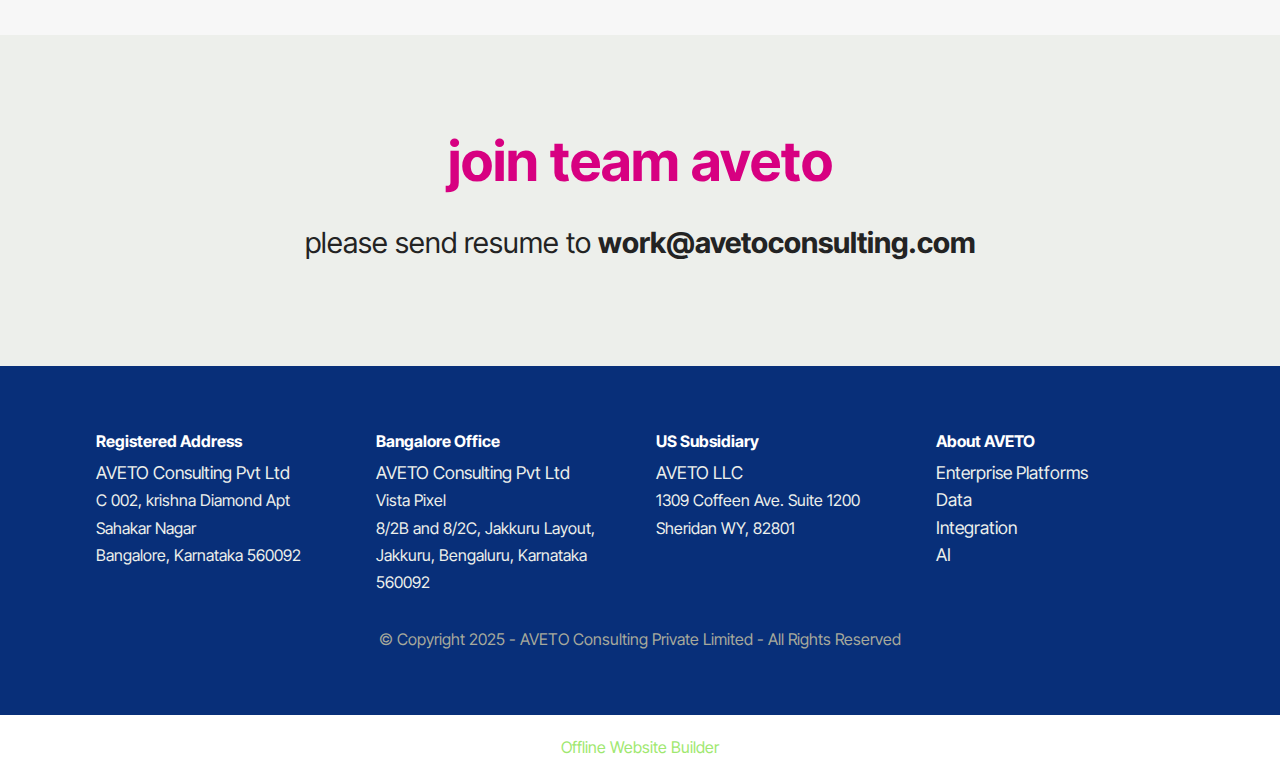
<file: team-aveto.html>
<!DOCTYPE html>
<html  >
<head>
  <!-- Site made with Mobirise Website Builder v5.9.18, https://mobirise.com -->
  <meta charset="UTF-8">
  <meta http-equiv="X-UA-Compatible" content="IE=edge">
  <meta name="generator" content="Mobirise v5.9.18, mobirise.com">
  <meta name="twitter:card" content="summary_large_image"/>
  <meta name="twitter:image:src" content="assets/images/team-aveto-meta.jpg">
  <meta property="og:image" content="assets/images/team-aveto-meta.jpg">
  <meta name="twitter:title" content="Team AVETO">
  <meta name="viewport" content="width=device-width, initial-scale=1, minimum-scale=1">
  <link rel="shortcut icon" href="assets/images/apple-touch-icon-128x128-2.png" type="image/x-icon">
  <meta name="description" content="Meet the expert team at Aveto Consulting. Our experienced professionals provide top-notch business solutions to help your company grow.">
  
  
  <title>Team AVETO</title>
  <link rel="stylesheet" href="assets/web/assets/mobirise-icons2/mobirise2.css">
  <link rel="stylesheet" href="assets/bootstrap/css/bootstrap.min.css">
  <link rel="stylesheet" href="assets/bootstrap/css/bootstrap-grid.min.css">
  <link rel="stylesheet" href="assets/bootstrap/css/bootstrap-reboot.min.css">
  <link rel="stylesheet" href="assets/dropdown/css/style.css">
  <link rel="stylesheet" href="assets/socicon/css/styles.css">
  <link rel="stylesheet" href="assets/theme/css/style.css">
  <link rel="preload" href="https://fonts.googleapis.com/css?family=Inter+Tight:100,200,300,400,500,600,700,800,900,100i,200i,300i,400i,500i,600i,700i,800i,900i&display=swap" as="style" onload="this.onload=null;this.rel='stylesheet'">
  <noscript><link rel="stylesheet" href="https://fonts.googleapis.com/css?family=Inter+Tight:100,200,300,400,500,600,700,800,900,100i,200i,300i,400i,500i,600i,700i,800i,900i&display=swap"></noscript>
  <link rel="preload" as="style" href="assets/mobirise/css/mbr-additional.css?v=Fr5ccZ"><link rel="stylesheet" href="assets/mobirise/css/mbr-additional.css?v=Fr5ccZ" type="text/css">

  
  
  
</head>
<body>

<!-- Analytics -->
<link rel="apple-touch-icon" sizes="180x180" href="assets/images/apple-touch-icon.png">
    <link rel="icon" type="image/png" sizes="32x32" href="assets/images/favicon-32x32.png">
    <link rel="icon" type="image/png" sizes="16x16" href="assets/images/favicon-16x16.png">
    <link rel="icon" href="assets/images/favicon.ico" type="image/x-icon">
    <link rel="icon" href="assets/images/favicon.ico" type="image/x-icon">
    <link rel="shortcut icon" href="assets/images/favicon.ico" type="image/x-icon">
    <link rel=" alternate icon" href="assets/images/favicon.ico" type="image/x-icon">
<meta http-equiv="Content-Type" content="text/html; charset=utf-8">
    <meta name="language" content="English">
    <meta name="revisit-after" content="10 days">
    <meta name="author" content="Aveto">
<meta name="robots" content="index, follow">
<link rel="manifest" href="/site.webmanifest">
    <meta name="google-site-verification" content="ULOJJ6HpmZHc3IWND9CQSoDyovv0ef3IBIgjUOHJnWQ" />   
    <script type="application/ld+json">
      {
        "@context": "https://schema.org",
        "@type": "LocalBusiness",
        "name": "Aveto",
        "image": "https://example.com/logo.jpg",
        "address": {
          "@type": "PostalAddress",
          "streetAddress": "123 Main St",
          "addressLocality": "Bengaluru",
          "addressRegion": "Karnataka",
          "postalCode": "560092"
        },
        "telephone": "",
        "openingHours": "Mo,Tu,We,Th,Fr 09:00-19:00",
        "potentialAction": {
          "@type": "SearchAction",
          "target": "https://www.avetoconsulting.com/{search_term_string}",
          "query-input": "required name=search_term_string"
        },
        "siteNavigation": [
          {
            "@type": "SiteNavigationElement",
            "name": "Home",
            "url": "https://avetoconsulting.com/"
          },
          {
            "@type": "SiteNavigationElement",
            "name": "Team Aveto",
            "url": "https://avetoconsulting.com/Team%20AVETO.html#gallery01-7h"
          },
          {
            "@type": "SiteNavigationElement",
            "name": "SAP",
            "url": "https://avetoconsulting.com/SAP.html#article04-6d"
          },
          {
            "@type": "SiteNavigationElement",
            "name": "DATA",
            "url": "https://avetoconsulting.com/Data.html#article04-67"
          }
        ]
      }
      </script>
<script>
  document.addEventListener('DOMContentLoaded', function () {
    // Get the current page URL
    const currentUrl = window.location.href;

    // Check if the canonical tag exists
    let canonicalTag = document.querySelector('link[rel="canonical"]');

    // If not, create it
    if (!canonicalTag) {
      canonicalTag = document.createElement('link');
      canonicalTag.rel = 'canonical';
      document.head.appendChild(canonicalTag);
    }

    // Set the canonical URL
    canonicalTag.href = currentUrl;
  });
</script>
<style>
.cid-uwJYKt23Pr .row {
    background: initial;
    padding: 4rem 3rem;
    border-radius: 2rem;
    margin: 0;
}
.cid-uwJYKt23Pr {
    padding-top: 0rem;
    padding-bottom: 0rem;
    background-color: #082f79;
}
</style>
<!-- /Analytics -->


  
  <section data-bs-version="5.1" class="menu menu1 cid-uwwxTLfdfl" once="menu" id="menu1-79">
    

    <nav class="navbar navbar-dropdown navbar-fixed-top navbar-expand-lg">
        <div class="container-fluid">
            <div class="navbar-brand">
                <span class="navbar-logo">
                    <a href="index.html#header19-o">
                        <img src="assets/images/logo-both.svg" alt="Aveto Consulting" style="height: 5rem;">
                    </a>
                </span>
                <span class="navbar-caption-wrap"><a class="navbar-caption text-info display-2" href="index.html#header19-o"></a></span>
            </div>
            <button class="navbar-toggler" type="button" data-toggle="collapse" data-bs-toggle="collapse" data-target="#navbarSupportedContent" data-bs-target="#navbarSupportedContent" aria-controls="navbarNavAltMarkup" aria-expanded="false" aria-label="Toggle navigation">
                <div class="hamburger">
                    <span></span>
                    <span></span>
                    <span></span>
                    <span></span>
                </div>
            </button>
            <div class="collapse navbar-collapse" id="navbarSupportedContent">
                <ul class="navbar-nav nav-dropdown nav-right" data-app-modern-menu="true"><li class="nav-item"><a class="nav-link link text-black text-primary display-4" href="index.html#header19-o">Home</a></li><li class="nav-item dropdown"><a class="nav-link link text-black dropdown-toggle show display-4" href="https://mobiri.se" data-toggle="dropdown-submenu" data-bs-toggle="dropdown" data-bs-auto-close="outside" aria-expanded="false">About Us</a><div class="dropdown-menu show" aria-labelledby="dropdown-554" data-bs-popper="none"><a class="text-black show dropdown-item text-primary display-4" href="team-aveto.html">Team</a><a class="text-black show dropdown-item text-primary display-4" href="index.html#people03-6n">Leadership</a></div></li><li class="nav-item dropdown"><a class="nav-link link text-black dropdown-toggle display-4" href="https://mobiri.se" data-toggle="dropdown-submenu" data-bs-toggle="dropdown" data-bs-auto-close="outside" aria-expanded="false">Services</a><div class="dropdown-menu" aria-labelledby="dropdown-690"><div class="dropdown"><a class="text-black dropdown-item dropdown-toggle show display-4" href="https://mobiri.se" data-toggle="dropdown-submenu" data-bs-toggle="dropdown" data-bs-auto-close="outside" aria-expanded="false">Enterprise Solutions</a><div class="dropdown-menu dropdown-submenu show" aria-labelledby="dropdown-944" data-bs-popper="none"><a class="text-black show dropdown-item text-primary display-4" href="SAP.html#article04-6d">SAP</a><a class="text-black show dropdown-item text-primary display-4" href="Oracle.html#header01-6e">Oracle</a><a class="text-black show dropdown-item text-primary display-4" href="Oracle NetSuite.html#article04-7n">Oracle NetSuite</a></div></div><a class="text-black show dropdown-item text-primary display-4" href="Data.html#article04-67">Data</a><a class="text-black show dropdown-item text-primary display-4" href="Integration.html#article04-69">Integration</a><a class="text-black show dropdown-item text-primary display-4" href="AI.html#header01-76">AI Enablement</a></div></li>
                    <li class="nav-item dropdown"><a class="nav-link link text-black dropdown-toggle display-4" href="https://mobiri.se" data-toggle="dropdown-submenu" data-bs-toggle="dropdown" data-bs-auto-close="outside" aria-expanded="false">Case Studies</a><div class="dropdown-menu" aria-labelledby="dropdown-212"><a class="text-black show dropdown-item text-primary display-4" href="Case Study.html#features037-2b">PLM Integration</a><a class="text-black show dropdown-item text-primary display-4" href="Case Study.html#features037-2c">SAP VC &amp; eCom</a><a class="text-black dropdown-item text-primary display-4" href="Case Study.html#features037-2e">SAP VC</a></div>
                    </li><li class="nav-item"><a class="nav-link link text-black text-primary display-4" href="partners.html">Partners<br></a></li></ul>
                
                
            </div>
        </div>
    </nav>
</section>

<section data-bs-version="5.1" class="header19 cid-uwwxTLzmJE" id="header19-7a">
  

  
  <div class="mbr-overlay" style="opacity: 0.4; background-color: rgb(120, 121, 116);"></div>
  <div class="container">
    <div class="row">
      <div class="content-wrap col-12 col-md-8">
        <h1 class="mbr-section-title mbr-fonts-style mb-4 display-1"><strong>team aveto</strong><br></h1>
        
        
        <p class="mbr-fonts-style mbr-description mt-4 display-2"></p>
      </div>
    </div>
  </div>
</section>

<section data-bs-version="5.1" class="slider05 cid-uB4DQfE6M6" id="slider05-8r">
    

    <div class="container">
        <div class="row justify-content-center">
            <div class="col-12 col-md-10">
                <div class="carousel slide carousel-fade" id="uOWGpY9x6h" data-ride="carousel" data-bs-ride="carousel" data-interval="3000" data-bs-interval="3000">
                    <ol class="carousel-indicators">
                        <li data-slide-to="0" data-bs-slide-to="0" class="active" data-target="#uOWGpY9x6h" data-bs-target="#uOWGpY9x6h"></li>
                        <li data-slide-to="1" data-bs-slide-to="1" data-target="#uOWGpY9x6h" data-bs-target="#uOWGpY9x6h"></li>
                        <li data-slide-to="2" data-bs-slide-to="2" data-target="#uOWGpY9x6h" data-bs-target="#uOWGpY9x6h"></li>
                    </ol>
                    <div class="carousel-inner">
                        <div class="carousel-item slider-image item active">
                            <div class="item-wrapper">
                                
                                <img class="d-block w-100" src="assets/images/img-569-1800x1013.jpg" alt="Aveto Consulting Expert Team" data-slide-to="3" data-bs-slide-to="3">
                            </div>
                        </div>
                        <div class="carousel-item slider-image item">
                            <div class="item-wrapper">
                                
                                <img class="d-block w-100" src="assets/images/img-567-1800x1013.jpg" alt="Aveto Consulting Expert Team" data-slide-to="1" data-bs-slide-to="1">
                            </div>
                        </div><div class="carousel-item slider-image item">
                            <div class="item-wrapper">
                                
                                <img class="d-block w-100" src="assets/images/img-554-1980x1114.jpg" alt="Team Excellence | Aveto | Aveto Consulting" data-slide-to="2" data-bs-slide-to="2">
                            </div>
                        </div>
                        
                    </div>
                    
                    
                </div>
            </div>
        </div>
    </div>
</section>

<section data-bs-version="5.1" class="gallery1 mbr-gallery cid-uwwxTNJLbw" id="gallery01-7h">
    
    

    <div class="container">
        <div class="row justify-content-center">
            <div class="col-12 content-head">
                
            </div>
        </div>
        
        <div class="row mbr-gallery">
            <div class="col-12 col-md-6 col-lg-3 item gallery-image active">
                <div class="item-wrapper mb-3" data-toggle="modal" data-bs-toggle="modal" data-target="#uOWGpZyDiQ-modal" data-bs-target="#uOWGpZyDiQ-modal">
                    <img class="w-100" src="assets/images/rajat-596x683.jpg" alt="Rajat Rana | Aveto | Aveto Consulting" data-slide-to="0" data-bs-slide-to="0" data-target="#lb-uOWGpZyDiQ" data-bs-target="#lb-uOWGpZyDiQ">
                    <div class="icon-wrapper">
                        <span class="mobi-mbri mobi-mbri-search mbr-iconfont mbr-iconfont-btn"></span>
                    </div>
                </div>
                <h6 class="mbr-item-subtitle mbr-fonts-style align-center mb-0 mt-3 display-7">Rajat</h6>
            </div><div class="col-12 col-md-6 col-lg-3 item gallery-image">
                <div class="item-wrapper mb-3" data-toggle="modal" data-bs-toggle="modal" data-target="#uOWGpZyDiQ-modal" data-bs-target="#uOWGpZyDiQ-modal">
                    <img class="w-100" src="assets/images/praveen-596x728.png" alt="Praveen  | Aveto | Aveto Consulting" data-slide-to="1" data-bs-slide-to="1" data-target="#lb-uOWGpZyDiQ" data-bs-target="#lb-uOWGpZyDiQ">
                    <div class="icon-wrapper">
                        <span class="mobi-mbri mobi-mbri-search mbr-iconfont mbr-iconfont-btn"></span>
                    </div>
                </div>
                <h6 class="mbr-item-subtitle mbr-fonts-style align-center mb-0 mt-3 display-7">Praveen<br></h6>
            </div><div class="col-12 col-md-6 col-lg-3 item gallery-image">
                <div class="item-wrapper mb-3" data-toggle="modal" data-bs-toggle="modal" data-target="#uOWGpZyDiQ-modal" data-bs-target="#uOWGpZyDiQ-modal">
                    <img class="w-100" src="assets/images/tejaswini1-596x873.jpg" alt="Tejaswini | Aveto | Aveto Consulting" data-slide-to="2" data-bs-slide-to="2" data-target="#lb-uOWGpZyDiQ" data-bs-target="#lb-uOWGpZyDiQ">
                    <div class="icon-wrapper">
                        <span class="mobi-mbri mobi-mbri-search mbr-iconfont mbr-iconfont-btn"></span>
                    </div>
                </div>
                <h6 class="mbr-item-subtitle mbr-fonts-style align-center mb-0 mt-3 display-7">Tejaswini<br></h6>
            </div><div class="col-12 col-md-6 col-lg-3 item gallery-image">
                <div class="item-wrapper mb-3" data-toggle="modal" data-bs-toggle="modal" data-target="#uOWGpZyDiQ-modal" data-bs-target="#uOWGpZyDiQ-modal">
                    <img class="w-100" src="assets/images/niranjan-596x798.png" alt="Niranjan | Aveto | Aveto Consulting" data-slide-to="3" data-bs-slide-to="3" data-target="#lb-uOWGpZyDiQ" data-bs-target="#lb-uOWGpZyDiQ">
                    <div class="icon-wrapper">
                        <span class="mobi-mbri mobi-mbri-search mbr-iconfont mbr-iconfont-btn"></span>
                    </div>
                </div>
                <h6 class="mbr-item-subtitle mbr-fonts-style align-center mb-0 mt-3 display-7">Niranjan</h6>
            </div><div class="col-12 col-md-6 col-lg-3 item gallery-image">
                <div class="item-wrapper mb-3" data-toggle="modal" data-bs-toggle="modal" data-target="#uOWGpZyDiQ-modal" data-bs-target="#uOWGpZyDiQ-modal">
                    <img class="w-100" src="assets/images/pavithra1-391x543.png" alt="Pavithra | Aveto | Aveto Consulting" data-slide-to="4" data-bs-slide-to="4" data-target="#lb-uOWGpZyDiQ" data-bs-target="#lb-uOWGpZyDiQ">
                    <div class="icon-wrapper">
                        <span class="mobi-mbri mobi-mbri-search mbr-iconfont mbr-iconfont-btn"></span>
                    </div>
                </div>
                <h6 class="mbr-item-subtitle mbr-fonts-style align-center mb-0 mt-3 display-7">Pavithra&nbsp;<br></h6>
            </div><div class="col-12 col-md-6 col-lg-3 item gallery-image">
                <div class="item-wrapper mb-3" data-toggle="modal" data-bs-toggle="modal" data-target="#uOWGpZyDiQ-modal" data-bs-target="#uOWGpZyDiQ-modal">
                    <img class="w-100" src="assets/images/suresh-1428x1375.jpg" alt="Suresh Kori | Aveto | Aveto Consulting" data-slide-to="5" data-bs-slide-to="5" data-target="#lb-uOWGpZyDiQ" data-bs-target="#lb-uOWGpZyDiQ">
                    <div class="icon-wrapper">
                        <span class="mobi-mbri mobi-mbri-search mbr-iconfont mbr-iconfont-btn"></span>
                    </div>
                </div>
                <h6 class="mbr-item-subtitle mbr-fonts-style align-center mb-0 mt-3 display-7">Suresh<br></h6>
            </div><div class="col-12 col-md-6 col-lg-3 item gallery-image">
                <div class="item-wrapper mb-3" data-toggle="modal" data-bs-toggle="modal" data-target="#uOWGpZyDiQ-modal" data-bs-target="#uOWGpZyDiQ-modal">
                    <img class="w-100" src="assets/images/akshay-1200x1379.png" alt="Akshay | Aveto | Aveto Consulting" data-slide-to="6" data-bs-slide-to="6" data-target="#lb-uOWGpZyDiQ" data-bs-target="#lb-uOWGpZyDiQ">
                    <div class="icon-wrapper">
                        <span class="mobi-mbri mobi-mbri-search mbr-iconfont mbr-iconfont-btn"></span>
                    </div>
                </div>
                <h6 class="mbr-item-subtitle mbr-fonts-style align-center mb-0 mt-3 display-7">Akshay<br></h6>
            </div><div class="col-12 col-md-6 col-lg-3 item gallery-image">
                <div class="item-wrapper mb-3" data-toggle="modal" data-bs-toggle="modal" data-target="#uOWGpZyDiQ-modal" data-bs-target="#uOWGpZyDiQ-modal">
                    <img class="w-100" src="assets/images/manju-596x795.jpg" alt="Manjunath | Aveto | Aveto Consulting" data-slide-to="7" data-bs-slide-to="7" data-target="#lb-uOWGpZyDiQ" data-bs-target="#lb-uOWGpZyDiQ">
                    <div class="icon-wrapper">
                        <span class="mobi-mbri mobi-mbri-search mbr-iconfont mbr-iconfont-btn"></span>
                    </div>
                </div>
                <h6 class="mbr-item-subtitle mbr-fonts-style align-center mb-0 mt-3 display-7">Manjunath&nbsp;</h6>
            </div><div class="col-12 col-md-6 col-lg-3 item gallery-image">
                <div class="item-wrapper mb-3" data-toggle="modal" data-bs-toggle="modal" data-target="#uOWGpZyDiQ-modal" data-bs-target="#uOWGpZyDiQ-modal">
                    <img class="w-100" src="assets/images/ragho1-596x807.png" alt="Raghottam V Kalkeri | Aveto | Aveto Consulting" data-slide-to="8" data-bs-slide-to="8" data-target="#lb-uOWGpZyDiQ" data-bs-target="#lb-uOWGpZyDiQ">
                    <div class="icon-wrapper">
                        <span class="mobi-mbri mobi-mbri-search mbr-iconfont mbr-iconfont-btn"></span>
                    </div>
                </div>
                <h6 class="mbr-item-subtitle mbr-fonts-style align-center mb-0 mt-3 display-7">Raghottam<br></h6>
            </div><div class="col-12 col-md-6 col-lg-3 item gallery-image">
                <div class="item-wrapper mb-3" data-toggle="modal" data-bs-toggle="modal" data-target="#uOWGpZyDiQ-modal" data-bs-target="#uOWGpZyDiQ-modal">
                    <img class="w-100" src="assets/images/rajat1-1-391x519.png" alt="Rajat | Aveto | Aveto Consulting" data-slide-to="9" data-bs-slide-to="9" data-target="#lb-uOWGpZyDiQ" data-bs-target="#lb-uOWGpZyDiQ">
                    <div class="icon-wrapper">
                        <span class="mobi-mbri mobi-mbri-search mbr-iconfont mbr-iconfont-btn"></span>
                    </div>
                </div>
                <h6 class="mbr-item-subtitle mbr-fonts-style align-center mb-0 mt-3 display-7">Rajat<br></h6>
            </div><div class="col-12 col-md-6 col-lg-3 item gallery-image">
                <div class="item-wrapper mb-3" data-toggle="modal" data-bs-toggle="modal" data-target="#uOWGpZyDiQ-modal" data-bs-target="#uOWGpZyDiQ-modal">
                    <img class="w-100" src="assets/images/mohit-1-596x843.png" alt="Mohith | Aveto | Aveto Consulting" data-slide-to="10" data-bs-slide-to="10" data-target="#lb-uOWGpZyDiQ" data-bs-target="#lb-uOWGpZyDiQ">
                    <div class="icon-wrapper">
                        <span class="mobi-mbri mobi-mbri-search mbr-iconfont mbr-iconfont-btn"></span>
                    </div>
                </div>
                <h6 class="mbr-item-subtitle mbr-fonts-style align-center mb-0 mt-3 display-7">Mohith<br></h6>
            </div><div class="col-12 col-md-6 col-lg-3 item gallery-image">
                <div class="item-wrapper mb-3" data-toggle="modal" data-bs-toggle="modal" data-target="#uOWGpZyDiQ-modal" data-bs-target="#uOWGpZyDiQ-modal">
                    <img class="w-100" src="assets/images/nihal-1303x1737.png" alt="Nihal | Aveto | Aveto Consulting" data-slide-to="11" data-bs-slide-to="11" data-target="#lb-uOWGpZyDiQ" data-bs-target="#lb-uOWGpZyDiQ">
                    <div class="icon-wrapper">
                        <span class="mobi-mbri mobi-mbri-search mbr-iconfont mbr-iconfont-btn"></span>
                    </div>
                </div>
                <h6 class="mbr-item-subtitle mbr-fonts-style align-center mb-0 mt-3 display-7">Nihal<br></h6>
            </div><div class="col-12 col-md-6 col-lg-3 item gallery-image">
                <div class="item-wrapper mb-3" data-toggle="modal" data-bs-toggle="modal" data-target="#uOWGpZyDiQ-modal" data-bs-target="#uOWGpZyDiQ-modal">
                    <img class="w-100" src="assets/images/sarath1-1-379x543.png" alt="Sarath | Aveto | Aveto Consulting" data-slide-to="12" data-bs-slide-to="12" data-target="#lb-uOWGpZyDiQ" data-bs-target="#lb-uOWGpZyDiQ">
                    <div class="icon-wrapper">
                        <span class="mobi-mbri mobi-mbri-search mbr-iconfont mbr-iconfont-btn"></span>
                    </div>
                </div>
                <h6 class="mbr-item-subtitle mbr-fonts-style align-center mb-0 mt-3 display-7">Sarath<br></h6>
            </div><div class="col-12 col-md-6 col-lg-3 item gallery-image">
                <div class="item-wrapper mb-3" data-toggle="modal" data-bs-toggle="modal" data-target="#uOWGpZyDiQ-modal" data-bs-target="#uOWGpZyDiQ-modal">
                    <img class="w-100" src="assets/images/sumit-passport-size-photo-1-427x401.jpg" alt="Sumit | Aveto | Aveto Consulting" data-slide-to="13" data-bs-slide-to="13" data-target="#lb-uOWGpZyDiQ" data-bs-target="#lb-uOWGpZyDiQ">
                    <div class="icon-wrapper">
                        <span class="mobi-mbri mobi-mbri-search mbr-iconfont mbr-iconfont-btn"></span>
                    </div>
                </div>
                <h6 class="mbr-item-subtitle mbr-fonts-style align-center mb-0 mt-3 display-7">Sumit<br></h6>
            </div><div class="col-12 col-md-6 col-lg-3 item gallery-image">
                <div class="item-wrapper mb-3" data-toggle="modal" data-bs-toggle="modal" data-target="#uOWGpZyDiQ-modal" data-bs-target="#uOWGpZyDiQ-modal">
                    <img class="w-100" src="assets/images/whatsapp-image-2024-12-31-at-12.53.40-596x808.jpg" alt="Sreenivas | Aveto | Aveto Consulting" data-slide-to="14" data-bs-slide-to="14" data-target="#lb-uOWGpZyDiQ" data-bs-target="#lb-uOWGpZyDiQ">
                    <div class="icon-wrapper">
                        <span class="mobi-mbri mobi-mbri-search mbr-iconfont mbr-iconfont-btn"></span>
                    </div>
                </div>
                <h6 class="mbr-item-subtitle mbr-fonts-style align-center mb-0 mt-3 display-7">Sreenivas<br></h6>
            </div><div class="col-12 col-md-6 col-lg-3 item gallery-image">
                <div class="item-wrapper mb-3" data-toggle="modal" data-bs-toggle="modal" data-target="#uOWGpZyDiQ-modal" data-bs-target="#uOWGpZyDiQ-modal">
                    <img class="w-100" src="assets/images/syed-1-414x632.png" alt="Syed | Aveto | Aveto Consulting" data-slide-to="15" data-bs-slide-to="15" data-target="#lb-uOWGpZyDiQ" data-bs-target="#lb-uOWGpZyDiQ">
                    <div class="icon-wrapper">
                        <span class="mobi-mbri mobi-mbri-search mbr-iconfont mbr-iconfont-btn"></span>
                    </div>
                </div>
                <h6 class="mbr-item-subtitle mbr-fonts-style align-center mb-0 mt-3 display-7">Syed<br></h6>
            </div><div class="col-12 col-md-6 col-lg-3 item gallery-image">
                <div class="item-wrapper mb-3" data-toggle="modal" data-bs-toggle="modal" data-target="#uOWGpZyDiQ-modal" data-bs-target="#uOWGpZyDiQ-modal">
                    <img class="w-100" src="assets/images/supritha-photo-720x1280.jpg" alt="Suprita | Aveto | Aveto Consulting" data-slide-to="16" data-bs-slide-to="16" data-target="#lb-uOWGpZyDiQ" data-bs-target="#lb-uOWGpZyDiQ">
                    <div class="icon-wrapper">
                        <span class="mobi-mbri mobi-mbri-search mbr-iconfont mbr-iconfont-btn"></span>
                    </div>
                </div>
                <h6 class="mbr-item-subtitle mbr-fonts-style align-center mb-0 mt-3 display-7">Suprita<br></h6>
            </div><div class="col-12 col-md-6 col-lg-3 item gallery-image">
                <div class="item-wrapper mb-3" data-toggle="modal" data-bs-toggle="modal" data-target="#uOWGpZyDiQ-modal" data-bs-target="#uOWGpZyDiQ-modal">
                    <img class="w-100" src="assets/images/soukya-492x618.png" alt="Soukya | Aveto | Aveto Consulting" data-slide-to="17" data-bs-slide-to="17" data-target="#lb-uOWGpZyDiQ" data-bs-target="#lb-uOWGpZyDiQ">
                    <div class="icon-wrapper">
                        <span class="mobi-mbri mobi-mbri-search mbr-iconfont mbr-iconfont-btn"></span>
                    </div>
                </div>
                <h6 class="mbr-item-subtitle mbr-fonts-style align-center mb-0 mt-3 display-7">Soukya<br></h6>
            </div><div class="col-12 col-md-6 col-lg-3 item gallery-image">
                <div class="item-wrapper mb-3" data-toggle="modal" data-bs-toggle="modal" data-target="#uOWGpZyDiQ-modal" data-bs-target="#uOWGpZyDiQ-modal">
                    <img class="w-100" src="assets/images/manoj1-286x413.png" alt="Manoj | Aveto | Aveto Consulting" data-slide-to="18" data-bs-slide-to="18" data-target="#lb-uOWGpZyDiQ" data-bs-target="#lb-uOWGpZyDiQ">
                    <div class="icon-wrapper">
                        <span class="mobi-mbri mobi-mbri-search mbr-iconfont mbr-iconfont-btn"></span>
                    </div>
                </div>
                <h6 class="mbr-item-subtitle mbr-fonts-style align-center mb-0 mt-3 display-7">Manoj<br></h6>
            </div><div class="col-12 col-md-6 col-lg-3 item gallery-image">
                <div class="item-wrapper mb-3" data-toggle="modal" data-bs-toggle="modal" data-target="#uOWGpZyDiQ-modal" data-bs-target="#uOWGpZyDiQ-modal">
                    <img class="w-100" src="assets/images/promod-596x1156.png" alt="Promod | Aveto | Aveto Consulting" data-slide-to="19" data-bs-slide-to="19" data-target="#lb-uOWGpZyDiQ" data-bs-target="#lb-uOWGpZyDiQ">
                    <div class="icon-wrapper">
                        <span class="mobi-mbri mobi-mbri-search mbr-iconfont mbr-iconfont-btn"></span>
                    </div>
                </div>
                <h6 class="mbr-item-subtitle mbr-fonts-style align-center mb-0 mt-3 display-7">Promod<br></h6>
            </div><div class="col-12 col-md-6 col-lg-3 item gallery-image">
                <div class="item-wrapper mb-3" data-toggle="modal" data-bs-toggle="modal" data-target="#uOWGpZyDiQ-modal" data-bs-target="#uOWGpZyDiQ-modal">
                    <img class="w-100" src="assets/images/arun1-596x868.png" alt="Arun | Aveto | Aveto Consulting" data-slide-to="20" data-bs-slide-to="20" data-target="#lb-uOWGpZyDiQ" data-bs-target="#lb-uOWGpZyDiQ">
                    <div class="icon-wrapper">
                        <span class="mobi-mbri mobi-mbri-search mbr-iconfont mbr-iconfont-btn"></span>
                    </div>
                </div>
                <h6 class="mbr-item-subtitle mbr-fonts-style align-center mb-0 mt-3 display-7">Arun<br></h6>
            </div><div class="col-12 col-md-6 col-lg-3 item gallery-image">
                <div class="item-wrapper mb-3" data-toggle="modal" data-bs-toggle="modal" data-target="#uOWGpZyDiQ-modal" data-bs-target="#uOWGpZyDiQ-modal">
                    <img class="w-100" src="assets/images/chandrashekar-1012x1185.jpeg" alt="Chandrashekar | Aveto | Aveto Consulting" data-slide-to="21" data-bs-slide-to="21" data-target="#lb-uOWGpZyDiQ" data-bs-target="#lb-uOWGpZyDiQ">
                    <div class="icon-wrapper">
                        <span class="mobi-mbri mobi-mbri-search mbr-iconfont mbr-iconfont-btn"></span>
                    </div>
                </div>
                <h6 class="mbr-item-subtitle mbr-fonts-style align-center mb-0 mt-3 display-7">Chandrashekar<br></h6>
            </div><div class="col-12 col-md-6 col-lg-3 item gallery-image">
                <div class="item-wrapper mb-3" data-toggle="modal" data-bs-toggle="modal" data-target="#uOWGpZyDiQ-modal" data-bs-target="#uOWGpZyDiQ-modal">
                    <img class="w-100" src="assets/images/raghu-h-r-850x1021.jpg" alt="Raghu | Aveto | Aveto Consulting" data-slide-to="22" data-bs-slide-to="22" data-target="#lb-uOWGpZyDiQ" data-bs-target="#lb-uOWGpZyDiQ">
                    <div class="icon-wrapper">
                        <span class="mobi-mbri mobi-mbri-search mbr-iconfont mbr-iconfont-btn"></span>
                    </div>
                </div>
                <h6 class="mbr-item-subtitle mbr-fonts-style align-center mb-0 mt-3 display-7">Raghu<br></h6>
            </div><div class="col-12 col-md-6 col-lg-3 item gallery-image">
                <div class="item-wrapper mb-3" data-toggle="modal" data-bs-toggle="modal" data-target="#uOWGpZyDiQ-modal" data-bs-target="#uOWGpZyDiQ-modal">
                    <img class="w-100" src="assets/images/dhanush-1-464x807.png" alt="Dhanush | Aveto | Aveto Consulting" data-slide-to="23" data-bs-slide-to="23" data-target="#lb-uOWGpZyDiQ" data-bs-target="#lb-uOWGpZyDiQ">
                    <div class="icon-wrapper">
                        <span class="mobi-mbri mobi-mbri-search mbr-iconfont mbr-iconfont-btn"></span>
                    </div>
                </div>
                <h6 class="mbr-item-subtitle mbr-fonts-style align-center mb-0 mt-3 display-7">Dhanush<br></h6>
            </div><div class="col-12 col-md-6 col-lg-3 item gallery-image">
                <div class="item-wrapper mb-3" data-toggle="modal" data-bs-toggle="modal" data-target="#uOWGpZyDiQ-modal" data-bs-target="#uOWGpZyDiQ-modal">
                    <img class="w-100" src="assets/images/ganesh1-391x617.png" alt="Ganesh | Aveto | Aveto Consulting" data-slide-to="24" data-bs-slide-to="24" data-target="#lb-uOWGpZyDiQ" data-bs-target="#lb-uOWGpZyDiQ">
                    <div class="icon-wrapper">
                        <span class="mobi-mbri mobi-mbri-search mbr-iconfont mbr-iconfont-btn"></span>
                    </div>
                </div>
                <h6 class="mbr-item-subtitle mbr-fonts-style align-center mb-0 mt-3 display-7">Ganesh<br></h6>
            </div><div class="col-12 col-md-6 col-lg-3 item gallery-image">
                <div class="item-wrapper mb-3" data-toggle="modal" data-bs-toggle="modal" data-target="#uOWGpZyDiQ-modal" data-bs-target="#uOWGpZyDiQ-modal">
                    <img class="w-100" src="assets/images/tashina1-1-391x612.png" alt="Tashina | Aveto | Aveto Consulting" data-slide-to="25" data-bs-slide-to="25" data-target="#lb-uOWGpZyDiQ" data-bs-target="#lb-uOWGpZyDiQ">
                    <div class="icon-wrapper">
                        <span class="mobi-mbri mobi-mbri-search mbr-iconfont mbr-iconfont-btn"></span>
                    </div>
                </div>
                <h6 class="mbr-item-subtitle mbr-fonts-style align-center mb-0 mt-3 display-7">Tashina<br></h6>
            </div><div class="col-12 col-md-6 col-lg-3 item gallery-image">
                <div class="item-wrapper mb-3" data-toggle="modal" data-bs-toggle="modal" data-target="#uOWGpZyDiQ-modal" data-bs-target="#uOWGpZyDiQ-modal">
                    <img class="w-100" src="assets/images/bhavani-2-437x575.png" alt="Bhavani | Aveto | Aveto Consulting" data-slide-to="26" data-bs-slide-to="26" data-target="#lb-uOWGpZyDiQ" data-bs-target="#lb-uOWGpZyDiQ">
                    <div class="icon-wrapper">
                        <span class="mobi-mbri mobi-mbri-search mbr-iconfont mbr-iconfont-btn"></span>
                    </div>
                </div>
                <h6 class="mbr-item-subtitle mbr-fonts-style align-center mb-0 mt-3 display-7">Bhavani<br></h6>
            </div><div class="col-12 col-md-6 col-lg-3 item gallery-image">
                <div class="item-wrapper mb-3" data-toggle="modal" data-bs-toggle="modal" data-target="#uOWGpZyDiQ-modal" data-bs-target="#uOWGpZyDiQ-modal">
                    <img class="w-100" src="assets/images/kalpana-286x413.png" alt="Kalpana | Aveto | Aveto Consulting" data-slide-to="27" data-bs-slide-to="27" data-target="#lb-uOWGpZyDiQ" data-bs-target="#lb-uOWGpZyDiQ">
                    <div class="icon-wrapper">
                        <span class="mobi-mbri mobi-mbri-search mbr-iconfont mbr-iconfont-btn"></span>
                    </div>
                </div>
                <h6 class="mbr-item-subtitle mbr-fonts-style align-center mb-0 mt-3 display-7">Kalpana<br></h6>
            </div><div class="col-12 col-md-6 col-lg-3 item gallery-image">
                <div class="item-wrapper mb-3" data-toggle="modal" data-bs-toggle="modal" data-target="#uOWGpZyDiQ-modal" data-bs-target="#uOWGpZyDiQ-modal">
                    <img class="w-100" src="assets/images/huda1-286x426.png" alt="Huda | Aveto | Aveto Consulting" data-slide-to="28" data-bs-slide-to="28" data-target="#lb-uOWGpZyDiQ" data-bs-target="#lb-uOWGpZyDiQ">
                    <div class="icon-wrapper">
                        <span class="mobi-mbri mobi-mbri-search mbr-iconfont mbr-iconfont-btn"></span>
                    </div>
                </div>
                <h6 class="mbr-item-subtitle mbr-fonts-style align-center mb-0 mt-3 display-7">Huda</h6>
            </div><div class="col-12 col-md-6 col-lg-3 item gallery-image">
                <div class="item-wrapper mb-3" data-toggle="modal" data-bs-toggle="modal" data-target="#uOWGpZyDiQ-modal" data-bs-target="#uOWGpZyDiQ-modal">
                    <img class="w-100" src="assets/images/addeba-pp-433x577.jpg" alt="Adeeba Ansari | Aveto Expert | Aveto Consulting" data-slide-to="29" data-bs-slide-to="29" data-target="#lb-uOWGpZyDiQ" data-bs-target="#lb-uOWGpZyDiQ">
                    <div class="icon-wrapper">
                        <span class="mobi-mbri mobi-mbri-search mbr-iconfont mbr-iconfont-btn"></span>
                    </div>
                </div>
                <h6 class="mbr-item-subtitle mbr-fonts-style align-center mb-0 mt-3 display-7">Adeeba</h6>
            </div><div class="col-12 col-md-6 col-lg-3 item gallery-image">
                <div class="item-wrapper mb-3" data-toggle="modal" data-bs-toggle="modal" data-target="#uOWGpZyDiQ-modal" data-bs-target="#uOWGpZyDiQ-modal">
                    <img class="w-100" src="assets/images/prashanthpp-602x602.jpg" alt="Prashant Nigam | Aveto Expert | Aveto Consulting" data-slide-to="30" data-bs-slide-to="30" data-target="#lb-uOWGpZyDiQ" data-bs-target="#lb-uOWGpZyDiQ">
                    <div class="icon-wrapper">
                        <span class="mobi-mbri mobi-mbri-search mbr-iconfont mbr-iconfont-btn"></span>
                    </div>
                </div>
                <h6 class="mbr-item-subtitle mbr-fonts-style align-center mb-0 mt-3 display-7">Prashant Nigam</h6>
            </div><div class="col-12 col-md-6 col-lg-3 item gallery-image">
                <div class="item-wrapper mb-3" data-toggle="modal" data-bs-toggle="modal" data-target="#uOWGpZyDiQ-modal" data-bs-target="#uOWGpZyDiQ-modal">
                    <img class="w-100" src="assets/images/venkata-b-photo-removebg-preview-500x500.png" alt="Venkata Rama Rao | Aveto Expert | Aveto Consulting" data-slide-to="31" data-bs-slide-to="31" data-target="#lb-uOWGpZyDiQ" data-bs-target="#lb-uOWGpZyDiQ">
                    <div class="icon-wrapper">
                        <span class="mobi-mbri mobi-mbri-search mbr-iconfont mbr-iconfont-btn"></span>
                    </div>
                </div>
                <h6 class="mbr-item-subtitle mbr-fonts-style align-center mb-0 mt-3 display-7">Venkata Rama Rao</h6>
            </div><div class="col-12 col-md-6 col-lg-3 item gallery-image">
                <div class="item-wrapper mb-3" data-toggle="modal" data-bs-toggle="modal" data-target="#uOWGpZyDiQ-modal" data-bs-target="#uOWGpZyDiQ-modal">
                    <img class="w-100" src="assets/images/abhijeet-6-436x572.png" alt="Abhijeet Pundlik | Aveto Expert | Aveto Consulting" data-slide-to="32" data-bs-slide-to="32" data-target="#lb-uOWGpZyDiQ" data-bs-target="#lb-uOWGpZyDiQ">
                    <div class="icon-wrapper">
                        <span class="mobi-mbri mobi-mbri-search mbr-iconfont mbr-iconfont-btn"></span>
                    </div>
                </div>
                <h6 class="mbr-item-subtitle mbr-fonts-style align-center mb-0 mt-3 display-7">Abhijeet Pundlik<div><br></div><div><br></div></h6>
            </div><div class="col-12 col-md-6 col-lg-3 item gallery-image">
                <div class="item-wrapper mb-3" data-toggle="modal" data-bs-toggle="modal" data-target="#uOWGpZyDiQ-modal" data-bs-target="#uOWGpZyDiQ-modal">
                    <img class="w-100" src="assets/images/sudeesh-585x738.png" alt="Sudeesh Madathil | Aveto Expert | Aveto Consulting" data-slide-to="33" data-bs-slide-to="33" data-target="#lb-uOWGpZyDiQ" data-bs-target="#lb-uOWGpZyDiQ">
                    <div class="icon-wrapper">
                        <span class="mobi-mbri mobi-mbri-search mbr-iconfont mbr-iconfont-btn"></span>
                    </div>
                </div>
                <h6 class="mbr-item-subtitle mbr-fonts-style align-center mb-0 mt-3 display-7"><div>Sudeesh Madathil</div><div><br></div></h6>
            </div><div class="col-12 col-md-6 col-lg-3 item gallery-image">
                <div class="item-wrapper mb-3" data-toggle="modal" data-bs-toggle="modal" data-target="#uOWGpZyDiQ-modal" data-bs-target="#uOWGpZyDiQ-modal">
                    <img class="w-100" src="assets/images/sudeep-1-386x480.png" alt="Sudeep | Aveto Expert | Aveto Consulting" data-slide-to="34" data-bs-slide-to="34" data-target="#lb-uOWGpZyDiQ" data-bs-target="#lb-uOWGpZyDiQ">
                    <div class="icon-wrapper">
                        <span class="mobi-mbri mobi-mbri-search mbr-iconfont mbr-iconfont-btn"></span>
                    </div>
                </div>
                <h6 class="mbr-item-subtitle mbr-fonts-style align-center mb-0 mt-3 display-7"><div>Sudeep</div><div><br></div></h6>
            </div><div class="col-12 col-md-6 col-lg-3 item gallery-image">
                <div class="item-wrapper mb-3" data-toggle="modal" data-bs-toggle="modal" data-target="#uOWGpZyDiQ-modal" data-bs-target="#uOWGpZyDiQ-modal">
                    <img class="w-100" src="assets/images/chetan-c-281x367.png" alt="Chetan C | Aveto Expert | Aveto Consulting" data-slide-to="35" data-bs-slide-to="35" data-target="#lb-uOWGpZyDiQ" data-bs-target="#lb-uOWGpZyDiQ">
                    <div class="icon-wrapper">
                        <span class="mobi-mbri mobi-mbri-search mbr-iconfont mbr-iconfont-btn"></span>
                    </div>
                </div>
                <h6 class="mbr-item-subtitle mbr-fonts-style align-center mb-0 mt-3 display-7"><div>Chetan&nbsp;</div></h6>
            </div>
            
            
            
            
            
            
            
        </div>

        <div class="modal mbr-slider" tabindex="-1" role="dialog" aria-hidden="true" id="uOWGpZyDiQ-modal">
            <div class="modal-dialog" role="document">
                <div class="modal-content">
                    <div class="modal-body">
                        <div class="carousel slide carousel-fade" data-pause="false" data-bs-pause="false" id="lb-uOWGpZyDiQ" data-ride="carousel" data-bs-ride="carousel" data-interval="5000" data-bs-interval="5000">
                            <div class="carousel-inner">
                                <div class="carousel-item active">
                                    <img class="d-block w-100" src="assets/images/rajat-596x683.jpg" alt="Mobirise Website Builder">
                                </div><div class="carousel-item">
                                    <img class="d-block w-100" src="assets/images/praveen-596x728.png" alt="Mobirise Website Builder">
                                </div><div class="carousel-item">
                                    <img class="d-block w-100" src="assets/images/tejaswini1-596x873.jpg" alt="Mobirise Website Builder">
                                </div><div class="carousel-item">
                                    <img class="d-block w-100" src="assets/images/niranjan-596x798.png" alt="Mobirise Website Builder">
                                </div><div class="carousel-item">
                                    <img class="d-block w-100" src="assets/images/pavithra1-391x543.png" alt="Mobirise Website Builder">
                                </div><div class="carousel-item">
                                    <img class="d-block w-100" src="assets/images/suresh-1428x1375.jpg" alt="Mobirise Website Builder">
                                </div><div class="carousel-item">
                                    <img class="d-block w-100" src="assets/images/akshay-1200x1379.png" alt="Mobirise Website Builder">
                                </div><div class="carousel-item">
                                    <img class="d-block w-100" src="assets/images/manju-596x795.jpg" alt="Mobirise Website Builder">
                                </div><div class="carousel-item">
                                    <img class="d-block w-100" src="assets/images/ragho1-596x807.png" alt="Mobirise Website Builder">
                                </div><div class="carousel-item">
                                    <img class="d-block w-100" src="assets/images/rajat1-1-391x519.png" alt="Mobirise Website Builder">
                                </div><div class="carousel-item">
                                    <img class="d-block w-100" src="assets/images/mohit-1-596x843.png" alt="Mobirise Website Builder">
                                </div><div class="carousel-item">
                                    <img class="d-block w-100" src="assets/images/nihal-1303x1737.png" alt="Mobirise Website Builder">
                                </div><div class="carousel-item">
                                    <img class="d-block w-100" src="assets/images/sarath1-1-379x543.png" alt="Mobirise Website Builder">
                                </div><div class="carousel-item">
                                    <img class="d-block w-100" src="assets/images/sumit-passport-size-photo-1-427x401.jpg" alt="Mobirise Website Builder">
                                </div><div class="carousel-item">
                                    <img class="d-block w-100" src="assets/images/whatsapp-image-2024-12-31-at-12.53.40-596x808.jpg" alt="Mobirise Website Builder">
                                </div><div class="carousel-item">
                                    <img class="d-block w-100" src="assets/images/syed-1-414x632.png" alt="Mobirise Website Builder">
                                </div><div class="carousel-item">
                                    <img class="d-block w-100" src="assets/images/supritha-photo-720x1280.jpg" alt="Mobirise Website Builder">
                                </div><div class="carousel-item">
                                    <img class="d-block w-100" src="assets/images/soukya-492x618.png" alt="Mobirise Website Builder">
                                </div><div class="carousel-item">
                                    <img class="d-block w-100" src="assets/images/manoj1-286x413.png" alt="Mobirise Website Builder">
                                </div><div class="carousel-item">
                                    <img class="d-block w-100" src="assets/images/promod-596x1156.png" alt="Mobirise Website Builder">
                                </div><div class="carousel-item">
                                    <img class="d-block w-100" src="assets/images/arun1-596x868.png" alt="Mobirise Website Builder">
                                </div><div class="carousel-item">
                                    <img class="d-block w-100" src="assets/images/chandrashekar-1012x1185.jpeg" alt="Mobirise Website Builder">
                                </div><div class="carousel-item">
                                    <img class="d-block w-100" src="assets/images/raghu-h-r-850x1021.jpg" alt="Mobirise Website Builder">
                                </div><div class="carousel-item">
                                    <img class="d-block w-100" src="assets/images/dhanush-1-464x807.png" alt="Mobirise Website Builder">
                                </div><div class="carousel-item">
                                    <img class="d-block w-100" src="assets/images/ganesh1-391x617.png" alt="Mobirise Website Builder">
                                </div><div class="carousel-item">
                                    <img class="d-block w-100" src="assets/images/tashina1-1-391x612.png" alt="Mobirise Website Builder">
                                </div><div class="carousel-item">
                                    <img class="d-block w-100" src="assets/images/bhavani-2-437x575.png" alt="Mobirise Website Builder">
                                </div><div class="carousel-item">
                                    <img class="d-block w-100" src="assets/images/kalpana-286x413.png" alt="Mobirise Website Builder">
                                </div><div class="carousel-item">
                                    <img class="d-block w-100" src="assets/images/huda1-286x426.png" alt="Mobirise Website Builder">
                                </div><div class="carousel-item">
                                    <img class="d-block w-100" src="assets/images/addeba-pp-433x577.jpg" alt="Mobirise Website Builder">
                                </div><div class="carousel-item">
                                    <img class="d-block w-100" src="assets/images/prashanthpp-602x602.jpg" alt="Mobirise Website Builder">
                                </div><div class="carousel-item">
                                    <img class="d-block w-100" src="assets/images/venkata-b-photo-removebg-preview-500x500.png" alt="Mobirise Website Builder">
                                </div><div class="carousel-item">
                                    <img class="d-block w-100" src="assets/images/abhijeet-6-436x572.png" alt="Mobirise Website Builder">
                                </div><div class="carousel-item">
                                    <img class="d-block w-100" src="assets/images/sudeesh-585x738.png" alt="Mobirise Website Builder">
                                </div><div class="carousel-item">
                                    <img class="d-block w-100" src="assets/images/sudeep-1-386x480.png" alt="Mobirise Website Builder">
                                </div><div class="carousel-item">
                                    <img class="d-block w-100" src="assets/images/chetan-c-281x367.png" alt="Mobirise Website Builder">
                                </div>
                                
                                
                                
                                
                                
                                
                                
                            </div>
                            <ol class="carousel-indicators">
                                <li data-slide-to="0" data-bs-slide-to="0" class="active" data-target="#lb-uOWGpZyDiQ" data-bs-target="#lb-uOWGpZyDiQ"></li>
                                <li data-slide-to="1" data-bs-slide-to="1" data-target="#lb-uOWGpZyDiQ" data-bs-target="#lb-uOWGpZyDiQ"></li>
                                <li data-slide-to="2" data-bs-slide-to="2" data-target="#lb-uOWGpZyDiQ" data-bs-target="#lb-uOWGpZyDiQ"></li>
                                <li data-slide-to="3" data-bs-slide-to="3" data-target="#lb-uOWGpZyDiQ" data-bs-target="#lb-uOWGpZyDiQ"></li><li data-slide-to="4" data-bs-slide-to="4" data-target="#lb-uOWGpZyDiQ" data-bs-target="#lb-uOWGpZyDiQ"></li><li data-slide-to="5" data-bs-slide-to="5" data-target="#lb-uOWGpZyDiQ" data-bs-target="#lb-uOWGpZyDiQ"></li><li data-slide-to="6" data-bs-slide-to="6" data-target="#lb-uOWGpZyDiQ" data-bs-target="#lb-uOWGpZyDiQ"></li><li data-slide-to="7" data-bs-slide-to="7" data-target="#lb-uOWGpZyDiQ" data-bs-target="#lb-uOWGpZyDiQ"></li><li data-slide-to="8" data-bs-slide-to="8" data-target="#lb-uOWGpZyDiQ" data-bs-target="#lb-uOWGpZyDiQ"></li><li data-slide-to="9" data-bs-slide-to="9" data-target="#lb-uOWGpZyDiQ" data-bs-target="#lb-uOWGpZyDiQ"></li><li data-slide-to="10" data-bs-slide-to="10" data-target="#lb-uOWGpZyDiQ" data-bs-target="#lb-uOWGpZyDiQ"></li><li data-slide-to="11" data-bs-slide-to="11" data-target="#lb-uOWGpZyDiQ" data-bs-target="#lb-uOWGpZyDiQ"></li><li data-slide-to="12" data-bs-slide-to="12" data-target="#lb-uOWGpZyDiQ" data-bs-target="#lb-uOWGpZyDiQ"></li><li data-slide-to="13" data-bs-slide-to="13" data-target="#lb-uOWGpZyDiQ" data-bs-target="#lb-uOWGpZyDiQ"></li><li data-slide-to="14" data-bs-slide-to="14" data-target="#lb-uOWGpZyDiQ" data-bs-target="#lb-uOWGpZyDiQ"></li><li data-slide-to="15" data-bs-slide-to="15" data-target="#lb-uOWGpZyDiQ" data-bs-target="#lb-uOWGpZyDiQ"></li><li data-slide-to="16" data-bs-slide-to="16" data-target="#lb-uOWGpZyDiQ" data-bs-target="#lb-uOWGpZyDiQ"></li><li data-slide-to="17" data-bs-slide-to="17" data-target="#lb-uOWGpZyDiQ" data-bs-target="#lb-uOWGpZyDiQ"></li><li data-slide-to="18" data-bs-slide-to="18" data-target="#lb-uOWGpZyDiQ" data-bs-target="#lb-uOWGpZyDiQ"></li><li data-slide-to="19" data-bs-slide-to="19" data-target="#lb-uOWGpZyDiQ" data-bs-target="#lb-uOWGpZyDiQ"></li><li data-slide-to="20" data-bs-slide-to="20" data-target="#lb-uOWGpZyDiQ" data-bs-target="#lb-uOWGpZyDiQ"></li><li data-slide-to="21" data-bs-slide-to="21" data-target="#lb-uOWGpZyDiQ" data-bs-target="#lb-uOWGpZyDiQ"></li><li data-slide-to="22" data-bs-slide-to="22" data-target="#lb-uOWGpZyDiQ" data-bs-target="#lb-uOWGpZyDiQ"></li><li data-slide-to="23" data-bs-slide-to="23" data-target="#lb-uOWGpZyDiQ" data-bs-target="#lb-uOWGpZyDiQ"></li><li data-slide-to="24" data-bs-slide-to="24" data-target="#lb-uOWGpZyDiQ" data-bs-target="#lb-uOWGpZyDiQ"></li><li data-slide-to="25" data-bs-slide-to="25" data-target="#lb-uOWGpZyDiQ" data-bs-target="#lb-uOWGpZyDiQ"></li><li data-slide-to="26" data-bs-slide-to="26" data-target="#lb-uOWGpZyDiQ" data-bs-target="#lb-uOWGpZyDiQ"></li><li data-slide-to="27" data-bs-slide-to="27" data-target="#lb-uOWGpZyDiQ" data-bs-target="#lb-uOWGpZyDiQ"></li><li data-slide-to="28" data-bs-slide-to="28" data-target="#lb-uOWGpZyDiQ" data-bs-target="#lb-uOWGpZyDiQ"></li><li data-slide-to="29" data-bs-slide-to="29" data-target="#lb-uOWGpZyDiQ" data-bs-target="#lb-uOWGpZyDiQ"></li><li data-slide-to="30" data-bs-slide-to="30" data-target="#lb-uOWGpZyDiQ" data-bs-target="#lb-uOWGpZyDiQ"></li><li data-slide-to="31" data-bs-slide-to="31" data-target="#lb-uOWGpZyDiQ" data-bs-target="#lb-uOWGpZyDiQ"></li><li data-slide-to="32" data-bs-slide-to="32" data-target="#lb-uOWGpZyDiQ" data-bs-target="#lb-uOWGpZyDiQ"></li><li data-slide-to="33" data-bs-slide-to="33" data-target="#lb-uOWGpZyDiQ" data-bs-target="#lb-uOWGpZyDiQ"></li><li data-slide-to="34" data-bs-slide-to="34" data-target="#lb-uOWGpZyDiQ" data-bs-target="#lb-uOWGpZyDiQ"></li><li data-slide-to="35" data-bs-slide-to="35" data-target="#lb-uOWGpZyDiQ" data-bs-target="#lb-uOWGpZyDiQ"></li>
                                
                                
                                
                                
                            </ol>
                            <a role="button" href="" class="close" data-dismiss="modal" data-bs-dismiss="modal" aria-label="Close">
                            </a>
                            <a class="carousel-control-prev carousel-control" role="button" data-slide="prev" data-bs-slide="prev" href="#lb-uOWGpZyDiQ">
                                <span class="mobi-mbri mobi-mbri-arrow-prev" aria-hidden="true"></span>
                                <span class="sr-only visually-hidden">Previous</span>
                            </a>
                            <a class="carousel-control-next carousel-control" role="button" data-slide="next" data-bs-slide="next" href="#lb-uOWGpZyDiQ">
                                <span class="mobi-mbri mobi-mbri-arrow-next" aria-hidden="true"></span>
                                <span class="sr-only visually-hidden">Next</span>
                            </a>
                        </div>
                    </div>
                </div>
            </div>
        </div>
    </div>
</section>

<section data-bs-version="5.1" class="article11 cid-uyrEkuL60v" id="article11-8m">
    

    
    
    <div class="container">
        <div class="row justify-content-center">
            <div class="title col-md-12 col-lg-10">
                <h3 class="mbr-section-title mbr-fonts-style align-center mt-0 mb-0 display-1"><strong>join team aveto</strong></h3>
                <h4 class="mbr-section-subtitle align-center mbr-fonts-style mt-4 display-2">
                please send resume to <strong>work@avetoconsulting.com</strong></h4>
                
            </div>
        </div>
    </div>
</section>

<section data-bs-version="5.1" class="footer1 cid-uwJYKt23Pr" once="footers" id="footer01-7w">
	

	
	
	<div class="container">
		<div class="row mbr-white">
			<div class="col-12 col-md-6 col-lg-3">
				<h5 class="mbr-section-subtitle mbr-fonts-style mb-2 display-7"><strong>Registered Address</strong></h5>
				<ul class="list mbr-fonts-style display-7">
					<li class="mbr-text item-wrap"><span style="font-size: 1.1rem;">AVETO Consulting Pvt Ltd</span><br></li><li class="mbr-text item-wrap">C 002, krishna Diamond Apt
</li><li class="mbr-text item-wrap">Sahakar Nagar
</li><li class="mbr-text item-wrap">Bangalore, Karnataka 560092</li>
				</ul>
			</div>
			<div class="col-12 col-md-6 col-lg-3">
				<h5 class="mbr-section-subtitle mbr-fonts-style mb-2 display-7"><strong>Bangalore Office</strong></h5>
				<ul class="list mbr-fonts-style display-7">
					<li class="mbr-text item-wrap"><span style="font-size: 1.1rem;">AVETO Consulting Pvt Ltd</span><br></li><li class="mbr-text item-wrap">Vista Pixel 
</li><li class="mbr-text item-wrap">8/2B and 8/2C, Jakkuru Layout, Jakkuru, Bengaluru, Karnataka 560092</li>
				</ul>
			</div>
			<div class="col-12 col-md-6 col-lg-3">
				<h5 class="mbr-section-subtitle mbr-fonts-style mb-2 display-7"><strong>US Subsidiary</strong></h5>
				<ul class="list mbr-fonts-style display-7">
					<li class="mbr-text item-wrap"><span style="font-size: 1.1rem;">AVETO LLC</span><br></li><li class="mbr-text item-wrap">1309 Coffeen Ave. Suite 1200</li><li class="mbr-text item-wrap">Sheridan WY, 82801</li>
				</ul>
			</div>
			<div class="col-12 col-md-6 col-lg-3">
				<h5 class="mbr-section-subtitle mbr-fonts-style mb-2 display-7"><strong>About AVETO</strong></h5>
				<ul class="list mbr-fonts-style display-7">
					<li class="mbr-text item-wrap"><span style="font-size: 17.6px;">Enterprise Platforms</span><br></li><li class="mbr-text item-wrap"><span style="font-size: 17.6px;">Data</span></li><li class="mbr-text item-wrap"><span style="font-size: 17.6px;">Integration</span></li><li class="mbr-text item-wrap"><span style="font-size: 17.6px;">AI</span></li>
				</ul>
			</div>
			
			<div class="col-12 mt-4">
				<p class="mbr-text mb-0 mbr-fonts-style copyright align-center display-7">
					© Copyright 2025 - AVETO Consulting Private Limited - All Rights Reserved
				</p>
			</div>
		</div>
	</div>
</section><section class="display-7" style="padding: 0;align-items: center;justify-content: center;flex-wrap: wrap;    align-content: center;display: flex;position: relative;height: 4rem;"><a href="https://mobiri.se/3678816" style="flex: 1 1;height: 4rem;position: absolute;width: 100%;z-index: 1;"><img alt="" style="height: 4rem;" src="[data-uri]"></a><p style="margin: 0;text-align: center;" class="display-7">&#8204;</p><a style="z-index:1" href="https://mobirise.com/offline-website-builder.html">Offline Website Builder</a></section><script src="assets/bootstrap/js/bootstrap.bundle.min.js"></script>  <script src="assets/smoothscroll/smooth-scroll.js"></script>  <script src="assets/ytplayer/index.js"></script>  <script src="assets/dropdown/js/navbar-dropdown.js"></script>  <script src="assets/theme/js/script.js"></script>  
  
  
</body>
</html>
</file>
<file: assets/web/assets/mobirise-icons2/mobirise2.css>
@font-face {
  font-family: 'Moririse2';
  font-display: swap;
  src:  url('mobirise2.eot?f2bix4');
  src:  url('mobirise2.eot?f2bix4#iefix') format('embedded-opentype'),
    url('mobirise2.ttf?f2bix4') format('truetype'),
    url('mobirise2.woff?f2bix4') format('woff'),
    url('mobirise2.svg?f2bix4#mobirise2') format('svg');
  font-weight: normal;
  font-style: normal;
}

[class^="mobi-"], [class*=" mobi-"] {
  /* use !important to prevent issues with browser extensions that change fonts */
  font-family: 'Moririse2' !important;
  speak: none;
  font-style: normal;
  font-weight: normal;
  font-variant: normal;
  text-transform: none;
  line-height: 1;

  /* Better Font Rendering =========== */
  -webkit-font-smoothing: antialiased;
  -moz-osx-font-smoothing: grayscale;
}

.mobi-mbri-add-submenu:before {
  content: "\e900";
}
.mobi-mbri-alert:before {
  content: "\e901";
}
.mobi-mbri-align-center:before {
  content: "\e902";
}
.mobi-mbri-align-justify:before {
  content: "\e903";
}
.mobi-mbri-align-left:before {
  content: "\e904";
}
.mobi-mbri-align-right:before {
  content: "\e905";
}
.mobi-mbri-android:before {
  content: "\e906";
}
.mobi-mbri-apple:before {
  content: "\e907";
}
.mobi-mbri-arrow-down:before {
  content: "\e908";
}
.mobi-mbri-arrow-next:before {
  content: "\e909";
}
.mobi-mbri-arrow-prev:before {
  content: "\e90a";
}
.mobi-mbri-arrow-up:before {
  content: "\e90b";
}
.mobi-mbri-bold:before {
  content: "\e90c";
}
.mobi-mbri-bookmark:before {
  content: "\e90d";
}
.mobi-mbri-bootstrap:before {
  content: "\e90e";
}
.mobi-mbri-briefcase:before {
  content: "\e90f";
}
.mobi-mbri-browse:before {
  content: "\e910";
}
.mobi-mbri-bulleted-list:before {
  content: "\e911";
}
.mobi-mbri-calendar:before {
  content: "\e912";
}
.mobi-mbri-camera:before {
  content: "\e913";
}
.mobi-mbri-cart-add:before {
  content: "\e914";
}
.mobi-mbri-cart-full:before {
  content: "\e915";
}
.mobi-mbri-cash:before {
  content: "\e916";
}
.mobi-mbri-change-style:before {
  content: "\e917";
}
.mobi-mbri-chat:before {
  content: "\e918";
}
.mobi-mbri-clock:before {
  content: "\e919";
}
.mobi-mbri-close:before {
  content: "\e91a";
}
.mobi-mbri-cloud:before {
  content: "\e91b";
}
.mobi-mbri-code:before {
  content: "\e91c";
}
.mobi-mbri-contact-form:before {
  content: "\e91d";
}
.mobi-mbri-credit-card:before {
  content: "\e91e";
}
.mobi-mbri-cursor-click:before {
  content: "\e91f";
}
.mobi-mbri-cust-feedback:before {
  content: "\e920";
}
.mobi-mbri-database:before {
  content: "\e921";
}
.mobi-mbri-delivery:before {
  content: "\e922";
}
.mobi-mbri-desktop:before {
  content: "\e923";
}
.mobi-mbri-devices:before {
  content: "\e924";
}
.mobi-mbri-down:before {
  content: "\e925";
}
.mobi-mbri-download-2:before {
  content: "\e926";
}
.mobi-mbri-download:before {
  content: "\e927";
}
.mobi-mbri-drag-n-drop-2:before {
  content: "\e928";
}
.mobi-mbri-drag-n-drop:before {
  content: "\e929";
}
.mobi-mbri-edit-2:before {
  content: "\e92a";
}
.mobi-mbri-edit:before {
  content: "\e92b";
}
.mobi-mbri-error:before {
  content: "\e92c";
}
.mobi-mbri-extension:before {
  content: "\e92d";
}
.mobi-mbri-features:before {
  content: "\e92e";
}
.mobi-mbri-file:before {
  content: "\e92f";
}
.mobi-mbri-flag:before {
  content: "\e930";
}
.mobi-mbri-folder:before {
  content: "\e931";
}
.mobi-mbri-gift:before {
  content: "\e932";
}
.mobi-mbri-github:before {
  content: "\e933";
}
.mobi-mbri-globe-2:before {
  content: "\e934";
}
.mobi-mbri-globe:before {
  content: "\e935";
}
.mobi-mbri-growing-chart:before {
  content: "\e936";
}
.mobi-mbri-hearth:before {
  content: "\e937";
}
.mobi-mbri-help:before {
  content: "\e938";
}
.mobi-mbri-home:before {
  content: "\e939";
}
.mobi-mbri-hot-cup:before {
  content: "\e93a";
}
.mobi-mbri-idea:before {
  content: "\e93b";
}
.mobi-mbri-image-gallery:before {
  content: "\e93c";
}
.mobi-mbri-image-slider:before {
  content: "\e93d";
}
.mobi-mbri-info:before {
  content: "\e93e";
}
.mobi-mbri-italic:before {
  content: "\e93f";
}
.mobi-mbri-key:before {
  content: "\e940";
}
.mobi-mbri-laptop:before {
  content: "\e941";
}
.mobi-mbri-layers:before {
  content: "\e942";
}
.mobi-mbri-left-right:before {
  content: "\e943";
}
.mobi-mbri-left:before {
  content: "\e944";
}
.mobi-mbri-letter:before {
  content: "\e945";
}
.mobi-mbri-like:before {
  content: "\e946";
}
.mobi-mbri-link:before {
  content: "\e947";
}
.mobi-mbri-lock:before {
  content: "\e948";
}
.mobi-mbri-login:before {
  content: "\e949";
}
.mobi-mbri-logout:before {
  content: "\e94a";
}
.mobi-mbri-magic-stick:before {
  content: "\e94b";
}
.mobi-mbri-map-pin:before {
  content: "\e94c";
}
.mobi-mbri-menu:before {
  content: "\e94d";
}
.mobi-mbri-mobile-2:before {
  content: "\e94e";
}
.mobi-mbri-mobile-horizontal:before {
  content: "\e94f";
}
.mobi-mbri-mobile:before {
  content: "\e950";
}
.mobi-mbri-mobirise:before {
  content: "\e951";
}
.mobi-mbri-more-horizontal:before {
  content: "\e952";
}
.mobi-mbri-more-vertical:before {
  content: "\e953";
}
.mobi-mbri-music:before {
  content: "\e954";
}
.mobi-mbri-new-file:before {
  content: "\e955";
}
.mobi-mbri-numbered-list:before {
  content: "\e956";
}
.mobi-mbri-opened-folder:before {
  content: "\e957";
}
.mobi-mbri-pages:before {
  content: "\e958";
}
.mobi-mbri-paper-plane:before {
  content: "\e959";
}
.mobi-mbri-paperclip:before {
  content: "\e95a";
}
.mobi-mbri-phone:before {
  content: "\e95b";
}
.mobi-mbri-photo:before {
  content: "\e95c";
}
.mobi-mbri-photos:before {
  content: "\e95d";
}
.mobi-mbri-pin:before {
  content: "\e95e";
}
.mobi-mbri-play:before {
  content: "\e95f";
}
.mobi-mbri-plus:before {
  content: "\e960";
}
.mobi-mbri-preview:before {
  content: "\e961";
}
.mobi-mbri-print:before {
  content: "\e962";
}
.mobi-mbri-protect:before {
  content: "\e963";
}
.mobi-mbri-question:before {
  content: "\e964";
}
.mobi-mbri-quote-left:before {
  content: "\e965";
}
.mobi-mbri-quote-right:before {
  content: "\e966";
}
.mobi-mbri-redo:before {
  content: "\e967";
}
.mobi-mbri-refresh:before {
  content: "\e968";
}
.mobi-mbri-responsive-2:before {
  content: "\e969";
}
.mobi-mbri-responsive:before {
  content: "\e96a";
}
.mobi-mbri-right:before {
  content: "\e96b";
}
.mobi-mbri-rocket:before {
  content: "\e96c";
}
.mobi-mbri-sad-face:before {
  content: "\e96d";
}
.mobi-mbri-sale:before {
  content: "\e96e";
}
.mobi-mbri-save:before {
  content: "\e96f";
}
.mobi-mbri-search:before {
  content: "\e970";
}
.mobi-mbri-setting-2:before {
  content: "\e971";
}
.mobi-mbri-setting-3:before {
  content: "\e972";
}
.mobi-mbri-setting:before {
  content: "\e973";
}
.mobi-mbri-share:before {
  content: "\e974";
}
.mobi-mbri-shopping-bag:before {
  content: "\e975";
}
.mobi-mbri-shopping-basket:before {
  content: "\e976";
}
.mobi-mbri-shopping-cart:before {
  content: "\e977";
}
.mobi-mbri-sites:before {
  content: "\e978";
}
.mobi-mbri-smile-face:before {
  content: "\e979";
}
.mobi-mbri-speed:before {
  content: "\e97a";
}
.mobi-mbri-star:before {
  content: "\e97b";
}
.mobi-mbri-success:before {
  content: "\e97c";
}
.mobi-mbri-sun:before {
  content: "\e97d";
}
.mobi-mbri-sun2:before {
  content: "\e97e";
}
.mobi-mbri-tablet-vertical:before {
  content: "\e97f";
}
.mobi-mbri-tablet:before {
  content: "\e980";
}
.mobi-mbri-target:before {
  content: "\e981";
}
.mobi-mbri-timer:before {
  content: "\e982";
}
.mobi-mbri-to-ftp:before {
  content: "\e983";
}
.mobi-mbri-to-local-drive:before {
  content: "\e984";
}
.mobi-mbri-touch-swipe:before {
  content: "\e985";
}
.mobi-mbri-touch:before {
  content: "\e986";
}
.mobi-mbri-trash:before {
  content: "\e987";
}
.mobi-mbri-underline:before {
  content: "\e988";
}
.mobi-mbri-undo:before {
  content: "\e989";
}
.mobi-mbri-unlink:before {
  content: "\e98a";
}
.mobi-mbri-unlock:before {
  content: "\e98b";
}
.mobi-mbri-up-down:before {
  content: "\e98c";
}
.mobi-mbri-up:before {
  content: "\e98d";
}
.mobi-mbri-update:before {
  content: "\e98e";
}
.mobi-mbri-upload-2:before {
  content: "\e98f";
}
.mobi-mbri-upload:before {
  content: "\e990";
}
.mobi-mbri-user-2:before {
  content: "\e991";
}
.mobi-mbri-user:before {
  content: "\e992";
}
.mobi-mbri-users:before {
  content: "\e993";
}
.mobi-mbri-video-play:before {
  content: "\e994";
}
.mobi-mbri-video:before {
  content: "\e995";
}
.mobi-mbri-watch:before {
  content: "\e996";
}
.mobi-mbri-website-theme-2:before {
  content: "\e997";
}
.mobi-mbri-website-theme:before {
  content: "\e998";
}
.mobi-mbri-wifi:before {
  content: "\e999";
}
.mobi-mbri-windows:before {
  content: "\e99a";
}
.mobi-mbri-zoom-in:before {
  content: "\e99b";
}
.mobi-mbri-zoom-out:before {
  content: "\e99c";
}
</file>
<file: assets/parallax/jarallax.css>
.jarallax {
    position: relative;
    z-index: 0;
}
.jarallax > .jarallax-img {
    position: absolute;
    object-fit: cover;
    /* support for plugin https://github.com/bfred-it/object-fit-images */
    font-family: 'object-fit: cover;';
    top: 0;
    left: 0;
    width: 100%;
    height: 100%;
    z-index: -1;
}
</file>
<file: assets/dropdown/css/style.css>
.navbar-dropdown {
  left: 0;
  padding: 0;
  position: absolute;
  right: 0;
  top: 0;
  transition: all 0.45s ease;
  z-index: 1030;
  background: #282828; }
  .navbar-dropdown .navbar-logo {
    margin-right: 0.8rem;
    transition: margin 0.3s ease-in-out;
    vertical-align: middle; }
    .navbar-dropdown .navbar-logo img {
      height: 3.125rem;
      transition: all 0.3s ease-in-out; }
    .navbar-dropdown .navbar-logo.mbr-iconfont {
      font-size: 3.125rem;
      line-height: 3.125rem; }
  .navbar-dropdown .navbar-caption {
    font-weight: 700;
    white-space: normal;
    vertical-align: -4px;
    line-height: 3.125rem !important; }
    .navbar-dropdown .navbar-caption, .navbar-dropdown .navbar-caption:hover {
      color: inherit;
      text-decoration: none; }
  .navbar-dropdown .mbr-iconfont + .navbar-caption {
    vertical-align: -1px; }
  .navbar-dropdown.navbar-fixed-top {
    position: fixed; }
  .navbar-dropdown .navbar-brand span {
    vertical-align: -4px; }
  .navbar-dropdown.bg-color.transparent {
    background: none; }
  .navbar-dropdown.navbar-short .navbar-brand {
    padding: 0.625rem 0; }
    .navbar-dropdown.navbar-short .navbar-brand span {
      vertical-align: -1px; }
  .navbar-dropdown.navbar-short .navbar-caption {
    line-height: 2.375rem !important;
    vertical-align: -2px; }
  .navbar-dropdown.navbar-short .navbar-logo {
    margin-right: 0.5rem; }
    .navbar-dropdown.navbar-short .navbar-logo img {
      height: 2.375rem; }
    .navbar-dropdown.navbar-short .navbar-logo.mbr-iconfont {
      font-size: 2.375rem;
      line-height: 2.375rem; }
  .navbar-dropdown.navbar-short .mbr-table-cell {
    height: 3.625rem; }
  .navbar-dropdown .navbar-close {
    left: 0.6875rem;
    position: fixed;
    top: 0.75rem;
    z-index: 1000; }
  .navbar-dropdown .hamburger-icon {
    content: "";
    display: inline-block;
    vertical-align: middle;
    width: 16px;
    -webkit-box-shadow: 0 -6px 0 1px #282828,0 0 0 1px #282828,0 6px 0 1px #282828;
    -moz-box-shadow: 0 -6px 0 1px #282828,0 0 0 1px #282828,0 6px 0 1px #282828;
    box-shadow: 0 -6px 0 1px #282828,0 0 0 1px #282828,0 6px 0 1px #282828; }

.dropdown-menu .dropdown-toggle[data-toggle="dropdown-submenu"]::after {
  border-bottom: 0.35em solid transparent;
  border-left: 0.35em solid;
  border-right: 0;
  border-top: 0.35em solid transparent;
  margin-left: 0.3rem; }

.dropdown-menu .dropdown-item:focus {
  outline: 0; }

.nav-dropdown {
  font-size: 0.75rem;
  font-weight: 500;
  height: auto !important; }
  .nav-dropdown .nav-btn {
    padding-left: 1rem; }
  .nav-dropdown .link {
    margin: .667em 1.667em;
    font-weight: 500;
    padding: 0;
    transition: color .2s ease-in-out; }
    .nav-dropdown .link.dropdown-toggle {
      margin-right: 2.583em; }
      .nav-dropdown .link.dropdown-toggle::after {
        margin-left: .25rem;
        border-top: 0.35em solid;
        border-right: 0.35em solid transparent;
        border-left: 0.35em solid transparent;
        border-bottom: 0; }
      .nav-dropdown .link.dropdown-toggle[aria-expanded="true"] {
        margin: 0;
        padding: 0.667em 3.263em  0.667em 1.667em; }
  .nav-dropdown .link::after,
  .nav-dropdown .dropdown-item::after {
    color: inherit; }
  .nav-dropdown .btn {
    font-size: 0.75rem;
    font-weight: 700;
    letter-spacing: 0;
    margin-bottom: 0;
    padding-left: 1.25rem;
    padding-right: 1.25rem; }
  .nav-dropdown .dropdown-menu {
    border-radius: 0;
    border: 0;
    left: 0;
    margin: 0;
    padding-bottom: 1.25rem;
    padding-top: 1.25rem;
    position: relative; }
  .nav-dropdown .dropdown-submenu {
    margin-left: 0.125rem;
    top: 0; }
  .nav-dropdown .dropdown-item {
    font-weight: 500;
    line-height: 2;
    padding: 0.3846em 4.615em 0.3846em 1.5385em;
    position: relative;
    transition: color .2s ease-in-out, background-color .2s ease-in-out; }
    .nav-dropdown .dropdown-item::after {
      margin-top: -0.3077em;
      position: absolute;
      right: 1.1538em;
      top: 50%; }
    .nav-dropdown .dropdown-item:focus, .nav-dropdown .dropdown-item:hover {
      background: none; }

@media (max-width: 767px) {
  .nav-dropdown.navbar-toggleable-sm {
    bottom: 0;
    display: none;
    left: 0;
    overflow-x: hidden;
    position: fixed;
    top: 0;
    transform: translateX(-100%);
    -ms-transform: translateX(-100%);
    -webkit-transform: translateX(-100%);
    width: 18.75rem;
    z-index: 999; } }
.nav-dropdown.navbar-toggleable-xl {
  bottom: 0;
  display: none;
  left: 0;
  overflow-x: hidden;
  position: fixed;
  top: 0;
  transform: translateX(-100%);
  -ms-transform: translateX(-100%);
  -webkit-transform: translateX(-100%);
  width: 18.75rem;
  z-index: 999; }

.nav-dropdown-sm {
  display: block !important;
  overflow-x: hidden;
  overflow: auto;
  padding-top: 3.875rem; }
  .nav-dropdown-sm::after {
    content: "";
    display: block;
    height: 3rem;
    width: 100%; }
  .nav-dropdown-sm.collapse.in ~ .navbar-close {
    display: block !important; }
  .nav-dropdown-sm.collapsing, .nav-dropdown-sm.collapse.in {
    transform: translateX(0);
    -ms-transform: translateX(0);
    -webkit-transform: translateX(0);
    transition: all 0.25s ease-out;
    -webkit-transition: all 0.25s ease-out;
    background: #282828; }
  .nav-dropdown-sm.collapsing[aria-expanded="false"] {
    transform: translateX(-100%);
    -ms-transform: translateX(-100%);
    -webkit-transform: translateX(-100%); }
  .nav-dropdown-sm .nav-item {
    display: block;
    margin-left: 0 !important;
    padding-left: 0; }
  .nav-dropdown-sm .link,
  .nav-dropdown-sm .dropdown-item {
    border-top: 1px dotted rgba(255, 255, 255, 0.1);
    font-size: 0.8125rem;
    line-height: 1.6;
    margin: 0 !important;
    padding: 0.875rem 2.4rem 0.875rem 1.5625rem !important;
    position: relative;
    white-space: normal; }
    .nav-dropdown-sm .link:focus, .nav-dropdown-sm .link:hover,
    .nav-dropdown-sm .dropdown-item:focus,
    .nav-dropdown-sm .dropdown-item:hover {
      background: rgba(0, 0, 0, 0.2) !important;
      color: #c0a375; }
  .nav-dropdown-sm .nav-btn {
    position: relative;
    padding: 1.5625rem 1.5625rem 0 1.5625rem; }
    .nav-dropdown-sm .nav-btn::before {
      border-top: 1px dotted rgba(255, 255, 255, 0.1);
      content: "";
      left: 0;
      position: absolute;
      top: 0;
      width: 100%; }
    .nav-dropdown-sm .nav-btn + .nav-btn {
      padding-top: 0.625rem; }
      .nav-dropdown-sm .nav-btn + .nav-btn::before {
        display: none; }
  .nav-dropdown-sm .btn {
    padding: 0.625rem 0; }
  .nav-dropdown-sm .dropdown-toggle[data-toggle="dropdown-submenu"]::after {
    margin-left: .25rem;
    border-top: 0.35em solid;
    border-right: 0.35em solid transparent;
    border-left: 0.35em solid transparent;
    border-bottom: 0; }
  .nav-dropdown-sm .dropdown-toggle[data-toggle="dropdown-submenu"][aria-expanded="true"]::after {
    border-top: 0;
    border-right: 0.35em solid transparent;
    border-left: 0.35em solid transparent;
    border-bottom: 0.35em solid; }
  .nav-dropdown-sm .dropdown-menu {
    margin: 0;
    padding: 0;
    position: relative;
    top: 0;
    left: 0;
    width: 100%;
    border: 0;
    float: none;
    border-radius: 0;
    background: none; }
  .nav-dropdown-sm .dropdown-submenu {
    left: 100%;
    margin-left: 0.125rem;
    margin-top: -1.25rem;
    top: 0; }

.navbar-toggleable-sm .nav-dropdown .dropdown-menu {
  position: absolute; }

.navbar-toggleable-sm .nav-dropdown .dropdown-submenu {
  left: 100%;
  margin-left: 0.125rem;
  margin-top: -1.25rem;
  top: 0; }

.navbar-toggleable-sm.opened .nav-dropdown .dropdown-menu {
  position: relative; }

.navbar-toggleable-sm.opened .nav-dropdown .dropdown-submenu {
  left: 0;
  margin-left: 00rem;
  margin-top: 0rem;
  top: 0; }

.is-builder .nav-dropdown.collapsing {
  transition: none !important; }
</file>
<file: assets/socicon/css/styles.css>
@charset "UTF-8";

@font-face {
  font-family: 'Socicon';
  src:  url('../fonts/socicon.eot');
  src:  url('../fonts/socicon.eot?#iefix') format('embedded-opentype'),
    url('../fonts/socicon.woff2') format('woff2'),
    url('../fonts/socicon.ttf') format('truetype'),
    url('../fonts/socicon.woff') format('woff'),
    url('../fonts/socicon.svg#socicon') format('svg');
  font-weight: normal;
  font-style: normal;
  font-display: swap;
}

[data-icon]:before {
  font-family: "socicon" !important;
  content: attr(data-icon);
  font-style: normal !important;
  font-weight: normal !important;
  font-variant: normal !important;
  text-transform: none !important;
  speak: none;
  line-height: 1;
  -webkit-font-smoothing: antialiased;
  -moz-osx-font-smoothing: grayscale;
}

[class^="socicon-"], [class*=" socicon-"] {
  /* use !important to prevent issues with browser extensions that change fonts */
  font-family: 'Socicon' !important;
  speak: none;
  font-style: normal;
  font-weight: normal;
  font-variant: normal;
  text-transform: none;
  line-height: 1;

  /* Better Font Rendering =========== */
  -webkit-font-smoothing: antialiased;
  -moz-osx-font-smoothing: grayscale;
}

.socicon-500px:before {
  content: "\e000";
}
.socicon-8tracks:before {
  content: "\e001";
}
.socicon-airbnb:before {
  content: "\e002";
}
.socicon-alliance:before {
  content: "\e003";
}
.socicon-amazon:before {
  content: "\e004";
}
.socicon-amplement:before {
  content: "\e005";
}
.socicon-android:before {
  content: "\e006";
}
.socicon-angellist:before {
  content: "\e007";
}
.socicon-apple:before {
  content: "\e008";
}
.socicon-appnet:before {
  content: "\e009";
}
.socicon-baidu:before {
  content: "\e00a";
}
.socicon-bandcamp:before {
  content: "\e00b";
}
.socicon-battlenet:before {
  content: "\e00c";
}
.socicon-mixer:before {
  content: "\e00d";
}
.socicon-bebee:before {
  content: "\e00e";
}
.socicon-bebo:before {
  content: "\e00f";
}
.socicon-behance:before {
  content: "\e010";
}
.socicon-blizzard:before {
  content: "\e011";
}
.socicon-blogger:before {
  content: "\e012";
}
.socicon-buffer:before {
  content: "\e013";
}
.socicon-chrome:before {
  content: "\e014";
}
.socicon-coderwall:before {
  content: "\e015";
}
.socicon-curse:before {
  content: "\e016";
}
.socicon-dailymotion:before {
  content: "\e017";
}
.socicon-deezer:before {
  content: "\e018";
}
.socicon-delicious:before {
  content: "\e019";
}
.socicon-deviantart:before {
  content: "\e01a";
}
.socicon-diablo:before {
  content: "\e01b";
}
.socicon-digg:before {
  content: "\e01c";
}
.socicon-discord:before {
  content: "\e01d";
}
.socicon-disqus:before {
  content: "\e01e";
}
.socicon-douban:before {
  content: "\e01f";
}
.socicon-draugiem:before {
  content: "\e020";
}
.socicon-dribbble:before {
  content: "\e021";
}
.socicon-drupal:before {
  content: "\e022";
}
.socicon-ebay:before {
  content: "\e023";
}
.socicon-ello:before {
  content: "\e024";
}
.socicon-endomodo:before {
  content: "\e025";
}
.socicon-envato:before {
  content: "\e026";
}
.socicon-etsy:before {
  content: "\e027";
}
.socicon-facebook:before {
  content: "\e028";
}
.socicon-feedburner:before {
  content: "\e029";
}
.socicon-filmweb:before {
  content: "\e02a";
}
.socicon-firefox:before {
  content: "\e02b";
}
.socicon-flattr:before {
  content: "\e02c";
}
.socicon-flickr:before {
  content: "\e02d";
}
.socicon-formulr:before {
  content: "\e02e";
}
.socicon-forrst:before {
  content: "\e02f";
}
.socicon-foursquare:before {
  content: "\e030";
}
.socicon-friendfeed:before {
  content: "\e031";
}
.socicon-github:before {
  content: "\e032";
}
.socicon-goodreads:before {
  content: "\e033";
}
.socicon-google:before {
  content: "\e034";
}
.socicon-googlescholar:before {
  content: "\e035";
}
.socicon-googlegroups:before {
  content: "\e036";
}
.socicon-googlephotos:before {
  content: "\e037";
}
.socicon-googleplus:before {
  content: "\e038";
}
.socicon-grooveshark:before {
  content: "\e039";
}
.socicon-hackerrank:before {
  content: "\e03a";
}
.socicon-hearthstone:before {
  content: "\e03b";
}
.socicon-hellocoton:before {
  content: "\e03c";
}
.socicon-heroes:before {
  content: "\e03d";
}
.socicon-smashcast:before {
  content: "\e03e";
}
.socicon-horde:before {
  content: "\e03f";
}
.socicon-houzz:before {
  content: "\e040";
}
.socicon-icq:before {
  content: "\e041";
}
.socicon-identica:before {
  content: "\e042";
}
.socicon-imdb:before {
  content: "\e043";
}
.socicon-instagram:before {
  content: "\e044";
}
.socicon-issuu:before {
  content: "\e045";
}
.socicon-istock:before {
  content: "\e046";
}
.socicon-itunes:before {
  content: "\e047";
}
.socicon-keybase:before {
  content: "\e048";
}
.socicon-lanyrd:before {
  content: "\e049";
}
.socicon-lastfm:before {
  content: "\e04a";
}
.socicon-line:before {
  content: "\e04b";
}
.socicon-linkedin:before {
  content: "\e04c";
}
.socicon-livejournal:before {
  content: "\e04d";
}
.socicon-lyft:before {
  content: "\e04e";
}
.socicon-macos:before {
  content: "\e04f";
}
.socicon-mail:before {
  content: "\e050";
}
.socicon-medium:before {
  content: "\e051";
}
.socicon-meetup:before {
  content: "\e052";
}
.socicon-mixcloud:before {
  content: "\e053";
}
.socicon-modelmayhem:before {
  content: "\e054";
}
.socicon-mumble:before {
  content: "\e055";
}
.socicon-myspace:before {
  content: "\e056";
}
.socicon-newsvine:before {
  content: "\e057";
}
.socicon-nintendo:before {
  content: "\e058";
}
.socicon-npm:before {
  content: "\e059";
}
.socicon-odnoklassniki:before {
  content: "\e05a";
}
.socicon-openid:before {
  content: "\e05b";
}
.socicon-opera:before {
  content: "\e05c";
}
.socicon-outlook:before {
  content: "\e05d";
}
.socicon-overwatch:before {
  content: "\e05e";
}
.socicon-patreon:before {
  content: "\e05f";
}
.socicon-paypal:before {
  content: "\e060";
}
.socicon-periscope:before {
  content: "\e061";
}
.socicon-persona:before {
  content: "\e062";
}
.socicon-pinterest:before {
  content: "\e063";
}
.socicon-play:before {
  content: "\e064";
}
.socicon-player:before {
  content: "\e065";
}
.socicon-playstation:before {
  content: "\e066";
}
.socicon-pocket:before {
  content: "\e067";
}
.socicon-qq:before {
  content: "\e068";
}
.socicon-quora:before {
  content: "\e069";
}
.socicon-raidcall:before {
  content: "\e06a";
}
.socicon-ravelry:before {
  content: "\e06b";
}
.socicon-reddit:before {
  content: "\e06c";
}
.socicon-renren:before {
  content: "\e06d";
}
.socicon-researchgate:before {
  content: "\e06e";
}
.socicon-residentadvisor:before {
  content: "\e06f";
}
.socicon-reverbnation:before {
  content: "\e070";
}
.socicon-rss:before {
  content: "\e071";
}
.socicon-sharethis:before {
  content: "\e072";
}
.socicon-skype:before {
  content: "\e073";
}
.socicon-slideshare:before {
  content: "\e074";
}
.socicon-smugmug:before {
  content: "\e075";
}
.socicon-snapchat:before {
  content: "\e076";
}
.socicon-songkick:before {
  content: "\e077";
}
.socicon-soundcloud:before {
  content: "\e078";
}
.socicon-spotify:before {
  content: "\e079";
}
.socicon-stackexchange:before {
  content: "\e07a";
}
.socicon-stackoverflow:before {
  content: "\e07b";
}
.socicon-starcraft:before {
  content: "\e07c";
}
.socicon-stayfriends:before {
  content: "\e07d";
}
.socicon-steam:before {
  content: "\e07e";
}
.socicon-storehouse:before {
  content: "\e07f";
}
.socicon-strava:before {
  content: "\e080";
}
.socicon-streamjar:before {
  content: "\e081";
}
.socicon-stumbleupon:before {
  content: "\e082";
}
.socicon-swarm:before {
  content: "\e083";
}
.socicon-teamspeak:before {
  content: "\e084";
}
.socicon-teamviewer:before {
  content: "\e085";
}
.socicon-technorati:before {
  content: "\e086";
}
.socicon-telegram:before {
  content: "\e087";
}
.socicon-tripadvisor:before {
  content: "\e088";
}
.socicon-tripit:before {
  content: "\e089";
}
.socicon-triplej:before {
  content: "\e08a";
}
.socicon-tumblr:before {
  content: "\e08b";
}
.socicon-twitch:before {
  content: "\e08c";
}
.socicon-twitter:before {
  content: "\e08d";
}
.socicon-uber:before {
  content: "\e08e";
}
.socicon-ventrilo:before {
  content: "\e08f";
}
.socicon-viadeo:before {
  content: "\e090";
}
.socicon-viber:before {
  content: "\e091";
}
.socicon-viewbug:before {
  content: "\e092";
}
.socicon-vimeo:before {
  content: "\e093";
}
.socicon-vine:before {
  content: "\e094";
}
.socicon-vkontakte:before {
  content: "\e095";
}
.socicon-warcraft:before {
  content: "\e096";
}
.socicon-wechat:before {
  content: "\e097";
}
.socicon-weibo:before {
  content: "\e098";
}
.socicon-whatsapp:before {
  content: "\e099";
}
.socicon-wikipedia:before {
  content: "\e09a";
}
.socicon-windows:before {
  content: "\e09b";
}
.socicon-wordpress:before {
  content: "\e09c";
}
.socicon-wykop:before {
  content: "\e09d";
}
.socicon-xbox:before {
  content: "\e09e";
}
.socicon-xing:before {
  content: "\e09f";
}
.socicon-yahoo:before {
  content: "\e0a0";
}
.socicon-yammer:before {
  content: "\e0a1";
}
.socicon-yandex:before {
  content: "\e0a2";
}
.socicon-yelp:before {
  content: "\e0a3";
}
.socicon-younow:before {
  content: "\e0a4";
}
.socicon-youtube:before {
  content: "\e0a5";
}
.socicon-zapier:before {
  content: "\e0a6";
}
.socicon-zerply:before {
  content: "\e0a7";
}
.socicon-zomato:before {
  content: "\e0a8";
}
.socicon-zynga:before {
  content: "\e0a9";
}
.socicon-spreadshirt:before {
  content: "\e901";
}
.socicon-gamejolt:before {
  content: "\e902";
}
.socicon-trello:before {
  content: "\e903";
}
.socicon-tunein:before {
  content: "\e904";
}
.socicon-bloglovin:before {
  content: "\e905";
}
.socicon-gamewisp:before {
  content: "\e906";
}
.socicon-messenger:before {
  content: "\e907";
}
.socicon-pandora:before {
  content: "\e908";
}
.socicon-augment:before {
  content: "\e909";
}
.socicon-bitbucket:before {
  content: "\e90a";
}
.socicon-fyuse:before {
  content: "\e90b";
}
.socicon-yt-gaming:before {
  content: "\e90c";
}
.socicon-sketchfab:before {
  content: "\e90d";
}
.socicon-mobcrush:before {
  content: "\e90e";
}
.socicon-microsoft:before {
  content: "\e90f";
}
.socicon-realtor:before {
  content: "\e910";
}
.socicon-tidal:before {
  content: "\e911";
}
.socicon-qobuz:before {
  content: "\e912";
}
.socicon-natgeo:before {
  content: "\e913";
}
.socicon-mastodon:before {
  content: "\e914";
}
.socicon-unsplash:before {
  content: "\e915";
}
.socicon-homeadvisor:before {
  content: "\e916";
}
.socicon-angieslist:before {
  content: "\e917";
}
.socicon-codepen:before {
  content: "\e918";
}
.socicon-slack:before {
  content: "\e919";
}
.socicon-openaigym:before {
  content: "\e91a";
}
.socicon-logmein:before {
  content: "\e91b";
}
.socicon-fiverr:before {
  content: "\e91c";
}
.socicon-gotomeeting:before {
  content: "\e91d";
}
.socicon-aliexpress:before {
  content: "\e91e";
}
.socicon-guru:before {
  content: "\e91f";
}
.socicon-appstore:before {
  content: "\e920";
}
.socicon-homes:before {
  content: "\e921";
}
.socicon-zoom:before {
  content: "\e922";
}
.socicon-alibaba:before {
  content: "\e923";
}
.socicon-craigslist:before {
  content: "\e924";
}
.socicon-wix:before {
  content: "\e925";
}
.socicon-redfin:before {
  content: "\e926";
}
.socicon-googlecalendar:before {
  content: "\e927";
}
.socicon-shopify:before {
  content: "\e928";
}
.socicon-freelancer:before {
  content: "\e929";
}
.socicon-seedrs:before {
  content: "\e92a";
}
.socicon-bing:before {
  content: "\e92b";
}
.socicon-doodle:before {
  content: "\e92c";
}
.socicon-bonanza:before {
  content: "\e92d";
}
.socicon-squarespace:before {
  content: "\e92e";
}
.socicon-toptal:before {
  content: "\e92f";
}
.socicon-gust:before {
  content: "\e930";
}
.socicon-ask:before {
  content: "\e931";
}
.socicon-trulia:before {
  content: "\e932";
}
.socicon-loomly:before {
  content: "\e933";
}
.socicon-ghost:before {
  content: "\e934";
}
.socicon-upwork:before {
  content: "\e935";
}
.socicon-fundable:before {
  content: "\e936";
}
.socicon-booking:before {
  content: "\e937";
}
.socicon-googlemaps:before {
  content: "\e938";
}
.socicon-zillow:before {
  content: "\e939";
}
.socicon-niconico:before {
  content: "\e93a";
}
.socicon-toneden:before {
  content: "\e93b";
}
.socicon-crunchbase:before {
  content: "\e93c";
}
.socicon-homefy:before {
  content: "\e93d";
}
.socicon-calendly:before {
  content: "\e93e";
}
.socicon-livemaster:before {
  content: "\e93f";
}
.socicon-udemy:before {
  content: "\e940";
}
.socicon-codered:before {
  content: "\e941";
}
.socicon-origin:before {
  content: "\e942";
}
.socicon-nextdoor:before {
  content: "\e943";
}
.socicon-portfolio:before {
  content: "\e944";
}
.socicon-instructables:before {
  content: "\e945";
}
.socicon-gitlab:before {
  content: "\e946";
}
.socicon-hackernews:before {
  content: "\e947";
}
.socicon-smashwords:before {
  content: "\e948";
}
.socicon-kobo:before {
  content: "\e949";
}
.socicon-bookbub:before {
  content: "\e94a";
}
.socicon-mailru:before {
  content: "\e94b";
}
.socicon-moddb:before {
  content: "\e94c";
}
.socicon-indiedb:before {
  content: "\e94d";
}
.socicon-traxsource:before {
  content: "\e94e";
}
.socicon-gamefor:before {
  content: "\e94f";
}
.socicon-pixiv:before {
  content: "\e950";
}
.socicon-myanimelist:before {
  content: "\e951";
}
.socicon-blackberry:before {
  content: "\e952";
}
.socicon-wickr:before {
  content: "\e953";
}
.socicon-spip:before {
  content: "\e954";
}
.socicon-napster:before {
  content: "\e955";
}
.socicon-beatport:before {
  content: "\e956";
}
.socicon-hackerone:before {
  content: "\e957";
}
.socicon-internet:before {
  content: "\e958";
}
.socicon-ubuntu:before {
  content: "\e959";
}
.socicon-artstation:before {
  content: "\e95a";
}
.socicon-invision:before {
  content: "\e95b";
}
.socicon-torial:before {
  content: "\e95c";
}
.socicon-collectorz:before {
  content: "\e95d";
}
.socicon-seenthis:before {
  content: "\e95e";
}
.socicon-googleplaymusic:before {
  content: "\e95f";
}
.socicon-debian:before {
  content: "\e960";
}
.socicon-filmfreeway:before {
  content: "\e961";
}
.socicon-gnome:before {
  content: "\e962";
}
.socicon-itchio:before {
  content: "\e963";
}
.socicon-jamendo:before {
  content: "\e964";
}
.socicon-mix:before {
  content: "\e965";
}
.socicon-sharepoint:before {
  content: "\e966";
}
.socicon-tinder:before {
  content: "\e967";
}
.socicon-windguru:before {
  content: "\e968";
}
.socicon-cdbaby:before {
  content: "\e969";
}
.socicon-elementaryos:before {
  content: "\e96a";
}
.socicon-stage32:before {
  content: "\e96b";
}
.socicon-tiktok:before {
  content: "\e96c";
}
.socicon-gitter:before {
  content: "\e96d";
}
.socicon-letterboxd:before {
  content: "\e96e";
}
.socicon-threema:before {
  content: "\e96f";
}
.socicon-splice:before {
  content: "\e970";
}
.socicon-metapop:before {
  content: "\e971";
}
.socicon-naver:before {
  content: "\e972";
}
.socicon-remote:before {
  content: "\e973";
}
.socicon-flipboard:before {
  content: "\e974";
}
.socicon-googlehangouts:before {
  content: "\e975";
}
.socicon-dlive:before {
  content: "\e976";
}
.socicon-vsco:before {
  content: "\e977";
}
.socicon-stitcher:before {
  content: "\e978";
}
.socicon-avvo:before {
  content: "\e979";
}
.socicon-redbubble:before {
  content: "\e97a";
}
.socicon-society6:before {
  content: "\e97b";
}
.socicon-zazzle:before {
  content: "\e97c";
}
.socicon-eitaa:before {
  content: "\e97d";
}
.socicon-soroush:before {
  content: "\e97e";
}
.socicon-bale:before {
  content: "\e97f";
}
</file>
<file: assets/theme/css/style.css>
@charset "UTF-8";
section {
  background-color: #ffffff;
}

body {
  font-style: normal;
  line-height: 1.5;
  font-weight: 400;
  color: #232323;
  position: relative;
}

button {
  background-color: transparent;
  border-color: transparent;
}

.embla__button,
.carousel-control {
  background-color: #edefea !important;
  opacity: 0.8 !important;
  color: #464845 !important;
  border-color: #edefea !important;
}

.carousel .close,
.modalWindow .close {
  background-color: #edefea !important;
  color: #464845 !important;
  border-color: #edefea !important;
  opacity: 0.8 !important;
}

.carousel .close:hover,
.modalWindow .close:hover {
  opacity: 1 !important;
}

.carousel-indicators li {
  background-color: #edefea !important;
  border: 2px solid #464845 !important;
}

.carousel-indicators li:hover,
.carousel-indicators li:active {
  opacity: 0.8 !important;
}

.embla__button:hover,
.carousel-control:hover {
  background-color: #edefea !important;
  opacity: 1 !important;
}

.modalWindow-video-container {
  height: 80%;
}

section,
.container,
.container-fluid {
  position: relative;
  word-wrap: break-word;
}

a.mbr-iconfont:hover {
  text-decoration: none;
}

.article .lead p,
.article .lead ul,
.article .lead ol,
.article .lead pre,
.article .lead blockquote {
  margin-bottom: 0;
}

a {
  font-style: normal;
  font-weight: 400;
  cursor: pointer;
}
a, a:hover {
  text-decoration: none;
}

.mbr-section-title {
  font-style: normal;
  line-height: 1.3;
}

.mbr-section-subtitle {
  line-height: 1.3;
}

.mbr-text {
  font-style: normal;
  line-height: 1.7;
}

h1,
h2,
h3,
h4,
h5,
h6,
.display-1,
.display-2,
.display-4,
.display-5,
.display-7,
span,
p,
a {
  line-height: 1;
  word-break: break-word;
  word-wrap: break-word;
  font-weight: 400;
}

b,
strong {
  font-weight: bold;
}

input:-webkit-autofill, input:-webkit-autofill:hover, input:-webkit-autofill:focus, input:-webkit-autofill:active {
  transition-delay: 9999s;
  -webkit-transition-property: background-color, color;
  transition-property: background-color, color;
}

textarea[type=hidden] {
  display: none;
}

section {
  background-position: 50% 50%;
  background-repeat: no-repeat;
  background-size: cover;
}
section .mbr-background-video,
section .mbr-background-video-preview {
  position: absolute;
  bottom: 0;
  left: 0;
  right: 0;
  top: 0;
}

.hidden {
  visibility: hidden;
}

.mbr-z-index20 {
  z-index: 20;
}

/*! Base colors */
.mbr-white {
  color: #ffffff;
}

.mbr-black {
  color: #111111;
}

.mbr-bg-white {
  background-color: #ffffff;
}

.mbr-bg-black {
  background-color: #000000;
}

/*! Text-aligns */
.align-left {
  text-align: left;
}

.align-center {
  text-align: center;
}

.align-right {
  text-align: right;
}

/*! Font-weight  */
.mbr-light {
  font-weight: 300;
}

.mbr-regular {
  font-weight: 400;
}

.mbr-semibold {
  font-weight: 500;
}

.mbr-bold {
  font-weight: 700;
}

/*! Media  */
.media-content {
  flex-basis: 100%;
}

.media-container-row {
  display: flex;
  flex-direction: row;
  flex-wrap: wrap;
  justify-content: center;
  align-content: center;
  align-items: start;
}
.media-container-row .media-size-item {
  width: 400px;
}

.media-container-column {
  display: flex;
  flex-direction: column;
  flex-wrap: wrap;
  justify-content: center;
  align-content: center;
  align-items: stretch;
}
.media-container-column > * {
  width: 100%;
}

@media (min-width: 992px) {
  .media-container-row {
    flex-wrap: nowrap;
  }
}
figure {
  margin-bottom: 0;
  overflow: hidden;
}

figure[mbr-media-size] {
  transition: width 0.1s;
}

img,
iframe {
  display: block;
  width: 100%;
}

.card {
  background-color: transparent;
  border: none;
}

.card-box {
  width: 100%;
}

.card-img {
  text-align: center;
  flex-shrink: 0;
  -webkit-flex-shrink: 0;
}

.media {
  max-width: 100%;
  margin: 0 auto;
}

.mbr-figure {
  align-self: center;
}

.media-container > div {
  max-width: 100%;
}

.mbr-figure img,
.card-img img {
  width: 100%;
}

@media (max-width: 991px) {
  .media-size-item {
    width: auto !important;
  }
  .media {
    width: auto;
  }
  .mbr-figure {
    width: 100% !important;
  }
}
/*! Buttons */
.mbr-section-btn {
  margin-left: -0.6rem;
  margin-right: -0.6rem;
  font-size: 0;
}

.btn {
  font-weight: 600;
  border-width: 1px;
  font-style: normal;
  margin: 0.6rem 0.6rem;
  white-space: normal;
  transition: all 0.2s ease-in-out;
  display: inline-flex;
  align-items: center;
  justify-content: center;
  word-break: break-word;
}

.btn-sm {
  font-weight: 600;
  letter-spacing: 0px;
  transition: all 0.3s ease-in-out;
}

.btn-md {
  font-weight: 600;
  letter-spacing: 0px;
  transition: all 0.3s ease-in-out;
}

.btn-lg {
  font-weight: 600;
  letter-spacing: 0px;
  transition: all 0.3s ease-in-out;
}

.btn-form {
  margin: 0;
}
.btn-form:hover {
  cursor: pointer;
}

nav .mbr-section-btn {
  margin-left: 0rem;
  margin-right: 0rem;
}

/*! Btn icon margin */
.btn .mbr-iconfont,
.btn.btn-sm .mbr-iconfont {
  order: 1;
  cursor: pointer;
  margin-left: 0.5rem;
  vertical-align: sub;
}

.btn.btn-md .mbr-iconfont,
.btn.btn-md .mbr-iconfont {
  margin-left: 0.8rem;
}

.mbr-regular {
  font-weight: 400;
}

.mbr-semibold {
  font-weight: 500;
}

.mbr-bold {
  font-weight: 700;
}

[type=submit] {
  -webkit-appearance: none;
}

/*! Full-screen */
.mbr-fullscreen .mbr-overlay {
  min-height: 100vh;
}

.mbr-fullscreen {
  display: flex;
  display: -moz-flex;
  display: -ms-flex;
  display: -o-flex;
  align-items: center;
  min-height: 100vh;
  padding-top: 3rem;
  padding-bottom: 3rem;
}

/*! Map */
.map {
  height: 25rem;
  position: relative;
}
.map iframe {
  width: 100%;
  height: 100%;
}

/*! Scroll to top arrow */
.mbr-arrow-up {
  bottom: 25px;
  right: 90px;
  position: fixed;
  text-align: right;
  z-index: 5000;
  color: #ffffff;
  font-size: 22px;
}

.mbr-arrow-up a {
  background: rgba(0, 0, 0, 0.2);
  border-radius: 50%;
  color: #fff;
  display: inline-block;
  height: 60px;
  width: 60px;
  border: 2px solid #fff;
  outline-style: none !important;
  position: relative;
  text-decoration: none;
  transition: all 0.3s ease-in-out;
  cursor: pointer;
  text-align: center;
}
.mbr-arrow-up a:hover {
  background-color: rgba(0, 0, 0, 0.4);
}
.mbr-arrow-up a i {
  line-height: 60px;
}

.mbr-arrow-up-icon {
  display: block;
  color: #fff;
}

.mbr-arrow-up-icon::before {
  content: "›";
  display: inline-block;
  font-family: serif;
  font-size: 22px;
  line-height: 1;
  font-style: normal;
  position: relative;
  top: 6px;
  left: -4px;
  transform: rotate(-90deg);
}

/*! Arrow Down */
.mbr-arrow {
  position: absolute;
  bottom: 45px;
  left: 50%;
  width: 60px;
  height: 60px;
  cursor: pointer;
  background-color: rgba(80, 80, 80, 0.5);
  border-radius: 50%;
  transform: translateX(-50%);
}
@media (max-width: 767px) {
  .mbr-arrow {
    display: none;
  }
}
.mbr-arrow > a {
  display: inline-block;
  text-decoration: none;
  outline-style: none;
  animation: arrowdown 1.7s ease-in-out infinite;
  color: #ffffff;
}
.mbr-arrow > a > i {
  position: absolute;
  top: -2px;
  left: 15px;
  font-size: 2rem;
}

#scrollToTop a i::before {
  content: "";
  position: absolute;
  display: block;
  border-bottom: 2.5px solid #fff;
  border-left: 2.5px solid #fff;
  width: 27.8%;
  height: 27.8%;
  left: 50%;
  top: 51%;
  transform: translateY(-30%) translateX(-50%) rotate(135deg);
}

@keyframes arrowdown {
  0% {
    transform: translateY(0px);
  }
  50% {
    transform: translateY(-5px);
  }
  100% {
    transform: translateY(0px);
  }
}
@media (max-width: 500px) {
  .mbr-arrow-up {
    left: 0;
    right: 0;
    text-align: center;
  }
}
/*Gradients animation*/
@keyframes gradient-animation {
  from {
    background-position: 0% 100%;
    animation-timing-function: ease-in-out;
  }
  to {
    background-position: 100% 0%;
    animation-timing-function: ease-in-out;
  }
}
.bg-gradient {
  background-size: 200% 200%;
  animation: gradient-animation 5s infinite alternate;
  -webkit-animation: gradient-animation 5s infinite alternate;
}

.menu .navbar-brand {
  display: -webkit-flex;
}
.menu .navbar-brand span {
  display: flex;
  display: -webkit-flex;
}
.menu .navbar-brand .navbar-caption-wrap {
  display: -webkit-flex;
}
.menu .navbar-brand .navbar-logo img {
  display: -webkit-flex;
  width: auto;
}
@media (min-width: 768px) and (max-width: 991px) {
  .menu .navbar-toggleable-sm .navbar-nav {
    display: -ms-flexbox;
  }
}
@media (max-width: 991px) {
  .menu .navbar-collapse {
    max-height: 93.5vh;
  }
  .menu .navbar-collapse.show {
    overflow: auto;
  }
}
@media (min-width: 992px) {
  .menu .navbar-nav.nav-dropdown {
    display: -webkit-flex;
  }
  .menu .navbar-toggleable-sm .navbar-collapse {
    display: -webkit-flex !important;
  }
  .menu .collapsed .navbar-collapse {
    max-height: 93.5vh;
  }
  .menu .collapsed .navbar-collapse.show {
    overflow: auto;
  }
}
@media (max-width: 767px) {
  .menu .navbar-collapse {
    max-height: 80vh;
  }
}

.nav-link .mbr-iconfont {
  margin-right: 0.5rem;
}

.navbar {
  display: -webkit-flex;
  -webkit-flex-wrap: wrap;
  -webkit-align-items: center;
  -webkit-justify-content: space-between;
}

.navbar-collapse {
  -webkit-flex-basis: 100%;
  -webkit-flex-grow: 1;
  -webkit-align-items: center;
}

.nav-dropdown .link {
  padding: 0.667em 1.667em !important;
  margin: 0 !important;
}

.nav {
  display: -webkit-flex;
  -webkit-flex-wrap: wrap;
}

.row {
  display: -webkit-flex;
  -webkit-flex-wrap: wrap;
}

.justify-content-center {
  -webkit-justify-content: center;
}

.form-inline {
  display: -webkit-flex;
}

.card-wrapper {
  -webkit-flex: 1;
}

.carousel-control {
  z-index: 10;
  display: -webkit-flex;
}

.carousel-controls {
  display: -webkit-flex;
}

.media {
  display: -webkit-flex;
}

.form-group:focus {
  outline: none;
}

.jq-selectbox__select {
  padding: 7px 0;
  position: relative;
}

.jq-selectbox__dropdown {
  overflow: hidden;
  border-radius: 10px;
  position: absolute;
  top: 100%;
  left: 0 !important;
  width: 100% !important;
}

.jq-selectbox__trigger-arrow {
  right: 0;
  transform: translateY(-50%);
}

.jq-selectbox li {
  padding: 1.07em 0.5em;
}

input[type=range] {
  padding-left: 0 !important;
  padding-right: 0 !important;
}

.modal-dialog,
.modal-content {
  height: 100%;
}

.modal-dialog .carousel-inner {
  height: calc(100vh - 1.75rem);
}
@media (max-width: 575px) {
  .modal-dialog .carousel-inner {
    height: calc(100vh - 1rem);
  }
}

.carousel-item {
  text-align: center;
}

.carousel-item img {
  margin: auto;
}

.navbar-toggler {
  align-self: flex-start;
  padding: 0.25rem 0.75rem;
  font-size: 1.25rem;
  line-height: 1;
  background: transparent;
  border: 1px solid transparent;
  border-radius: 0.25rem;
}

.navbar-toggler:focus,
.navbar-toggler:hover {
  text-decoration: none;
  box-shadow: none;
}

.navbar-toggler-icon {
  display: inline-block;
  width: 1.5em;
  height: 1.5em;
  vertical-align: middle;
  content: "";
  background: no-repeat center center;
  background-size: 100% 100%;
}

.navbar-toggler-left {
  position: absolute;
  left: 1rem;
}

.navbar-toggler-right {
  position: absolute;
  right: 1rem;
}

.card-img {
  width: auto;
}

.menu .navbar.collapsed:not(.beta-menu) {
  flex-direction: column;
}

.carousel-item.active,
.carousel-item-next,
.carousel-item-prev {
  display: flex;
}

.note-air-layout .dropup .dropdown-menu,
.note-air-layout .navbar-fixed-bottom .dropdown .dropdown-menu {
  bottom: initial !important;
}

html,
body {
  height: auto;
  min-height: 100vh;
}

.dropup .dropdown-toggle::after {
  display: none;
}

.form-asterisk {
  font-family: initial;
  position: absolute;
  top: -2px;
  font-weight: normal;
}

.form-control-label {
  position: relative;
  cursor: pointer;
  margin-bottom: 0.357em;
  padding: 0;
}

.alert {
  color: #ffffff;
  border-radius: 0;
  border: 0;
  font-size: 1.1rem;
  line-height: 1.5;
  margin-bottom: 1.875rem;
  padding: 1.25rem;
  position: relative;
  text-align: center;
}
.alert.alert-form::after {
  background-color: inherit;
  bottom: -7px;
  content: "";
  display: block;
  height: 14px;
  left: 50%;
  margin-left: -7px;
  position: absolute;
  transform: rotate(45deg);
  width: 14px;
}

.form-control {
  background-color: #ffffff;
  background-clip: border-box;
  color: #232323;
  line-height: 1rem !important;
  height: auto;
  padding: 1.2rem 2rem;
  transition: border-color 0.25s ease 0s;
  border: 1px solid transparent !important;
  border-radius: 4px;
  box-shadow: rgba(0, 0, 0, 0.07) 0px 1px 1px 0px, rgba(0, 0, 0, 0.07) 0px 1px 3px 0px, rgba(0, 0, 0, 0.03) 0px 0px 0px 1px;
}
.form-active .form-control:invalid {
  border-color: red;
}

.row > * {
  padding-right: 1rem;
  padding-left: 1rem;
}

form .row {
  margin-left: -0.6rem;
  margin-right: -0.6rem;
}
form .row [class*=col] {
  padding-left: 0.6rem;
  padding-right: 0.6rem;
}

form .mbr-section-btn {
  padding-left: 0.6rem;
  padding-right: 0.6rem;
}

form .form-check-input {
  margin-top: 0.5;
}

textarea.form-control {
  line-height: 1.5rem !important;
}

.form-group {
  margin-bottom: 1.2rem;
}

.form-control,
form .btn {
  min-height: 48px;
}

.gdpr-block label span.textGDPR input[name=gdpr] {
  top: 7px;
}

.form-control:focus {
  box-shadow: none;
}

:focus {
  outline: none;
}

.mbr-overlay {
  background-color: #000;
  bottom: 0;
  left: 0;
  opacity: 0.5;
  position: absolute;
  right: 0;
  top: 0;
  z-index: 0;
  pointer-events: none;
}

blockquote {
  font-style: italic;
  padding: 3rem;
  font-size: 1.09rem;
  position: relative;
  border-left: 3px solid;
}

ul,
ol,
pre,
blockquote {
  margin-bottom: 2.3125rem;
}

.mt-4 {
  margin-top: 2rem !important;
}

.mb-4 {
  margin-bottom: 2rem !important;
}

.container,
.container-fluid {
  padding-left: 16px;
  padding-right: 16px;
}

.row {
  margin-left: -16px;
  margin-right: -16px;
}
.row > [class*=col] {
  padding-left: 16px;
  padding-right: 16px;
}

@media (min-width: 992px) {
  .container-fluid {
    padding-left: 32px;
    padding-right: 32px;
  }
}
@media (max-width: 991px) {
  .mbr-container {
    padding-left: 16px;
    padding-right: 16px;
  }
}
.app-video-wrapper > img {
  opacity: 1;
}

.app-video-wrapper {
  background: transparent;
}

.item {
  position: relative;
}

.dropdown-menu .dropdown-menu {
  left: 100%;
}

.dropdown-item + .dropdown-menu {
  display: none;
}

.dropdown-item:hover + .dropdown-menu,
.dropdown-menu:hover {
  display: block;
}

@media (min-aspect-ratio: 16/9) {
  .mbr-video-foreground {
    height: 300% !important;
    top: -100% !important;
  }
}
@media (max-aspect-ratio: 16/9) {
  .mbr-video-foreground {
    width: 300% !important;
    left: -100% !important;
  }
}.engine {
	position: absolute;
	text-indent: -2400px;
	text-align: center;
	padding: 0;
	top: 0;
	left: -2400px;
}
</file>
<file: assets/mobirise/css/mbr-additional.css>
.btn {
  border-width: 2px;
}
img,
.card-wrap,
.card-wrapper,
.video-wrapper,
.mbr-figure iframe,
.google-map iframe,
.slide-content,
.plan,
.card,
.item-wrapper {
  border-radius: 2rem !important;
}
.video-wrapper {
  overflow: hidden;
}
body {
  font-family: Inter Tight;
}
.display-1 {
  font-family: 'Inter Tight', sans-serif;
  font-size: 4rem;
  line-height: 1;
}
.display-1 > .mbr-iconfont {
  font-size: 5rem;
}
.display-2 {
  font-family: 'Inter Tight', sans-serif;
  font-size: 2rem;
  line-height: 1;
}
.display-2 > .mbr-iconfont {
  font-size: 2.5rem;
}
.display-4 {
  font-family: 'Inter Tight', sans-serif;
  font-size: 1.4rem;
  line-height: 1.5;
}
.display-4 > .mbr-iconfont {
  font-size: 1.75rem;
}
.display-5 {
  font-family: 'Inter Tight', sans-serif;
  font-size: 1.2rem;
  line-height: 1.5;
}
.display-5 > .mbr-iconfont {
  font-size: 1.5rem;
}
.display-7 {
  font-family: 'Inter Tight', sans-serif;
  font-size: 1rem;
  line-height: 1.3;
}
.display-7 > .mbr-iconfont {
  font-size: 1.25rem;
}
/* ---- Fluid typography for mobile devices ---- */
/* 1.4 - font scale ratio ( bootstrap == 1.42857 ) */
/* 100vw - current viewport width */
/* (48 - 20)  48 == 48rem == 768px, 20 == 20rem == 320px(minimal supported viewport) */
/* 0.65 - min scale variable, may vary */
@media (max-width: 992px) {
  .display-1 {
    font-size: 3.2rem;
  }
}
@media (max-width: 768px) {
  .display-1 {
    font-size: 2.8rem;
    font-size: calc( 2.05rem + (4 - 2.05) * ((100vw - 20rem) / (48 - 20)));
    line-height: calc( 1.1 * (2.05rem + (4 - 2.05) * ((100vw - 20rem) / (48 - 20))));
  }
  .display-2 {
    font-size: 1.6rem;
    font-size: calc( 1.35rem + (2 - 1.35) * ((100vw - 20rem) / (48 - 20)));
    line-height: calc( 1.3 * (1.35rem + (2 - 1.35) * ((100vw - 20rem) / (48 - 20))));
  }
  .display-4 {
    font-size: 1.12rem;
    font-size: calc( 1.14rem + (1.4 - 1.14) * ((100vw - 20rem) / (48 - 20)));
    line-height: calc( 1.4 * (1.14rem + (1.4 - 1.14) * ((100vw - 20rem) / (48 - 20))));
  }
  .display-5 {
    font-size: 0.96rem;
    font-size: calc( 1.07rem + (1.2 - 1.07) * ((100vw - 20rem) / (48 - 20)));
    line-height: calc( 1.4 * (1.07rem + (1.2 - 1.07) * ((100vw - 20rem) / (48 - 20))));
  }
  .display-7 {
    font-size: 0.8rem;
    font-size: calc( 1rem + (1 - 1) * ((100vw - 20rem) / (48 - 20)));
    line-height: calc( 1.4 * (1rem + (1 - 1) * ((100vw - 20rem) / (48 - 20))));
  }
}
@media (min-width: 992px) and (max-width: 1400px) {
  .display-1 {
    font-size: 2.8rem;
    font-size: calc( 2.05rem + (4 - 2.05) * ((100vw - 62rem) / (87 - 62)));
    line-height: calc( 1.1 * (2.05rem + (4 - 2.05) * ((100vw - 62rem) / (87 - 62))));
  }
  .display-2 {
    font-size: 1.6rem;
    font-size: calc( 1.35rem + (2 - 1.35) * ((100vw - 62rem) / (87 - 62)));
    line-height: calc( 1.3 * (1.35rem + (2 - 1.35) * ((100vw - 62rem) / (87 - 62))));
  }
  .display-4 {
    font-size: 1.12rem;
    font-size: calc( 1.14rem + (1.4 - 1.14) * ((100vw - 62rem) / (87 - 62)));
    line-height: calc( 1.4 * (1.14rem + (1.4 - 1.14) * ((100vw - 62rem) / (87 - 62))));
  }
  .display-5 {
    font-size: 0.96rem;
    font-size: calc( 1.07rem + (1.2 - 1.07) * ((100vw - 62rem) / (87 - 62)));
    line-height: calc( 1.4 * (1.07rem + (1.2 - 1.07) * ((100vw - 62rem) / (87 - 62))));
  }
  .display-7 {
    font-size: 0.8rem;
    font-size: calc( 1rem + (1 - 1) * ((100vw - 62rem) / (87 - 62)));
    line-height: calc( 1.4 * (1rem + (1 - 1) * ((100vw - 62rem) / (87 - 62))));
  }
}
/* Buttons */
.btn {
  padding: 1.25rem 2rem;
  border-radius: 4px;
  padding: 0.75rem 1.5rem;
}
.btn-sm {
  padding: 0.6rem 1.2rem;
  border-radius: 4px;
}
.btn-md {
  padding: 0.6rem 1.2rem;
  border-radius: 4px;
}
.btn-lg {
  padding: 1.25rem 2rem;
  border-radius: 4px;
}
.bg-primary {
  background-color: #9fe870 !important;
}
.bg-success {
  background-color: #3a341c !important;
}
.bg-info {
  background-color: #320707 !important;
}
.bg-warning {
  background-color: #a0e2e1 !important;
}
.bg-danger {
  background-color: #ffea64 !important;
}
.btn-primary,
.btn-primary:active {
  background-color: #9fe870 !important;
  border-color: #9fe870 !important;
  color: #264d0c !important;
  box-shadow: none;
}
.btn-primary:hover,
.btn-primary:focus,
.btn-primary.focus,
.btn-primary.active {
  color: inherit;
  background-color: #bcef9c !important;
  border-color: #bcef9c !important;
  box-shadow: none;
}
.btn-primary.disabled,
.btn-primary:disabled {
  color: #264d0c !important;
  background-color: #bcef9c !important;
  border-color: #bcef9c !important;
}
.btn-secondary,
.btn-secondary:active {
  background-color: #ffd7ef !important;
  border-color: #ffd7ef !important;
  color: #d70081 !important;
  box-shadow: none;
}
.btn-secondary:hover,
.btn-secondary:focus,
.btn-secondary.focus,
.btn-secondary.active {
  color: inherit;
  background-color: #ffffff !important;
  border-color: #ffffff !important;
  box-shadow: none;
}
.btn-secondary.disabled,
.btn-secondary:disabled {
  color: #d70081 !important;
  background-color: #ffffff !important;
  border-color: #ffffff !important;
}
.btn-info,
.btn-info:active {
  background-color: #320707 !important;
  border-color: #320707 !important;
  color: #ffffff !important;
  box-shadow: none;
}
.btn-info:hover,
.btn-info:focus,
.btn-info.focus,
.btn-info.active {
  color: inherit;
  background-color: #5f0d0d !important;
  border-color: #5f0d0d !important;
  box-shadow: none;
}
.btn-info.disabled,
.btn-info:disabled {
  color: #ffffff !important;
  background-color: #5f0d0d !important;
  border-color: #5f0d0d !important;
}
.btn-success,
.btn-success:active {
  background-color: #3a341c !important;
  border-color: #3a341c !important;
  color: #ffffff !important;
  box-shadow: none;
}
.btn-success:hover,
.btn-success:focus,
.btn-success.focus,
.btn-success.active {
  color: inherit;
  background-color: #5c532d !important;
  border-color: #5c532d !important;
  box-shadow: none;
}
.btn-success.disabled,
.btn-success:disabled {
  color: #ffffff !important;
  background-color: #5c532d !important;
  border-color: #5c532d !important;
}
.btn-warning,
.btn-warning:active {
  background-color: #a0e2e1 !important;
  border-color: #a0e2e1 !important;
  color: #1f6463 !important;
  box-shadow: none;
}
.btn-warning:hover,
.btn-warning:focus,
.btn-warning.focus,
.btn-warning.active {
  color: inherit;
  background-color: #c7eeed !important;
  border-color: #c7eeed !important;
  box-shadow: none;
}
.btn-warning.disabled,
.btn-warning:disabled {
  color: #1f6463 !important;
  background-color: #c7eeed !important;
  border-color: #c7eeed !important;
}
.btn-danger,
.btn-danger:active {
  background-color: #ffea64 !important;
  border-color: #ffea64 !important;
  color: #645600 !important;
  box-shadow: none;
}
.btn-danger:hover,
.btn-danger:focus,
.btn-danger.focus,
.btn-danger.active {
  color: inherit;
  background-color: #fff197 !important;
  border-color: #fff197 !important;
  box-shadow: none;
}
.btn-danger.disabled,
.btn-danger:disabled {
  color: #645600 !important;
  background-color: #fff197 !important;
  border-color: #fff197 !important;
}
.btn-white,
.btn-white:active {
  background-color: #eff0ec !important;
  border-color: #eff0ec !important;
  color: #757b62 !important;
  box-shadow: none;
}
.btn-white:hover,
.btn-white:focus,
.btn-white.focus,
.btn-white.active {
  color: inherit;
  background-color: #ffffff !important;
  border-color: #ffffff !important;
  box-shadow: none;
}
.btn-white.disabled,
.btn-white:disabled {
  color: #757b62 !important;
  background-color: #ffffff !important;
  border-color: #ffffff !important;
}
.btn-black,
.btn-black:active {
  background-color: #232323 !important;
  border-color: #232323 !important;
  color: #ffffff !important;
  box-shadow: none;
}
.btn-black:hover,
.btn-black:focus,
.btn-black.focus,
.btn-black.active {
  color: inherit;
  background-color: #3d3d3d !important;
  border-color: #3d3d3d !important;
  box-shadow: none;
}
.btn-black.disabled,
.btn-black:disabled {
  color: #ffffff !important;
  background-color: #3d3d3d !important;
  border-color: #3d3d3d !important;
}
.btn-primary-outline,
.btn-primary-outline:active {
  background-color: transparent !important;
  border-color: #9fe870;
  color: #9fe870;
}
.btn-primary-outline:hover,
.btn-primary-outline:focus,
.btn-primary-outline.focus,
.btn-primary-outline.active {
  color: #6ddc25 !important;
  background-color: transparent !important;
  border-color: #6ddc25 !important;
  box-shadow: none !important;
}
.btn-primary-outline.disabled,
.btn-primary-outline:disabled {
  color: #264d0c !important;
  background-color: #9fe870 !important;
  border-color: #9fe870 !important;
}
.btn-secondary-outline,
.btn-secondary-outline:active {
  background-color: transparent !important;
  border-color: #ffd7ef;
  color: #ffd7ef;
}
.btn-secondary-outline:hover,
.btn-secondary-outline:focus,
.btn-secondary-outline.focus,
.btn-secondary-outline.active {
  color: #ff80cc !important;
  background-color: transparent !important;
  border-color: #ff80cc !important;
  box-shadow: none !important;
}
.btn-secondary-outline.disabled,
.btn-secondary-outline:disabled {
  color: #d70081 !important;
  background-color: #ffd7ef !important;
  border-color: #ffd7ef !important;
}
.btn-info-outline,
.btn-info-outline:active {
  background-color: transparent !important;
  border-color: #320707;
  color: #320707;
}
.btn-info-outline:hover,
.btn-info-outline:focus,
.btn-info-outline.focus,
.btn-info-outline.active {
  color: #000000 !important;
  background-color: transparent !important;
  border-color: #000000 !important;
  box-shadow: none !important;
}
.btn-info-outline.disabled,
.btn-info-outline:disabled {
  color: #ffffff !important;
  background-color: #320707 !important;
  border-color: #320707 !important;
}
.btn-success-outline,
.btn-success-outline:active {
  background-color: transparent !important;
  border-color: #3a341c;
  color: #3a341c;
}
.btn-success-outline:hover,
.btn-success-outline:focus,
.btn-success-outline.focus,
.btn-success-outline.active {
  color: #000000 !important;
  background-color: transparent !important;
  border-color: #000000 !important;
  box-shadow: none !important;
}
.btn-success-outline.disabled,
.btn-success-outline:disabled {
  color: #ffffff !important;
  background-color: #3a341c !important;
  border-color: #3a341c !important;
}
.btn-warning-outline,
.btn-warning-outline:active {
  background-color: transparent !important;
  border-color: #a0e2e1;
  color: #a0e2e1;
}
.btn-warning-outline:hover,
.btn-warning-outline:focus,
.btn-warning-outline.focus,
.btn-warning-outline.active {
  color: #5ececc !important;
  background-color: transparent !important;
  border-color: #5ececc !important;
  box-shadow: none !important;
}
.btn-warning-outline.disabled,
.btn-warning-outline:disabled {
  color: #1f6463 !important;
  background-color: #a0e2e1 !important;
  border-color: #a0e2e1 !important;
}
.btn-danger-outline,
.btn-danger-outline:active {
  background-color: transparent !important;
  border-color: #ffea64;
  color: #ffea64;
}
.btn-danger-outline:hover,
.btn-danger-outline:focus,
.btn-danger-outline.focus,
.btn-danger-outline.active {
  color: #ffde0d !important;
  background-color: transparent !important;
  border-color: #ffde0d !important;
  box-shadow: none !important;
}
.btn-danger-outline.disabled,
.btn-danger-outline:disabled {
  color: #645600 !important;
  background-color: #ffea64 !important;
  border-color: #ffea64 !important;
}
.btn-black-outline,
.btn-black-outline:active {
  background-color: transparent !important;
  border-color: #232323;
  color: #232323;
}
.btn-black-outline:hover,
.btn-black-outline:focus,
.btn-black-outline.focus,
.btn-black-outline.active {
  color: #000000 !important;
  background-color: transparent !important;
  border-color: #000000 !important;
  box-shadow: none !important;
}
.btn-black-outline.disabled,
.btn-black-outline:disabled {
  color: #ffffff !important;
  background-color: #232323 !important;
  border-color: #232323 !important;
}
.btn-white-outline,
.btn-white-outline:active {
  background-color: transparent !important;
  border-color: #fafafa;
  color: #fafafa;
}
.btn-white-outline:hover,
.btn-white-outline:focus,
.btn-white-outline.focus,
.btn-white-outline.active {
  color: #cfcfcf !important;
  background-color: transparent !important;
  border-color: #cfcfcf !important;
  box-shadow: none !important;
}
.btn-white-outline.disabled,
.btn-white-outline:disabled {
  color: #7a7a7a !important;
  background-color: #fafafa !important;
  border-color: #fafafa !important;
}
.text-primary {
  color: #9fe870 !important;
}
.text-secondary {
  color: #ffd7ef !important;
}
.text-success {
  color: #3a341c !important;
}
.text-info {
  color: #320707 !important;
}
.text-warning {
  color: #a0e2e1 !important;
}
.text-danger {
  color: #ffea64 !important;
}
.text-white {
  color: #fafafa !important;
}
.text-black {
  color: #232323 !important;
}
a.text-primary:hover,
a.text-primary:focus,
a.text-primary.active {
  color: #66d022 !important;
}
a.text-secondary:hover,
a.text-secondary:focus,
a.text-secondary.active {
  color: #ff71c6 !important;
}
a.text-success:hover,
a.text-success:focus,
a.text-success.active {
  color: #000000 !important;
}
a.text-info:hover,
a.text-info:focus,
a.text-info.active {
  color: #000000 !important;
}
a.text-warning:hover,
a.text-warning:focus,
a.text-warning.active {
  color: #52cac8 !important;
}
a.text-danger:hover,
a.text-danger:focus,
a.text-danger.active {
  color: #fddb00 !important;
}
a.text-white:hover,
a.text-white:focus,
a.text-white.active {
  color: #c7c7c7 !important;
}
a.text-black:hover,
a.text-black:focus,
a.text-black.active {
  color: #000000 !important;
}
a[class*="text-"]:not(.nav-link):not(.dropdown-item):not([role]):not(.navbar-caption) {
  position: relative;
  background-image: transparent;
  background-size: 10000px 2px;
  background-repeat: no-repeat;
  background-position: 0px 1.2em;
  background-position: -10000px 1.2em;
}
a[class*="text-"]:not(.nav-link):not(.dropdown-item):not([role]):not(.navbar-caption):hover {
  transition: background-position 2s ease-in-out;
  background-image: linear-gradient(currentColor 50%, currentColor 50%);
  background-position: 0px 1.2em;
}
.nav-tabs .nav-link.active {
  color: #9fe870;
}
.nav-tabs .nav-link:not(.active) {
  color: #232323;
}
.alert-success {
  background-color: #70c770;
}
.alert-info {
  background-color: #320707;
}
.alert-warning {
  background-color: #a0e2e1;
}
.alert-danger {
  background-color: #ffea64;
}
.mbr-section-btn .btn:not(.btn-form) {
  border-radius: 100px;
}
.mbr-gallery-filter li a {
  border-radius: 100px !important;
}
.mbr-gallery-filter li.active .btn {
  background-color: #9fe870;
  border-color: #9fe870;
  color: #306310;
}
.mbr-gallery-filter li.active .btn:focus {
  box-shadow: none;
}
.nav-tabs .nav-link {
  border-radius: 100px !important;
}
a,
a:hover {
  color: #9fe870;
}
.mbr-plan-header.bg-primary .mbr-plan-subtitle,
.mbr-plan-header.bg-primary .mbr-plan-price-desc {
  color: #ffffff;
}
.mbr-plan-header.bg-success .mbr-plan-subtitle,
.mbr-plan-header.bg-success .mbr-plan-price-desc {
  color: #c0b27c;
}
.mbr-plan-header.bg-info .mbr-plan-subtitle,
.mbr-plan-header.bg-info .mbr-plan-price-desc {
  color: #f3abab;
}
.mbr-plan-header.bg-warning .mbr-plan-subtitle,
.mbr-plan-header.bg-warning .mbr-plan-price-desc {
  color: #ffffff;
}
.mbr-plan-header.bg-danger .mbr-plan-subtitle,
.mbr-plan-header.bg-danger .mbr-plan-price-desc {
  color: #ffffff;
}
/* Scroll to top button*/
.scrollToTop_wraper {
  display: none;
}
.form-control {
  font-family: 'Inter Tight', sans-serif;
  font-size: 1rem;
  line-height: 1.3;
  font-weight: 400;
  border-radius: 40px !important;
}
.form-control > .mbr-iconfont {
  font-size: 1.25rem;
}
.form-control:hover,
.form-control:focus {
  box-shadow: rgba(0, 0, 0, 0.07) 0px 1px 1px 0px, rgba(0, 0, 0, 0.07) 0px 1px 3px 0px, rgba(0, 0, 0, 0.03) 0px 0px 0px 1px;
  border-color: #9fe870 !important;
}
.form-control:-webkit-input-placeholder {
  font-family: 'Inter Tight', sans-serif;
  font-size: 1rem;
  line-height: 1.3;
  font-weight: 400;
}
.form-control:-webkit-input-placeholder > .mbr-iconfont {
  font-size: 1.25rem;
}
blockquote {
  border-color: #9fe870;
}
/* Forms */
.mbr-form .input-group-btn .btn {
  border-radius: 100px !important;
}
.mbr-form .input-group-btn .btn:hover {
  box-shadow: 0 10px 40px 0 rgba(0, 0, 0, 0.2);
}
.mbr-form .input-group-btn button[type="submit"] {
  border-radius: 100px !important;
  padding: 1rem 3rem;
}
.mbr-form .input-group-btn button[type="submit"]:hover {
  box-shadow: 0 10px 40px 0 rgba(0, 0, 0, 0.2);
}
.jq-selectbox li:hover,
.jq-selectbox li.selected {
  background-color: #9fe870;
  color: #000000;
}
.jq-number__spin {
  transition: 0.25s ease;
}
.jq-number__spin:hover {
  border-color: #9fe870;
}
.jq-selectbox .jq-selectbox__trigger-arrow,
.jq-number__spin.minus:after,
.jq-number__spin.plus:after {
  transition: 0.4s;
  border-top-color: #232323;
  border-bottom-color: #232323;
}
.jq-selectbox:hover .jq-selectbox__trigger-arrow,
.jq-number__spin.minus:hover:after,
.jq-number__spin.plus:hover:after {
  border-top-color: #9fe870;
  border-bottom-color: #9fe870;
}
.xdsoft_datetimepicker .xdsoft_calendar td.xdsoft_default,
.xdsoft_datetimepicker .xdsoft_calendar td.xdsoft_current,
.xdsoft_datetimepicker .xdsoft_timepicker .xdsoft_time_box > div > div.xdsoft_current {
  color: #000000 !important;
  background-color: #9fe870 !important;
  box-shadow: none !important;
}
.xdsoft_datetimepicker .xdsoft_calendar td:hover,
.xdsoft_datetimepicker .xdsoft_timepicker .xdsoft_time_box > div > div:hover {
  color: #000000 !important;
  background: #ffd7ef !important;
  box-shadow: none !important;
}
.lazy-bg {
  background-image: none !important;
}
.lazy-placeholder:not(section),
.lazy-none {
  display: block;
  position: relative;
  padding-bottom: 56.25%;
  width: 100%;
  height: auto;
}
iframe.lazy-placeholder,
.lazy-placeholder:after {
  content: '';
  position: absolute;
  width: 200px;
  height: 200px;
  background: transparent no-repeat center;
  background-size: contain;
  top: 50%;
  left: 50%;
  transform: translateX(-50%) translateY(-50%);
  background-image: url("data:image/svg+xml;charset=UTF-8,%3csvg width='32' height='32' viewBox='0 0 64 64' xmlns='http://www.w3.org/2000/svg' stroke='%239fe870' %3e%3cg fill='none' fill-rule='evenodd'%3e%3cg transform='translate(16 16)' stroke-width='2'%3e%3ccircle stroke-opacity='.5' cx='16' cy='16' r='16'/%3e%3cpath d='M32 16c0-9.94-8.06-16-16-16'%3e%3canimateTransform attributeName='transform' type='rotate' from='0 16 16' to='360 16 16' dur='1s' repeatCount='indefinite'/%3e%3c/path%3e%3c/g%3e%3c/g%3e%3c/svg%3e");
}
section.lazy-placeholder:after {
  opacity: 0.5;
}
body {
  overflow-x: hidden;
}
a {
  transition: color 0.6s;
}
@media (max-width: 1400px) {
  .container {
    max-width: 100%;
  }
}
@media (max-width: 1400px) and (min-width: 768px) {
  .container {
    padding-left: 32px;
    padding-right: 32px;
  }
}
@media (max-width: 1400px) and (min-width: 768px) {
  .container-fluid {
    padding-left: 32px;
    padding-right: 32px;
  }
}
@media (max-width: 767px) {
  .container-fluid {
    padding-left: 16px;
    padding-right: 16px;
  }
}
.cid-uvwiCbcNlV {
  z-index: 1000;
  width: 100%;
  position: relative;
  min-height: 60px;
}
.cid-uvwiCbcNlV nav.navbar {
  position: fixed;
}
.cid-uvwiCbcNlV .dropdown-item:before {
  font-family: Moririse2 !important;
  content: "\e966";
  display: inline-block;
  width: 0;
  position: absolute;
  left: 1rem;
  top: 0.5rem;
  margin-right: 0.5rem;
  line-height: 1;
  font-size: inherit;
  vertical-align: middle;
  text-align: center;
  overflow: hidden;
  transform: scale(0, 1);
  transition: all 0.25s ease-in-out;
}
.cid-uvwiCbcNlV .dropdown-menu {
  padding: 0;
  border-radius: 4px;
  box-shadow: 0 1px 3px 0 rgba(0, 0, 0, 0.1);
}
.cid-uvwiCbcNlV .dropdown-item {
  border-bottom: 1px solid #e6e6e6;
}
.cid-uvwiCbcNlV .dropdown-item:hover,
.cid-uvwiCbcNlV .dropdown-item:focus {
  background: #9fe870 !important;
  color: white !important;
}
.cid-uvwiCbcNlV .dropdown-item:hover span {
  color: white;
}
.cid-uvwiCbcNlV .dropdown-item:first-child {
  border-top-left-radius: 4px;
  border-top-right-radius: 4px;
}
.cid-uvwiCbcNlV .dropdown-item:last-child {
  border-bottom: none;
  border-bottom-left-radius: 4px;
  border-bottom-right-radius: 4px;
}
.cid-uvwiCbcNlV .nav-dropdown .link {
  padding: 0 0.3em !important;
  margin: 0.667em 1em !important;
}
.cid-uvwiCbcNlV .nav-dropdown .link.dropdown-toggle::after {
  margin-left: 0.5rem;
  margin-top: 0.2rem;
}
.cid-uvwiCbcNlV .nav-link {
  position: relative;
}
.cid-uvwiCbcNlV .container {
  display: flex;
  margin: auto;
}
@media (min-width: 992px) {
  .cid-uvwiCbcNlV .container {
    flex-wrap: nowrap;
  }
}
.cid-uvwiCbcNlV .iconfont-wrapper {
  color: #000000 !important;
  font-size: 1.5rem;
  padding-right: 0.5rem;
}
.cid-uvwiCbcNlV .dropdown-menu,
.cid-uvwiCbcNlV .navbar.opened {
  background: #ffffff !important;
}
.cid-uvwiCbcNlV .nav-item:focus,
.cid-uvwiCbcNlV .nav-link:focus {
  outline: none;
}
.cid-uvwiCbcNlV .dropdown .dropdown-menu .dropdown-item {
  width: auto;
  transition: all 0.25s ease-in-out;
}
.cid-uvwiCbcNlV .dropdown .dropdown-menu .dropdown-item::after {
  right: 0.5rem;
}
.cid-uvwiCbcNlV .dropdown .dropdown-menu .dropdown-item .mbr-iconfont {
  margin-right: 0.5rem;
  vertical-align: sub;
}
.cid-uvwiCbcNlV .dropdown .dropdown-menu .dropdown-item .mbr-iconfont:before {
  display: inline-block;
  transform: scale(1, 1);
  transition: all 0.25s ease-in-out;
}
.cid-uvwiCbcNlV .collapsed .dropdown-menu .dropdown-item:before {
  display: none;
}
.cid-uvwiCbcNlV .collapsed .dropdown .dropdown-menu .dropdown-item {
  padding: 0.235em 1.5em 0.235em 1.5em !important;
  transition: none;
  margin: 0 !important;
}
.cid-uvwiCbcNlV .navbar {
  min-height: 70px;
  transition: all 0.3s;
  border-bottom: 1px solid transparent;
  box-shadow: 0 1px 3px 0 rgba(0, 0, 0, 0.1);
  background: #ffffff;
}
.cid-uvwiCbcNlV .navbar.opened {
  transition: all 0.3s;
}
.cid-uvwiCbcNlV .navbar .dropdown-item {
  padding: 0.5rem 1.8rem;
}
.cid-uvwiCbcNlV .navbar .navbar-logo img {
  width: auto;
}
.cid-uvwiCbcNlV .navbar .navbar-collapse {
  justify-content: flex-end;
  z-index: 1;
}
.cid-uvwiCbcNlV .navbar.collapsed {
  justify-content: center;
}
.cid-uvwiCbcNlV .navbar.collapsed .nav-item .nav-link::before {
  display: none;
}
.cid-uvwiCbcNlV .navbar.collapsed.opened .dropdown-menu {
  top: 0;
}
@media (min-width: 992px) {
  .cid-uvwiCbcNlV .navbar.collapsed.opened:not(.navbar-short) .navbar-collapse {
    max-height: calc(98.5vh - 5rem);
  }
}
.cid-uvwiCbcNlV .navbar.collapsed .dropdown-menu .dropdown-submenu {
  left: 0 !important;
}
.cid-uvwiCbcNlV .navbar.collapsed .dropdown-menu .dropdown-item:after {
  right: auto;
}
.cid-uvwiCbcNlV .navbar.collapsed .dropdown-menu .dropdown-toggle[data-toggle="dropdown-submenu"]:after {
  margin-left: 0.5rem;
  margin-top: 0.2rem;
  border-top: 0.35em solid;
  border-right: 0.35em solid transparent;
  border-left: 0.35em solid transparent;
  border-bottom: 0;
  top: 41%;
}
.cid-uvwiCbcNlV .navbar.collapsed ul.navbar-nav li {
  margin: auto;
}
.cid-uvwiCbcNlV .navbar.collapsed .dropdown-menu .dropdown-item {
  padding: 0.25rem 1.5rem;
  text-align: center;
}
.cid-uvwiCbcNlV .navbar.collapsed .icons-menu {
  padding-left: 0;
  padding-right: 0;
  padding-top: 0.5rem;
  padding-bottom: 0.5rem;
}
@media (max-width: 991px) {
  .cid-uvwiCbcNlV .navbar .nav-item .nav-link::before {
    display: none;
  }
  .cid-uvwiCbcNlV .navbar.opened .dropdown-menu {
    top: 0;
  }
  .cid-uvwiCbcNlV .navbar .dropdown-menu .dropdown-submenu {
    left: 0 !important;
  }
  .cid-uvwiCbcNlV .navbar .dropdown-menu .dropdown-item:after {
    right: auto;
  }
  .cid-uvwiCbcNlV .navbar .dropdown-menu .dropdown-toggle[data-toggle="dropdown-submenu"]:after {
    margin-left: 0.5rem;
    margin-top: 0.2rem;
    border-top: 0.35em solid;
    border-right: 0.35em solid transparent;
    border-left: 0.35em solid transparent;
    border-bottom: 0;
    top: 40%;
  }
  .cid-uvwiCbcNlV .navbar .navbar-logo img {
    height: 3rem !important;
  }
  .cid-uvwiCbcNlV .navbar ul.navbar-nav li {
    margin: auto;
  }
  .cid-uvwiCbcNlV .navbar .dropdown-menu .dropdown-item {
    padding: 0.25rem 1.5rem !important;
    text-align: center;
  }
  .cid-uvwiCbcNlV .navbar .navbar-brand {
    flex-shrink: initial;
    flex-basis: auto;
    word-break: break-word;
    padding-right: 2rem;
  }
  .cid-uvwiCbcNlV .navbar .navbar-toggler {
    flex-basis: auto;
  }
  .cid-uvwiCbcNlV .navbar .icons-menu {
    padding-left: 0;
    padding-top: 0.5rem;
    padding-bottom: 0.5rem;
  }
}
@media (max-width: 991px) and (max-width: 767px) {
  .cid-uvwiCbcNlV .navbar .navbar-brand {
    width: calc(100% - 31px);
  }
}
.cid-uvwiCbcNlV .navbar.navbar-short {
  min-height: 60px;
}
.cid-uvwiCbcNlV .navbar.navbar-short .navbar-logo img {
  height: 2.5rem !important;
}
.cid-uvwiCbcNlV .navbar.navbar-short .navbar-brand {
  min-height: 60px;
  padding: 0;
}
.cid-uvwiCbcNlV .navbar-brand {
  min-height: 70px;
  flex-shrink: 0;
  align-items: center;
  margin-right: 0;
  padding: 10px 0;
  transition: all 0.3s;
  word-break: break-word;
  z-index: 1;
}
.cid-uvwiCbcNlV .navbar-brand .navbar-caption {
  line-height: inherit !important;
}
.cid-uvwiCbcNlV .navbar-brand .navbar-logo a {
  outline: none;
}
.cid-uvwiCbcNlV .dropdown-item.active,
.cid-uvwiCbcNlV .dropdown-item:active {
  background-color: transparent;
}
.cid-uvwiCbcNlV .navbar-expand-lg .navbar-nav .nav-link {
  padding: 0;
}
.cid-uvwiCbcNlV .nav-dropdown .link.dropdown-toggle {
  margin-right: 1.667em;
}
.cid-uvwiCbcNlV .nav-dropdown .link.dropdown-toggle[aria-expanded="true"] {
  margin-right: 0;
  padding: 0.667em 1.667em;
}
.cid-uvwiCbcNlV .navbar.navbar-expand-lg .dropdown .dropdown-menu {
  background: #ffffff;
}
.cid-uvwiCbcNlV .navbar.navbar-expand-lg .dropdown .dropdown-menu .dropdown-submenu {
  margin: 0;
  left: 100%;
}
.cid-uvwiCbcNlV .navbar .dropdown.open > .dropdown-menu {
  display: block;
}
.cid-uvwiCbcNlV ul.navbar-nav {
  flex-wrap: wrap;
}
.cid-uvwiCbcNlV .navbar-buttons {
  text-align: center;
  min-width: 170px;
}
.cid-uvwiCbcNlV button.navbar-toggler {
  outline: none;
  width: 31px;
  height: 20px;
  cursor: pointer;
  transition: all 0.2s;
  position: relative;
  align-self: center;
}
.cid-uvwiCbcNlV button.navbar-toggler .hamburger span {
  position: absolute;
  right: 0;
  width: 30px;
  height: 2px;
  border-right: 5px;
  background-color: #000000;
}
.cid-uvwiCbcNlV button.navbar-toggler .hamburger span:nth-child(1) {
  top: 0;
  transition: all 0.2s;
}
.cid-uvwiCbcNlV button.navbar-toggler .hamburger span:nth-child(2) {
  top: 8px;
  transition: all 0.15s;
}
.cid-uvwiCbcNlV button.navbar-toggler .hamburger span:nth-child(3) {
  top: 8px;
  transition: all 0.15s;
}
.cid-uvwiCbcNlV button.navbar-toggler .hamburger span:nth-child(4) {
  top: 16px;
  transition: all 0.2s;
}
.cid-uvwiCbcNlV nav.opened .hamburger span:nth-child(1) {
  top: 8px;
  width: 0;
  opacity: 0;
  right: 50%;
  transition: all 0.2s;
}
.cid-uvwiCbcNlV nav.opened .hamburger span:nth-child(2) {
  transform: rotate(45deg);
  transition: all 0.25s;
}
.cid-uvwiCbcNlV nav.opened .hamburger span:nth-child(3) {
  transform: rotate(-45deg);
  transition: all 0.25s;
}
.cid-uvwiCbcNlV nav.opened .hamburger span:nth-child(4) {
  top: 8px;
  width: 0;
  opacity: 0;
  right: 50%;
  transition: all 0.2s;
}
.cid-uvwiCbcNlV .navbar-dropdown {
  padding: 0 1rem;
  position: fixed;
}
.cid-uvwiCbcNlV a.nav-link {
  display: flex;
  align-items: center;
  justify-content: center;
}
.cid-uvwiCbcNlV .icons-menu {
  flex-wrap: nowrap;
  display: flex;
  justify-content: center;
  padding-left: 1rem;
  padding-right: 1rem;
  padding-top: 0.3rem;
  text-align: center;
}
@media screen and (-ms-high-contrast: active), (-ms-high-contrast: none) {
  .cid-uvwiCbcNlV .navbar {
    height: 70px;
  }
  .cid-uvwiCbcNlV .navbar.opened {
    height: auto;
  }
  .cid-uvwiCbcNlV .nav-item .nav-link:hover::before {
    width: 175%;
    max-width: calc(100% + 2rem);
    left: -1rem;
  }
}
.cid-uvwjVr9pdp {
  display: flex;
  background-image: url("../../../assets/images/mbr-1920x1265.jpg");
}
.cid-uvwjVr9pdp .mbr-overlay {
  background-color: #000000;
  opacity: 0.6;
}
.cid-uvwjVr9pdp .content-wrap {
  padding: 5rem 1rem;
}
@media (min-width: 992px) {
  .cid-uvwjVr9pdp .content-wrap {
    padding: 5rem 3rem;
  }
}
@media (min-width: 768px) {
  .cid-uvwjVr9pdp {
    align-items: center;
  }
  .cid-uvwjVr9pdp .row {
    justify-content: center;
  }
}
@media (max-width: 991px) and (min-width: 768px) {
  .cid-uvwjVr9pdp .content-wrap {
    min-width: 50%;
  }
}
@media (max-width: 767px) {
  .cid-uvwjVr9pdp {
    -webkit-align-items: center;
    align-items: center;
  }
  .cid-uvwjVr9pdp .mbr-row {
    -webkit-justify-content: center;
    justify-content: center;
  }
  .cid-uvwjVr9pdp .content-wrap {
    width: 100%;
  }
}
.cid-uvwjVr9pdp .mbr-section-title {
  text-align: center;
  color: #ffffff;
}
.cid-uvwjVr9pdp .mbr-text,
.cid-uvwjVr9pdp .mbr-section-btn {
  text-align: center;
  color: #ede9e9;
}
.cid-uvwjVr9pdp .mbr-description {
  text-align: center;
  color: #9fe870;
}
.cid-uxoKzuKkZh {
  padding-top: 6rem;
  padding-bottom: 6rem;
  background-color: #ffffff;
}
.cid-uxoKzuKkZh .mbr-fallback-image.disabled {
  display: none;
}
.cid-uxoKzuKkZh .mbr-fallback-image {
  display: block;
  background-size: cover;
  background-position: center center;
  width: 100%;
  height: 100%;
  position: absolute;
  top: 0;
}
.cid-uxoKzuKkZh .mbr-description {
  text-align: left;
}
.cid-uxoKzuKkZh .item-wrapper {
  background: #edefeb;
  padding: 2.25rem;
  height: 100%;
  display: flex;
  flex-direction: column;
}
@media (max-width: 767px) {
  .cid-uxoKzuKkZh .item-wrapper {
    padding: 2rem 1.5rem;
  }
}
@media (min-width: 992px) and (max-width: 1200px) {
  .cid-uxoKzuKkZh .item-wrapper {
    padding: 2rem 1.5rem;
  }
}
.cid-uxoKzuKkZh .card-title,
.cid-uxoKzuKkZh .iconfont-wrapper {
  color: #d70081;
}
.cid-uxoKzuKkZh .card-text {
  color: #000000;
}
.cid-uxoKzuKkZh .mbr-section-title {
  color: #232323;
  text-align: center;
}
.cid-uxoKzuKkZh .mbr-number {
  color: #9fe870;
}
.cid-uxoKzuKkZh .mbr-text,
.cid-uxoKzuKkZh .mbr-section-btn {
  text-align: center;
}
.cid-uxoKzuKkZh .card-text,
.cid-uxoKzuKkZh .item .mbr-section-btn {
  text-align: left;
}
.cid-uxoKzuKkZh .mbr-section-btn {
  margin-top: 1rem;
}
.cid-uxoKzuKkZh .image-wrapper {
  margin-bottom: 0rem;
  padding: 0rem;
}
@media (max-width: 767px) {
  .cid-uxoKzuKkZh .image-wrapper {
    padding: 0rem 0rem;
    margin-bottom: 0rem;
  }
}
@media (min-width: 992px) and (max-width: 1200px) {
  .cid-uxoKzuKkZh .image-wrapper {
    padding: 0rem 0rem;
    margin-bottom: 0rem;
  }
}
.cid-uxoKzuKkZh .image-wrapper img {
  height: 100%;
  object-fit: cover;
}
.cid-uxoKzuKkZh .item-mb {
  margin-bottom: 2rem;
}
@media (max-width: 767px) {
  .cid-uxoKzuKkZh .item-mb {
    margin-bottom: 1rem;
  }
}
.cid-uxoKzuKkZh .card-title {
  text-align: left;
}
.cid-uxoKzuKkZh .item-content {
  display: flex;
  flex-direction: column;
  height: 100%;
}
.cid-uxoKzuKkZh .item-content .item-footer {
  margin-top: auto;
}
.cid-uxoCsquH77 {
  padding-top: 6rem;
  padding-bottom: 6rem;
  background-color: #edefeb;
}
.cid-uxoCsquH77 img,
.cid-uxoCsquH77 .item-img {
  width: 100%;
  height: 100%;
  height: 200px;
  object-fit: cover;
}
@media (max-width: 767px) {
  .cid-uxoCsquH77 img,
  .cid-uxoCsquH77 .item-img {
    max-height: 300px;
  }
}
.cid-uxoCsquH77 .item:focus,
.cid-uxoCsquH77 span:focus {
  outline: none;
}
.cid-uxoCsquH77 .item-wrapper {
  position: relative;
}
.cid-uxoCsquH77 .slide-content {
  position: relative;
  border-radius: 4px;
  background: #ffffff;
  height: 100%;
  display: flex;
  overflow: hidden;
  flex-flow: column nowrap;
}
.cid-uxoCsquH77 .slide-content .item-content {
  padding: 2.25rem;
}
@media (min-width: 992px) and (max-width: 1200px) {
  .cid-uxoCsquH77 .slide-content .item-content {
    padding: 1.5rem;
  }
}
@media (max-width: 767px) {
  .cid-uxoCsquH77 .slide-content .item-content {
    padding: 1.5rem;
  }
}
.cid-uxoCsquH77 .mbr-section-btn {
  margin-top: auto !important;
}
.cid-uxoCsquH77 .mbr-section-title {
  color: #232323;
}
.cid-uxoCsquH77 .mbr-text,
.cid-uxoCsquH77 .mbr-section-btn {
  text-align: left;
}
.cid-uxoCsquH77 .item-title {
  text-align: left;
  color: #d70081;
}
.cid-uxoCsquH77 .item-subtitle {
  text-align: left;
  color: #bbbbbb;
}
.cid-uxoCsquH77 .embla__slide {
  display: flex;
  justify-content: center;
  position: relative;
  min-width: 370px;
  max-width: 370px;
}
@media (max-width: 768px) {
  .cid-uxoCsquH77 .embla__slide {
    min-width: 85%;
    max-width: initial;
  }
}
.cid-uxoCsquH77 .embla__button--next,
.cid-uxoCsquH77 .embla__button--prev {
  display: flex;
}
.cid-uxoCsquH77 .embla__button {
  top: 50%;
  width: 60px;
  height: 60px;
  margin-top: -1.5rem;
  font-size: 22px;
  background-color: rgba(0, 0, 0, 0.5);
  color: #fff;
  border: 2px solid #fff;
  border-radius: 50%;
  transition: all 0.3s;
  position: absolute;
  display: flex;
  justify-content: center;
  align-items: center;
}
.cid-uxoCsquH77 .embla__button:disabled {
  cursor: default;
  display: none;
}
.cid-uxoCsquH77 .embla__button:hover {
  background: #000;
  color: rgba(255, 255, 255, 0.5);
}
.cid-uxoCsquH77 .embla__button.embla__button--prev {
  left: 0;
  margin-left: 2.5rem;
}
.cid-uxoCsquH77 .embla__button.embla__button--next {
  right: 0;
  margin-right: 2.5rem;
}
@media (max-width: 767px) {
  .cid-uxoCsquH77 .embla__button {
    top: auto;
  }
}
.cid-uxoCsquH77 .embla {
  position: relative;
  width: 100%;
}
.cid-uxoCsquH77 .embla__viewport {
  overflow: hidden;
  width: 100%;
}
.cid-uxoCsquH77 .embla__viewport.is-draggable {
  cursor: grab;
}
.cid-uxoCsquH77 .embla__viewport.is-dragging {
  cursor: grabbing;
}
.cid-uxoCsquH77 .embla__container {
  display: flex;
  user-select: none;
  -webkit-touch-callout: none;
  -khtml-user-select: none;
  -webkit-tap-highlight-color: transparent;
}
@media (max-width: 768px) {
  .cid-uxoCsquH77 .embla__container .embla__slide:first-child {
    margin-left: 2rem !important;
  }
  .cid-uxoCsquH77 .embla__container .embla__slide:last-child {
    margin-right: 2rem !important;
  }
}
.cid-uxoCsquH77 .content-head {
  max-width: 800px;
}
.cid-uxoFdUIDXm {
  padding-top: 6rem;
  padding-bottom: 6rem;
  background-color: #f7f7f7;
}
.cid-uxoFdUIDXm .item-wrapper img {
  width: 80px;
  height: 80px;
  object-fit: cover;
  border-radius: 50% !important;
}
.cid-uxoFdUIDXm .item-wrapper {
  background: #ffffff;
  margin-bottom: 2rem;
  padding: 2.25rem;
}
@media (min-width: 992px) and (max-width: 1200px) {
  .cid-uxoFdUIDXm .item-wrapper {
    padding: 1.5rem;
    margin-bottom: 2rem;
  }
}
@media (max-width: 767px) {
  .cid-uxoFdUIDXm .item-wrapper {
    padding: 1.5rem;
    margin-bottom: 1rem;
  }
}
.cid-uxoFdUIDXm .card-title,
.cid-uxoFdUIDXm .iconfont-wrapper {
  color: #000000;
}
.cid-uxoFdUIDXm .card-text {
  color: #000000;
  text-align: left;
}
.cid-uxoFdUIDXm .content-head {
  max-width: 800px;
}
.cid-uxoFdUIDXm .mbr-section-title {
  color: #232323;
  text-align: center;
}
.cid-uxoFdUIDXm .card-title,
.cid-uxoFdUIDXm .img-wrapper {
  text-align: center;
  color: #d70081;
}
.cid-uxoFdUIDXm .img-wrapper {
  display: flex;
  justify-content: center;
}
.cid-uw3AA2jJQz {
  padding-top: 6rem;
  padding-bottom: 6rem;
  background-color: #ffffff;
}
.cid-uw3AA2jJQz .item-subtitle {
  line-height: 1.2;
  color: #d70081;
  text-align: center;
}
.cid-uw3AA2jJQz img,
.cid-uw3AA2jJQz .item-img {
  width: 100%;
  height: 100%;
  height: 300px;
  object-fit: cover;
}
.cid-uw3AA2jJQz .item:focus,
.cid-uw3AA2jJQz span:focus {
  outline: none;
}
.cid-uw3AA2jJQz .item {
  margin-bottom: 2rem;
}
@media (max-width: 767px) {
  .cid-uw3AA2jJQz .item {
    margin-bottom: 1rem;
  }
}
.cid-uw3AA2jJQz .item-wrapper {
  position: relative;
  border-radius: 4px;
  display: flex;
  flex-flow: column nowrap;
}
.cid-uw3AA2jJQz .mbr-section-btn {
  margin-top: auto !important;
}
.cid-uw3AA2jJQz .mbr-section-title {
  color: #232323;
  text-align: center;
}
.cid-uw3AA2jJQz .mbr-text,
.cid-uw3AA2jJQz .mbr-section-btn {
  color: #d70081;
  text-align: center;
}
.cid-uw3AA2jJQz .item-title {
  color: #232323;
  text-align: center;
}
.cid-uw3AA2jJQz .content-head {
  max-width: 800px;
}
.cid-uywE5Gyjlc {
  padding-top: 6rem;
  padding-bottom: 6rem;
  background-color: #ffffff;
}
.cid-uywE5Gyjlc .item-subtitle {
  line-height: 1.2;
  color: #d70081;
  text-align: center;
}
.cid-uywE5Gyjlc img,
.cid-uywE5Gyjlc .item-img {
  width: 100%;
  height: 100%;
  height: 300px;
  object-fit: cover;
}
.cid-uywE5Gyjlc .item:focus,
.cid-uywE5Gyjlc span:focus {
  outline: none;
}
.cid-uywE5Gyjlc .item {
  margin-bottom: 2rem;
}
@media (max-width: 767px) {
  .cid-uywE5Gyjlc .item {
    margin-bottom: 1rem;
  }
}
.cid-uywE5Gyjlc .item-wrapper {
  position: relative;
  border-radius: 4px;
  display: flex;
  flex-flow: column nowrap;
}
.cid-uywE5Gyjlc .mbr-section-btn {
  margin-top: auto !important;
}
.cid-uywE5Gyjlc .mbr-section-title {
  color: #232323;
  text-align: center;
}
.cid-uywE5Gyjlc .mbr-text,
.cid-uywE5Gyjlc .mbr-section-btn {
  color: #d70081;
  text-align: center;
}
.cid-uywE5Gyjlc .item-title {
  color: #232323;
  text-align: center;
}
.cid-uywE5Gyjlc .content-head {
  max-width: 800px;
}
.cid-uwJYKt23Pr {
  padding-top: 0rem;
  padding-bottom: 0rem;
  background-color: #192e57;
}
.cid-uwJYKt23Pr .mbr-fallback-image.disabled {
  display: none;
}
.cid-uwJYKt23Pr .mbr-fallback-image {
  display: block;
  background-size: cover;
  background-position: center center;
  width: 100%;
  height: 100%;
  position: absolute;
  top: 0;
}
.cid-uwJYKt23Pr .footer-col {
  justify-content: space-between;
  display: flex;
}
@media (max-width: 767px) {
  .cid-uwJYKt23Pr .footer-col {
    flex-direction: column;
  }
}
.cid-uwJYKt23Pr .row {
  background: #082f79;
  padding: 4rem 3rem;
  border-radius: 2rem;
  margin: 0;
}
@media (max-width: 767px) {
  .cid-uwJYKt23Pr .row {
    padding: 2rem 0.5rem;
  }
}
@media (min-width: 768px) and (max-width: 991px) {
  .cid-uwJYKt23Pr .row {
    padding: 2.25rem 1.25rem;
  }
}
@media (min-width: 992px) {
  .cid-uwJYKt23Pr .row {
    padding: 4rem 3rem;
  }
}
@media (max-width: 767px) {
  .cid-uwJYKt23Pr .mbr-section-btn {
    text-align: center;
  }
}
.cid-uwJYKt23Pr .social-row {
  display: flex;
  flex-wrap: wrap;
}
.cid-uwJYKt23Pr .soc-item {
  margin: 8px;
}
.cid-uwJYKt23Pr .soc-item a:hover .mbr-iconfont,
.cid-uwJYKt23Pr .soc-item a:focus .mbr-iconfont {
  background-color: #f7f7f7;
}
.cid-uwJYKt23Pr .soc-item a .mbr-iconfont {
  width: 72px;
  height: 72px;
  display: flex;
  align-items: center;
  justify-content: center;
  border-radius: 100%;
  font-size: 20px;
  background-color: #edefeb;
  color: #163300;
  transition: all 0.3s ease-in-out;
}
@media (max-width: 767px) {
  .cid-uwJYKt23Pr .row {
    text-align: center;
  }
  .cid-uwJYKt23Pr .social-row {
    justify-content: center;
  }
}
.cid-uwJYKt23Pr .list {
  list-style: none;
  padding-left: 0;
  color: #502274;
}
@media (max-width: 991px) {
  .cid-uwJYKt23Pr .list {
    margin-bottom: 2rem;
  }
}
@media (min-width: 992px) {
  .cid-uwJYKt23Pr .list {
    margin-bottom: 0rem;
  }
}
.cid-uwJYKt23Pr .mbr-text {
  color: #bbbbbb;
}
.cid-uwJYKt23Pr .mbr-section-subtitle {
  color: #ffffff;
}
.cid-uwJYKt23Pr .list,
.cid-uwJYKt23Pr .item-wrap {
  color: #edefeb;
}
.cid-uwJYKt23Pr .copyright {
  color: #a6a99c;
}
.cid-uwJYKt23Pr H5 {
  color: #ffffff;
}
.cid-uvwnYnTbpQ {
  z-index: 1000;
  width: 100%;
  position: relative;
  min-height: 60px;
}
.cid-uvwnYnTbpQ nav.navbar {
  position: fixed;
}
.cid-uvwnYnTbpQ .dropdown-item:before {
  font-family: Moririse2 !important;
  content: "\e966";
  display: inline-block;
  width: 0;
  position: absolute;
  left: 1rem;
  top: 0.5rem;
  margin-right: 0.5rem;
  line-height: 1;
  font-size: inherit;
  vertical-align: middle;
  text-align: center;
  overflow: hidden;
  transform: scale(0, 1);
  transition: all 0.25s ease-in-out;
}
.cid-uvwnYnTbpQ .dropdown-menu {
  padding: 0;
  border-radius: 4px;
  box-shadow: 0 1px 3px 0 rgba(0, 0, 0, 0.1);
}
.cid-uvwnYnTbpQ .dropdown-item {
  border-bottom: 1px solid #e6e6e6;
}
.cid-uvwnYnTbpQ .dropdown-item:hover,
.cid-uvwnYnTbpQ .dropdown-item:focus {
  background: #9fe870 !important;
  color: white !important;
}
.cid-uvwnYnTbpQ .dropdown-item:hover span {
  color: white;
}
.cid-uvwnYnTbpQ .dropdown-item:first-child {
  border-top-left-radius: 4px;
  border-top-right-radius: 4px;
}
.cid-uvwnYnTbpQ .dropdown-item:last-child {
  border-bottom: none;
  border-bottom-left-radius: 4px;
  border-bottom-right-radius: 4px;
}
.cid-uvwnYnTbpQ .nav-dropdown .link {
  padding: 0 0.3em !important;
  margin: 0.667em 1em !important;
}
.cid-uvwnYnTbpQ .nav-dropdown .link.dropdown-toggle::after {
  margin-left: 0.5rem;
  margin-top: 0.2rem;
}
.cid-uvwnYnTbpQ .nav-link {
  position: relative;
}
.cid-uvwnYnTbpQ .container {
  display: flex;
  margin: auto;
}
@media (min-width: 992px) {
  .cid-uvwnYnTbpQ .container {
    flex-wrap: nowrap;
  }
}
.cid-uvwnYnTbpQ .iconfont-wrapper {
  color: #000000 !important;
  font-size: 1.5rem;
  padding-right: 0.5rem;
}
.cid-uvwnYnTbpQ .dropdown-menu,
.cid-uvwnYnTbpQ .navbar.opened {
  background: #ffffff !important;
}
.cid-uvwnYnTbpQ .nav-item:focus,
.cid-uvwnYnTbpQ .nav-link:focus {
  outline: none;
}
.cid-uvwnYnTbpQ .dropdown .dropdown-menu .dropdown-item {
  width: auto;
  transition: all 0.25s ease-in-out;
}
.cid-uvwnYnTbpQ .dropdown .dropdown-menu .dropdown-item::after {
  right: 0.5rem;
}
.cid-uvwnYnTbpQ .dropdown .dropdown-menu .dropdown-item .mbr-iconfont {
  margin-right: 0.5rem;
  vertical-align: sub;
}
.cid-uvwnYnTbpQ .dropdown .dropdown-menu .dropdown-item .mbr-iconfont:before {
  display: inline-block;
  transform: scale(1, 1);
  transition: all 0.25s ease-in-out;
}
.cid-uvwnYnTbpQ .collapsed .dropdown-menu .dropdown-item:before {
  display: none;
}
.cid-uvwnYnTbpQ .collapsed .dropdown .dropdown-menu .dropdown-item {
  padding: 0.235em 1.5em 0.235em 1.5em !important;
  transition: none;
  margin: 0 !important;
}
.cid-uvwnYnTbpQ .navbar {
  min-height: 70px;
  transition: all 0.3s;
  border-bottom: 1px solid transparent;
  box-shadow: 0 1px 3px 0 rgba(0, 0, 0, 0.1);
  background: #ffffff;
}
.cid-uvwnYnTbpQ .navbar.opened {
  transition: all 0.3s;
}
.cid-uvwnYnTbpQ .navbar .dropdown-item {
  padding: 0.5rem 1.8rem;
}
.cid-uvwnYnTbpQ .navbar .navbar-logo img {
  width: auto;
}
.cid-uvwnYnTbpQ .navbar .navbar-collapse {
  justify-content: flex-end;
  z-index: 1;
}
.cid-uvwnYnTbpQ .navbar.collapsed {
  justify-content: center;
}
.cid-uvwnYnTbpQ .navbar.collapsed .nav-item .nav-link::before {
  display: none;
}
.cid-uvwnYnTbpQ .navbar.collapsed.opened .dropdown-menu {
  top: 0;
}
@media (min-width: 992px) {
  .cid-uvwnYnTbpQ .navbar.collapsed.opened:not(.navbar-short) .navbar-collapse {
    max-height: calc(98.5vh - 5rem);
  }
}
.cid-uvwnYnTbpQ .navbar.collapsed .dropdown-menu .dropdown-submenu {
  left: 0 !important;
}
.cid-uvwnYnTbpQ .navbar.collapsed .dropdown-menu .dropdown-item:after {
  right: auto;
}
.cid-uvwnYnTbpQ .navbar.collapsed .dropdown-menu .dropdown-toggle[data-toggle="dropdown-submenu"]:after {
  margin-left: 0.5rem;
  margin-top: 0.2rem;
  border-top: 0.35em solid;
  border-right: 0.35em solid transparent;
  border-left: 0.35em solid transparent;
  border-bottom: 0;
  top: 41%;
}
.cid-uvwnYnTbpQ .navbar.collapsed ul.navbar-nav li {
  margin: auto;
}
.cid-uvwnYnTbpQ .navbar.collapsed .dropdown-menu .dropdown-item {
  padding: 0.25rem 1.5rem;
  text-align: center;
}
.cid-uvwnYnTbpQ .navbar.collapsed .icons-menu {
  padding-left: 0;
  padding-right: 0;
  padding-top: 0.5rem;
  padding-bottom: 0.5rem;
}
@media (max-width: 991px) {
  .cid-uvwnYnTbpQ .navbar .nav-item .nav-link::before {
    display: none;
  }
  .cid-uvwnYnTbpQ .navbar.opened .dropdown-menu {
    top: 0;
  }
  .cid-uvwnYnTbpQ .navbar .dropdown-menu .dropdown-submenu {
    left: 0 !important;
  }
  .cid-uvwnYnTbpQ .navbar .dropdown-menu .dropdown-item:after {
    right: auto;
  }
  .cid-uvwnYnTbpQ .navbar .dropdown-menu .dropdown-toggle[data-toggle="dropdown-submenu"]:after {
    margin-left: 0.5rem;
    margin-top: 0.2rem;
    border-top: 0.35em solid;
    border-right: 0.35em solid transparent;
    border-left: 0.35em solid transparent;
    border-bottom: 0;
    top: 40%;
  }
  .cid-uvwnYnTbpQ .navbar .navbar-logo img {
    height: 3rem !important;
  }
  .cid-uvwnYnTbpQ .navbar ul.navbar-nav li {
    margin: auto;
  }
  .cid-uvwnYnTbpQ .navbar .dropdown-menu .dropdown-item {
    padding: 0.25rem 1.5rem !important;
    text-align: center;
  }
  .cid-uvwnYnTbpQ .navbar .navbar-brand {
    flex-shrink: initial;
    flex-basis: auto;
    word-break: break-word;
    padding-right: 2rem;
  }
  .cid-uvwnYnTbpQ .navbar .navbar-toggler {
    flex-basis: auto;
  }
  .cid-uvwnYnTbpQ .navbar .icons-menu {
    padding-left: 0;
    padding-top: 0.5rem;
    padding-bottom: 0.5rem;
  }
}
@media (max-width: 991px) and (max-width: 767px) {
  .cid-uvwnYnTbpQ .navbar .navbar-brand {
    width: calc(100% - 31px);
  }
}
.cid-uvwnYnTbpQ .navbar.navbar-short {
  min-height: 60px;
}
.cid-uvwnYnTbpQ .navbar.navbar-short .navbar-logo img {
  height: 2.5rem !important;
}
.cid-uvwnYnTbpQ .navbar.navbar-short .navbar-brand {
  min-height: 60px;
  padding: 0;
}
.cid-uvwnYnTbpQ .navbar-brand {
  min-height: 70px;
  flex-shrink: 0;
  align-items: center;
  margin-right: 0;
  padding: 10px 0;
  transition: all 0.3s;
  word-break: break-word;
  z-index: 1;
}
.cid-uvwnYnTbpQ .navbar-brand .navbar-caption {
  line-height: inherit !important;
}
.cid-uvwnYnTbpQ .navbar-brand .navbar-logo a {
  outline: none;
}
.cid-uvwnYnTbpQ .dropdown-item.active,
.cid-uvwnYnTbpQ .dropdown-item:active {
  background-color: transparent;
}
.cid-uvwnYnTbpQ .navbar-expand-lg .navbar-nav .nav-link {
  padding: 0;
}
.cid-uvwnYnTbpQ .nav-dropdown .link.dropdown-toggle {
  margin-right: 1.667em;
}
.cid-uvwnYnTbpQ .nav-dropdown .link.dropdown-toggle[aria-expanded="true"] {
  margin-right: 0;
  padding: 0.667em 1.667em;
}
.cid-uvwnYnTbpQ .navbar.navbar-expand-lg .dropdown .dropdown-menu {
  background: #ffffff;
}
.cid-uvwnYnTbpQ .navbar.navbar-expand-lg .dropdown .dropdown-menu .dropdown-submenu {
  margin: 0;
  left: 100%;
}
.cid-uvwnYnTbpQ .navbar .dropdown.open > .dropdown-menu {
  display: block;
}
.cid-uvwnYnTbpQ ul.navbar-nav {
  flex-wrap: wrap;
}
.cid-uvwnYnTbpQ .navbar-buttons {
  text-align: center;
  min-width: 170px;
}
.cid-uvwnYnTbpQ button.navbar-toggler {
  outline: none;
  width: 31px;
  height: 20px;
  cursor: pointer;
  transition: all 0.2s;
  position: relative;
  align-self: center;
}
.cid-uvwnYnTbpQ button.navbar-toggler .hamburger span {
  position: absolute;
  right: 0;
  width: 30px;
  height: 2px;
  border-right: 5px;
  background-color: #000000;
}
.cid-uvwnYnTbpQ button.navbar-toggler .hamburger span:nth-child(1) {
  top: 0;
  transition: all 0.2s;
}
.cid-uvwnYnTbpQ button.navbar-toggler .hamburger span:nth-child(2) {
  top: 8px;
  transition: all 0.15s;
}
.cid-uvwnYnTbpQ button.navbar-toggler .hamburger span:nth-child(3) {
  top: 8px;
  transition: all 0.15s;
}
.cid-uvwnYnTbpQ button.navbar-toggler .hamburger span:nth-child(4) {
  top: 16px;
  transition: all 0.2s;
}
.cid-uvwnYnTbpQ nav.opened .hamburger span:nth-child(1) {
  top: 8px;
  width: 0;
  opacity: 0;
  right: 50%;
  transition: all 0.2s;
}
.cid-uvwnYnTbpQ nav.opened .hamburger span:nth-child(2) {
  transform: rotate(45deg);
  transition: all 0.25s;
}
.cid-uvwnYnTbpQ nav.opened .hamburger span:nth-child(3) {
  transform: rotate(-45deg);
  transition: all 0.25s;
}
.cid-uvwnYnTbpQ nav.opened .hamburger span:nth-child(4) {
  top: 8px;
  width: 0;
  opacity: 0;
  right: 50%;
  transition: all 0.2s;
}
.cid-uvwnYnTbpQ .navbar-dropdown {
  padding: 0 1rem;
  position: fixed;
}
.cid-uvwnYnTbpQ a.nav-link {
  display: flex;
  align-items: center;
  justify-content: center;
}
.cid-uvwnYnTbpQ .icons-menu {
  flex-wrap: nowrap;
  display: flex;
  justify-content: center;
  padding-left: 1rem;
  padding-right: 1rem;
  padding-top: 0.3rem;
  text-align: center;
}
@media screen and (-ms-high-contrast: active), (-ms-high-contrast: none) {
  .cid-uvwnYnTbpQ .navbar {
    height: 70px;
  }
  .cid-uvwnYnTbpQ .navbar.opened {
    height: auto;
  }
  .cid-uvwnYnTbpQ .nav-item .nav-link:hover::before {
    width: 175%;
    max-width: calc(100% + 2rem);
    left: -1rem;
  }
}
.cid-uw9WF8LMri {
  padding-top: 8rem;
  padding-bottom: 8rem;
  background-color: #a0e1e1;
}
.cid-uw9WF8LMri .mbr-fallback-image.disabled {
  display: none;
}
.cid-uw9WF8LMri .mbr-fallback-image {
  display: block;
  background-size: cover;
  background-position: center center;
  width: 100%;
  height: 100%;
  position: absolute;
  top: 0;
}
@media (max-width: 991px) {
  .cid-uw9WF8LMri .image-wrapper {
    margin-bottom: 1rem;
  }
}
.cid-uw9WF8LMri .row {
  flex-direction: row-reverse;
}
.cid-uw9WF8LMri .row {
  align-items: center;
}
@media (max-width: 991px) {
  .cid-uw9WF8LMri .image-wrapper {
    padding: 1rem;
  }
}
@media (min-width: 992px) {
  .cid-uw9WF8LMri .text-wrapper {
    padding: 0 2rem;
  }
}
.cid-uw9WF8LMri .mbr-section-title {
  color: #0c2c68;
}
.cid-uw9WF8LMri .mbr-text,
.cid-uw9WF8LMri .mbr-section-btn {
  color: #000000;
}
.cid-uvTaV8yXrg {
  padding-top: 5rem;
  padding-bottom: 5rem;
  background-color: #f7f7f7;
}
.cid-uvTaV8yXrg .mbr-fallback-image.disabled {
  display: none;
}
.cid-uvTaV8yXrg .mbr-fallback-image {
  display: block;
  background-size: cover;
  background-position: center center;
  width: 100%;
  height: 100%;
  position: absolute;
  top: 0;
}
.cid-uvTaV8yXrg .mbr-text {
  color: #000000;
}
.cid-uvTaV8yXrg .mbr-section-subtitle {
  color: #ffffff;
  text-align: left;
}
.cid-uvTaV8yXrg .item-wrapper {
  background: #ffffff;
  margin-bottom: 0rem;
  padding: 2.25rem;
  height: 100%;
  display: flex;
  flex-direction: column;
}
@media (max-width: 767px) {
  .cid-uvTaV8yXrg .item-wrapper {
    padding: 2rem 1.5rem;
    margin-bottom: 0rem;
  }
}
@media (min-width: 992px) and (max-width: 1200px) {
  .cid-uvTaV8yXrg .item-wrapper {
    padding: 2rem 1.5rem;
    margin-bottom: 0rem;
  }
}
.cid-uvTaV8yXrg .item-mb {
  margin-bottom: 2rem;
}
@media (max-width: 767px) {
  .cid-uvTaV8yXrg .item-mb {
    margin-bottom: 1rem;
  }
}
.cid-uvTaV8yXrg .mbr-number {
  color: #9fe870;
  text-align: left;
}
.cid-uvTaV8yXrg .mbr-section-title {
  color: #d70081;
}
.cid-uvTaV8yXrg .card-text,
.cid-uvTaV8yXrg .item .mbr-section-btn {
  text-align: left;
}
.cid-uvTaV8yXrg .card-title,
.cid-uvTaV8yXrg .iconfont-wrapper {
  text-align: left;
  color: #d70081;
}
.cid-uvTaV8yXrg .mbr-section-subtitle,
.cid-uvTaV8yXrg .main-button {
  text-align: left;
  color: #000000;
}
.cid-uvTaV8yXrg .item-content {
  display: flex;
  flex-direction: column;
  height: 100%;
}
.cid-uvTaV8yXrg .item-content .item-footer {
  margin-top: auto;
}
.cid-uvTaV8yXrg .main-button {
  margin-bottom: 2rem;
}
@media (max-width: 767px) {
  .cid-uvTaV8yXrg .main-button {
    margin-bottom: 2rem;
  }
}
.cid-uvTaV8yXrg .side-features {
  display: -webkit-flex;
  -webkit-flex-wrap: wrap;
  padding-left: 0px;
  padding-right: 0px;
}
.cid-uvTaV8yXrg .side-features .item {
  padding-left: 16px;
  padding-right: 16px;
}
.cid-uvTc3sN851 {
  padding-top: 5rem;
  padding-bottom: 5rem;
  background-color: #edefeb;
}
.cid-uvTc3sN851 .mbr-fallback-image.disabled {
  display: none;
}
.cid-uvTc3sN851 .mbr-fallback-image {
  display: block;
  background-size: cover;
  background-position: center center;
  width: 100%;
  height: 100%;
  position: absolute;
  top: 0;
}
.cid-uvTc3sN851 .mbr-text {
  color: #000000;
}
.cid-uvTc3sN851 .mbr-section-subtitle {
  color: #ffffff;
  text-align: left;
}
.cid-uvTc3sN851 .item-wrapper {
  background: #ffffff;
  margin-bottom: 0rem;
  padding: 2.25rem;
  height: 100%;
  display: flex;
  flex-direction: column;
}
@media (max-width: 767px) {
  .cid-uvTc3sN851 .item-wrapper {
    padding: 2rem 1.5rem;
    margin-bottom: 0rem;
  }
}
@media (min-width: 992px) and (max-width: 1200px) {
  .cid-uvTc3sN851 .item-wrapper {
    padding: 2rem 1.5rem;
    margin-bottom: 0rem;
  }
}
.cid-uvTc3sN851 .item-mb {
  margin-bottom: 2rem;
}
@media (max-width: 767px) {
  .cid-uvTc3sN851 .item-mb {
    margin-bottom: 1rem;
  }
}
.cid-uvTc3sN851 .mbr-number {
  color: #9fe870;
  text-align: left;
}
.cid-uvTc3sN851 .mbr-section-title {
  color: #232323;
}
.cid-uvTc3sN851 .card-text,
.cid-uvTc3sN851 .item .mbr-section-btn {
  text-align: left;
}
.cid-uvTc3sN851 .card-title,
.cid-uvTc3sN851 .iconfont-wrapper {
  text-align: left;
  color: #d70081;
}
.cid-uvTc3sN851 .mbr-section-subtitle,
.cid-uvTc3sN851 .main-button {
  text-align: left;
  color: #000000;
}
.cid-uvTc3sN851 .item-content {
  display: flex;
  flex-direction: column;
  height: 100%;
}
.cid-uvTc3sN851 .item-content .item-footer {
  margin-top: auto;
}
.cid-uvTc3sN851 .main-button {
  margin-bottom: 2rem;
}
@media (max-width: 767px) {
  .cid-uvTc3sN851 .main-button {
    margin-bottom: 2rem;
  }
}
.cid-uvTc3sN851 .side-features {
  display: -webkit-flex;
  -webkit-flex-wrap: wrap;
  padding-left: 0px;
  padding-right: 0px;
}
.cid-uvTc3sN851 .side-features .item {
  padding-left: 16px;
  padding-right: 16px;
}
.cid-uvTdPdDHGQ {
  padding-top: 5rem;
  padding-bottom: 5rem;
  background-color: #d3d5d2;
}
.cid-uvTdPdDHGQ .mbr-fallback-image.disabled {
  display: none;
}
.cid-uvTdPdDHGQ .mbr-fallback-image {
  display: block;
  background-size: cover;
  background-position: center center;
  width: 100%;
  height: 100%;
  position: absolute;
  top: 0;
}
.cid-uvTdPdDHGQ .mbr-text {
  color: #000000;
}
.cid-uvTdPdDHGQ .mbr-section-subtitle {
  color: #ffffff;
  text-align: left;
}
.cid-uvTdPdDHGQ .item-wrapper {
  background: #ffffff;
  margin-bottom: 0rem;
  padding: 2.25rem;
  height: 100%;
  display: flex;
  flex-direction: column;
}
@media (max-width: 767px) {
  .cid-uvTdPdDHGQ .item-wrapper {
    padding: 2rem 1.5rem;
    margin-bottom: 0rem;
  }
}
@media (min-width: 992px) and (max-width: 1200px) {
  .cid-uvTdPdDHGQ .item-wrapper {
    padding: 2rem 1.5rem;
    margin-bottom: 0rem;
  }
}
.cid-uvTdPdDHGQ .item-mb {
  margin-bottom: 2rem;
}
@media (max-width: 767px) {
  .cid-uvTdPdDHGQ .item-mb {
    margin-bottom: 1rem;
  }
}
.cid-uvTdPdDHGQ .mbr-number {
  color: #9fe870;
  text-align: left;
}
.cid-uvTdPdDHGQ .mbr-section-title {
  color: #232323;
}
.cid-uvTdPdDHGQ .card-text,
.cid-uvTdPdDHGQ .item .mbr-section-btn {
  text-align: left;
}
.cid-uvTdPdDHGQ .card-title,
.cid-uvTdPdDHGQ .iconfont-wrapper {
  text-align: left;
  color: #d70081;
}
.cid-uvTdPdDHGQ .mbr-section-subtitle,
.cid-uvTdPdDHGQ .main-button {
  text-align: left;
  color: #000000;
}
.cid-uvTdPdDHGQ .item-content {
  display: flex;
  flex-direction: column;
  height: 100%;
}
.cid-uvTdPdDHGQ .item-content .item-footer {
  margin-top: auto;
}
.cid-uvTdPdDHGQ .main-button {
  margin-bottom: 2rem;
}
@media (max-width: 767px) {
  .cid-uvTdPdDHGQ .main-button {
    margin-bottom: 2rem;
  }
}
.cid-uvTdPdDHGQ .side-features {
  display: -webkit-flex;
  -webkit-flex-wrap: wrap;
  padding-left: 0px;
  padding-right: 0px;
}
.cid-uvTdPdDHGQ .side-features .item {
  padding-left: 16px;
  padding-right: 16px;
}
.cid-uwJYKt23Pr {
  padding-top: 0rem;
  padding-bottom: 0rem;
  background-color: #192e57;
}
.cid-uwJYKt23Pr .mbr-fallback-image.disabled {
  display: none;
}
.cid-uwJYKt23Pr .mbr-fallback-image {
  display: block;
  background-size: cover;
  background-position: center center;
  width: 100%;
  height: 100%;
  position: absolute;
  top: 0;
}
.cid-uwJYKt23Pr .footer-col {
  justify-content: space-between;
  display: flex;
}
@media (max-width: 767px) {
  .cid-uwJYKt23Pr .footer-col {
    flex-direction: column;
  }
}
.cid-uwJYKt23Pr .row {
  background: #082f79;
  padding: 4rem 3rem;
  border-radius: 2rem;
  margin: 0;
}
@media (max-width: 767px) {
  .cid-uwJYKt23Pr .row {
    padding: 2rem 0.5rem;
  }
}
@media (min-width: 768px) and (max-width: 991px) {
  .cid-uwJYKt23Pr .row {
    padding: 2.25rem 1.25rem;
  }
}
@media (min-width: 992px) {
  .cid-uwJYKt23Pr .row {
    padding: 4rem 3rem;
  }
}
@media (max-width: 767px) {
  .cid-uwJYKt23Pr .mbr-section-btn {
    text-align: center;
  }
}
.cid-uwJYKt23Pr .social-row {
  display: flex;
  flex-wrap: wrap;
}
.cid-uwJYKt23Pr .soc-item {
  margin: 8px;
}
.cid-uwJYKt23Pr .soc-item a:hover .mbr-iconfont,
.cid-uwJYKt23Pr .soc-item a:focus .mbr-iconfont {
  background-color: #f7f7f7;
}
.cid-uwJYKt23Pr .soc-item a .mbr-iconfont {
  width: 72px;
  height: 72px;
  display: flex;
  align-items: center;
  justify-content: center;
  border-radius: 100%;
  font-size: 20px;
  background-color: #edefeb;
  color: #163300;
  transition: all 0.3s ease-in-out;
}
@media (max-width: 767px) {
  .cid-uwJYKt23Pr .row {
    text-align: center;
  }
  .cid-uwJYKt23Pr .social-row {
    justify-content: center;
  }
}
.cid-uwJYKt23Pr .list {
  list-style: none;
  padding-left: 0;
  color: #502274;
}
@media (max-width: 991px) {
  .cid-uwJYKt23Pr .list {
    margin-bottom: 2rem;
  }
}
@media (min-width: 992px) {
  .cid-uwJYKt23Pr .list {
    margin-bottom: 0rem;
  }
}
.cid-uwJYKt23Pr .mbr-text {
  color: #bbbbbb;
}
.cid-uwJYKt23Pr .mbr-section-subtitle {
  color: #ffffff;
}
.cid-uwJYKt23Pr .list,
.cid-uwJYKt23Pr .item-wrap {
  color: #edefeb;
}
.cid-uwJYKt23Pr .copyright {
  color: #a6a99c;
}
.cid-uwJYKt23Pr H5 {
  color: #ffffff;
}
.cid-uvYDF3ok89 {
  z-index: 1000;
  width: 100%;
  position: relative;
  min-height: 60px;
}
.cid-uvYDF3ok89 nav.navbar {
  position: fixed;
}
.cid-uvYDF3ok89 .dropdown-item:before {
  font-family: Moririse2 !important;
  content: "\e966";
  display: inline-block;
  width: 0;
  position: absolute;
  left: 1rem;
  top: 0.5rem;
  margin-right: 0.5rem;
  line-height: 1;
  font-size: inherit;
  vertical-align: middle;
  text-align: center;
  overflow: hidden;
  transform: scale(0, 1);
  transition: all 0.25s ease-in-out;
}
.cid-uvYDF3ok89 .dropdown-menu {
  padding: 0;
  border-radius: 4px;
  box-shadow: 0 1px 3px 0 rgba(0, 0, 0, 0.1);
}
.cid-uvYDF3ok89 .dropdown-item {
  border-bottom: 1px solid #e6e6e6;
}
.cid-uvYDF3ok89 .dropdown-item:hover,
.cid-uvYDF3ok89 .dropdown-item:focus {
  background: #9fe870 !important;
  color: white !important;
}
.cid-uvYDF3ok89 .dropdown-item:hover span {
  color: white;
}
.cid-uvYDF3ok89 .dropdown-item:first-child {
  border-top-left-radius: 4px;
  border-top-right-radius: 4px;
}
.cid-uvYDF3ok89 .dropdown-item:last-child {
  border-bottom: none;
  border-bottom-left-radius: 4px;
  border-bottom-right-radius: 4px;
}
.cid-uvYDF3ok89 .nav-dropdown .link {
  padding: 0 0.3em !important;
  margin: 0.667em 1em !important;
}
.cid-uvYDF3ok89 .nav-dropdown .link.dropdown-toggle::after {
  margin-left: 0.5rem;
  margin-top: 0.2rem;
}
.cid-uvYDF3ok89 .nav-link {
  position: relative;
}
.cid-uvYDF3ok89 .container {
  display: flex;
  margin: auto;
}
@media (min-width: 992px) {
  .cid-uvYDF3ok89 .container {
    flex-wrap: nowrap;
  }
}
.cid-uvYDF3ok89 .iconfont-wrapper {
  color: #000000 !important;
  font-size: 1.5rem;
  padding-right: 0.5rem;
}
.cid-uvYDF3ok89 .dropdown-menu,
.cid-uvYDF3ok89 .navbar.opened {
  background: #ffffff !important;
}
.cid-uvYDF3ok89 .nav-item:focus,
.cid-uvYDF3ok89 .nav-link:focus {
  outline: none;
}
.cid-uvYDF3ok89 .dropdown .dropdown-menu .dropdown-item {
  width: auto;
  transition: all 0.25s ease-in-out;
}
.cid-uvYDF3ok89 .dropdown .dropdown-menu .dropdown-item::after {
  right: 0.5rem;
}
.cid-uvYDF3ok89 .dropdown .dropdown-menu .dropdown-item .mbr-iconfont {
  margin-right: 0.5rem;
  vertical-align: sub;
}
.cid-uvYDF3ok89 .dropdown .dropdown-menu .dropdown-item .mbr-iconfont:before {
  display: inline-block;
  transform: scale(1, 1);
  transition: all 0.25s ease-in-out;
}
.cid-uvYDF3ok89 .collapsed .dropdown-menu .dropdown-item:before {
  display: none;
}
.cid-uvYDF3ok89 .collapsed .dropdown .dropdown-menu .dropdown-item {
  padding: 0.235em 1.5em 0.235em 1.5em !important;
  transition: none;
  margin: 0 !important;
}
.cid-uvYDF3ok89 .navbar {
  min-height: 70px;
  transition: all 0.3s;
  border-bottom: 1px solid transparent;
  box-shadow: 0 1px 3px 0 rgba(0, 0, 0, 0.1);
  background: #ffffff;
}
.cid-uvYDF3ok89 .navbar.opened {
  transition: all 0.3s;
}
.cid-uvYDF3ok89 .navbar .dropdown-item {
  padding: 0.5rem 1.8rem;
}
.cid-uvYDF3ok89 .navbar .navbar-logo img {
  width: auto;
}
.cid-uvYDF3ok89 .navbar .navbar-collapse {
  justify-content: flex-end;
  z-index: 1;
}
.cid-uvYDF3ok89 .navbar.collapsed {
  justify-content: center;
}
.cid-uvYDF3ok89 .navbar.collapsed .nav-item .nav-link::before {
  display: none;
}
.cid-uvYDF3ok89 .navbar.collapsed.opened .dropdown-menu {
  top: 0;
}
@media (min-width: 992px) {
  .cid-uvYDF3ok89 .navbar.collapsed.opened:not(.navbar-short) .navbar-collapse {
    max-height: calc(98.5vh - 5rem);
  }
}
.cid-uvYDF3ok89 .navbar.collapsed .dropdown-menu .dropdown-submenu {
  left: 0 !important;
}
.cid-uvYDF3ok89 .navbar.collapsed .dropdown-menu .dropdown-item:after {
  right: auto;
}
.cid-uvYDF3ok89 .navbar.collapsed .dropdown-menu .dropdown-toggle[data-toggle="dropdown-submenu"]:after {
  margin-left: 0.5rem;
  margin-top: 0.2rem;
  border-top: 0.35em solid;
  border-right: 0.35em solid transparent;
  border-left: 0.35em solid transparent;
  border-bottom: 0;
  top: 41%;
}
.cid-uvYDF3ok89 .navbar.collapsed ul.navbar-nav li {
  margin: auto;
}
.cid-uvYDF3ok89 .navbar.collapsed .dropdown-menu .dropdown-item {
  padding: 0.25rem 1.5rem;
  text-align: center;
}
.cid-uvYDF3ok89 .navbar.collapsed .icons-menu {
  padding-left: 0;
  padding-right: 0;
  padding-top: 0.5rem;
  padding-bottom: 0.5rem;
}
@media (max-width: 991px) {
  .cid-uvYDF3ok89 .navbar .nav-item .nav-link::before {
    display: none;
  }
  .cid-uvYDF3ok89 .navbar.opened .dropdown-menu {
    top: 0;
  }
  .cid-uvYDF3ok89 .navbar .dropdown-menu .dropdown-submenu {
    left: 0 !important;
  }
  .cid-uvYDF3ok89 .navbar .dropdown-menu .dropdown-item:after {
    right: auto;
  }
  .cid-uvYDF3ok89 .navbar .dropdown-menu .dropdown-toggle[data-toggle="dropdown-submenu"]:after {
    margin-left: 0.5rem;
    margin-top: 0.2rem;
    border-top: 0.35em solid;
    border-right: 0.35em solid transparent;
    border-left: 0.35em solid transparent;
    border-bottom: 0;
    top: 40%;
  }
  .cid-uvYDF3ok89 .navbar .navbar-logo img {
    height: 3rem !important;
  }
  .cid-uvYDF3ok89 .navbar ul.navbar-nav li {
    margin: auto;
  }
  .cid-uvYDF3ok89 .navbar .dropdown-menu .dropdown-item {
    padding: 0.25rem 1.5rem !important;
    text-align: center;
  }
  .cid-uvYDF3ok89 .navbar .navbar-brand {
    flex-shrink: initial;
    flex-basis: auto;
    word-break: break-word;
    padding-right: 2rem;
  }
  .cid-uvYDF3ok89 .navbar .navbar-toggler {
    flex-basis: auto;
  }
  .cid-uvYDF3ok89 .navbar .icons-menu {
    padding-left: 0;
    padding-top: 0.5rem;
    padding-bottom: 0.5rem;
  }
}
@media (max-width: 991px) and (max-width: 767px) {
  .cid-uvYDF3ok89 .navbar .navbar-brand {
    width: calc(100% - 31px);
  }
}
.cid-uvYDF3ok89 .navbar.navbar-short {
  min-height: 60px;
}
.cid-uvYDF3ok89 .navbar.navbar-short .navbar-logo img {
  height: 2.5rem !important;
}
.cid-uvYDF3ok89 .navbar.navbar-short .navbar-brand {
  min-height: 60px;
  padding: 0;
}
.cid-uvYDF3ok89 .navbar-brand {
  min-height: 70px;
  flex-shrink: 0;
  align-items: center;
  margin-right: 0;
  padding: 10px 0;
  transition: all 0.3s;
  word-break: break-word;
  z-index: 1;
}
.cid-uvYDF3ok89 .navbar-brand .navbar-caption {
  line-height: inherit !important;
}
.cid-uvYDF3ok89 .navbar-brand .navbar-logo a {
  outline: none;
}
.cid-uvYDF3ok89 .dropdown-item.active,
.cid-uvYDF3ok89 .dropdown-item:active {
  background-color: transparent;
}
.cid-uvYDF3ok89 .navbar-expand-lg .navbar-nav .nav-link {
  padding: 0;
}
.cid-uvYDF3ok89 .nav-dropdown .link.dropdown-toggle {
  margin-right: 1.667em;
}
.cid-uvYDF3ok89 .nav-dropdown .link.dropdown-toggle[aria-expanded="true"] {
  margin-right: 0;
  padding: 0.667em 1.667em;
}
.cid-uvYDF3ok89 .navbar.navbar-expand-lg .dropdown .dropdown-menu {
  background: #ffffff;
}
.cid-uvYDF3ok89 .navbar.navbar-expand-lg .dropdown .dropdown-menu .dropdown-submenu {
  margin: 0;
  left: 100%;
}
.cid-uvYDF3ok89 .navbar .dropdown.open > .dropdown-menu {
  display: block;
}
.cid-uvYDF3ok89 ul.navbar-nav {
  flex-wrap: wrap;
}
.cid-uvYDF3ok89 .navbar-buttons {
  text-align: center;
  min-width: 170px;
}
.cid-uvYDF3ok89 button.navbar-toggler {
  outline: none;
  width: 31px;
  height: 20px;
  cursor: pointer;
  transition: all 0.2s;
  position: relative;
  align-self: center;
}
.cid-uvYDF3ok89 button.navbar-toggler .hamburger span {
  position: absolute;
  right: 0;
  width: 30px;
  height: 2px;
  border-right: 5px;
  background-color: #000000;
}
.cid-uvYDF3ok89 button.navbar-toggler .hamburger span:nth-child(1) {
  top: 0;
  transition: all 0.2s;
}
.cid-uvYDF3ok89 button.navbar-toggler .hamburger span:nth-child(2) {
  top: 8px;
  transition: all 0.15s;
}
.cid-uvYDF3ok89 button.navbar-toggler .hamburger span:nth-child(3) {
  top: 8px;
  transition: all 0.15s;
}
.cid-uvYDF3ok89 button.navbar-toggler .hamburger span:nth-child(4) {
  top: 16px;
  transition: all 0.2s;
}
.cid-uvYDF3ok89 nav.opened .hamburger span:nth-child(1) {
  top: 8px;
  width: 0;
  opacity: 0;
  right: 50%;
  transition: all 0.2s;
}
.cid-uvYDF3ok89 nav.opened .hamburger span:nth-child(2) {
  transform: rotate(45deg);
  transition: all 0.25s;
}
.cid-uvYDF3ok89 nav.opened .hamburger span:nth-child(3) {
  transform: rotate(-45deg);
  transition: all 0.25s;
}
.cid-uvYDF3ok89 nav.opened .hamburger span:nth-child(4) {
  top: 8px;
  width: 0;
  opacity: 0;
  right: 50%;
  transition: all 0.2s;
}
.cid-uvYDF3ok89 .navbar-dropdown {
  padding: 0 1rem;
  position: fixed;
}
.cid-uvYDF3ok89 a.nav-link {
  display: flex;
  align-items: center;
  justify-content: center;
}
.cid-uvYDF3ok89 .icons-menu {
  flex-wrap: nowrap;
  display: flex;
  justify-content: center;
  padding-left: 1rem;
  padding-right: 1rem;
  padding-top: 0.3rem;
  text-align: center;
}
@media screen and (-ms-high-contrast: active), (-ms-high-contrast: none) {
  .cid-uvYDF3ok89 .navbar {
    height: 70px;
  }
  .cid-uvYDF3ok89 .navbar.opened {
    height: auto;
  }
  .cid-uvYDF3ok89 .nav-item .nav-link:hover::before {
    width: 175%;
    max-width: calc(100% + 2rem);
    left: -1rem;
  }
}
.cid-uwsLI8wPGe {
  padding-top: 6rem;
  padding-bottom: 6rem;
  background-color: #ffffff;
}
.cid-uwsLI8wPGe .mbr-fallback-image.disabled {
  display: none;
}
.cid-uwsLI8wPGe .mbr-fallback-image {
  display: block;
  background-size: cover;
  background-position: center center;
  width: 100%;
  height: 100%;
  position: absolute;
  top: 0;
}
@media (max-width: 991px) {
  .cid-uwsLI8wPGe .image-wrapper {
    margin-bottom: 1rem;
  }
}
.cid-uwsLI8wPGe .row {
  flex-direction: row-reverse;
}
.cid-uwsLI8wPGe .row {
  align-items: center;
}
@media (max-width: 991px) {
  .cid-uwsLI8wPGe .image-wrapper {
    padding: 1rem;
  }
}
@media (min-width: 992px) {
  .cid-uwsLI8wPGe .text-wrapper {
    padding: 0 2rem;
  }
}
.cid-uwsLI8wPGe .mbr-section-title {
  color: #0c2c68;
}
.cid-uwsLI8wPGe .mbr-text,
.cid-uwsLI8wPGe .mbr-section-btn {
  color: #232323;
}
.cid-uvYDFcSh1Y {
  padding-top: 5rem;
  padding-bottom: 5rem;
  background-image: url("../../../assets/images/mbr-1920x1076.jpg");
}
.cid-uvYDFcSh1Y .mbr-fallback-image.disabled {
  display: none;
}
.cid-uvYDFcSh1Y .mbr-fallback-image {
  display: block;
  background-size: cover;
  background-position: center center;
  width: 100%;
  height: 100%;
  position: absolute;
  top: 0;
}
.cid-uvYDFcSh1Y .mbr-text {
  color: #000000;
}
.cid-uvYDFcSh1Y .mbr-section-subtitle {
  color: #ffffff;
  text-align: left;
}
.cid-uvYDFcSh1Y .item-wrapper {
  background: #edefeb;
  margin-bottom: 0rem;
  padding: 2.25rem;
  height: 100%;
  display: flex;
  flex-direction: column;
}
@media (max-width: 767px) {
  .cid-uvYDFcSh1Y .item-wrapper {
    padding: 2rem 1.5rem;
    margin-bottom: 0rem;
  }
}
@media (min-width: 992px) and (max-width: 1200px) {
  .cid-uvYDFcSh1Y .item-wrapper {
    padding: 2rem 1.5rem;
    margin-bottom: 0rem;
  }
}
.cid-uvYDFcSh1Y .item-mb {
  margin-bottom: 2rem;
}
@media (max-width: 767px) {
  .cid-uvYDFcSh1Y .item-mb {
    margin-bottom: 1rem;
  }
}
.cid-uvYDFcSh1Y .mbr-number {
  color: #9fe870;
  text-align: left;
}
.cid-uvYDFcSh1Y .mbr-section-title {
  color: #ffffff;
}
.cid-uvYDFcSh1Y .card-text,
.cid-uvYDFcSh1Y .item .mbr-section-btn {
  text-align: left;
}
.cid-uvYDFcSh1Y .card-title,
.cid-uvYDFcSh1Y .iconfont-wrapper {
  text-align: left;
}
.cid-uvYDFcSh1Y .mbr-section-subtitle,
.cid-uvYDFcSh1Y .main-button {
  text-align: left;
  color: #d70081;
}
.cid-uvYDFcSh1Y .item-content {
  display: flex;
  flex-direction: column;
  height: 100%;
}
.cid-uvYDFcSh1Y .item-content .item-footer {
  margin-top: auto;
}
.cid-uvYDFcSh1Y .main-button {
  margin-bottom: 2rem;
}
@media (max-width: 767px) {
  .cid-uvYDFcSh1Y .main-button {
    margin-bottom: 2rem;
  }
}
.cid-uvYDFcSh1Y .side-features {
  display: -webkit-flex;
  -webkit-flex-wrap: wrap;
  padding-left: 0px;
  padding-right: 0px;
}
.cid-uvYDFcSh1Y .side-features .item {
  padding-left: 16px;
  padding-right: 16px;
}
.cid-uwwFkWX7xK {
  padding-top: 5rem;
  padding-bottom: 5rem;
  background-color: #f7f7f7;
}
.cid-uwwFkWX7xK .mbr-fallback-image.disabled {
  display: none;
}
.cid-uwwFkWX7xK .mbr-fallback-image {
  display: block;
  background-size: cover;
  background-position: center center;
  width: 100%;
  height: 100%;
  position: absolute;
  top: 0;
}
.cid-uwwFkWX7xK .mbr-text {
  color: #000000;
}
.cid-uwwFkWX7xK .mbr-section-subtitle {
  color: #ffffff;
  text-align: left;
}
.cid-uwwFkWX7xK .item-wrapper {
  background: #ffffff;
  margin-bottom: 0rem;
  padding: 2.25rem;
  height: 100%;
  display: flex;
  flex-direction: column;
}
@media (max-width: 767px) {
  .cid-uwwFkWX7xK .item-wrapper {
    padding: 2rem 1.5rem;
    margin-bottom: 0rem;
  }
}
@media (min-width: 992px) and (max-width: 1200px) {
  .cid-uwwFkWX7xK .item-wrapper {
    padding: 2rem 1.5rem;
    margin-bottom: 0rem;
  }
}
.cid-uwwFkWX7xK .item-mb {
  margin-bottom: 2rem;
}
@media (max-width: 767px) {
  .cid-uwwFkWX7xK .item-mb {
    margin-bottom: 1rem;
  }
}
.cid-uwwFkWX7xK .mbr-number {
  color: #9fe870;
  text-align: left;
}
.cid-uwwFkWX7xK .mbr-section-title {
  color: #000000;
}
.cid-uwwFkWX7xK .card-text,
.cid-uwwFkWX7xK .item .mbr-section-btn {
  text-align: left;
}
.cid-uwwFkWX7xK .card-title,
.cid-uwwFkWX7xK .iconfont-wrapper {
  text-align: left;
}
.cid-uwwFkWX7xK .mbr-section-subtitle,
.cid-uwwFkWX7xK .main-button {
  text-align: left;
  color: #d70081;
}
.cid-uwwFkWX7xK .item-content {
  display: flex;
  flex-direction: column;
  height: 100%;
}
.cid-uwwFkWX7xK .item-content .item-footer {
  margin-top: auto;
}
.cid-uwwFkWX7xK .main-button {
  margin-bottom: 2rem;
}
@media (max-width: 767px) {
  .cid-uwwFkWX7xK .main-button {
    margin-bottom: 2rem;
  }
}
.cid-uwwFkWX7xK .side-features {
  display: -webkit-flex;
  -webkit-flex-wrap: wrap;
  padding-left: 0px;
  padding-right: 0px;
}
.cid-uwwFkWX7xK .side-features .item {
  padding-left: 16px;
  padding-right: 16px;
}
.cid-uwJYKt23Pr {
  padding-top: 0rem;
  padding-bottom: 0rem;
  background-color: #192e57;
}
.cid-uwJYKt23Pr .mbr-fallback-image.disabled {
  display: none;
}
.cid-uwJYKt23Pr .mbr-fallback-image {
  display: block;
  background-size: cover;
  background-position: center center;
  width: 100%;
  height: 100%;
  position: absolute;
  top: 0;
}
.cid-uwJYKt23Pr .footer-col {
  justify-content: space-between;
  display: flex;
}
@media (max-width: 767px) {
  .cid-uwJYKt23Pr .footer-col {
    flex-direction: column;
  }
}
.cid-uwJYKt23Pr .row {
  background: #082f79;
  padding: 4rem 3rem;
  border-radius: 2rem;
  margin: 0;
}
@media (max-width: 767px) {
  .cid-uwJYKt23Pr .row {
    padding: 2rem 0.5rem;
  }
}
@media (min-width: 768px) and (max-width: 991px) {
  .cid-uwJYKt23Pr .row {
    padding: 2.25rem 1.25rem;
  }
}
@media (min-width: 992px) {
  .cid-uwJYKt23Pr .row {
    padding: 4rem 3rem;
  }
}
@media (max-width: 767px) {
  .cid-uwJYKt23Pr .mbr-section-btn {
    text-align: center;
  }
}
.cid-uwJYKt23Pr .social-row {
  display: flex;
  flex-wrap: wrap;
}
.cid-uwJYKt23Pr .soc-item {
  margin: 8px;
}
.cid-uwJYKt23Pr .soc-item a:hover .mbr-iconfont,
.cid-uwJYKt23Pr .soc-item a:focus .mbr-iconfont {
  background-color: #f7f7f7;
}
.cid-uwJYKt23Pr .soc-item a .mbr-iconfont {
  width: 72px;
  height: 72px;
  display: flex;
  align-items: center;
  justify-content: center;
  border-radius: 100%;
  font-size: 20px;
  background-color: #edefeb;
  color: #163300;
  transition: all 0.3s ease-in-out;
}
@media (max-width: 767px) {
  .cid-uwJYKt23Pr .row {
    text-align: center;
  }
  .cid-uwJYKt23Pr .social-row {
    justify-content: center;
  }
}
.cid-uwJYKt23Pr .list {
  list-style: none;
  padding-left: 0;
  color: #502274;
}
@media (max-width: 991px) {
  .cid-uwJYKt23Pr .list {
    margin-bottom: 2rem;
  }
}
@media (min-width: 992px) {
  .cid-uwJYKt23Pr .list {
    margin-bottom: 0rem;
  }
}
.cid-uwJYKt23Pr .mbr-text {
  color: #bbbbbb;
}
.cid-uwJYKt23Pr .mbr-section-subtitle {
  color: #ffffff;
}
.cid-uwJYKt23Pr .list,
.cid-uwJYKt23Pr .item-wrap {
  color: #edefeb;
}
.cid-uwJYKt23Pr .copyright {
  color: #a6a99c;
}
.cid-uwJYKt23Pr H5 {
  color: #ffffff;
}
.cid-uvYDCVBUd3 {
  z-index: 1000;
  width: 100%;
  position: relative;
  min-height: 60px;
}
.cid-uvYDCVBUd3 nav.navbar {
  position: fixed;
}
.cid-uvYDCVBUd3 .dropdown-item:before {
  font-family: Moririse2 !important;
  content: "\e966";
  display: inline-block;
  width: 0;
  position: absolute;
  left: 1rem;
  top: 0.5rem;
  margin-right: 0.5rem;
  line-height: 1;
  font-size: inherit;
  vertical-align: middle;
  text-align: center;
  overflow: hidden;
  transform: scale(0, 1);
  transition: all 0.25s ease-in-out;
}
.cid-uvYDCVBUd3 .dropdown-menu {
  padding: 0;
  border-radius: 4px;
  box-shadow: 0 1px 3px 0 rgba(0, 0, 0, 0.1);
}
.cid-uvYDCVBUd3 .dropdown-item {
  border-bottom: 1px solid #e6e6e6;
}
.cid-uvYDCVBUd3 .dropdown-item:hover,
.cid-uvYDCVBUd3 .dropdown-item:focus {
  background: #9fe870 !important;
  color: white !important;
}
.cid-uvYDCVBUd3 .dropdown-item:hover span {
  color: white;
}
.cid-uvYDCVBUd3 .dropdown-item:first-child {
  border-top-left-radius: 4px;
  border-top-right-radius: 4px;
}
.cid-uvYDCVBUd3 .dropdown-item:last-child {
  border-bottom: none;
  border-bottom-left-radius: 4px;
  border-bottom-right-radius: 4px;
}
.cid-uvYDCVBUd3 .nav-dropdown .link {
  padding: 0 0.3em !important;
  margin: 0.667em 1em !important;
}
.cid-uvYDCVBUd3 .nav-dropdown .link.dropdown-toggle::after {
  margin-left: 0.5rem;
  margin-top: 0.2rem;
}
.cid-uvYDCVBUd3 .nav-link {
  position: relative;
}
.cid-uvYDCVBUd3 .container {
  display: flex;
  margin: auto;
}
@media (min-width: 992px) {
  .cid-uvYDCVBUd3 .container {
    flex-wrap: nowrap;
  }
}
.cid-uvYDCVBUd3 .iconfont-wrapper {
  color: #000000 !important;
  font-size: 1.5rem;
  padding-right: 0.5rem;
}
.cid-uvYDCVBUd3 .dropdown-menu,
.cid-uvYDCVBUd3 .navbar.opened {
  background: #ffffff !important;
}
.cid-uvYDCVBUd3 .nav-item:focus,
.cid-uvYDCVBUd3 .nav-link:focus {
  outline: none;
}
.cid-uvYDCVBUd3 .dropdown .dropdown-menu .dropdown-item {
  width: auto;
  transition: all 0.25s ease-in-out;
}
.cid-uvYDCVBUd3 .dropdown .dropdown-menu .dropdown-item::after {
  right: 0.5rem;
}
.cid-uvYDCVBUd3 .dropdown .dropdown-menu .dropdown-item .mbr-iconfont {
  margin-right: 0.5rem;
  vertical-align: sub;
}
.cid-uvYDCVBUd3 .dropdown .dropdown-menu .dropdown-item .mbr-iconfont:before {
  display: inline-block;
  transform: scale(1, 1);
  transition: all 0.25s ease-in-out;
}
.cid-uvYDCVBUd3 .collapsed .dropdown-menu .dropdown-item:before {
  display: none;
}
.cid-uvYDCVBUd3 .collapsed .dropdown .dropdown-menu .dropdown-item {
  padding: 0.235em 1.5em 0.235em 1.5em !important;
  transition: none;
  margin: 0 !important;
}
.cid-uvYDCVBUd3 .navbar {
  min-height: 70px;
  transition: all 0.3s;
  border-bottom: 1px solid transparent;
  box-shadow: 0 1px 3px 0 rgba(0, 0, 0, 0.1);
  background: #ffffff;
}
.cid-uvYDCVBUd3 .navbar.opened {
  transition: all 0.3s;
}
.cid-uvYDCVBUd3 .navbar .dropdown-item {
  padding: 0.5rem 1.8rem;
}
.cid-uvYDCVBUd3 .navbar .navbar-logo img {
  width: auto;
}
.cid-uvYDCVBUd3 .navbar .navbar-collapse {
  justify-content: flex-end;
  z-index: 1;
}
.cid-uvYDCVBUd3 .navbar.collapsed {
  justify-content: center;
}
.cid-uvYDCVBUd3 .navbar.collapsed .nav-item .nav-link::before {
  display: none;
}
.cid-uvYDCVBUd3 .navbar.collapsed.opened .dropdown-menu {
  top: 0;
}
@media (min-width: 992px) {
  .cid-uvYDCVBUd3 .navbar.collapsed.opened:not(.navbar-short) .navbar-collapse {
    max-height: calc(98.5vh - 5rem);
  }
}
.cid-uvYDCVBUd3 .navbar.collapsed .dropdown-menu .dropdown-submenu {
  left: 0 !important;
}
.cid-uvYDCVBUd3 .navbar.collapsed .dropdown-menu .dropdown-item:after {
  right: auto;
}
.cid-uvYDCVBUd3 .navbar.collapsed .dropdown-menu .dropdown-toggle[data-toggle="dropdown-submenu"]:after {
  margin-left: 0.5rem;
  margin-top: 0.2rem;
  border-top: 0.35em solid;
  border-right: 0.35em solid transparent;
  border-left: 0.35em solid transparent;
  border-bottom: 0;
  top: 41%;
}
.cid-uvYDCVBUd3 .navbar.collapsed ul.navbar-nav li {
  margin: auto;
}
.cid-uvYDCVBUd3 .navbar.collapsed .dropdown-menu .dropdown-item {
  padding: 0.25rem 1.5rem;
  text-align: center;
}
.cid-uvYDCVBUd3 .navbar.collapsed .icons-menu {
  padding-left: 0;
  padding-right: 0;
  padding-top: 0.5rem;
  padding-bottom: 0.5rem;
}
@media (max-width: 991px) {
  .cid-uvYDCVBUd3 .navbar .nav-item .nav-link::before {
    display: none;
  }
  .cid-uvYDCVBUd3 .navbar.opened .dropdown-menu {
    top: 0;
  }
  .cid-uvYDCVBUd3 .navbar .dropdown-menu .dropdown-submenu {
    left: 0 !important;
  }
  .cid-uvYDCVBUd3 .navbar .dropdown-menu .dropdown-item:after {
    right: auto;
  }
  .cid-uvYDCVBUd3 .navbar .dropdown-menu .dropdown-toggle[data-toggle="dropdown-submenu"]:after {
    margin-left: 0.5rem;
    margin-top: 0.2rem;
    border-top: 0.35em solid;
    border-right: 0.35em solid transparent;
    border-left: 0.35em solid transparent;
    border-bottom: 0;
    top: 40%;
  }
  .cid-uvYDCVBUd3 .navbar .navbar-logo img {
    height: 3rem !important;
  }
  .cid-uvYDCVBUd3 .navbar ul.navbar-nav li {
    margin: auto;
  }
  .cid-uvYDCVBUd3 .navbar .dropdown-menu .dropdown-item {
    padding: 0.25rem 1.5rem !important;
    text-align: center;
  }
  .cid-uvYDCVBUd3 .navbar .navbar-brand {
    flex-shrink: initial;
    flex-basis: auto;
    word-break: break-word;
    padding-right: 2rem;
  }
  .cid-uvYDCVBUd3 .navbar .navbar-toggler {
    flex-basis: auto;
  }
  .cid-uvYDCVBUd3 .navbar .icons-menu {
    padding-left: 0;
    padding-top: 0.5rem;
    padding-bottom: 0.5rem;
  }
}
@media (max-width: 991px) and (max-width: 767px) {
  .cid-uvYDCVBUd3 .navbar .navbar-brand {
    width: calc(100% - 31px);
  }
}
.cid-uvYDCVBUd3 .navbar.navbar-short {
  min-height: 60px;
}
.cid-uvYDCVBUd3 .navbar.navbar-short .navbar-logo img {
  height: 2.5rem !important;
}
.cid-uvYDCVBUd3 .navbar.navbar-short .navbar-brand {
  min-height: 60px;
  padding: 0;
}
.cid-uvYDCVBUd3 .navbar-brand {
  min-height: 70px;
  flex-shrink: 0;
  align-items: center;
  margin-right: 0;
  padding: 10px 0;
  transition: all 0.3s;
  word-break: break-word;
  z-index: 1;
}
.cid-uvYDCVBUd3 .navbar-brand .navbar-caption {
  line-height: inherit !important;
}
.cid-uvYDCVBUd3 .navbar-brand .navbar-logo a {
  outline: none;
}
.cid-uvYDCVBUd3 .dropdown-item.active,
.cid-uvYDCVBUd3 .dropdown-item:active {
  background-color: transparent;
}
.cid-uvYDCVBUd3 .navbar-expand-lg .navbar-nav .nav-link {
  padding: 0;
}
.cid-uvYDCVBUd3 .nav-dropdown .link.dropdown-toggle {
  margin-right: 1.667em;
}
.cid-uvYDCVBUd3 .nav-dropdown .link.dropdown-toggle[aria-expanded="true"] {
  margin-right: 0;
  padding: 0.667em 1.667em;
}
.cid-uvYDCVBUd3 .navbar.navbar-expand-lg .dropdown .dropdown-menu {
  background: #ffffff;
}
.cid-uvYDCVBUd3 .navbar.navbar-expand-lg .dropdown .dropdown-menu .dropdown-submenu {
  margin: 0;
  left: 100%;
}
.cid-uvYDCVBUd3 .navbar .dropdown.open > .dropdown-menu {
  display: block;
}
.cid-uvYDCVBUd3 ul.navbar-nav {
  flex-wrap: wrap;
}
.cid-uvYDCVBUd3 .navbar-buttons {
  text-align: center;
  min-width: 170px;
}
.cid-uvYDCVBUd3 button.navbar-toggler {
  outline: none;
  width: 31px;
  height: 20px;
  cursor: pointer;
  transition: all 0.2s;
  position: relative;
  align-self: center;
}
.cid-uvYDCVBUd3 button.navbar-toggler .hamburger span {
  position: absolute;
  right: 0;
  width: 30px;
  height: 2px;
  border-right: 5px;
  background-color: #000000;
}
.cid-uvYDCVBUd3 button.navbar-toggler .hamburger span:nth-child(1) {
  top: 0;
  transition: all 0.2s;
}
.cid-uvYDCVBUd3 button.navbar-toggler .hamburger span:nth-child(2) {
  top: 8px;
  transition: all 0.15s;
}
.cid-uvYDCVBUd3 button.navbar-toggler .hamburger span:nth-child(3) {
  top: 8px;
  transition: all 0.15s;
}
.cid-uvYDCVBUd3 button.navbar-toggler .hamburger span:nth-child(4) {
  top: 16px;
  transition: all 0.2s;
}
.cid-uvYDCVBUd3 nav.opened .hamburger span:nth-child(1) {
  top: 8px;
  width: 0;
  opacity: 0;
  right: 50%;
  transition: all 0.2s;
}
.cid-uvYDCVBUd3 nav.opened .hamburger span:nth-child(2) {
  transform: rotate(45deg);
  transition: all 0.25s;
}
.cid-uvYDCVBUd3 nav.opened .hamburger span:nth-child(3) {
  transform: rotate(-45deg);
  transition: all 0.25s;
}
.cid-uvYDCVBUd3 nav.opened .hamburger span:nth-child(4) {
  top: 8px;
  width: 0;
  opacity: 0;
  right: 50%;
  transition: all 0.2s;
}
.cid-uvYDCVBUd3 .navbar-dropdown {
  padding: 0 1rem;
  position: fixed;
}
.cid-uvYDCVBUd3 a.nav-link {
  display: flex;
  align-items: center;
  justify-content: center;
}
.cid-uvYDCVBUd3 .icons-menu {
  flex-wrap: nowrap;
  display: flex;
  justify-content: center;
  padding-left: 1rem;
  padding-right: 1rem;
  padding-top: 0.3rem;
  text-align: center;
}
@media screen and (-ms-high-contrast: active), (-ms-high-contrast: none) {
  .cid-uvYDCVBUd3 .navbar {
    height: 70px;
  }
  .cid-uvYDCVBUd3 .navbar.opened {
    height: auto;
  }
  .cid-uvYDCVBUd3 .nav-item .nav-link:hover::before {
    width: 175%;
    max-width: calc(100% + 2rem);
    left: -1rem;
  }
}
.cid-uvZk1WpRXP {
  padding-top: 8rem;
  padding-bottom: 8rem;
  background-color: #ffffff;
}
.cid-uvZk1WpRXP .mbr-fallback-image.disabled {
  display: none;
}
.cid-uvZk1WpRXP .mbr-fallback-image {
  display: block;
  background-size: cover;
  background-position: center center;
  width: 100%;
  height: 100%;
  position: absolute;
  top: 0;
}
@media (max-width: 991px) {
  .cid-uvZk1WpRXP .image-wrapper {
    margin-bottom: 1rem;
  }
}
.cid-uvZk1WpRXP .row {
  flex-direction: row-reverse;
}
.cid-uvZk1WpRXP .row {
  align-items: center;
}
@media (max-width: 991px) {
  .cid-uvZk1WpRXP .image-wrapper {
    padding: 1rem;
  }
}
@media (min-width: 992px) {
  .cid-uvZk1WpRXP .text-wrapper {
    padding: 0 2rem;
  }
}
.cid-uvZk1WpRXP .mbr-section-title {
  color: #0c2c68;
}
.cid-uvZk1WpRXP .mbr-text,
.cid-uvZk1WpRXP .mbr-section-btn {
  color: #000000;
}
.cid-uxtHD8hhKE {
  padding-top: 6rem;
  padding-bottom: 6rem;
  background-image: url("../../../assets/images/mbr-1920x1440.jpg");
}
.cid-uxtHD8hhKE .mbr-fallback-image.disabled {
  display: none;
}
.cid-uxtHD8hhKE .mbr-fallback-image {
  display: block;
  background-size: cover;
  background-position: center center;
  width: 100%;
  height: 100%;
  position: absolute;
  top: 0;
}
.cid-uxtHD8hhKE .mbr-description {
  text-align: left;
}
.cid-uxtHD8hhKE .item-wrapper {
  background: #ffffff;
  padding: 2.25rem;
  height: 100%;
  display: flex;
  flex-direction: column;
}
@media (max-width: 767px) {
  .cid-uxtHD8hhKE .item-wrapper {
    padding: 2rem 1.5rem;
  }
}
@media (min-width: 992px) and (max-width: 1200px) {
  .cid-uxtHD8hhKE .item-wrapper {
    padding: 2rem 1.5rem;
  }
}
.cid-uxtHD8hhKE .card-title,
.cid-uxtHD8hhKE .iconfont-wrapper {
  color: #000000;
}
.cid-uxtHD8hhKE .card-text {
  color: #000000;
}
.cid-uxtHD8hhKE .mbr-section-title {
  color: #edefeb;
  text-align: left;
}
.cid-uxtHD8hhKE .mbr-number {
  color: #9fe870;
}
.cid-uxtHD8hhKE .mbr-text,
.cid-uxtHD8hhKE .mbr-section-btn {
  text-align: left;
}
.cid-uxtHD8hhKE .card-text,
.cid-uxtHD8hhKE .item .mbr-section-btn {
  text-align: left;
}
.cid-uxtHD8hhKE .mbr-section-btn {
  margin-top: 1rem;
}
.cid-uxtHD8hhKE .image-wrapper {
  margin-bottom: 0rem;
  padding: 0rem;
}
@media (max-width: 767px) {
  .cid-uxtHD8hhKE .image-wrapper {
    padding: 0rem 0rem;
    margin-bottom: 0rem;
  }
}
@media (min-width: 992px) and (max-width: 1200px) {
  .cid-uxtHD8hhKE .image-wrapper {
    padding: 0rem 0rem;
    margin-bottom: 0rem;
  }
}
.cid-uxtHD8hhKE .image-wrapper img {
  height: 100%;
  object-fit: cover;
}
.cid-uxtHD8hhKE .item-mb {
  margin-bottom: 2rem;
}
@media (max-width: 767px) {
  .cid-uxtHD8hhKE .item-mb {
    margin-bottom: 1rem;
  }
}
.cid-uxtHD8hhKE .card-title {
  text-align: left;
}
.cid-uxtHD8hhKE .item-content {
  display: flex;
  flex-direction: column;
  height: 100%;
}
.cid-uxtHD8hhKE .item-content .item-footer {
  margin-top: auto;
}
.cid-uvYDD0Zcej {
  padding-top: 6rem;
  padding-bottom: 6rem;
  background-color: #edefeb;
}
.cid-uvYDD0Zcej .mbr-fallback-image.disabled {
  display: none;
}
.cid-uvYDD0Zcej .mbr-fallback-image {
  display: block;
  background-size: cover;
  background-position: center center;
  width: 100%;
  height: 100%;
  position: absolute;
  top: 0;
}
.cid-uvYDD0Zcej .mbr-description {
  text-align: left;
}
.cid-uvYDD0Zcej .item-wrapper {
  background: #ffffff;
  padding: 2.25rem;
  height: 100%;
  display: flex;
  flex-direction: column;
}
@media (max-width: 767px) {
  .cid-uvYDD0Zcej .item-wrapper {
    padding: 2rem 1.5rem;
  }
}
@media (min-width: 992px) and (max-width: 1200px) {
  .cid-uvYDD0Zcej .item-wrapper {
    padding: 2rem 1.5rem;
  }
}
.cid-uvYDD0Zcej .card-title,
.cid-uvYDD0Zcej .iconfont-wrapper {
  color: #000000;
}
.cid-uvYDD0Zcej .card-text {
  color: #000000;
}
.cid-uvYDD0Zcej .mbr-section-title {
  color: #082f79;
  text-align: left;
}
.cid-uvYDD0Zcej .mbr-number {
  color: #9fe870;
}
.cid-uvYDD0Zcej .mbr-text,
.cid-uvYDD0Zcej .mbr-section-btn {
  text-align: left;
}
.cid-uvYDD0Zcej .card-text,
.cid-uvYDD0Zcej .item .mbr-section-btn {
  text-align: left;
}
.cid-uvYDD0Zcej .mbr-section-btn {
  margin-top: 1rem;
}
.cid-uvYDD0Zcej .image-wrapper {
  margin-bottom: 0rem;
  padding: 0rem;
}
@media (max-width: 767px) {
  .cid-uvYDD0Zcej .image-wrapper {
    padding: 0rem 0rem;
    margin-bottom: 0rem;
  }
}
@media (min-width: 992px) and (max-width: 1200px) {
  .cid-uvYDD0Zcej .image-wrapper {
    padding: 0rem 0rem;
    margin-bottom: 0rem;
  }
}
.cid-uvYDD0Zcej .image-wrapper img {
  height: 100%;
  object-fit: cover;
}
.cid-uvYDD0Zcej .item-mb {
  margin-bottom: 2rem;
}
@media (max-width: 767px) {
  .cid-uvYDD0Zcej .item-mb {
    margin-bottom: 1rem;
  }
}
.cid-uvYDD0Zcej .card-title {
  text-align: left;
}
.cid-uvYDD0Zcej .item-content {
  display: flex;
  flex-direction: column;
  height: 100%;
}
.cid-uvYDD0Zcej .item-content .item-footer {
  margin-top: auto;
}
.cid-uwJYKt23Pr {
  padding-top: 0rem;
  padding-bottom: 0rem;
  background-color: #192e57;
}
.cid-uwJYKt23Pr .mbr-fallback-image.disabled {
  display: none;
}
.cid-uwJYKt23Pr .mbr-fallback-image {
  display: block;
  background-size: cover;
  background-position: center center;
  width: 100%;
  height: 100%;
  position: absolute;
  top: 0;
}
.cid-uwJYKt23Pr .footer-col {
  justify-content: space-between;
  display: flex;
}
@media (max-width: 767px) {
  .cid-uwJYKt23Pr .footer-col {
    flex-direction: column;
  }
}
.cid-uwJYKt23Pr .row {
  background: #082f79;
  padding: 4rem 3rem;
  border-radius: 2rem;
  margin: 0;
}
@media (max-width: 767px) {
  .cid-uwJYKt23Pr .row {
    padding: 2rem 0.5rem;
  }
}
@media (min-width: 768px) and (max-width: 991px) {
  .cid-uwJYKt23Pr .row {
    padding: 2.25rem 1.25rem;
  }
}
@media (min-width: 992px) {
  .cid-uwJYKt23Pr .row {
    padding: 4rem 3rem;
  }
}
@media (max-width: 767px) {
  .cid-uwJYKt23Pr .mbr-section-btn {
    text-align: center;
  }
}
.cid-uwJYKt23Pr .social-row {
  display: flex;
  flex-wrap: wrap;
}
.cid-uwJYKt23Pr .soc-item {
  margin: 8px;
}
.cid-uwJYKt23Pr .soc-item a:hover .mbr-iconfont,
.cid-uwJYKt23Pr .soc-item a:focus .mbr-iconfont {
  background-color: #f7f7f7;
}
.cid-uwJYKt23Pr .soc-item a .mbr-iconfont {
  width: 72px;
  height: 72px;
  display: flex;
  align-items: center;
  justify-content: center;
  border-radius: 100%;
  font-size: 20px;
  background-color: #edefeb;
  color: #163300;
  transition: all 0.3s ease-in-out;
}
@media (max-width: 767px) {
  .cid-uwJYKt23Pr .row {
    text-align: center;
  }
  .cid-uwJYKt23Pr .social-row {
    justify-content: center;
  }
}
.cid-uwJYKt23Pr .list {
  list-style: none;
  padding-left: 0;
  color: #502274;
}
@media (max-width: 991px) {
  .cid-uwJYKt23Pr .list {
    margin-bottom: 2rem;
  }
}
@media (min-width: 992px) {
  .cid-uwJYKt23Pr .list {
    margin-bottom: 0rem;
  }
}
.cid-uwJYKt23Pr .mbr-text {
  color: #bbbbbb;
}
.cid-uwJYKt23Pr .mbr-section-subtitle {
  color: #ffffff;
}
.cid-uwJYKt23Pr .list,
.cid-uwJYKt23Pr .item-wrap {
  color: #edefeb;
}
.cid-uwJYKt23Pr .copyright {
  color: #a6a99c;
}
.cid-uwJYKt23Pr H5 {
  color: #ffffff;
}
.cid-uvYDBgGm66 {
  z-index: 1000;
  width: 100%;
  position: relative;
  min-height: 60px;
}
.cid-uvYDBgGm66 nav.navbar {
  position: fixed;
}
.cid-uvYDBgGm66 .dropdown-item:before {
  font-family: Moririse2 !important;
  content: "\e966";
  display: inline-block;
  width: 0;
  position: absolute;
  left: 1rem;
  top: 0.5rem;
  margin-right: 0.5rem;
  line-height: 1;
  font-size: inherit;
  vertical-align: middle;
  text-align: center;
  overflow: hidden;
  transform: scale(0, 1);
  transition: all 0.25s ease-in-out;
}
.cid-uvYDBgGm66 .dropdown-menu {
  padding: 0;
  border-radius: 4px;
  box-shadow: 0 1px 3px 0 rgba(0, 0, 0, 0.1);
}
.cid-uvYDBgGm66 .dropdown-item {
  border-bottom: 1px solid #e6e6e6;
}
.cid-uvYDBgGm66 .dropdown-item:hover,
.cid-uvYDBgGm66 .dropdown-item:focus {
  background: #9fe870 !important;
  color: white !important;
}
.cid-uvYDBgGm66 .dropdown-item:hover span {
  color: white;
}
.cid-uvYDBgGm66 .dropdown-item:first-child {
  border-top-left-radius: 4px;
  border-top-right-radius: 4px;
}
.cid-uvYDBgGm66 .dropdown-item:last-child {
  border-bottom: none;
  border-bottom-left-radius: 4px;
  border-bottom-right-radius: 4px;
}
.cid-uvYDBgGm66 .nav-dropdown .link {
  padding: 0 0.3em !important;
  margin: 0.667em 1em !important;
}
.cid-uvYDBgGm66 .nav-dropdown .link.dropdown-toggle::after {
  margin-left: 0.5rem;
  margin-top: 0.2rem;
}
.cid-uvYDBgGm66 .nav-link {
  position: relative;
}
.cid-uvYDBgGm66 .container {
  display: flex;
  margin: auto;
}
@media (min-width: 992px) {
  .cid-uvYDBgGm66 .container {
    flex-wrap: nowrap;
  }
}
.cid-uvYDBgGm66 .iconfont-wrapper {
  color: #000000 !important;
  font-size: 1.5rem;
  padding-right: 0.5rem;
}
.cid-uvYDBgGm66 .dropdown-menu,
.cid-uvYDBgGm66 .navbar.opened {
  background: #ffffff !important;
}
.cid-uvYDBgGm66 .nav-item:focus,
.cid-uvYDBgGm66 .nav-link:focus {
  outline: none;
}
.cid-uvYDBgGm66 .dropdown .dropdown-menu .dropdown-item {
  width: auto;
  transition: all 0.25s ease-in-out;
}
.cid-uvYDBgGm66 .dropdown .dropdown-menu .dropdown-item::after {
  right: 0.5rem;
}
.cid-uvYDBgGm66 .dropdown .dropdown-menu .dropdown-item .mbr-iconfont {
  margin-right: 0.5rem;
  vertical-align: sub;
}
.cid-uvYDBgGm66 .dropdown .dropdown-menu .dropdown-item .mbr-iconfont:before {
  display: inline-block;
  transform: scale(1, 1);
  transition: all 0.25s ease-in-out;
}
.cid-uvYDBgGm66 .collapsed .dropdown-menu .dropdown-item:before {
  display: none;
}
.cid-uvYDBgGm66 .collapsed .dropdown .dropdown-menu .dropdown-item {
  padding: 0.235em 1.5em 0.235em 1.5em !important;
  transition: none;
  margin: 0 !important;
}
.cid-uvYDBgGm66 .navbar {
  min-height: 70px;
  transition: all 0.3s;
  border-bottom: 1px solid transparent;
  box-shadow: 0 1px 3px 0 rgba(0, 0, 0, 0.1);
  background: #ffffff;
}
.cid-uvYDBgGm66 .navbar.opened {
  transition: all 0.3s;
}
.cid-uvYDBgGm66 .navbar .dropdown-item {
  padding: 0.5rem 1.8rem;
}
.cid-uvYDBgGm66 .navbar .navbar-logo img {
  width: auto;
}
.cid-uvYDBgGm66 .navbar .navbar-collapse {
  justify-content: flex-end;
  z-index: 1;
}
.cid-uvYDBgGm66 .navbar.collapsed {
  justify-content: center;
}
.cid-uvYDBgGm66 .navbar.collapsed .nav-item .nav-link::before {
  display: none;
}
.cid-uvYDBgGm66 .navbar.collapsed.opened .dropdown-menu {
  top: 0;
}
@media (min-width: 992px) {
  .cid-uvYDBgGm66 .navbar.collapsed.opened:not(.navbar-short) .navbar-collapse {
    max-height: calc(98.5vh - 5rem);
  }
}
.cid-uvYDBgGm66 .navbar.collapsed .dropdown-menu .dropdown-submenu {
  left: 0 !important;
}
.cid-uvYDBgGm66 .navbar.collapsed .dropdown-menu .dropdown-item:after {
  right: auto;
}
.cid-uvYDBgGm66 .navbar.collapsed .dropdown-menu .dropdown-toggle[data-toggle="dropdown-submenu"]:after {
  margin-left: 0.5rem;
  margin-top: 0.2rem;
  border-top: 0.35em solid;
  border-right: 0.35em solid transparent;
  border-left: 0.35em solid transparent;
  border-bottom: 0;
  top: 41%;
}
.cid-uvYDBgGm66 .navbar.collapsed ul.navbar-nav li {
  margin: auto;
}
.cid-uvYDBgGm66 .navbar.collapsed .dropdown-menu .dropdown-item {
  padding: 0.25rem 1.5rem;
  text-align: center;
}
.cid-uvYDBgGm66 .navbar.collapsed .icons-menu {
  padding-left: 0;
  padding-right: 0;
  padding-top: 0.5rem;
  padding-bottom: 0.5rem;
}
@media (max-width: 991px) {
  .cid-uvYDBgGm66 .navbar .nav-item .nav-link::before {
    display: none;
  }
  .cid-uvYDBgGm66 .navbar.opened .dropdown-menu {
    top: 0;
  }
  .cid-uvYDBgGm66 .navbar .dropdown-menu .dropdown-submenu {
    left: 0 !important;
  }
  .cid-uvYDBgGm66 .navbar .dropdown-menu .dropdown-item:after {
    right: auto;
  }
  .cid-uvYDBgGm66 .navbar .dropdown-menu .dropdown-toggle[data-toggle="dropdown-submenu"]:after {
    margin-left: 0.5rem;
    margin-top: 0.2rem;
    border-top: 0.35em solid;
    border-right: 0.35em solid transparent;
    border-left: 0.35em solid transparent;
    border-bottom: 0;
    top: 40%;
  }
  .cid-uvYDBgGm66 .navbar .navbar-logo img {
    height: 3rem !important;
  }
  .cid-uvYDBgGm66 .navbar ul.navbar-nav li {
    margin: auto;
  }
  .cid-uvYDBgGm66 .navbar .dropdown-menu .dropdown-item {
    padding: 0.25rem 1.5rem !important;
    text-align: center;
  }
  .cid-uvYDBgGm66 .navbar .navbar-brand {
    flex-shrink: initial;
    flex-basis: auto;
    word-break: break-word;
    padding-right: 2rem;
  }
  .cid-uvYDBgGm66 .navbar .navbar-toggler {
    flex-basis: auto;
  }
  .cid-uvYDBgGm66 .navbar .icons-menu {
    padding-left: 0;
    padding-top: 0.5rem;
    padding-bottom: 0.5rem;
  }
}
@media (max-width: 991px) and (max-width: 767px) {
  .cid-uvYDBgGm66 .navbar .navbar-brand {
    width: calc(100% - 31px);
  }
}
.cid-uvYDBgGm66 .navbar.navbar-short {
  min-height: 60px;
}
.cid-uvYDBgGm66 .navbar.navbar-short .navbar-logo img {
  height: 2.5rem !important;
}
.cid-uvYDBgGm66 .navbar.navbar-short .navbar-brand {
  min-height: 60px;
  padding: 0;
}
.cid-uvYDBgGm66 .navbar-brand {
  min-height: 70px;
  flex-shrink: 0;
  align-items: center;
  margin-right: 0;
  padding: 10px 0;
  transition: all 0.3s;
  word-break: break-word;
  z-index: 1;
}
.cid-uvYDBgGm66 .navbar-brand .navbar-caption {
  line-height: inherit !important;
}
.cid-uvYDBgGm66 .navbar-brand .navbar-logo a {
  outline: none;
}
.cid-uvYDBgGm66 .dropdown-item.active,
.cid-uvYDBgGm66 .dropdown-item:active {
  background-color: transparent;
}
.cid-uvYDBgGm66 .navbar-expand-lg .navbar-nav .nav-link {
  padding: 0;
}
.cid-uvYDBgGm66 .nav-dropdown .link.dropdown-toggle {
  margin-right: 1.667em;
}
.cid-uvYDBgGm66 .nav-dropdown .link.dropdown-toggle[aria-expanded="true"] {
  margin-right: 0;
  padding: 0.667em 1.667em;
}
.cid-uvYDBgGm66 .navbar.navbar-expand-lg .dropdown .dropdown-menu {
  background: #ffffff;
}
.cid-uvYDBgGm66 .navbar.navbar-expand-lg .dropdown .dropdown-menu .dropdown-submenu {
  margin: 0;
  left: 100%;
}
.cid-uvYDBgGm66 .navbar .dropdown.open > .dropdown-menu {
  display: block;
}
.cid-uvYDBgGm66 ul.navbar-nav {
  flex-wrap: wrap;
}
.cid-uvYDBgGm66 .navbar-buttons {
  text-align: center;
  min-width: 170px;
}
.cid-uvYDBgGm66 button.navbar-toggler {
  outline: none;
  width: 31px;
  height: 20px;
  cursor: pointer;
  transition: all 0.2s;
  position: relative;
  align-self: center;
}
.cid-uvYDBgGm66 button.navbar-toggler .hamburger span {
  position: absolute;
  right: 0;
  width: 30px;
  height: 2px;
  border-right: 5px;
  background-color: #000000;
}
.cid-uvYDBgGm66 button.navbar-toggler .hamburger span:nth-child(1) {
  top: 0;
  transition: all 0.2s;
}
.cid-uvYDBgGm66 button.navbar-toggler .hamburger span:nth-child(2) {
  top: 8px;
  transition: all 0.15s;
}
.cid-uvYDBgGm66 button.navbar-toggler .hamburger span:nth-child(3) {
  top: 8px;
  transition: all 0.15s;
}
.cid-uvYDBgGm66 button.navbar-toggler .hamburger span:nth-child(4) {
  top: 16px;
  transition: all 0.2s;
}
.cid-uvYDBgGm66 nav.opened .hamburger span:nth-child(1) {
  top: 8px;
  width: 0;
  opacity: 0;
  right: 50%;
  transition: all 0.2s;
}
.cid-uvYDBgGm66 nav.opened .hamburger span:nth-child(2) {
  transform: rotate(45deg);
  transition: all 0.25s;
}
.cid-uvYDBgGm66 nav.opened .hamburger span:nth-child(3) {
  transform: rotate(-45deg);
  transition: all 0.25s;
}
.cid-uvYDBgGm66 nav.opened .hamburger span:nth-child(4) {
  top: 8px;
  width: 0;
  opacity: 0;
  right: 50%;
  transition: all 0.2s;
}
.cid-uvYDBgGm66 .navbar-dropdown {
  padding: 0 1rem;
  position: fixed;
}
.cid-uvYDBgGm66 a.nav-link {
  display: flex;
  align-items: center;
  justify-content: center;
}
.cid-uvYDBgGm66 .icons-menu {
  flex-wrap: nowrap;
  display: flex;
  justify-content: center;
  padding-left: 1rem;
  padding-right: 1rem;
  padding-top: 0.3rem;
  text-align: center;
}
@media screen and (-ms-high-contrast: active), (-ms-high-contrast: none) {
  .cid-uvYDBgGm66 .navbar {
    height: 70px;
  }
  .cid-uvYDBgGm66 .navbar.opened {
    height: auto;
  }
  .cid-uvYDBgGm66 .nav-item .nav-link:hover::before {
    width: 175%;
    max-width: calc(100% + 2rem);
    left: -1rem;
  }
}
.cid-uvZgktGkqi {
  padding-top: 8rem;
  padding-bottom: 8rem;
  background-color: #ffffff;
}
.cid-uvZgktGkqi .mbr-fallback-image.disabled {
  display: none;
}
.cid-uvZgktGkqi .mbr-fallback-image {
  display: block;
  background-size: cover;
  background-position: center center;
  width: 100%;
  height: 100%;
  position: absolute;
  top: 0;
}
@media (max-width: 991px) {
  .cid-uvZgktGkqi .image-wrapper {
    margin-bottom: 1rem;
  }
}
.cid-uvZgktGkqi .row {
  flex-direction: row-reverse;
}
.cid-uvZgktGkqi .row {
  align-items: center;
}
@media (max-width: 991px) {
  .cid-uvZgktGkqi .image-wrapper {
    padding: 1rem;
  }
}
@media (min-width: 992px) {
  .cid-uvZgktGkqi .text-wrapper {
    padding: 0 2rem;
  }
}
.cid-uvZgktGkqi .mbr-section-title {
  color: #0c2c68;
}
.cid-uvZgktGkqi .mbr-text,
.cid-uvZgktGkqi .mbr-section-btn {
  color: #000000;
}
.cid-uvYDBnY6LM {
  padding-top: 6rem;
  padding-bottom: 6rem;
  background-image: url("../../../assets/images/mbr-1920x1080.png");
}
.cid-uvYDBnY6LM .mbr-fallback-image.disabled {
  display: none;
}
.cid-uvYDBnY6LM .mbr-fallback-image {
  display: block;
  background-size: cover;
  background-position: center center;
  width: 100%;
  height: 100%;
  position: absolute;
  top: 0;
}
.cid-uvYDBnY6LM .mbr-description {
  text-align: left;
}
.cid-uvYDBnY6LM .item-wrapper {
  background: #ffffff;
  padding: 2.25rem;
  height: 100%;
  display: flex;
  flex-direction: column;
}
@media (max-width: 767px) {
  .cid-uvYDBnY6LM .item-wrapper {
    padding: 2rem 1.5rem;
  }
}
@media (min-width: 992px) and (max-width: 1200px) {
  .cid-uvYDBnY6LM .item-wrapper {
    padding: 2rem 1.5rem;
  }
}
.cid-uvYDBnY6LM .card-title,
.cid-uvYDBnY6LM .iconfont-wrapper {
  color: #000000;
}
.cid-uvYDBnY6LM .card-text {
  color: #000000;
}
.cid-uvYDBnY6LM .mbr-section-title {
  color: #ffffff;
  text-align: left;
}
.cid-uvYDBnY6LM .mbr-number {
  color: #0c2c68;
}
.cid-uvYDBnY6LM .mbr-text,
.cid-uvYDBnY6LM .mbr-section-btn {
  text-align: left;
}
.cid-uvYDBnY6LM .card-text,
.cid-uvYDBnY6LM .item .mbr-section-btn {
  text-align: left;
}
.cid-uvYDBnY6LM .mbr-section-btn {
  margin-top: 1rem;
}
.cid-uvYDBnY6LM .image-wrapper {
  margin-bottom: 0rem;
  padding: 0rem;
}
@media (max-width: 767px) {
  .cid-uvYDBnY6LM .image-wrapper {
    padding: 0rem 0rem;
    margin-bottom: 0rem;
  }
}
@media (min-width: 992px) and (max-width: 1200px) {
  .cid-uvYDBnY6LM .image-wrapper {
    padding: 0rem 0rem;
    margin-bottom: 0rem;
  }
}
.cid-uvYDBnY6LM .image-wrapper img {
  height: 100%;
  object-fit: cover;
}
.cid-uvYDBnY6LM .item-mb {
  margin-bottom: 2rem;
}
@media (max-width: 767px) {
  .cid-uvYDBnY6LM .item-mb {
    margin-bottom: 1rem;
  }
}
.cid-uvYDBnY6LM .card-title {
  text-align: left;
}
.cid-uvYDBnY6LM .item-content {
  display: flex;
  flex-direction: column;
  height: 100%;
}
.cid-uvYDBnY6LM .item-content .item-footer {
  margin-top: auto;
}
.cid-uvYDBoCC4Q {
  padding-top: 6rem;
  padding-bottom: 6rem;
  background-color: #ede9e9;
}
.cid-uvYDBoCC4Q .mbr-fallback-image.disabled {
  display: none;
}
.cid-uvYDBoCC4Q .item-wrapper img {
  width: 80px;
  height: 80px;
  object-fit: cover;
  border-radius: 50% !important;
}
.cid-uvYDBoCC4Q .mbr-fallback-image {
  display: block;
  background-size: cover;
  background-position: center center;
  width: 100%;
  height: 100%;
  position: absolute;
  top: 0;
}
.cid-uvYDBoCC4Q .item-wrapper {
  background: #ffffff;
  margin-bottom: 2rem;
  padding: 2.25rem;
}
@media (min-width: 992px) and (max-width: 1200px) {
  .cid-uvYDBoCC4Q .item-wrapper {
    padding: 2rem 1.5rem;
    margin-bottom: 2rem;
  }
}
@media (max-width: 767px) {
  .cid-uvYDBoCC4Q .item-wrapper {
    padding: 2rem 1.5rem;
    margin-bottom: 1rem;
  }
}
.cid-uvYDBoCC4Q .card-title,
.cid-uvYDBoCC4Q .iconfont-wrapper {
  color: #000000;
}
.cid-uvYDBoCC4Q .card-text {
  color: #000000;
}
.cid-uvYDBoCC4Q .content-head {
  max-width: 800px;
}
.cid-uvYDBoCC4Q .mbr-section-title {
  color: #232323;
}
.cid-uwJYKt23Pr {
  padding-top: 0rem;
  padding-bottom: 0rem;
  background-color: #192e57;
}
.cid-uwJYKt23Pr .mbr-fallback-image.disabled {
  display: none;
}
.cid-uwJYKt23Pr .mbr-fallback-image {
  display: block;
  background-size: cover;
  background-position: center center;
  width: 100%;
  height: 100%;
  position: absolute;
  top: 0;
}
.cid-uwJYKt23Pr .footer-col {
  justify-content: space-between;
  display: flex;
}
@media (max-width: 767px) {
  .cid-uwJYKt23Pr .footer-col {
    flex-direction: column;
  }
}
.cid-uwJYKt23Pr .row {
  background: #082f79;
  padding: 4rem 3rem;
  border-radius: 2rem;
  margin: 0;
}
@media (max-width: 767px) {
  .cid-uwJYKt23Pr .row {
    padding: 2rem 0.5rem;
  }
}
@media (min-width: 768px) and (max-width: 991px) {
  .cid-uwJYKt23Pr .row {
    padding: 2.25rem 1.25rem;
  }
}
@media (min-width: 992px) {
  .cid-uwJYKt23Pr .row {
    padding: 4rem 3rem;
  }
}
@media (max-width: 767px) {
  .cid-uwJYKt23Pr .mbr-section-btn {
    text-align: center;
  }
}
.cid-uwJYKt23Pr .social-row {
  display: flex;
  flex-wrap: wrap;
}
.cid-uwJYKt23Pr .soc-item {
  margin: 8px;
}
.cid-uwJYKt23Pr .soc-item a:hover .mbr-iconfont,
.cid-uwJYKt23Pr .soc-item a:focus .mbr-iconfont {
  background-color: #f7f7f7;
}
.cid-uwJYKt23Pr .soc-item a .mbr-iconfont {
  width: 72px;
  height: 72px;
  display: flex;
  align-items: center;
  justify-content: center;
  border-radius: 100%;
  font-size: 20px;
  background-color: #edefeb;
  color: #163300;
  transition: all 0.3s ease-in-out;
}
@media (max-width: 767px) {
  .cid-uwJYKt23Pr .row {
    text-align: center;
  }
  .cid-uwJYKt23Pr .social-row {
    justify-content: center;
  }
}
.cid-uwJYKt23Pr .list {
  list-style: none;
  padding-left: 0;
  color: #502274;
}
@media (max-width: 991px) {
  .cid-uwJYKt23Pr .list {
    margin-bottom: 2rem;
  }
}
@media (min-width: 992px) {
  .cid-uwJYKt23Pr .list {
    margin-bottom: 0rem;
  }
}
.cid-uwJYKt23Pr .mbr-text {
  color: #bbbbbb;
}
.cid-uwJYKt23Pr .mbr-section-subtitle {
  color: #ffffff;
}
.cid-uwJYKt23Pr .list,
.cid-uwJYKt23Pr .item-wrap {
  color: #edefeb;
}
.cid-uwJYKt23Pr .copyright {
  color: #a6a99c;
}
.cid-uwJYKt23Pr H5 {
  color: #ffffff;
}
.cid-uvYDy8WbcZ {
  z-index: 1000;
  width: 100%;
  position: relative;
  min-height: 60px;
}
.cid-uvYDy8WbcZ nav.navbar {
  position: fixed;
}
.cid-uvYDy8WbcZ .dropdown-item:before {
  font-family: Moririse2 !important;
  content: "\e966";
  display: inline-block;
  width: 0;
  position: absolute;
  left: 1rem;
  top: 0.5rem;
  margin-right: 0.5rem;
  line-height: 1;
  font-size: inherit;
  vertical-align: middle;
  text-align: center;
  overflow: hidden;
  transform: scale(0, 1);
  transition: all 0.25s ease-in-out;
}
.cid-uvYDy8WbcZ .dropdown-menu {
  padding: 0;
  border-radius: 4px;
  box-shadow: 0 1px 3px 0 rgba(0, 0, 0, 0.1);
}
.cid-uvYDy8WbcZ .dropdown-item {
  border-bottom: 1px solid #e6e6e6;
}
.cid-uvYDy8WbcZ .dropdown-item:hover,
.cid-uvYDy8WbcZ .dropdown-item:focus {
  background: #9fe870 !important;
  color: white !important;
}
.cid-uvYDy8WbcZ .dropdown-item:hover span {
  color: white;
}
.cid-uvYDy8WbcZ .dropdown-item:first-child {
  border-top-left-radius: 4px;
  border-top-right-radius: 4px;
}
.cid-uvYDy8WbcZ .dropdown-item:last-child {
  border-bottom: none;
  border-bottom-left-radius: 4px;
  border-bottom-right-radius: 4px;
}
.cid-uvYDy8WbcZ .nav-dropdown .link {
  padding: 0 0.3em !important;
  margin: 0.667em 1em !important;
}
.cid-uvYDy8WbcZ .nav-dropdown .link.dropdown-toggle::after {
  margin-left: 0.5rem;
  margin-top: 0.2rem;
}
.cid-uvYDy8WbcZ .nav-link {
  position: relative;
}
.cid-uvYDy8WbcZ .container {
  display: flex;
  margin: auto;
}
@media (min-width: 992px) {
  .cid-uvYDy8WbcZ .container {
    flex-wrap: nowrap;
  }
}
.cid-uvYDy8WbcZ .iconfont-wrapper {
  color: #000000 !important;
  font-size: 1.5rem;
  padding-right: 0.5rem;
}
.cid-uvYDy8WbcZ .dropdown-menu,
.cid-uvYDy8WbcZ .navbar.opened {
  background: #ffffff !important;
}
.cid-uvYDy8WbcZ .nav-item:focus,
.cid-uvYDy8WbcZ .nav-link:focus {
  outline: none;
}
.cid-uvYDy8WbcZ .dropdown .dropdown-menu .dropdown-item {
  width: auto;
  transition: all 0.25s ease-in-out;
}
.cid-uvYDy8WbcZ .dropdown .dropdown-menu .dropdown-item::after {
  right: 0.5rem;
}
.cid-uvYDy8WbcZ .dropdown .dropdown-menu .dropdown-item .mbr-iconfont {
  margin-right: 0.5rem;
  vertical-align: sub;
}
.cid-uvYDy8WbcZ .dropdown .dropdown-menu .dropdown-item .mbr-iconfont:before {
  display: inline-block;
  transform: scale(1, 1);
  transition: all 0.25s ease-in-out;
}
.cid-uvYDy8WbcZ .collapsed .dropdown-menu .dropdown-item:before {
  display: none;
}
.cid-uvYDy8WbcZ .collapsed .dropdown .dropdown-menu .dropdown-item {
  padding: 0.235em 1.5em 0.235em 1.5em !important;
  transition: none;
  margin: 0 !important;
}
.cid-uvYDy8WbcZ .navbar {
  min-height: 70px;
  transition: all 0.3s;
  border-bottom: 1px solid transparent;
  box-shadow: 0 1px 3px 0 rgba(0, 0, 0, 0.1);
  background: #ffffff;
}
.cid-uvYDy8WbcZ .navbar.opened {
  transition: all 0.3s;
}
.cid-uvYDy8WbcZ .navbar .dropdown-item {
  padding: 0.5rem 1.8rem;
}
.cid-uvYDy8WbcZ .navbar .navbar-logo img {
  width: auto;
}
.cid-uvYDy8WbcZ .navbar .navbar-collapse {
  justify-content: flex-end;
  z-index: 1;
}
.cid-uvYDy8WbcZ .navbar.collapsed {
  justify-content: center;
}
.cid-uvYDy8WbcZ .navbar.collapsed .nav-item .nav-link::before {
  display: none;
}
.cid-uvYDy8WbcZ .navbar.collapsed.opened .dropdown-menu {
  top: 0;
}
@media (min-width: 992px) {
  .cid-uvYDy8WbcZ .navbar.collapsed.opened:not(.navbar-short) .navbar-collapse {
    max-height: calc(98.5vh - 5rem);
  }
}
.cid-uvYDy8WbcZ .navbar.collapsed .dropdown-menu .dropdown-submenu {
  left: 0 !important;
}
.cid-uvYDy8WbcZ .navbar.collapsed .dropdown-menu .dropdown-item:after {
  right: auto;
}
.cid-uvYDy8WbcZ .navbar.collapsed .dropdown-menu .dropdown-toggle[data-toggle="dropdown-submenu"]:after {
  margin-left: 0.5rem;
  margin-top: 0.2rem;
  border-top: 0.35em solid;
  border-right: 0.35em solid transparent;
  border-left: 0.35em solid transparent;
  border-bottom: 0;
  top: 41%;
}
.cid-uvYDy8WbcZ .navbar.collapsed ul.navbar-nav li {
  margin: auto;
}
.cid-uvYDy8WbcZ .navbar.collapsed .dropdown-menu .dropdown-item {
  padding: 0.25rem 1.5rem;
  text-align: center;
}
.cid-uvYDy8WbcZ .navbar.collapsed .icons-menu {
  padding-left: 0;
  padding-right: 0;
  padding-top: 0.5rem;
  padding-bottom: 0.5rem;
}
@media (max-width: 991px) {
  .cid-uvYDy8WbcZ .navbar .nav-item .nav-link::before {
    display: none;
  }
  .cid-uvYDy8WbcZ .navbar.opened .dropdown-menu {
    top: 0;
  }
  .cid-uvYDy8WbcZ .navbar .dropdown-menu .dropdown-submenu {
    left: 0 !important;
  }
  .cid-uvYDy8WbcZ .navbar .dropdown-menu .dropdown-item:after {
    right: auto;
  }
  .cid-uvYDy8WbcZ .navbar .dropdown-menu .dropdown-toggle[data-toggle="dropdown-submenu"]:after {
    margin-left: 0.5rem;
    margin-top: 0.2rem;
    border-top: 0.35em solid;
    border-right: 0.35em solid transparent;
    border-left: 0.35em solid transparent;
    border-bottom: 0;
    top: 40%;
  }
  .cid-uvYDy8WbcZ .navbar .navbar-logo img {
    height: 3rem !important;
  }
  .cid-uvYDy8WbcZ .navbar ul.navbar-nav li {
    margin: auto;
  }
  .cid-uvYDy8WbcZ .navbar .dropdown-menu .dropdown-item {
    padding: 0.25rem 1.5rem !important;
    text-align: center;
  }
  .cid-uvYDy8WbcZ .navbar .navbar-brand {
    flex-shrink: initial;
    flex-basis: auto;
    word-break: break-word;
    padding-right: 2rem;
  }
  .cid-uvYDy8WbcZ .navbar .navbar-toggler {
    flex-basis: auto;
  }
  .cid-uvYDy8WbcZ .navbar .icons-menu {
    padding-left: 0;
    padding-top: 0.5rem;
    padding-bottom: 0.5rem;
  }
}
@media (max-width: 991px) and (max-width: 767px) {
  .cid-uvYDy8WbcZ .navbar .navbar-brand {
    width: calc(100% - 31px);
  }
}
.cid-uvYDy8WbcZ .navbar.navbar-short {
  min-height: 60px;
}
.cid-uvYDy8WbcZ .navbar.navbar-short .navbar-logo img {
  height: 2.5rem !important;
}
.cid-uvYDy8WbcZ .navbar.navbar-short .navbar-brand {
  min-height: 60px;
  padding: 0;
}
.cid-uvYDy8WbcZ .navbar-brand {
  min-height: 70px;
  flex-shrink: 0;
  align-items: center;
  margin-right: 0;
  padding: 10px 0;
  transition: all 0.3s;
  word-break: break-word;
  z-index: 1;
}
.cid-uvYDy8WbcZ .navbar-brand .navbar-caption {
  line-height: inherit !important;
}
.cid-uvYDy8WbcZ .navbar-brand .navbar-logo a {
  outline: none;
}
.cid-uvYDy8WbcZ .dropdown-item.active,
.cid-uvYDy8WbcZ .dropdown-item:active {
  background-color: transparent;
}
.cid-uvYDy8WbcZ .navbar-expand-lg .navbar-nav .nav-link {
  padding: 0;
}
.cid-uvYDy8WbcZ .nav-dropdown .link.dropdown-toggle {
  margin-right: 1.667em;
}
.cid-uvYDy8WbcZ .nav-dropdown .link.dropdown-toggle[aria-expanded="true"] {
  margin-right: 0;
  padding: 0.667em 1.667em;
}
.cid-uvYDy8WbcZ .navbar.navbar-expand-lg .dropdown .dropdown-menu {
  background: #ffffff;
}
.cid-uvYDy8WbcZ .navbar.navbar-expand-lg .dropdown .dropdown-menu .dropdown-submenu {
  margin: 0;
  left: 100%;
}
.cid-uvYDy8WbcZ .navbar .dropdown.open > .dropdown-menu {
  display: block;
}
.cid-uvYDy8WbcZ ul.navbar-nav {
  flex-wrap: wrap;
}
.cid-uvYDy8WbcZ .navbar-buttons {
  text-align: center;
  min-width: 170px;
}
.cid-uvYDy8WbcZ button.navbar-toggler {
  outline: none;
  width: 31px;
  height: 20px;
  cursor: pointer;
  transition: all 0.2s;
  position: relative;
  align-self: center;
}
.cid-uvYDy8WbcZ button.navbar-toggler .hamburger span {
  position: absolute;
  right: 0;
  width: 30px;
  height: 2px;
  border-right: 5px;
  background-color: #000000;
}
.cid-uvYDy8WbcZ button.navbar-toggler .hamburger span:nth-child(1) {
  top: 0;
  transition: all 0.2s;
}
.cid-uvYDy8WbcZ button.navbar-toggler .hamburger span:nth-child(2) {
  top: 8px;
  transition: all 0.15s;
}
.cid-uvYDy8WbcZ button.navbar-toggler .hamburger span:nth-child(3) {
  top: 8px;
  transition: all 0.15s;
}
.cid-uvYDy8WbcZ button.navbar-toggler .hamburger span:nth-child(4) {
  top: 16px;
  transition: all 0.2s;
}
.cid-uvYDy8WbcZ nav.opened .hamburger span:nth-child(1) {
  top: 8px;
  width: 0;
  opacity: 0;
  right: 50%;
  transition: all 0.2s;
}
.cid-uvYDy8WbcZ nav.opened .hamburger span:nth-child(2) {
  transform: rotate(45deg);
  transition: all 0.25s;
}
.cid-uvYDy8WbcZ nav.opened .hamburger span:nth-child(3) {
  transform: rotate(-45deg);
  transition: all 0.25s;
}
.cid-uvYDy8WbcZ nav.opened .hamburger span:nth-child(4) {
  top: 8px;
  width: 0;
  opacity: 0;
  right: 50%;
  transition: all 0.2s;
}
.cid-uvYDy8WbcZ .navbar-dropdown {
  padding: 0 1rem;
  position: fixed;
}
.cid-uvYDy8WbcZ a.nav-link {
  display: flex;
  align-items: center;
  justify-content: center;
}
.cid-uvYDy8WbcZ .icons-menu {
  flex-wrap: nowrap;
  display: flex;
  justify-content: center;
  padding-left: 1rem;
  padding-right: 1rem;
  padding-top: 0.3rem;
  text-align: center;
}
@media screen and (-ms-high-contrast: active), (-ms-high-contrast: none) {
  .cid-uvYDy8WbcZ .navbar {
    height: 70px;
  }
  .cid-uvYDy8WbcZ .navbar.opened {
    height: auto;
  }
  .cid-uvYDy8WbcZ .nav-item .nav-link:hover::before {
    width: 175%;
    max-width: calc(100% + 2rem);
    left: -1rem;
  }
}
.cid-uwwBF0FgGz {
  padding-top: 8rem;
  padding-bottom: 8rem;
  background-color: #ffffff;
}
.cid-uwwBF0FgGz .mbr-fallback-image.disabled {
  display: none;
}
.cid-uwwBF0FgGz .mbr-fallback-image {
  display: block;
  background-size: cover;
  background-position: center center;
  width: 100%;
  height: 100%;
  position: absolute;
  top: 0;
}
@media (max-width: 991px) {
  .cid-uwwBF0FgGz .image-wrapper {
    margin-bottom: 1rem;
  }
}
.cid-uwwBF0FgGz .row {
  flex-direction: row-reverse;
}
.cid-uwwBF0FgGz .row {
  align-items: center;
}
@media (max-width: 991px) {
  .cid-uwwBF0FgGz .image-wrapper {
    padding: 1rem;
  }
}
@media (min-width: 992px) {
  .cid-uwwBF0FgGz .text-wrapper {
    padding: 0 2rem;
  }
}
.cid-uwwBF0FgGz .mbr-section-title {
  color: #0c2c68;
}
.cid-uwwBF0FgGz .mbr-text,
.cid-uwwBF0FgGz .mbr-section-btn {
  color: #000000;
}
.cid-uvYDydZ3n2 {
  padding-top: 6rem;
  padding-bottom: 6rem;
  background-image: url("../../../assets/images/mbr-6-1920x1280.jpg");
}
.cid-uvYDydZ3n2 .mbr-fallback-image.disabled {
  display: none;
}
.cid-uvYDydZ3n2 .mbr-fallback-image {
  display: block;
  background-size: cover;
  background-position: center center;
  width: 100%;
  height: 100%;
  position: absolute;
  top: 0;
}
.cid-uvYDydZ3n2 .mbr-description {
  text-align: left;
}
.cid-uvYDydZ3n2 .item-wrapper {
  background: #ffffff;
  padding: 2.25rem;
  height: 100%;
  display: flex;
  flex-direction: column;
}
@media (max-width: 767px) {
  .cid-uvYDydZ3n2 .item-wrapper {
    padding: 2rem 1.5rem;
  }
}
@media (min-width: 992px) and (max-width: 1200px) {
  .cid-uvYDydZ3n2 .item-wrapper {
    padding: 2rem 1.5rem;
  }
}
.cid-uvYDydZ3n2 .card-title,
.cid-uvYDydZ3n2 .iconfont-wrapper {
  color: #000000;
}
.cid-uvYDydZ3n2 .card-text {
  color: #000000;
}
.cid-uvYDydZ3n2 .mbr-section-title {
  color: #082f79;
  text-align: left;
}
.cid-uvYDydZ3n2 .mbr-number {
  color: #ffa600;
}
.cid-uvYDydZ3n2 .mbr-text,
.cid-uvYDydZ3n2 .mbr-section-btn {
  text-align: left;
}
.cid-uvYDydZ3n2 .card-text,
.cid-uvYDydZ3n2 .item .mbr-section-btn {
  text-align: left;
}
.cid-uvYDydZ3n2 .mbr-section-btn {
  margin-top: 1rem;
}
.cid-uvYDydZ3n2 .image-wrapper {
  margin-bottom: 0rem;
  padding: 0rem;
}
@media (max-width: 767px) {
  .cid-uvYDydZ3n2 .image-wrapper {
    padding: 0rem 0rem;
    margin-bottom: 0rem;
  }
}
@media (min-width: 992px) and (max-width: 1200px) {
  .cid-uvYDydZ3n2 .image-wrapper {
    padding: 0rem 0rem;
    margin-bottom: 0rem;
  }
}
.cid-uvYDydZ3n2 .image-wrapper img {
  height: 100%;
  object-fit: cover;
}
.cid-uvYDydZ3n2 .item-mb {
  margin-bottom: 2rem;
}
@media (max-width: 767px) {
  .cid-uvYDydZ3n2 .item-mb {
    margin-bottom: 1rem;
  }
}
.cid-uvYDydZ3n2 .card-title {
  text-align: left;
}
.cid-uvYDydZ3n2 .item-content {
  display: flex;
  flex-direction: column;
  height: 100%;
}
.cid-uvYDydZ3n2 .item-content .item-footer {
  margin-top: auto;
}
.cid-uvYDygaR9d {
  padding-top: 5rem;
  padding-bottom: 5rem;
  background-color: #ffffff;
}
.cid-uvYDygaR9d .mbr-fallback-image.disabled {
  display: none;
}
.cid-uvYDygaR9d .mbr-fallback-image {
  display: block;
  background-size: cover;
  background-position: center center;
  width: 100%;
  height: 100%;
  position: absolute;
  top: 0;
}
.cid-uvYDygaR9d .mbr-text {
  color: #000000;
}
.cid-uvYDygaR9d .mbr-section-subtitle {
  color: #ffffff;
  text-align: left;
}
.cid-uvYDygaR9d .item-wrapper {
  background: #edefeb;
  padding: 2.25rem 2.25rem 1rem 2.25rem;
}
@media (max-width: 767px) {
  .cid-uvYDygaR9d .item-wrapper {
    padding: 2rem 1.5rem 0.5rem 1.5rem;
  }
}
@media (min-width: 992px) and (max-width: 1200px) {
  .cid-uvYDygaR9d .item-wrapper {
    padding: 2rem 1.5rem 0.5rem 1.5rem;
  }
}
.cid-uvYDygaR9d .main-button {
  margin-bottom: 2rem;
}
@media (max-width: 767px) {
  .cid-uvYDygaR9d .main-button {
    margin-bottom: 2rem;
  }
}
.cid-uvYDygaR9d .counter-container ul {
  margin: 0;
  padding-left: 2.25rem;
  list-style: none;
}
.cid-uvYDygaR9d .counter-container ul li {
  position: relative;
  list-style: none;
  margin-bottom: 2rem;
}
.cid-uvYDygaR9d .counter-container ul li:before {
  position: absolute;
  left: -1.5em;
  content: "";
  display: flex;
  justify-content: center;
  align-items: center;
  color: #9fe870;
  background-color: #9fe870;
  width: 0.5em;
  height: 0.5em;
  top: 0.4em;
  border-radius: 50%;
}
.cid-uvYDygaR9d .mbr-text UL {
  text-align: left;
}
.cid-uvYDygaR9d .mbr-section-subtitle,
.cid-uvYDygaR9d .main-button {
  color: #000000;
}
.cid-uvYDygaR9d .mbr-section-title {
  color: #232323;
}
.cid-uwK0T1d1Ob {
  padding-top: 2rem;
  padding-bottom: 2rem;
  background-color: #f7f7f7;
}
.cid-uwK0T1d1Ob .justify-content-center {
  align-items: center;
}
.cid-uwK0T1d1Ob .mbr-fallback-image.disabled {
  display: none;
}
.cid-uwK0T1d1Ob .mbr-fallback-image {
  display: block;
  background-size: cover;
  background-position: center center;
  width: 100%;
  height: 100%;
  position: absolute;
  top: 0;
}
.cid-uwK0T1d1Ob .item-wrapper {
  display: flex;
  margin-left: auto;
}
@media (max-width: 767px) {
  .cid-uwK0T1d1Ob .item-wrapper {
    margin-bottom: 1rem;
  }
}
.cid-uwK0T1d1Ob .mbr-section-btn {
  padding-left: 1.5rem;
  text-align: right;
}
@media (max-width: 767px) {
  .cid-uwK0T1d1Ob .mbr-section-btn {
    text-align: center;
    padding-left: 0rem;
  }
}
.cid-uwK0T1d1Ob .row {
  align-items: center;
}
.cid-uwK0T1d1Ob .card-text {
  color: #d70081;
  margin-bottom: 0px;
  text-align: right;
}
@media (max-width: 767px) {
  .cid-uwK0T1d1Ob .card-text {
    text-align: center;
  }
}
.cid-uwJYKt23Pr {
  padding-top: 0rem;
  padding-bottom: 0rem;
  background-color: #192e57;
}
.cid-uwJYKt23Pr .mbr-fallback-image.disabled {
  display: none;
}
.cid-uwJYKt23Pr .mbr-fallback-image {
  display: block;
  background-size: cover;
  background-position: center center;
  width: 100%;
  height: 100%;
  position: absolute;
  top: 0;
}
.cid-uwJYKt23Pr .footer-col {
  justify-content: space-between;
  display: flex;
}
@media (max-width: 767px) {
  .cid-uwJYKt23Pr .footer-col {
    flex-direction: column;
  }
}
.cid-uwJYKt23Pr .row {
  background: #082f79;
  padding: 4rem 3rem;
  border-radius: 2rem;
  margin: 0;
}
@media (max-width: 767px) {
  .cid-uwJYKt23Pr .row {
    padding: 2rem 0.5rem;
  }
}
@media (min-width: 768px) and (max-width: 991px) {
  .cid-uwJYKt23Pr .row {
    padding: 2.25rem 1.25rem;
  }
}
@media (min-width: 992px) {
  .cid-uwJYKt23Pr .row {
    padding: 4rem 3rem;
  }
}
@media (max-width: 767px) {
  .cid-uwJYKt23Pr .mbr-section-btn {
    text-align: center;
  }
}
.cid-uwJYKt23Pr .social-row {
  display: flex;
  flex-wrap: wrap;
}
.cid-uwJYKt23Pr .soc-item {
  margin: 8px;
}
.cid-uwJYKt23Pr .soc-item a:hover .mbr-iconfont,
.cid-uwJYKt23Pr .soc-item a:focus .mbr-iconfont {
  background-color: #f7f7f7;
}
.cid-uwJYKt23Pr .soc-item a .mbr-iconfont {
  width: 72px;
  height: 72px;
  display: flex;
  align-items: center;
  justify-content: center;
  border-radius: 100%;
  font-size: 20px;
  background-color: #edefeb;
  color: #163300;
  transition: all 0.3s ease-in-out;
}
@media (max-width: 767px) {
  .cid-uwJYKt23Pr .row {
    text-align: center;
  }
  .cid-uwJYKt23Pr .social-row {
    justify-content: center;
  }
}
.cid-uwJYKt23Pr .list {
  list-style: none;
  padding-left: 0;
  color: #502274;
}
@media (max-width: 991px) {
  .cid-uwJYKt23Pr .list {
    margin-bottom: 2rem;
  }
}
@media (min-width: 992px) {
  .cid-uwJYKt23Pr .list {
    margin-bottom: 0rem;
  }
}
.cid-uwJYKt23Pr .mbr-text {
  color: #bbbbbb;
}
.cid-uwJYKt23Pr .mbr-section-subtitle {
  color: #ffffff;
}
.cid-uwJYKt23Pr .list,
.cid-uwJYKt23Pr .item-wrap {
  color: #edefeb;
}
.cid-uwJYKt23Pr .copyright {
  color: #a6a99c;
}
.cid-uwJYKt23Pr H5 {
  color: #ffffff;
}
.cid-uvYDuICpgX {
  z-index: 1000;
  width: 100%;
  position: relative;
  min-height: 60px;
}
.cid-uvYDuICpgX nav.navbar {
  position: fixed;
}
.cid-uvYDuICpgX .dropdown-item:before {
  font-family: Moririse2 !important;
  content: "\e966";
  display: inline-block;
  width: 0;
  position: absolute;
  left: 1rem;
  top: 0.5rem;
  margin-right: 0.5rem;
  line-height: 1;
  font-size: inherit;
  vertical-align: middle;
  text-align: center;
  overflow: hidden;
  transform: scale(0, 1);
  transition: all 0.25s ease-in-out;
}
.cid-uvYDuICpgX .dropdown-menu {
  padding: 0;
  border-radius: 4px;
  box-shadow: 0 1px 3px 0 rgba(0, 0, 0, 0.1);
}
.cid-uvYDuICpgX .dropdown-item {
  border-bottom: 1px solid #e6e6e6;
}
.cid-uvYDuICpgX .dropdown-item:hover,
.cid-uvYDuICpgX .dropdown-item:focus {
  background: #9fe870 !important;
  color: white !important;
}
.cid-uvYDuICpgX .dropdown-item:hover span {
  color: white;
}
.cid-uvYDuICpgX .dropdown-item:first-child {
  border-top-left-radius: 4px;
  border-top-right-radius: 4px;
}
.cid-uvYDuICpgX .dropdown-item:last-child {
  border-bottom: none;
  border-bottom-left-radius: 4px;
  border-bottom-right-radius: 4px;
}
.cid-uvYDuICpgX .nav-dropdown .link {
  padding: 0 0.3em !important;
  margin: 0.667em 1em !important;
}
.cid-uvYDuICpgX .nav-dropdown .link.dropdown-toggle::after {
  margin-left: 0.5rem;
  margin-top: 0.2rem;
}
.cid-uvYDuICpgX .nav-link {
  position: relative;
}
.cid-uvYDuICpgX .container {
  display: flex;
  margin: auto;
}
@media (min-width: 992px) {
  .cid-uvYDuICpgX .container {
    flex-wrap: nowrap;
  }
}
.cid-uvYDuICpgX .iconfont-wrapper {
  color: #000000 !important;
  font-size: 1.5rem;
  padding-right: 0.5rem;
}
.cid-uvYDuICpgX .dropdown-menu,
.cid-uvYDuICpgX .navbar.opened {
  background: #ffffff !important;
}
.cid-uvYDuICpgX .nav-item:focus,
.cid-uvYDuICpgX .nav-link:focus {
  outline: none;
}
.cid-uvYDuICpgX .dropdown .dropdown-menu .dropdown-item {
  width: auto;
  transition: all 0.25s ease-in-out;
}
.cid-uvYDuICpgX .dropdown .dropdown-menu .dropdown-item::after {
  right: 0.5rem;
}
.cid-uvYDuICpgX .dropdown .dropdown-menu .dropdown-item .mbr-iconfont {
  margin-right: 0.5rem;
  vertical-align: sub;
}
.cid-uvYDuICpgX .dropdown .dropdown-menu .dropdown-item .mbr-iconfont:before {
  display: inline-block;
  transform: scale(1, 1);
  transition: all 0.25s ease-in-out;
}
.cid-uvYDuICpgX .collapsed .dropdown-menu .dropdown-item:before {
  display: none;
}
.cid-uvYDuICpgX .collapsed .dropdown .dropdown-menu .dropdown-item {
  padding: 0.235em 1.5em 0.235em 1.5em !important;
  transition: none;
  margin: 0 !important;
}
.cid-uvYDuICpgX .navbar {
  min-height: 70px;
  transition: all 0.3s;
  border-bottom: 1px solid transparent;
  box-shadow: 0 1px 3px 0 rgba(0, 0, 0, 0.1);
  background: #ffffff;
}
.cid-uvYDuICpgX .navbar.opened {
  transition: all 0.3s;
}
.cid-uvYDuICpgX .navbar .dropdown-item {
  padding: 0.5rem 1.8rem;
}
.cid-uvYDuICpgX .navbar .navbar-logo img {
  width: auto;
}
.cid-uvYDuICpgX .navbar .navbar-collapse {
  justify-content: flex-end;
  z-index: 1;
}
.cid-uvYDuICpgX .navbar.collapsed {
  justify-content: center;
}
.cid-uvYDuICpgX .navbar.collapsed .nav-item .nav-link::before {
  display: none;
}
.cid-uvYDuICpgX .navbar.collapsed.opened .dropdown-menu {
  top: 0;
}
@media (min-width: 992px) {
  .cid-uvYDuICpgX .navbar.collapsed.opened:not(.navbar-short) .navbar-collapse {
    max-height: calc(98.5vh - 5rem);
  }
}
.cid-uvYDuICpgX .navbar.collapsed .dropdown-menu .dropdown-submenu {
  left: 0 !important;
}
.cid-uvYDuICpgX .navbar.collapsed .dropdown-menu .dropdown-item:after {
  right: auto;
}
.cid-uvYDuICpgX .navbar.collapsed .dropdown-menu .dropdown-toggle[data-toggle="dropdown-submenu"]:after {
  margin-left: 0.5rem;
  margin-top: 0.2rem;
  border-top: 0.35em solid;
  border-right: 0.35em solid transparent;
  border-left: 0.35em solid transparent;
  border-bottom: 0;
  top: 41%;
}
.cid-uvYDuICpgX .navbar.collapsed ul.navbar-nav li {
  margin: auto;
}
.cid-uvYDuICpgX .navbar.collapsed .dropdown-menu .dropdown-item {
  padding: 0.25rem 1.5rem;
  text-align: center;
}
.cid-uvYDuICpgX .navbar.collapsed .icons-menu {
  padding-left: 0;
  padding-right: 0;
  padding-top: 0.5rem;
  padding-bottom: 0.5rem;
}
@media (max-width: 991px) {
  .cid-uvYDuICpgX .navbar .nav-item .nav-link::before {
    display: none;
  }
  .cid-uvYDuICpgX .navbar.opened .dropdown-menu {
    top: 0;
  }
  .cid-uvYDuICpgX .navbar .dropdown-menu .dropdown-submenu {
    left: 0 !important;
  }
  .cid-uvYDuICpgX .navbar .dropdown-menu .dropdown-item:after {
    right: auto;
  }
  .cid-uvYDuICpgX .navbar .dropdown-menu .dropdown-toggle[data-toggle="dropdown-submenu"]:after {
    margin-left: 0.5rem;
    margin-top: 0.2rem;
    border-top: 0.35em solid;
    border-right: 0.35em solid transparent;
    border-left: 0.35em solid transparent;
    border-bottom: 0;
    top: 40%;
  }
  .cid-uvYDuICpgX .navbar .navbar-logo img {
    height: 3rem !important;
  }
  .cid-uvYDuICpgX .navbar ul.navbar-nav li {
    margin: auto;
  }
  .cid-uvYDuICpgX .navbar .dropdown-menu .dropdown-item {
    padding: 0.25rem 1.5rem !important;
    text-align: center;
  }
  .cid-uvYDuICpgX .navbar .navbar-brand {
    flex-shrink: initial;
    flex-basis: auto;
    word-break: break-word;
    padding-right: 2rem;
  }
  .cid-uvYDuICpgX .navbar .navbar-toggler {
    flex-basis: auto;
  }
  .cid-uvYDuICpgX .navbar .icons-menu {
    padding-left: 0;
    padding-top: 0.5rem;
    padding-bottom: 0.5rem;
  }
}
@media (max-width: 991px) and (max-width: 767px) {
  .cid-uvYDuICpgX .navbar .navbar-brand {
    width: calc(100% - 31px);
  }
}
.cid-uvYDuICpgX .navbar.navbar-short {
  min-height: 60px;
}
.cid-uvYDuICpgX .navbar.navbar-short .navbar-logo img {
  height: 2.5rem !important;
}
.cid-uvYDuICpgX .navbar.navbar-short .navbar-brand {
  min-height: 60px;
  padding: 0;
}
.cid-uvYDuICpgX .navbar-brand {
  min-height: 70px;
  flex-shrink: 0;
  align-items: center;
  margin-right: 0;
  padding: 10px 0;
  transition: all 0.3s;
  word-break: break-word;
  z-index: 1;
}
.cid-uvYDuICpgX .navbar-brand .navbar-caption {
  line-height: inherit !important;
}
.cid-uvYDuICpgX .navbar-brand .navbar-logo a {
  outline: none;
}
.cid-uvYDuICpgX .dropdown-item.active,
.cid-uvYDuICpgX .dropdown-item:active {
  background-color: transparent;
}
.cid-uvYDuICpgX .navbar-expand-lg .navbar-nav .nav-link {
  padding: 0;
}
.cid-uvYDuICpgX .nav-dropdown .link.dropdown-toggle {
  margin-right: 1.667em;
}
.cid-uvYDuICpgX .nav-dropdown .link.dropdown-toggle[aria-expanded="true"] {
  margin-right: 0;
  padding: 0.667em 1.667em;
}
.cid-uvYDuICpgX .navbar.navbar-expand-lg .dropdown .dropdown-menu {
  background: #ffffff;
}
.cid-uvYDuICpgX .navbar.navbar-expand-lg .dropdown .dropdown-menu .dropdown-submenu {
  margin: 0;
  left: 100%;
}
.cid-uvYDuICpgX .navbar .dropdown.open > .dropdown-menu {
  display: block;
}
.cid-uvYDuICpgX ul.navbar-nav {
  flex-wrap: wrap;
}
.cid-uvYDuICpgX .navbar-buttons {
  text-align: center;
  min-width: 170px;
}
.cid-uvYDuICpgX button.navbar-toggler {
  outline: none;
  width: 31px;
  height: 20px;
  cursor: pointer;
  transition: all 0.2s;
  position: relative;
  align-self: center;
}
.cid-uvYDuICpgX button.navbar-toggler .hamburger span {
  position: absolute;
  right: 0;
  width: 30px;
  height: 2px;
  border-right: 5px;
  background-color: #000000;
}
.cid-uvYDuICpgX button.navbar-toggler .hamburger span:nth-child(1) {
  top: 0;
  transition: all 0.2s;
}
.cid-uvYDuICpgX button.navbar-toggler .hamburger span:nth-child(2) {
  top: 8px;
  transition: all 0.15s;
}
.cid-uvYDuICpgX button.navbar-toggler .hamburger span:nth-child(3) {
  top: 8px;
  transition: all 0.15s;
}
.cid-uvYDuICpgX button.navbar-toggler .hamburger span:nth-child(4) {
  top: 16px;
  transition: all 0.2s;
}
.cid-uvYDuICpgX nav.opened .hamburger span:nth-child(1) {
  top: 8px;
  width: 0;
  opacity: 0;
  right: 50%;
  transition: all 0.2s;
}
.cid-uvYDuICpgX nav.opened .hamburger span:nth-child(2) {
  transform: rotate(45deg);
  transition: all 0.25s;
}
.cid-uvYDuICpgX nav.opened .hamburger span:nth-child(3) {
  transform: rotate(-45deg);
  transition: all 0.25s;
}
.cid-uvYDuICpgX nav.opened .hamburger span:nth-child(4) {
  top: 8px;
  width: 0;
  opacity: 0;
  right: 50%;
  transition: all 0.2s;
}
.cid-uvYDuICpgX .navbar-dropdown {
  padding: 0 1rem;
  position: fixed;
}
.cid-uvYDuICpgX a.nav-link {
  display: flex;
  align-items: center;
  justify-content: center;
}
.cid-uvYDuICpgX .icons-menu {
  flex-wrap: nowrap;
  display: flex;
  justify-content: center;
  padding-left: 1rem;
  padding-right: 1rem;
  padding-top: 0.3rem;
  text-align: center;
}
@media screen and (-ms-high-contrast: active), (-ms-high-contrast: none) {
  .cid-uvYDuICpgX .navbar {
    height: 70px;
  }
  .cid-uvYDuICpgX .navbar.opened {
    height: auto;
  }
  .cid-uvYDuICpgX .nav-item .nav-link:hover::before {
    width: 175%;
    max-width: calc(100% + 2rem);
    left: -1rem;
  }
}
.cid-uw3ov6sLUs {
  padding-top: 6rem;
  padding-bottom: 6rem;
  background-color: #ffffff;
}
.cid-uw3ov6sLUs .mbr-fallback-image.disabled {
  display: none;
}
.cid-uw3ov6sLUs .mbr-fallback-image {
  display: block;
  background-size: cover;
  background-position: center center;
  width: 100%;
  height: 100%;
  position: absolute;
  top: 0;
}
@media (max-width: 991px) {
  .cid-uw3ov6sLUs .image-wrapper {
    margin-bottom: 1rem;
  }
}
.cid-uw3ov6sLUs .row {
  flex-direction: row-reverse;
}
.cid-uw3ov6sLUs .row {
  align-items: center;
}
@media (max-width: 991px) {
  .cid-uw3ov6sLUs .image-wrapper {
    padding: 1rem;
  }
}
@media (min-width: 992px) {
  .cid-uw3ov6sLUs .text-wrapper {
    padding: 0 2rem;
  }
}
.cid-uw3ov6sLUs .mbr-section-title {
  color: #0c2c68;
}
.cid-uw3ov6sLUs .mbr-text,
.cid-uw3ov6sLUs .mbr-section-btn {
  color: #232323;
}
.cid-uw3rADChI9 {
  padding-top: 5rem;
  padding-bottom: 5rem;
  background-color: #edefeb;
}
.cid-uw3rADChI9 .mbr-fallback-image.disabled {
  display: none;
}
.cid-uw3rADChI9 .mbr-fallback-image {
  display: block;
  background-size: cover;
  background-position: center center;
  width: 100%;
  height: 100%;
  position: absolute;
  top: 0;
}
.cid-uw3rADChI9 .mbr-text {
  color: #000000;
}
.cid-uw3rADChI9 .mbr-section-subtitle {
  color: #ffffff;
  text-align: left;
}
.cid-uw3rADChI9 .item-wrapper {
  background: #ffffff;
  padding: 2.25rem 2.25rem 1rem 2.25rem;
}
@media (max-width: 767px) {
  .cid-uw3rADChI9 .item-wrapper {
    padding: 2rem 1.5rem 0.5rem 1.5rem;
  }
}
@media (min-width: 992px) and (max-width: 1200px) {
  .cid-uw3rADChI9 .item-wrapper {
    padding: 2rem 1.5rem 0.5rem 1.5rem;
  }
}
.cid-uw3rADChI9 .main-button {
  margin-bottom: 2rem;
}
@media (max-width: 767px) {
  .cid-uw3rADChI9 .main-button {
    margin-bottom: 2rem;
  }
}
.cid-uw3rADChI9 .counter-container ul {
  margin: 0;
  padding-left: 2.25rem;
  list-style: none;
}
.cid-uw3rADChI9 .counter-container ul li {
  position: relative;
  list-style: none;
  margin-bottom: 2rem;
}
.cid-uw3rADChI9 .counter-container ul li:before {
  position: absolute;
  left: -1.5em;
  content: "";
  display: flex;
  justify-content: center;
  align-items: center;
  color: #9fe870;
  background-color: #9fe870;
  width: 0.5em;
  height: 0.5em;
  top: 0.4em;
  border-radius: 50%;
}
.cid-uw3rADChI9 .mbr-text UL {
  text-align: left;
}
.cid-uw3rADChI9 .mbr-section-subtitle,
.cid-uw3rADChI9 .main-button {
  color: #000000;
}
.cid-uvYDuKUdve {
  padding-top: 6rem;
  padding-bottom: 6rem;
  background-image: url("../../../assets/images/mbr-5-1920x1280.jpg");
}
.cid-uvYDuKUdve .mbr-fallback-image.disabled {
  display: none;
}
.cid-uvYDuKUdve .mbr-fallback-image {
  display: block;
  background-size: cover;
  background-position: center center;
  width: 100%;
  height: 100%;
  position: absolute;
  top: 0;
}
.cid-uvYDuKUdve .mbr-description {
  text-align: left;
}
.cid-uvYDuKUdve .item-wrapper {
  background: #ffffff;
  padding: 2.25rem;
  height: 100%;
  display: flex;
  flex-direction: column;
}
@media (max-width: 767px) {
  .cid-uvYDuKUdve .item-wrapper {
    padding: 2rem 1.5rem;
  }
}
@media (min-width: 992px) and (max-width: 1200px) {
  .cid-uvYDuKUdve .item-wrapper {
    padding: 2rem 1.5rem;
  }
}
.cid-uvYDuKUdve .card-title,
.cid-uvYDuKUdve .iconfont-wrapper {
  color: #000000;
}
.cid-uvYDuKUdve .card-text {
  color: #000000;
}
.cid-uvYDuKUdve .mbr-section-title {
  color: #082f79;
  text-align: left;
}
.cid-uvYDuKUdve .mbr-number {
  color: #d70081;
}
.cid-uvYDuKUdve .mbr-text,
.cid-uvYDuKUdve .mbr-section-btn {
  text-align: left;
}
.cid-uvYDuKUdve .card-text,
.cid-uvYDuKUdve .item .mbr-section-btn {
  text-align: left;
}
.cid-uvYDuKUdve .mbr-section-btn {
  margin-top: 1rem;
}
.cid-uvYDuKUdve .image-wrapper {
  margin-bottom: 0rem;
  padding: 0rem;
}
@media (max-width: 767px) {
  .cid-uvYDuKUdve .image-wrapper {
    padding: 0rem 0rem;
    margin-bottom: 0rem;
  }
}
@media (min-width: 992px) and (max-width: 1200px) {
  .cid-uvYDuKUdve .image-wrapper {
    padding: 0rem 0rem;
    margin-bottom: 0rem;
  }
}
.cid-uvYDuKUdve .image-wrapper img {
  height: 100%;
  object-fit: cover;
}
.cid-uvYDuKUdve .item-mb {
  margin-bottom: 2rem;
}
@media (max-width: 767px) {
  .cid-uvYDuKUdve .item-mb {
    margin-bottom: 1rem;
  }
}
.cid-uvYDuKUdve .card-title {
  text-align: left;
}
.cid-uvYDuKUdve .item-content {
  display: flex;
  flex-direction: column;
  height: 100%;
}
.cid-uvYDuKUdve .item-content .item-footer {
  margin-top: auto;
}
.cid-uw3pKphiKo {
  padding-top: 2rem;
  padding-bottom: 2rem;
  background-color: #f7f7f7;
}
.cid-uw3pKphiKo .justify-content-center {
  align-items: center;
}
.cid-uw3pKphiKo .mbr-fallback-image.disabled {
  display: none;
}
.cid-uw3pKphiKo .mbr-fallback-image {
  display: block;
  background-size: cover;
  background-position: center center;
  width: 100%;
  height: 100%;
  position: absolute;
  top: 0;
}
.cid-uw3pKphiKo .item-wrapper {
  display: flex;
  margin-left: auto;
}
@media (max-width: 767px) {
  .cid-uw3pKphiKo .item-wrapper {
    margin-bottom: 1rem;
  }
}
.cid-uw3pKphiKo .mbr-section-btn {
  padding-left: 1.5rem;
  text-align: right;
}
@media (max-width: 767px) {
  .cid-uw3pKphiKo .mbr-section-btn {
    text-align: center;
    padding-left: 0rem;
  }
}
.cid-uw3pKphiKo .row {
  align-items: center;
}
.cid-uw3pKphiKo .card-text {
  color: #d70081;
  margin-bottom: 0px;
  text-align: right;
}
@media (max-width: 767px) {
  .cid-uw3pKphiKo .card-text {
    text-align: center;
  }
}
.cid-uwJYKt23Pr {
  padding-top: 0rem;
  padding-bottom: 0rem;
  background-color: #192e57;
}
.cid-uwJYKt23Pr .mbr-fallback-image.disabled {
  display: none;
}
.cid-uwJYKt23Pr .mbr-fallback-image {
  display: block;
  background-size: cover;
  background-position: center center;
  width: 100%;
  height: 100%;
  position: absolute;
  top: 0;
}
.cid-uwJYKt23Pr .footer-col {
  justify-content: space-between;
  display: flex;
}
@media (max-width: 767px) {
  .cid-uwJYKt23Pr .footer-col {
    flex-direction: column;
  }
}
.cid-uwJYKt23Pr .row {
  background: #082f79;
  padding: 4rem 3rem;
  border-radius: 2rem;
  margin: 0;
}
@media (max-width: 767px) {
  .cid-uwJYKt23Pr .row {
    padding: 2rem 0.5rem;
  }
}
@media (min-width: 768px) and (max-width: 991px) {
  .cid-uwJYKt23Pr .row {
    padding: 2.25rem 1.25rem;
  }
}
@media (min-width: 992px) {
  .cid-uwJYKt23Pr .row {
    padding: 4rem 3rem;
  }
}
@media (max-width: 767px) {
  .cid-uwJYKt23Pr .mbr-section-btn {
    text-align: center;
  }
}
.cid-uwJYKt23Pr .social-row {
  display: flex;
  flex-wrap: wrap;
}
.cid-uwJYKt23Pr .soc-item {
  margin: 8px;
}
.cid-uwJYKt23Pr .soc-item a:hover .mbr-iconfont,
.cid-uwJYKt23Pr .soc-item a:focus .mbr-iconfont {
  background-color: #f7f7f7;
}
.cid-uwJYKt23Pr .soc-item a .mbr-iconfont {
  width: 72px;
  height: 72px;
  display: flex;
  align-items: center;
  justify-content: center;
  border-radius: 100%;
  font-size: 20px;
  background-color: #edefeb;
  color: #163300;
  transition: all 0.3s ease-in-out;
}
@media (max-width: 767px) {
  .cid-uwJYKt23Pr .row {
    text-align: center;
  }
  .cid-uwJYKt23Pr .social-row {
    justify-content: center;
  }
}
.cid-uwJYKt23Pr .list {
  list-style: none;
  padding-left: 0;
  color: #502274;
}
@media (max-width: 991px) {
  .cid-uwJYKt23Pr .list {
    margin-bottom: 2rem;
  }
}
@media (min-width: 992px) {
  .cid-uwJYKt23Pr .list {
    margin-bottom: 0rem;
  }
}
.cid-uwJYKt23Pr .mbr-text {
  color: #bbbbbb;
}
.cid-uwJYKt23Pr .mbr-section-subtitle {
  color: #ffffff;
}
.cid-uwJYKt23Pr .list,
.cid-uwJYKt23Pr .item-wrap {
  color: #edefeb;
}
.cid-uwJYKt23Pr .copyright {
  color: #a6a99c;
}
.cid-uwJYKt23Pr H5 {
  color: #ffffff;
}
.cid-uvXIllA7US {
  z-index: 1000;
  width: 100%;
  position: relative;
  min-height: 60px;
}
.cid-uvXIllA7US nav.navbar {
  position: fixed;
}
.cid-uvXIllA7US .dropdown-item:before {
  font-family: Moririse2 !important;
  content: "\e966";
  display: inline-block;
  width: 0;
  position: absolute;
  left: 1rem;
  top: 0.5rem;
  margin-right: 0.5rem;
  line-height: 1;
  font-size: inherit;
  vertical-align: middle;
  text-align: center;
  overflow: hidden;
  transform: scale(0, 1);
  transition: all 0.25s ease-in-out;
}
.cid-uvXIllA7US .dropdown-menu {
  padding: 0;
  border-radius: 4px;
  box-shadow: 0 1px 3px 0 rgba(0, 0, 0, 0.1);
}
.cid-uvXIllA7US .dropdown-item {
  border-bottom: 1px solid #e6e6e6;
}
.cid-uvXIllA7US .dropdown-item:hover,
.cid-uvXIllA7US .dropdown-item:focus {
  background: #9fe870 !important;
  color: white !important;
}
.cid-uvXIllA7US .dropdown-item:hover span {
  color: white;
}
.cid-uvXIllA7US .dropdown-item:first-child {
  border-top-left-radius: 4px;
  border-top-right-radius: 4px;
}
.cid-uvXIllA7US .dropdown-item:last-child {
  border-bottom: none;
  border-bottom-left-radius: 4px;
  border-bottom-right-radius: 4px;
}
.cid-uvXIllA7US .nav-dropdown .link {
  padding: 0 0.3em !important;
  margin: 0.667em 1em !important;
}
.cid-uvXIllA7US .nav-dropdown .link.dropdown-toggle::after {
  margin-left: 0.5rem;
  margin-top: 0.2rem;
}
.cid-uvXIllA7US .nav-link {
  position: relative;
}
.cid-uvXIllA7US .container {
  display: flex;
  margin: auto;
}
@media (min-width: 992px) {
  .cid-uvXIllA7US .container {
    flex-wrap: nowrap;
  }
}
.cid-uvXIllA7US .iconfont-wrapper {
  color: #000000 !important;
  font-size: 1.5rem;
  padding-right: 0.5rem;
}
.cid-uvXIllA7US .dropdown-menu,
.cid-uvXIllA7US .navbar.opened {
  background: #ffffff !important;
}
.cid-uvXIllA7US .nav-item:focus,
.cid-uvXIllA7US .nav-link:focus {
  outline: none;
}
.cid-uvXIllA7US .dropdown .dropdown-menu .dropdown-item {
  width: auto;
  transition: all 0.25s ease-in-out;
}
.cid-uvXIllA7US .dropdown .dropdown-menu .dropdown-item::after {
  right: 0.5rem;
}
.cid-uvXIllA7US .dropdown .dropdown-menu .dropdown-item .mbr-iconfont {
  margin-right: 0.5rem;
  vertical-align: sub;
}
.cid-uvXIllA7US .dropdown .dropdown-menu .dropdown-item .mbr-iconfont:before {
  display: inline-block;
  transform: scale(1, 1);
  transition: all 0.25s ease-in-out;
}
.cid-uvXIllA7US .collapsed .dropdown-menu .dropdown-item:before {
  display: none;
}
.cid-uvXIllA7US .collapsed .dropdown .dropdown-menu .dropdown-item {
  padding: 0.235em 1.5em 0.235em 1.5em !important;
  transition: none;
  margin: 0 !important;
}
.cid-uvXIllA7US .navbar {
  min-height: 70px;
  transition: all 0.3s;
  border-bottom: 1px solid transparent;
  box-shadow: 0 1px 3px 0 rgba(0, 0, 0, 0.1);
  background: #ffffff;
}
.cid-uvXIllA7US .navbar.opened {
  transition: all 0.3s;
}
.cid-uvXIllA7US .navbar .dropdown-item {
  padding: 0.5rem 1.8rem;
}
.cid-uvXIllA7US .navbar .navbar-logo img {
  width: auto;
}
.cid-uvXIllA7US .navbar .navbar-collapse {
  justify-content: flex-end;
  z-index: 1;
}
.cid-uvXIllA7US .navbar.collapsed {
  justify-content: center;
}
.cid-uvXIllA7US .navbar.collapsed .nav-item .nav-link::before {
  display: none;
}
.cid-uvXIllA7US .navbar.collapsed.opened .dropdown-menu {
  top: 0;
}
@media (min-width: 992px) {
  .cid-uvXIllA7US .navbar.collapsed.opened:not(.navbar-short) .navbar-collapse {
    max-height: calc(98.5vh - 5rem);
  }
}
.cid-uvXIllA7US .navbar.collapsed .dropdown-menu .dropdown-submenu {
  left: 0 !important;
}
.cid-uvXIllA7US .navbar.collapsed .dropdown-menu .dropdown-item:after {
  right: auto;
}
.cid-uvXIllA7US .navbar.collapsed .dropdown-menu .dropdown-toggle[data-toggle="dropdown-submenu"]:after {
  margin-left: 0.5rem;
  margin-top: 0.2rem;
  border-top: 0.35em solid;
  border-right: 0.35em solid transparent;
  border-left: 0.35em solid transparent;
  border-bottom: 0;
  top: 41%;
}
.cid-uvXIllA7US .navbar.collapsed ul.navbar-nav li {
  margin: auto;
}
.cid-uvXIllA7US .navbar.collapsed .dropdown-menu .dropdown-item {
  padding: 0.25rem 1.5rem;
  text-align: center;
}
.cid-uvXIllA7US .navbar.collapsed .icons-menu {
  padding-left: 0;
  padding-right: 0;
  padding-top: 0.5rem;
  padding-bottom: 0.5rem;
}
@media (max-width: 991px) {
  .cid-uvXIllA7US .navbar .nav-item .nav-link::before {
    display: none;
  }
  .cid-uvXIllA7US .navbar.opened .dropdown-menu {
    top: 0;
  }
  .cid-uvXIllA7US .navbar .dropdown-menu .dropdown-submenu {
    left: 0 !important;
  }
  .cid-uvXIllA7US .navbar .dropdown-menu .dropdown-item:after {
    right: auto;
  }
  .cid-uvXIllA7US .navbar .dropdown-menu .dropdown-toggle[data-toggle="dropdown-submenu"]:after {
    margin-left: 0.5rem;
    margin-top: 0.2rem;
    border-top: 0.35em solid;
    border-right: 0.35em solid transparent;
    border-left: 0.35em solid transparent;
    border-bottom: 0;
    top: 40%;
  }
  .cid-uvXIllA7US .navbar .navbar-logo img {
    height: 3rem !important;
  }
  .cid-uvXIllA7US .navbar ul.navbar-nav li {
    margin: auto;
  }
  .cid-uvXIllA7US .navbar .dropdown-menu .dropdown-item {
    padding: 0.25rem 1.5rem !important;
    text-align: center;
  }
  .cid-uvXIllA7US .navbar .navbar-brand {
    flex-shrink: initial;
    flex-basis: auto;
    word-break: break-word;
    padding-right: 2rem;
  }
  .cid-uvXIllA7US .navbar .navbar-toggler {
    flex-basis: auto;
  }
  .cid-uvXIllA7US .navbar .icons-menu {
    padding-left: 0;
    padding-top: 0.5rem;
    padding-bottom: 0.5rem;
  }
}
@media (max-width: 991px) and (max-width: 767px) {
  .cid-uvXIllA7US .navbar .navbar-brand {
    width: calc(100% - 31px);
  }
}
.cid-uvXIllA7US .navbar.navbar-short {
  min-height: 60px;
}
.cid-uvXIllA7US .navbar.navbar-short .navbar-logo img {
  height: 2.5rem !important;
}
.cid-uvXIllA7US .navbar.navbar-short .navbar-brand {
  min-height: 60px;
  padding: 0;
}
.cid-uvXIllA7US .navbar-brand {
  min-height: 70px;
  flex-shrink: 0;
  align-items: center;
  margin-right: 0;
  padding: 10px 0;
  transition: all 0.3s;
  word-break: break-word;
  z-index: 1;
}
.cid-uvXIllA7US .navbar-brand .navbar-caption {
  line-height: inherit !important;
}
.cid-uvXIllA7US .navbar-brand .navbar-logo a {
  outline: none;
}
.cid-uvXIllA7US .dropdown-item.active,
.cid-uvXIllA7US .dropdown-item:active {
  background-color: transparent;
}
.cid-uvXIllA7US .navbar-expand-lg .navbar-nav .nav-link {
  padding: 0;
}
.cid-uvXIllA7US .nav-dropdown .link.dropdown-toggle {
  margin-right: 1.667em;
}
.cid-uvXIllA7US .nav-dropdown .link.dropdown-toggle[aria-expanded="true"] {
  margin-right: 0;
  padding: 0.667em 1.667em;
}
.cid-uvXIllA7US .navbar.navbar-expand-lg .dropdown .dropdown-menu {
  background: #ffffff;
}
.cid-uvXIllA7US .navbar.navbar-expand-lg .dropdown .dropdown-menu .dropdown-submenu {
  margin: 0;
  left: 100%;
}
.cid-uvXIllA7US .navbar .dropdown.open > .dropdown-menu {
  display: block;
}
.cid-uvXIllA7US ul.navbar-nav {
  flex-wrap: wrap;
}
.cid-uvXIllA7US .navbar-buttons {
  text-align: center;
  min-width: 170px;
}
.cid-uvXIllA7US button.navbar-toggler {
  outline: none;
  width: 31px;
  height: 20px;
  cursor: pointer;
  transition: all 0.2s;
  position: relative;
  align-self: center;
}
.cid-uvXIllA7US button.navbar-toggler .hamburger span {
  position: absolute;
  right: 0;
  width: 30px;
  height: 2px;
  border-right: 5px;
  background-color: #000000;
}
.cid-uvXIllA7US button.navbar-toggler .hamburger span:nth-child(1) {
  top: 0;
  transition: all 0.2s;
}
.cid-uvXIllA7US button.navbar-toggler .hamburger span:nth-child(2) {
  top: 8px;
  transition: all 0.15s;
}
.cid-uvXIllA7US button.navbar-toggler .hamburger span:nth-child(3) {
  top: 8px;
  transition: all 0.15s;
}
.cid-uvXIllA7US button.navbar-toggler .hamburger span:nth-child(4) {
  top: 16px;
  transition: all 0.2s;
}
.cid-uvXIllA7US nav.opened .hamburger span:nth-child(1) {
  top: 8px;
  width: 0;
  opacity: 0;
  right: 50%;
  transition: all 0.2s;
}
.cid-uvXIllA7US nav.opened .hamburger span:nth-child(2) {
  transform: rotate(45deg);
  transition: all 0.25s;
}
.cid-uvXIllA7US nav.opened .hamburger span:nth-child(3) {
  transform: rotate(-45deg);
  transition: all 0.25s;
}
.cid-uvXIllA7US nav.opened .hamburger span:nth-child(4) {
  top: 8px;
  width: 0;
  opacity: 0;
  right: 50%;
  transition: all 0.2s;
}
.cid-uvXIllA7US .navbar-dropdown {
  padding: 0 1rem;
  position: fixed;
}
.cid-uvXIllA7US a.nav-link {
  display: flex;
  align-items: center;
  justify-content: center;
}
.cid-uvXIllA7US .icons-menu {
  flex-wrap: nowrap;
  display: flex;
  justify-content: center;
  padding-left: 1rem;
  padding-right: 1rem;
  padding-top: 0.3rem;
  text-align: center;
}
@media screen and (-ms-high-contrast: active), (-ms-high-contrast: none) {
  .cid-uvXIllA7US .navbar {
    height: 70px;
  }
  .cid-uvXIllA7US .navbar.opened {
    height: auto;
  }
  .cid-uvXIllA7US .nav-item .nav-link:hover::before {
    width: 175%;
    max-width: calc(100% + 2rem);
    left: -1rem;
  }
}
.cid-uw3hsDEfrA {
  padding-top: 8rem;
  padding-bottom: 8rem;
  background-color: #ffffff;
}
.cid-uw3hsDEfrA .mbr-fallback-image.disabled {
  display: none;
}
.cid-uw3hsDEfrA .mbr-fallback-image {
  display: block;
  background-size: cover;
  background-position: center center;
  width: 100%;
  height: 100%;
  position: absolute;
  top: 0;
}
@media (max-width: 991px) {
  .cid-uw3hsDEfrA .image-wrapper {
    margin-bottom: 1rem;
  }
}
.cid-uw3hsDEfrA .row {
  flex-direction: row-reverse;
}
.cid-uw3hsDEfrA .row {
  align-items: center;
}
@media (max-width: 991px) {
  .cid-uw3hsDEfrA .image-wrapper {
    padding: 1rem;
  }
}
@media (min-width: 992px) {
  .cid-uw3hsDEfrA .text-wrapper {
    padding: 0 2rem;
  }
}
.cid-uw3hsDEfrA .mbr-section-title {
  color: #0c2c68;
}
.cid-uw3hsDEfrA .mbr-text,
.cid-uw3hsDEfrA .mbr-section-btn {
  color: #000000;
}
.cid-uvY6BVSRQg {
  padding-top: 6rem;
  padding-bottom: 6rem;
  background-image: url("../../../assets/images/mbr-4-1920x1280.jpg");
}
.cid-uvY6BVSRQg .mbr-fallback-image.disabled {
  display: none;
}
.cid-uvY6BVSRQg .mbr-fallback-image {
  display: block;
  background-size: cover;
  background-position: center center;
  width: 100%;
  height: 100%;
  position: absolute;
  top: 0;
}
.cid-uvY6BVSRQg .mbr-description {
  text-align: left;
}
.cid-uvY6BVSRQg .item-wrapper {
  background: #ffffff;
  padding: 2.25rem;
  height: 100%;
  display: flex;
  flex-direction: column;
}
@media (max-width: 767px) {
  .cid-uvY6BVSRQg .item-wrapper {
    padding: 2rem 1.5rem;
  }
}
@media (min-width: 992px) and (max-width: 1200px) {
  .cid-uvY6BVSRQg .item-wrapper {
    padding: 2rem 1.5rem;
  }
}
.cid-uvY6BVSRQg .card-title,
.cid-uvY6BVSRQg .iconfont-wrapper {
  color: #0c2c68;
}
.cid-uvY6BVSRQg .card-text {
  color: #000000;
}
.cid-uvY6BVSRQg .mbr-section-title {
  color: #ffffff;
  text-align: left;
}
.cid-uvY6BVSRQg .mbr-number {
  color: #9fe870;
}
.cid-uvY6BVSRQg .mbr-text,
.cid-uvY6BVSRQg .mbr-section-btn {
  text-align: left;
}
.cid-uvY6BVSRQg .card-text,
.cid-uvY6BVSRQg .item .mbr-section-btn {
  text-align: left;
}
.cid-uvY6BVSRQg .mbr-section-btn {
  margin-top: 1rem;
}
.cid-uvY6BVSRQg .image-wrapper {
  margin-bottom: 0rem;
  padding: 0rem;
}
@media (max-width: 767px) {
  .cid-uvY6BVSRQg .image-wrapper {
    padding: 0rem 0rem;
    margin-bottom: 0rem;
  }
}
@media (min-width: 992px) and (max-width: 1200px) {
  .cid-uvY6BVSRQg .image-wrapper {
    padding: 0rem 0rem;
    margin-bottom: 0rem;
  }
}
.cid-uvY6BVSRQg .image-wrapper img {
  height: 100%;
  object-fit: cover;
}
.cid-uvY6BVSRQg .item-mb {
  margin-bottom: 2rem;
}
@media (max-width: 767px) {
  .cid-uvY6BVSRQg .item-mb {
    margin-bottom: 1rem;
  }
}
.cid-uvY6BVSRQg .card-title {
  text-align: left;
}
.cid-uvY6BVSRQg .item-content {
  display: flex;
  flex-direction: column;
  height: 100%;
}
.cid-uvY6BVSRQg .item-content .item-footer {
  margin-top: auto;
}
.cid-uvXIlnUWaJ {
  padding-top: 4rem;
  padding-bottom: 4rem;
  background-color: #ffffff;
}
.cid-uvXIlnUWaJ .mbr-fallback-image.disabled {
  display: none;
}
.cid-uvXIlnUWaJ .mbr-fallback-image {
  display: block;
  background-size: cover;
  background-position: center center;
  width: 100%;
  height: 100%;
  position: absolute;
  top: 0;
}
.cid-uvXIlnUWaJ .item-mb {
  margin-bottom: 2rem;
}
@media (max-width: 767px) {
  .cid-uvXIlnUWaJ .item-mb {
    margin-bottom: 0;
  }
}
.cid-uvXIlnUWaJ .item-wrapper {
  background: #ede9e9;
  padding: 2.25rem;
}
@media (min-width: 992px) and (max-width: 1200px) {
  .cid-uvXIlnUWaJ .item-wrapper {
    padding: 2rem 1.5rem;
    margin-bottom: 0rem;
  }
}
@media (max-width: 767px) {
  .cid-uvXIlnUWaJ .item-wrapper {
    padding: 2rem 1.5rem;
    margin-bottom: 1rem;
  }
}
.cid-uvXIlnUWaJ .mbr-iconfont {
  display: inline-flex;
  font-size: 3rem;
  color: #d70081;
  margin-bottom: 1rem;
  width: 80px;
  justify-content: center;
  align-items: center;
  background: #ffffff;
  height: 80px;
  border-radius: 50%;
}
.cid-uvXIlnUWaJ .mbr-section-title {
  color: #232323;
  text-align: center;
}
.cid-uvXIlnUWaJ .mbr-section-subtitle {
  color: #232323;
  text-align: center;
}
.cid-uvXIlnUWaJ .card-box {
  display: flex;
  flex-direction: column;
  height: 100%;
}
.cid-uvXIlnUWaJ .card-box .item-footer {
  margin-top: auto;
}
.cid-uvXIlnUWaJ .content-head {
  max-width: 800px;
}
.cid-uwK0PB4krd {
  padding-top: 2rem;
  padding-bottom: 2rem;
  background-color: #f7f7f7;
}
.cid-uwK0PB4krd .justify-content-center {
  align-items: center;
}
.cid-uwK0PB4krd .mbr-fallback-image.disabled {
  display: none;
}
.cid-uwK0PB4krd .mbr-fallback-image {
  display: block;
  background-size: cover;
  background-position: center center;
  width: 100%;
  height: 100%;
  position: absolute;
  top: 0;
}
.cid-uwK0PB4krd .item-wrapper {
  display: flex;
  margin-left: auto;
}
@media (max-width: 767px) {
  .cid-uwK0PB4krd .item-wrapper {
    margin-bottom: 1rem;
  }
}
.cid-uwK0PB4krd .mbr-section-btn {
  padding-left: 1.5rem;
  text-align: right;
}
@media (max-width: 767px) {
  .cid-uwK0PB4krd .mbr-section-btn {
    text-align: center;
    padding-left: 0rem;
  }
}
.cid-uwK0PB4krd .row {
  align-items: center;
}
.cid-uwK0PB4krd .card-text {
  color: #d70081;
  margin-bottom: 0px;
  text-align: right;
}
@media (max-width: 767px) {
  .cid-uwK0PB4krd .card-text {
    text-align: center;
  }
}
.cid-uwJYKt23Pr {
  padding-top: 0rem;
  padding-bottom: 0rem;
  background-color: #192e57;
}
.cid-uwJYKt23Pr .mbr-fallback-image.disabled {
  display: none;
}
.cid-uwJYKt23Pr .mbr-fallback-image {
  display: block;
  background-size: cover;
  background-position: center center;
  width: 100%;
  height: 100%;
  position: absolute;
  top: 0;
}
.cid-uwJYKt23Pr .footer-col {
  justify-content: space-between;
  display: flex;
}
@media (max-width: 767px) {
  .cid-uwJYKt23Pr .footer-col {
    flex-direction: column;
  }
}
.cid-uwJYKt23Pr .row {
  background: #082f79;
  padding: 4rem 3rem;
  border-radius: 2rem;
  margin: 0;
}
@media (max-width: 767px) {
  .cid-uwJYKt23Pr .row {
    padding: 2rem 0.5rem;
  }
}
@media (min-width: 768px) and (max-width: 991px) {
  .cid-uwJYKt23Pr .row {
    padding: 2.25rem 1.25rem;
  }
}
@media (min-width: 992px) {
  .cid-uwJYKt23Pr .row {
    padding: 4rem 3rem;
  }
}
@media (max-width: 767px) {
  .cid-uwJYKt23Pr .mbr-section-btn {
    text-align: center;
  }
}
.cid-uwJYKt23Pr .social-row {
  display: flex;
  flex-wrap: wrap;
}
.cid-uwJYKt23Pr .soc-item {
  margin: 8px;
}
.cid-uwJYKt23Pr .soc-item a:hover .mbr-iconfont,
.cid-uwJYKt23Pr .soc-item a:focus .mbr-iconfont {
  background-color: #f7f7f7;
}
.cid-uwJYKt23Pr .soc-item a .mbr-iconfont {
  width: 72px;
  height: 72px;
  display: flex;
  align-items: center;
  justify-content: center;
  border-radius: 100%;
  font-size: 20px;
  background-color: #edefeb;
  color: #163300;
  transition: all 0.3s ease-in-out;
}
@media (max-width: 767px) {
  .cid-uwJYKt23Pr .row {
    text-align: center;
  }
  .cid-uwJYKt23Pr .social-row {
    justify-content: center;
  }
}
.cid-uwJYKt23Pr .list {
  list-style: none;
  padding-left: 0;
  color: #502274;
}
@media (max-width: 991px) {
  .cid-uwJYKt23Pr .list {
    margin-bottom: 2rem;
  }
}
@media (min-width: 992px) {
  .cid-uwJYKt23Pr .list {
    margin-bottom: 0rem;
  }
}
.cid-uwJYKt23Pr .mbr-text {
  color: #bbbbbb;
}
.cid-uwJYKt23Pr .mbr-section-subtitle {
  color: #ffffff;
}
.cid-uwJYKt23Pr .list,
.cid-uwJYKt23Pr .item-wrap {
  color: #edefeb;
}
.cid-uwJYKt23Pr .copyright {
  color: #a6a99c;
}
.cid-uwJYKt23Pr H5 {
  color: #ffffff;
}
.cid-uwwxTLfdfl {
  z-index: 1000;
  width: 100%;
  position: relative;
  min-height: 60px;
}
.cid-uwwxTLfdfl nav.navbar {
  position: fixed;
}
.cid-uwwxTLfdfl .dropdown-item:before {
  font-family: Moririse2 !important;
  content: "\e966";
  display: inline-block;
  width: 0;
  position: absolute;
  left: 1rem;
  top: 0.5rem;
  margin-right: 0.5rem;
  line-height: 1;
  font-size: inherit;
  vertical-align: middle;
  text-align: center;
  overflow: hidden;
  transform: scale(0, 1);
  transition: all 0.25s ease-in-out;
}
.cid-uwwxTLfdfl .dropdown-menu {
  padding: 0;
  border-radius: 4px;
  box-shadow: 0 1px 3px 0 rgba(0, 0, 0, 0.1);
}
.cid-uwwxTLfdfl .dropdown-item {
  border-bottom: 1px solid #e6e6e6;
}
.cid-uwwxTLfdfl .dropdown-item:hover,
.cid-uwwxTLfdfl .dropdown-item:focus {
  background: #9fe870 !important;
  color: white !important;
}
.cid-uwwxTLfdfl .dropdown-item:hover span {
  color: white;
}
.cid-uwwxTLfdfl .dropdown-item:first-child {
  border-top-left-radius: 4px;
  border-top-right-radius: 4px;
}
.cid-uwwxTLfdfl .dropdown-item:last-child {
  border-bottom: none;
  border-bottom-left-radius: 4px;
  border-bottom-right-radius: 4px;
}
.cid-uwwxTLfdfl .nav-dropdown .link {
  padding: 0 0.3em !important;
  margin: 0.667em 1em !important;
}
.cid-uwwxTLfdfl .nav-dropdown .link.dropdown-toggle::after {
  margin-left: 0.5rem;
  margin-top: 0.2rem;
}
.cid-uwwxTLfdfl .nav-link {
  position: relative;
}
.cid-uwwxTLfdfl .container {
  display: flex;
  margin: auto;
}
@media (min-width: 992px) {
  .cid-uwwxTLfdfl .container {
    flex-wrap: nowrap;
  }
}
.cid-uwwxTLfdfl .iconfont-wrapper {
  color: #000000 !important;
  font-size: 1.5rem;
  padding-right: 0.5rem;
}
.cid-uwwxTLfdfl .dropdown-menu,
.cid-uwwxTLfdfl .navbar.opened {
  background: #ffffff !important;
}
.cid-uwwxTLfdfl .nav-item:focus,
.cid-uwwxTLfdfl .nav-link:focus {
  outline: none;
}
.cid-uwwxTLfdfl .dropdown .dropdown-menu .dropdown-item {
  width: auto;
  transition: all 0.25s ease-in-out;
}
.cid-uwwxTLfdfl .dropdown .dropdown-menu .dropdown-item::after {
  right: 0.5rem;
}
.cid-uwwxTLfdfl .dropdown .dropdown-menu .dropdown-item .mbr-iconfont {
  margin-right: 0.5rem;
  vertical-align: sub;
}
.cid-uwwxTLfdfl .dropdown .dropdown-menu .dropdown-item .mbr-iconfont:before {
  display: inline-block;
  transform: scale(1, 1);
  transition: all 0.25s ease-in-out;
}
.cid-uwwxTLfdfl .collapsed .dropdown-menu .dropdown-item:before {
  display: none;
}
.cid-uwwxTLfdfl .collapsed .dropdown .dropdown-menu .dropdown-item {
  padding: 0.235em 1.5em 0.235em 1.5em !important;
  transition: none;
  margin: 0 !important;
}
.cid-uwwxTLfdfl .navbar {
  min-height: 70px;
  transition: all 0.3s;
  border-bottom: 1px solid transparent;
  box-shadow: 0 1px 3px 0 rgba(0, 0, 0, 0.1);
  background: #ffffff;
}
.cid-uwwxTLfdfl .navbar.opened {
  transition: all 0.3s;
}
.cid-uwwxTLfdfl .navbar .dropdown-item {
  padding: 0.5rem 1.8rem;
}
.cid-uwwxTLfdfl .navbar .navbar-logo img {
  width: auto;
}
.cid-uwwxTLfdfl .navbar .navbar-collapse {
  justify-content: flex-end;
  z-index: 1;
}
.cid-uwwxTLfdfl .navbar.collapsed {
  justify-content: center;
}
.cid-uwwxTLfdfl .navbar.collapsed .nav-item .nav-link::before {
  display: none;
}
.cid-uwwxTLfdfl .navbar.collapsed.opened .dropdown-menu {
  top: 0;
}
@media (min-width: 992px) {
  .cid-uwwxTLfdfl .navbar.collapsed.opened:not(.navbar-short) .navbar-collapse {
    max-height: calc(98.5vh - 5rem);
  }
}
.cid-uwwxTLfdfl .navbar.collapsed .dropdown-menu .dropdown-submenu {
  left: 0 !important;
}
.cid-uwwxTLfdfl .navbar.collapsed .dropdown-menu .dropdown-item:after {
  right: auto;
}
.cid-uwwxTLfdfl .navbar.collapsed .dropdown-menu .dropdown-toggle[data-toggle="dropdown-submenu"]:after {
  margin-left: 0.5rem;
  margin-top: 0.2rem;
  border-top: 0.35em solid;
  border-right: 0.35em solid transparent;
  border-left: 0.35em solid transparent;
  border-bottom: 0;
  top: 41%;
}
.cid-uwwxTLfdfl .navbar.collapsed ul.navbar-nav li {
  margin: auto;
}
.cid-uwwxTLfdfl .navbar.collapsed .dropdown-menu .dropdown-item {
  padding: 0.25rem 1.5rem;
  text-align: center;
}
.cid-uwwxTLfdfl .navbar.collapsed .icons-menu {
  padding-left: 0;
  padding-right: 0;
  padding-top: 0.5rem;
  padding-bottom: 0.5rem;
}
@media (max-width: 991px) {
  .cid-uwwxTLfdfl .navbar .nav-item .nav-link::before {
    display: none;
  }
  .cid-uwwxTLfdfl .navbar.opened .dropdown-menu {
    top: 0;
  }
  .cid-uwwxTLfdfl .navbar .dropdown-menu .dropdown-submenu {
    left: 0 !important;
  }
  .cid-uwwxTLfdfl .navbar .dropdown-menu .dropdown-item:after {
    right: auto;
  }
  .cid-uwwxTLfdfl .navbar .dropdown-menu .dropdown-toggle[data-toggle="dropdown-submenu"]:after {
    margin-left: 0.5rem;
    margin-top: 0.2rem;
    border-top: 0.35em solid;
    border-right: 0.35em solid transparent;
    border-left: 0.35em solid transparent;
    border-bottom: 0;
    top: 40%;
  }
  .cid-uwwxTLfdfl .navbar .navbar-logo img {
    height: 3rem !important;
  }
  .cid-uwwxTLfdfl .navbar ul.navbar-nav li {
    margin: auto;
  }
  .cid-uwwxTLfdfl .navbar .dropdown-menu .dropdown-item {
    padding: 0.25rem 1.5rem !important;
    text-align: center;
  }
  .cid-uwwxTLfdfl .navbar .navbar-brand {
    flex-shrink: initial;
    flex-basis: auto;
    word-break: break-word;
    padding-right: 2rem;
  }
  .cid-uwwxTLfdfl .navbar .navbar-toggler {
    flex-basis: auto;
  }
  .cid-uwwxTLfdfl .navbar .icons-menu {
    padding-left: 0;
    padding-top: 0.5rem;
    padding-bottom: 0.5rem;
  }
}
@media (max-width: 991px) and (max-width: 767px) {
  .cid-uwwxTLfdfl .navbar .navbar-brand {
    width: calc(100% - 31px);
  }
}
.cid-uwwxTLfdfl .navbar.navbar-short {
  min-height: 60px;
}
.cid-uwwxTLfdfl .navbar.navbar-short .navbar-logo img {
  height: 2.5rem !important;
}
.cid-uwwxTLfdfl .navbar.navbar-short .navbar-brand {
  min-height: 60px;
  padding: 0;
}
.cid-uwwxTLfdfl .navbar-brand {
  min-height: 70px;
  flex-shrink: 0;
  align-items: center;
  margin-right: 0;
  padding: 10px 0;
  transition: all 0.3s;
  word-break: break-word;
  z-index: 1;
}
.cid-uwwxTLfdfl .navbar-brand .navbar-caption {
  line-height: inherit !important;
}
.cid-uwwxTLfdfl .navbar-brand .navbar-logo a {
  outline: none;
}
.cid-uwwxTLfdfl .dropdown-item.active,
.cid-uwwxTLfdfl .dropdown-item:active {
  background-color: transparent;
}
.cid-uwwxTLfdfl .navbar-expand-lg .navbar-nav .nav-link {
  padding: 0;
}
.cid-uwwxTLfdfl .nav-dropdown .link.dropdown-toggle {
  margin-right: 1.667em;
}
.cid-uwwxTLfdfl .nav-dropdown .link.dropdown-toggle[aria-expanded="true"] {
  margin-right: 0;
  padding: 0.667em 1.667em;
}
.cid-uwwxTLfdfl .navbar.navbar-expand-lg .dropdown .dropdown-menu {
  background: #ffffff;
}
.cid-uwwxTLfdfl .navbar.navbar-expand-lg .dropdown .dropdown-menu .dropdown-submenu {
  margin: 0;
  left: 100%;
}
.cid-uwwxTLfdfl .navbar .dropdown.open > .dropdown-menu {
  display: block;
}
.cid-uwwxTLfdfl ul.navbar-nav {
  flex-wrap: wrap;
}
.cid-uwwxTLfdfl .navbar-buttons {
  text-align: center;
  min-width: 170px;
}
.cid-uwwxTLfdfl button.navbar-toggler {
  outline: none;
  width: 31px;
  height: 20px;
  cursor: pointer;
  transition: all 0.2s;
  position: relative;
  align-self: center;
}
.cid-uwwxTLfdfl button.navbar-toggler .hamburger span {
  position: absolute;
  right: 0;
  width: 30px;
  height: 2px;
  border-right: 5px;
  background-color: #000000;
}
.cid-uwwxTLfdfl button.navbar-toggler .hamburger span:nth-child(1) {
  top: 0;
  transition: all 0.2s;
}
.cid-uwwxTLfdfl button.navbar-toggler .hamburger span:nth-child(2) {
  top: 8px;
  transition: all 0.15s;
}
.cid-uwwxTLfdfl button.navbar-toggler .hamburger span:nth-child(3) {
  top: 8px;
  transition: all 0.15s;
}
.cid-uwwxTLfdfl button.navbar-toggler .hamburger span:nth-child(4) {
  top: 16px;
  transition: all 0.2s;
}
.cid-uwwxTLfdfl nav.opened .hamburger span:nth-child(1) {
  top: 8px;
  width: 0;
  opacity: 0;
  right: 50%;
  transition: all 0.2s;
}
.cid-uwwxTLfdfl nav.opened .hamburger span:nth-child(2) {
  transform: rotate(45deg);
  transition: all 0.25s;
}
.cid-uwwxTLfdfl nav.opened .hamburger span:nth-child(3) {
  transform: rotate(-45deg);
  transition: all 0.25s;
}
.cid-uwwxTLfdfl nav.opened .hamburger span:nth-child(4) {
  top: 8px;
  width: 0;
  opacity: 0;
  right: 50%;
  transition: all 0.2s;
}
.cid-uwwxTLfdfl .navbar-dropdown {
  padding: 0 1rem;
  position: fixed;
}
.cid-uwwxTLfdfl a.nav-link {
  display: flex;
  align-items: center;
  justify-content: center;
}
.cid-uwwxTLfdfl .icons-menu {
  flex-wrap: nowrap;
  display: flex;
  justify-content: center;
  padding-left: 1rem;
  padding-right: 1rem;
  padding-top: 0.3rem;
  text-align: center;
}
@media screen and (-ms-high-contrast: active), (-ms-high-contrast: none) {
  .cid-uwwxTLfdfl .navbar {
    height: 70px;
  }
  .cid-uwwxTLfdfl .navbar.opened {
    height: auto;
  }
  .cid-uwwxTLfdfl .nav-item .nav-link:hover::before {
    width: 175%;
    max-width: calc(100% + 2rem);
    left: -1rem;
  }
}
.cid-uwwxTLzmJE {
  display: flex;
  padding-top: 6rem;
  padding-bottom: 6rem;
  background-image: url("../../../assets/images/bgv3-1512x982.png");
}
.cid-uwwxTLzmJE .mbr-overlay {
  background-color: #787974;
  opacity: 0.4;
}
.cid-uwwxTLzmJE .content-wrap {
  padding: 5rem 1rem;
}
@media (min-width: 992px) {
  .cid-uwwxTLzmJE .content-wrap {
    padding: 5rem 3rem;
  }
}
@media (min-width: 768px) {
  .cid-uwwxTLzmJE {
    align-items: center;
  }
  .cid-uwwxTLzmJE .row {
    justify-content: center;
  }
}
@media (max-width: 991px) and (min-width: 768px) {
  .cid-uwwxTLzmJE .content-wrap {
    min-width: 50%;
  }
}
@media (max-width: 767px) {
  .cid-uwwxTLzmJE {
    -webkit-align-items: center;
    align-items: center;
  }
  .cid-uwwxTLzmJE .mbr-row {
    -webkit-justify-content: center;
    justify-content: center;
  }
  .cid-uwwxTLzmJE .content-wrap {
    width: 100%;
  }
}
.cid-uwwxTLzmJE .mbr-section-title {
  text-align: right;
  color: #ffa600;
}
.cid-uwwxTLzmJE .mbr-text,
.cid-uwwxTLzmJE .mbr-section-btn {
  text-align: right;
  color: #ffffff;
}
.cid-uwwxTLzmJE .mbr-description {
  text-align: right;
  color: #ffffff;
}
.cid-uB4DQfE6M6 {
  padding-top: 5rem;
  padding-bottom: 5rem;
  background-color: #ffffff;
}
@media (min-width: 992px) {
  .cid-uB4DQfE6M6 .carousel {
    max-height: 600px;
  }
  .cid-uB4DQfE6M6 .carousel img {
    height: 600px;
    object-fit: cover;
  }
}
@media (max-width: 991px) and (min-width: 768px) {
  .cid-uB4DQfE6M6 .carousel {
    min-height: 390px;
  }
  .cid-uB4DQfE6M6 .carousel img {
    height: 390px;
    object-fit: cover;
  }
}
@media (max-width: 767px) {
  .cid-uB4DQfE6M6 .carousel {
    min-height: 330px;
  }
  .cid-uB4DQfE6M6 .carousel img {
    height: 330px;
    object-fit: cover;
  }
  .cid-uB4DQfE6M6 .container .carousel-control {
    margin-bottom: 0;
  }
  .cid-uB4DQfE6M6 .content-slider-wrap {
    width: 100% !important;
  }
}
.cid-uB4DQfE6M6 .carousel,
.cid-uB4DQfE6M6 .carousel-inner {
  display: flex;
  align-items: center;
}
.cid-uB4DQfE6M6 .item-wrapper {
  width: 100%;
}
.cid-uB4DQfE6M6 .item-menu-overlay {
  border-radius: 2rem;
}
.cid-uB4DQfE6M6 .carousel-control:hover {
  background: #1b1b1b;
  color: #fff;
  opacity: 1;
}
.cid-uB4DQfE6M6 .mobi-mbri-arrow-next {
  margin-left: 5px;
}
.cid-uB4DQfE6M6 .mobi-mbri-arrow-prev {
  margin-right: 5px;
}
.cid-uB4DQfE6M6 .container .carousel-indicators {
  margin-bottom: 3px;
}
.cid-uB4DQfE6M6 .carousel-control {
  top: 50%;
  width: 60px;
  height: 60px;
  margin-top: -1.5rem;
  font-size: 22px;
  background-color: rgba(0, 0, 0, 0.5);
  border: 2px solid #fff;
  border-radius: 50%;
  transition: all 0.3s;
}
.cid-uB4DQfE6M6 .carousel-control.carousel-control-prev {
  left: 0;
  margin-left: 2.5rem;
}
.cid-uB4DQfE6M6 .carousel-control.carousel-control-next {
  right: 0;
  margin-right: 2.5rem;
}
@media (max-width: 767px) {
  .cid-uB4DQfE6M6 .carousel-control {
    top: auto;
    bottom: 1rem;
  }
}
.cid-uB4DQfE6M6 .carousel-indicators {
  position: absolute;
  bottom: 0;
  margin-bottom: 1.5rem !important;
}
.cid-uB4DQfE6M6 .carousel-indicators li {
  max-width: 15px;
  height: 15px;
  width: 15px;
  max-height: 15px;
  margin: 3px;
  background-color: rgba(0, 0, 0, 0.5);
  border: 2px solid #fff;
  border-radius: 50%;
  opacity: 0.5;
  transition: all 0.3s;
}
.cid-uB4DQfE6M6 .carousel-indicators li.active,
.cid-uB4DQfE6M6 .carousel-indicators li:hover {
  opacity: 0.9;
}
.cid-uB4DQfE6M6 .carousel-indicators li::after,
.cid-uB4DQfE6M6 .carousel-indicators li::before {
  content: none;
}
.cid-uB4DQfE6M6 .carousel-indicators.ie-fix {
  left: 50%;
  display: block;
  width: 60%;
  margin-left: -30%;
  text-align: center;
}
@media (max-width: 768px) {
  .cid-uB4DQfE6M6 .carousel-indicators {
    display: none !important;
  }
}
.cid-uwwxTNJLbw {
  padding-top: 6rem;
  padding-bottom: 6rem;
  background-color: #f7f7f7;
}
.cid-uwwxTNJLbw .item {
  margin-bottom: 2rem;
}
@media (max-width: 767px) {
  .cid-uwwxTNJLbw .item {
    margin-bottom: 1rem;
  }
}
.cid-uwwxTNJLbw .item-wrapper {
  height: 300px;
  position: relative;
}
.cid-uwwxTNJLbw .item-wrapper img {
  height: 100%;
  object-fit: cover;
}
.cid-uwwxTNJLbw .item-wrapper .icon-wrapper {
  pointer-events: none;
  position: absolute;
  width: 60px;
  height: 60px;
  font-size: 22px;
  left: 50%;
  top: 50%;
  display: flex;
  align-items: center;
  justify-content: center;
  border: 2px solid transparent;
  border-radius: 50%;
  opacity: 0;
  color: #464845 !important;
  transform: translateX(-50%) translateY(-50%);
  background-color: #edefea !important;
  transition: 0.2s;
}
.cid-uwwxTNJLbw .item-wrapper:hover .icon-wrapper {
  opacity: 1;
}
.cid-uwwxTNJLbw .carousel-control,
.cid-uwwxTNJLbw .close {
  background: #1b1b1b;
}
.cid-uwwxTNJLbw .carousel-control-prev {
  margin-left: 2.5rem;
}
.cid-uwwxTNJLbw .carousel-control-prev span {
  margin-right: 5px;
}
.cid-uwwxTNJLbw .carousel-control-next {
  margin-right: 2.5rem;
}
.cid-uwwxTNJLbw .carousel-control-next span {
  margin-left: 5px;
}
.cid-uwwxTNJLbw .close {
  position: fixed;
  opacity: 0.5;
  font-size: 22px;
  font-weight: 300;
  width: 60px;
  height: 60px;
  border-radius: 50%;
  color: #fff;
  top: 2.5rem;
  right: 2.5rem;
  border: 2px solid #fff;
  text-shadow: none;
  z-index: 5;
  transition: opacity 0.3s ease;
  font-family: 'Moririse2';
  align-items: center;
  justify-content: center;
  display: flex;
}
.cid-uwwxTNJLbw .close::before {
  content: '\e91a';
}
.cid-uwwxTNJLbw .close:hover {
  opacity: 1;
  background: #000;
  color: #fff;
}
.cid-uwwxTNJLbw .carousel-control {
  display: flex;
  top: 50%;
  width: 60px;
  height: 60px;
  margin-top: -1.5rem;
  font-size: 22px;
  background-color: rgba(0, 0, 0, 0.5);
  border: 2px solid #fff;
  border-radius: 50%;
  transition: all 0.3s;
}
.cid-uwwxTNJLbw .carousel-control.carousel-control-prev {
  left: 0;
  margin-left: 2.5rem;
}
.cid-uwwxTNJLbw .carousel-control.carousel-control-next {
  right: 0;
  margin-right: 2.5rem;
}
@media (max-width: 767px) {
  .cid-uwwxTNJLbw .carousel-control {
    top: auto;
    bottom: 1rem;
  }
}
.cid-uwwxTNJLbw .carousel-indicators {
  position: absolute;
  bottom: 0;
  margin-bottom: 3px;
}
.cid-uwwxTNJLbw .carousel-indicators li {
  max-width: 15px;
  height: 15px;
  width: 15px;
  max-height: 15px;
  margin: 3px;
  background-color: rgba(0, 0, 0, 0.5);
  border: 2px solid #fff;
  border-radius: 50%;
  opacity: 0.5;
  transition: all 0.3s;
}
.cid-uwwxTNJLbw .carousel-indicators li.active,
.cid-uwwxTNJLbw .carousel-indicators li:hover {
  opacity: 0.9;
}
.cid-uwwxTNJLbw .carousel-indicators li::after,
.cid-uwwxTNJLbw .carousel-indicators li::before {
  content: none;
}
.cid-uwwxTNJLbw .carousel-indicators.ie-fix {
  left: 50%;
  display: block;
  width: 60%;
  margin-left: -30%;
  text-align: center;
}
@media (max-width: 768px) {
  .cid-uwwxTNJLbw .carousel-indicators {
    display: none !important;
  }
}
@media (max-width: 991px) {
  .cid-uwwxTNJLbw .carousel-indicators {
    margin-bottom: 3.625rem !important;
    padding-left: 2.5rem;
    padding-right: 2.5rem;
  }
}
@media (max-width: 767px) {
  .cid-uwwxTNJLbw .carousel-indicators {
    display: none;
  }
}
.cid-uwwxTNJLbw .carousel-inner {
  display: flex;
  align-items: center;
}
.cid-uwwxTNJLbw .carousel-inner > .active {
  display: block;
}
.cid-uwwxTNJLbw .carousel-control.left {
  left: 0;
  margin-left: 2.5rem;
}
.cid-uwwxTNJLbw .carousel-control.right {
  right: 0;
  margin-right: 2.5rem;
}
.cid-uwwxTNJLbw .carousel-control:hover {
  background: #1b1b1b;
  color: #fff;
  opacity: 1;
}
@media (max-width: 768px) {
  .cid-uwwxTNJLbw .carousel-control,
  .cid-uwwxTNJLbw .carousel-indicators,
  .cid-uwwxTNJLbw .modal .close {
    position: fixed;
  }
}
@media (max-width: 767px) {
  .cid-uwwxTNJLbw .mbr-slider .carousel-control {
    top: auto;
    bottom: 20px;
  }
  .cid-uwwxTNJLbw .mbr-slider > .container .carousel-control {
    margin-bottom: 0;
  }
}
.cid-uwwxTNJLbw .carousel-indicators .active,
.cid-uwwxTNJLbw .carousel-indicators li {
  width: 7px;
  height: 7px;
  margin: 3px;
  background: #000000;
  opacity: 0.5;
  border: 4px solid #000000;
}
.cid-uwwxTNJLbw .carousel-indicators .active {
  background: #fff;
}
.cid-uwwxTNJLbw .carousel-indicators li {
  max-width: 15px;
  max-height: 15px;
  border-radius: 50%;
}
.cid-uwwxTNJLbw .modal {
  padding-left: 0 !important;
  position: fixed;
  overflow: hidden;
  padding-right: 0 !important;
}
.cid-uwwxTNJLbw .modal-dialog {
  margin: 0 auto;
  max-width: 100%;
  padding-left: 1rem;
  padding-right: 1rem;
}
.cid-uwwxTNJLbw .modal-content {
  border-radius: 0;
  border: none;
  background: transparent;
}
.cid-uwwxTNJLbw .modal-body {
  padding: 0;
  display: flex;
  align-items: center;
}
.cid-uwwxTNJLbw .modal-body img {
  width: 100%;
  object-fit: contain;
  max-height: calc(100vh - 1.75rem);
}
.cid-uwwxTNJLbw .carousel {
  width: 100%;
}
.cid-uwwxTNJLbw .modal-backdrop.in {
  opacity: 0.8;
}
.cid-uwwxTNJLbw .modal.fade .modal-dialog {
  transition: margin-top 0.3s ease-out;
}
.cid-uwwxTNJLbw .modal.fade .modal-dialog,
.cid-uwwxTNJLbw .modal.in .modal-dialog {
  transform: none;
}
.cid-uwwxTNJLbw .mbr-gallery .item-wrapper {
  cursor: pointer;
}
.cid-uwwxTNJLbw .content-head {
  max-width: 800px;
}
.cid-uwwxTNJLbw H6 {
  color: #232323;
}
.cid-uwwxTNJLbw H3 {
  text-align: center;
  color: #d70081;
}
.cid-uyrEkuL60v {
  padding-top: 6rem;
  padding-bottom: 6rem;
  background-color: #edefeb;
}
.cid-uyrEkuL60v .mbr-fallback-image.disabled {
  display: none;
}
.cid-uyrEkuL60v .mbr-fallback-image {
  display: block;
  background-size: cover;
  background-position: center center;
  width: 100%;
  height: 100%;
  position: absolute;
  top: 0;
}
.cid-uyrEkuL60v .mbr-section-title {
  color: #d70081;
}
.cid-uwJYKt23Pr {
  padding-top: 0rem;
  padding-bottom: 0rem;
  background-color: #192e57;
}
.cid-uwJYKt23Pr .mbr-fallback-image.disabled {
  display: none;
}
.cid-uwJYKt23Pr .mbr-fallback-image {
  display: block;
  background-size: cover;
  background-position: center center;
  width: 100%;
  height: 100%;
  position: absolute;
  top: 0;
}
.cid-uwJYKt23Pr .footer-col {
  justify-content: space-between;
  display: flex;
}
@media (max-width: 767px) {
  .cid-uwJYKt23Pr .footer-col {
    flex-direction: column;
  }
}
.cid-uwJYKt23Pr .row {
  background: #082f79;
  padding: 4rem 3rem;
  border-radius: 2rem;
  margin: 0;
}
@media (max-width: 767px) {
  .cid-uwJYKt23Pr .row {
    padding: 2rem 0.5rem;
  }
}
@media (min-width: 768px) and (max-width: 991px) {
  .cid-uwJYKt23Pr .row {
    padding: 2.25rem 1.25rem;
  }
}
@media (min-width: 992px) {
  .cid-uwJYKt23Pr .row {
    padding: 4rem 3rem;
  }
}
@media (max-width: 767px) {
  .cid-uwJYKt23Pr .mbr-section-btn {
    text-align: center;
  }
}
.cid-uwJYKt23Pr .social-row {
  display: flex;
  flex-wrap: wrap;
}
.cid-uwJYKt23Pr .soc-item {
  margin: 8px;
}
.cid-uwJYKt23Pr .soc-item a:hover .mbr-iconfont,
.cid-uwJYKt23Pr .soc-item a:focus .mbr-iconfont {
  background-color: #f7f7f7;
}
.cid-uwJYKt23Pr .soc-item a .mbr-iconfont {
  width: 72px;
  height: 72px;
  display: flex;
  align-items: center;
  justify-content: center;
  border-radius: 100%;
  font-size: 20px;
  background-color: #edefeb;
  color: #163300;
  transition: all 0.3s ease-in-out;
}
@media (max-width: 767px) {
  .cid-uwJYKt23Pr .row {
    text-align: center;
  }
  .cid-uwJYKt23Pr .social-row {
    justify-content: center;
  }
}
.cid-uwJYKt23Pr .list {
  list-style: none;
  padding-left: 0;
  color: #502274;
}
@media (max-width: 991px) {
  .cid-uwJYKt23Pr .list {
    margin-bottom: 2rem;
  }
}
@media (min-width: 992px) {
  .cid-uwJYKt23Pr .list {
    margin-bottom: 0rem;
  }
}
.cid-uwJYKt23Pr .mbr-text {
  color: #bbbbbb;
}
.cid-uwJYKt23Pr .mbr-section-subtitle {
  color: #ffffff;
}
.cid-uwJYKt23Pr .list,
.cid-uwJYKt23Pr .item-wrap {
  color: #edefeb;
}
.cid-uwJYKt23Pr .copyright {
  color: #a6a99c;
}
.cid-uwJYKt23Pr H5 {
  color: #ffffff;
}
.cid-uvwiCbcNlV {
  z-index: 1000;
  width: 100%;
  position: relative;
  min-height: 60px;
}
.cid-uvwiCbcNlV nav.navbar {
  position: fixed;
}
.cid-uvwiCbcNlV .dropdown-item:before {
  font-family: Moririse2 !important;
  content: "\e966";
  display: inline-block;
  width: 0;
  position: absolute;
  left: 1rem;
  top: 0.5rem;
  margin-right: 0.5rem;
  line-height: 1;
  font-size: inherit;
  vertical-align: middle;
  text-align: center;
  overflow: hidden;
  transform: scale(0, 1);
  transition: all 0.25s ease-in-out;
}
.cid-uvwiCbcNlV .dropdown-menu {
  padding: 0;
  border-radius: 4px;
  box-shadow: 0 1px 3px 0 rgba(0, 0, 0, 0.1);
}
.cid-uvwiCbcNlV .dropdown-item {
  border-bottom: 1px solid #e6e6e6;
}
.cid-uvwiCbcNlV .dropdown-item:hover,
.cid-uvwiCbcNlV .dropdown-item:focus {
  background: #9fe870 !important;
  color: white !important;
}
.cid-uvwiCbcNlV .dropdown-item:hover span {
  color: white;
}
.cid-uvwiCbcNlV .dropdown-item:first-child {
  border-top-left-radius: 4px;
  border-top-right-radius: 4px;
}
.cid-uvwiCbcNlV .dropdown-item:last-child {
  border-bottom: none;
  border-bottom-left-radius: 4px;
  border-bottom-right-radius: 4px;
}
.cid-uvwiCbcNlV .nav-dropdown .link {
  padding: 0 0.3em !important;
  margin: 0.667em 1em !important;
}
.cid-uvwiCbcNlV .nav-dropdown .link.dropdown-toggle::after {
  margin-left: 0.5rem;
  margin-top: 0.2rem;
}
.cid-uvwiCbcNlV .nav-link {
  position: relative;
}
.cid-uvwiCbcNlV .container {
  display: flex;
  margin: auto;
}
@media (min-width: 992px) {
  .cid-uvwiCbcNlV .container {
    flex-wrap: nowrap;
  }
}
.cid-uvwiCbcNlV .iconfont-wrapper {
  color: #000000 !important;
  font-size: 1.5rem;
  padding-right: 0.5rem;
}
.cid-uvwiCbcNlV .dropdown-menu,
.cid-uvwiCbcNlV .navbar.opened {
  background: #ffffff !important;
}
.cid-uvwiCbcNlV .nav-item:focus,
.cid-uvwiCbcNlV .nav-link:focus {
  outline: none;
}
.cid-uvwiCbcNlV .dropdown .dropdown-menu .dropdown-item {
  width: auto;
  transition: all 0.25s ease-in-out;
}
.cid-uvwiCbcNlV .dropdown .dropdown-menu .dropdown-item::after {
  right: 0.5rem;
}
.cid-uvwiCbcNlV .dropdown .dropdown-menu .dropdown-item .mbr-iconfont {
  margin-right: 0.5rem;
  vertical-align: sub;
}
.cid-uvwiCbcNlV .dropdown .dropdown-menu .dropdown-item .mbr-iconfont:before {
  display: inline-block;
  transform: scale(1, 1);
  transition: all 0.25s ease-in-out;
}
.cid-uvwiCbcNlV .collapsed .dropdown-menu .dropdown-item:before {
  display: none;
}
.cid-uvwiCbcNlV .collapsed .dropdown .dropdown-menu .dropdown-item {
  padding: 0.235em 1.5em 0.235em 1.5em !important;
  transition: none;
  margin: 0 !important;
}
.cid-uvwiCbcNlV .navbar {
  min-height: 70px;
  transition: all 0.3s;
  border-bottom: 1px solid transparent;
  box-shadow: 0 1px 3px 0 rgba(0, 0, 0, 0.1);
  background: #ffffff;
}
.cid-uvwiCbcNlV .navbar.opened {
  transition: all 0.3s;
}
.cid-uvwiCbcNlV .navbar .dropdown-item {
  padding: 0.5rem 1.8rem;
}
.cid-uvwiCbcNlV .navbar .navbar-logo img {
  width: auto;
}
.cid-uvwiCbcNlV .navbar .navbar-collapse {
  justify-content: flex-end;
  z-index: 1;
}
.cid-uvwiCbcNlV .navbar.collapsed {
  justify-content: center;
}
.cid-uvwiCbcNlV .navbar.collapsed .nav-item .nav-link::before {
  display: none;
}
.cid-uvwiCbcNlV .navbar.collapsed.opened .dropdown-menu {
  top: 0;
}
@media (min-width: 992px) {
  .cid-uvwiCbcNlV .navbar.collapsed.opened:not(.navbar-short) .navbar-collapse {
    max-height: calc(98.5vh - 5rem);
  }
}
.cid-uvwiCbcNlV .navbar.collapsed .dropdown-menu .dropdown-submenu {
  left: 0 !important;
}
.cid-uvwiCbcNlV .navbar.collapsed .dropdown-menu .dropdown-item:after {
  right: auto;
}
.cid-uvwiCbcNlV .navbar.collapsed .dropdown-menu .dropdown-toggle[data-toggle="dropdown-submenu"]:after {
  margin-left: 0.5rem;
  margin-top: 0.2rem;
  border-top: 0.35em solid;
  border-right: 0.35em solid transparent;
  border-left: 0.35em solid transparent;
  border-bottom: 0;
  top: 41%;
}
.cid-uvwiCbcNlV .navbar.collapsed ul.navbar-nav li {
  margin: auto;
}
.cid-uvwiCbcNlV .navbar.collapsed .dropdown-menu .dropdown-item {
  padding: 0.25rem 1.5rem;
  text-align: center;
}
.cid-uvwiCbcNlV .navbar.collapsed .icons-menu {
  padding-left: 0;
  padding-right: 0;
  padding-top: 0.5rem;
  padding-bottom: 0.5rem;
}
@media (max-width: 991px) {
  .cid-uvwiCbcNlV .navbar .nav-item .nav-link::before {
    display: none;
  }
  .cid-uvwiCbcNlV .navbar.opened .dropdown-menu {
    top: 0;
  }
  .cid-uvwiCbcNlV .navbar .dropdown-menu .dropdown-submenu {
    left: 0 !important;
  }
  .cid-uvwiCbcNlV .navbar .dropdown-menu .dropdown-item:after {
    right: auto;
  }
  .cid-uvwiCbcNlV .navbar .dropdown-menu .dropdown-toggle[data-toggle="dropdown-submenu"]:after {
    margin-left: 0.5rem;
    margin-top: 0.2rem;
    border-top: 0.35em solid;
    border-right: 0.35em solid transparent;
    border-left: 0.35em solid transparent;
    border-bottom: 0;
    top: 40%;
  }
  .cid-uvwiCbcNlV .navbar .navbar-logo img {
    height: 3rem !important;
  }
  .cid-uvwiCbcNlV .navbar ul.navbar-nav li {
    margin: auto;
  }
  .cid-uvwiCbcNlV .navbar .dropdown-menu .dropdown-item {
    padding: 0.25rem 1.5rem !important;
    text-align: center;
  }
  .cid-uvwiCbcNlV .navbar .navbar-brand {
    flex-shrink: initial;
    flex-basis: auto;
    word-break: break-word;
    padding-right: 2rem;
  }
  .cid-uvwiCbcNlV .navbar .navbar-toggler {
    flex-basis: auto;
  }
  .cid-uvwiCbcNlV .navbar .icons-menu {
    padding-left: 0;
    padding-top: 0.5rem;
    padding-bottom: 0.5rem;
  }
}
@media (max-width: 991px) and (max-width: 767px) {
  .cid-uvwiCbcNlV .navbar .navbar-brand {
    width: calc(100% - 31px);
  }
}
.cid-uvwiCbcNlV .navbar.navbar-short {
  min-height: 60px;
}
.cid-uvwiCbcNlV .navbar.navbar-short .navbar-logo img {
  height: 2.5rem !important;
}
.cid-uvwiCbcNlV .navbar.navbar-short .navbar-brand {
  min-height: 60px;
  padding: 0;
}
.cid-uvwiCbcNlV .navbar-brand {
  min-height: 70px;
  flex-shrink: 0;
  align-items: center;
  margin-right: 0;
  padding: 10px 0;
  transition: all 0.3s;
  word-break: break-word;
  z-index: 1;
}
.cid-uvwiCbcNlV .navbar-brand .navbar-caption {
  line-height: inherit !important;
}
.cid-uvwiCbcNlV .navbar-brand .navbar-logo a {
  outline: none;
}
.cid-uvwiCbcNlV .dropdown-item.active,
.cid-uvwiCbcNlV .dropdown-item:active {
  background-color: transparent;
}
.cid-uvwiCbcNlV .navbar-expand-lg .navbar-nav .nav-link {
  padding: 0;
}
.cid-uvwiCbcNlV .nav-dropdown .link.dropdown-toggle {
  margin-right: 1.667em;
}
.cid-uvwiCbcNlV .nav-dropdown .link.dropdown-toggle[aria-expanded="true"] {
  margin-right: 0;
  padding: 0.667em 1.667em;
}
.cid-uvwiCbcNlV .navbar.navbar-expand-lg .dropdown .dropdown-menu {
  background: #ffffff;
}
.cid-uvwiCbcNlV .navbar.navbar-expand-lg .dropdown .dropdown-menu .dropdown-submenu {
  margin: 0;
  left: 100%;
}
.cid-uvwiCbcNlV .navbar .dropdown.open > .dropdown-menu {
  display: block;
}
.cid-uvwiCbcNlV ul.navbar-nav {
  flex-wrap: wrap;
}
.cid-uvwiCbcNlV .navbar-buttons {
  text-align: center;
  min-width: 170px;
}
.cid-uvwiCbcNlV button.navbar-toggler {
  outline: none;
  width: 31px;
  height: 20px;
  cursor: pointer;
  transition: all 0.2s;
  position: relative;
  align-self: center;
}
.cid-uvwiCbcNlV button.navbar-toggler .hamburger span {
  position: absolute;
  right: 0;
  width: 30px;
  height: 2px;
  border-right: 5px;
  background-color: #000000;
}
.cid-uvwiCbcNlV button.navbar-toggler .hamburger span:nth-child(1) {
  top: 0;
  transition: all 0.2s;
}
.cid-uvwiCbcNlV button.navbar-toggler .hamburger span:nth-child(2) {
  top: 8px;
  transition: all 0.15s;
}
.cid-uvwiCbcNlV button.navbar-toggler .hamburger span:nth-child(3) {
  top: 8px;
  transition: all 0.15s;
}
.cid-uvwiCbcNlV button.navbar-toggler .hamburger span:nth-child(4) {
  top: 16px;
  transition: all 0.2s;
}
.cid-uvwiCbcNlV nav.opened .hamburger span:nth-child(1) {
  top: 8px;
  width: 0;
  opacity: 0;
  right: 50%;
  transition: all 0.2s;
}
.cid-uvwiCbcNlV nav.opened .hamburger span:nth-child(2) {
  transform: rotate(45deg);
  transition: all 0.25s;
}
.cid-uvwiCbcNlV nav.opened .hamburger span:nth-child(3) {
  transform: rotate(-45deg);
  transition: all 0.25s;
}
.cid-uvwiCbcNlV nav.opened .hamburger span:nth-child(4) {
  top: 8px;
  width: 0;
  opacity: 0;
  right: 50%;
  transition: all 0.2s;
}
.cid-uvwiCbcNlV .navbar-dropdown {
  padding: 0 1rem;
  position: fixed;
}
.cid-uvwiCbcNlV a.nav-link {
  display: flex;
  align-items: center;
  justify-content: center;
}
.cid-uvwiCbcNlV .icons-menu {
  flex-wrap: nowrap;
  display: flex;
  justify-content: center;
  padding-left: 1rem;
  padding-right: 1rem;
  padding-top: 0.3rem;
  text-align: center;
}
@media screen and (-ms-high-contrast: active), (-ms-high-contrast: none) {
  .cid-uvwiCbcNlV .navbar {
    height: 70px;
  }
  .cid-uvwiCbcNlV .navbar.opened {
    height: auto;
  }
  .cid-uvwiCbcNlV .nav-item .nav-link:hover::before {
    width: 175%;
    max-width: calc(100% + 2rem);
    left: -1rem;
  }
}
.cid-uK1Bw397zk {
  padding-top: 6rem;
  padding-bottom: 6rem;
  background-color: #edefeb;
}
.cid-uK1Bw397zk .mbr-fallback-image.disabled {
  display: none;
}
.cid-uK1Bw397zk .mbr-fallback-image {
  display: block;
  background-size: cover;
  background-position: center center;
  width: 100%;
  height: 100%;
  position: absolute;
  top: 0;
}
@media (max-width: 991px) {
  .cid-uK1Bw397zk .image-wrapper {
    margin-bottom: 1rem;
  }
}
.cid-uK1Bw397zk .row {
  flex-direction: row-reverse;
}
.cid-uK1Bw397zk .row {
  align-items: center;
}
@media (max-width: 991px) {
  .cid-uK1Bw397zk .image-wrapper {
    padding: 1rem;
  }
}
@media (min-width: 992px) {
  .cid-uK1Bw397zk .text-wrapper {
    padding: 0 2rem;
  }
}
.cid-uK1Bw397zk .mbr-section-title {
  color: #000000;
}
.cid-uK1Bw397zk .mbr-text,
.cid-uK1Bw397zk .mbr-section-btn {
  color: #232323;
}
.cid-uK1bEP0eRH {
  padding-top: 5rem;
  padding-bottom: 5rem;
  background-color: #ffffff;
}
.cid-uK1bEP0eRH .mbr-text {
  color: #000000;
  text-align: left;
}
.cid-uK1bEP0eRH .mbr-section-subtitle {
  color: #000000;
}
.cid-uK1bEP0eRH .mbr-section-title {
  color: #000000;
}
.cid-uK1HI5Z6Pa {
  padding-top: 2rem;
  padding-bottom: 2rem;
  background-color: #ffffff;
}
.cid-uK1HI5Z6Pa .mbr-fallback-image.disabled {
  display: none;
}
.cid-uK1HI5Z6Pa .mbr-fallback-image {
  display: block;
  background-size: cover;
  background-position: center center;
  width: 100%;
  height: 100%;
  position: absolute;
  top: 0;
}
@media (max-width: 991px) {
  .cid-uK1HI5Z6Pa .image-wrapper {
    margin-bottom: 1rem;
  }
}
.cid-uK1HI5Z6Pa .row {
  align-items: center;
}
@media (max-width: 991px) {
  .cid-uK1HI5Z6Pa .image-wrapper {
    padding: 1rem;
  }
}
@media (min-width: 992px) {
  .cid-uK1HI5Z6Pa .text-wrapper {
    padding: 0 2rem;
  }
}
.cid-uK1HI5Z6Pa .mbr-section-title {
  color: #000000;
}
.cid-uK1HI5Z6Pa .mbr-text,
.cid-uK1HI5Z6Pa .mbr-section-btn {
  color: #000000;
}
.cid-uK1f1lvcWc {
  padding-top: 5rem;
  padding-bottom: 5rem;
  background-color: #edefeb;
}
.cid-uK1f1lvcWc .mbr-text {
  color: #000000;
}
.cid-uK1f1lvcWc .mbr-section-subtitle {
  color: #000000;
}
.cid-uK1f1lvcWc .mbr-section-title {
  color: #000000;
  text-align: center;
}
.cid-uK1f1lvcWc .mbr-text,
.cid-uK1f1lvcWc .item .mbr-section-btn {
  text-align: left;
}
.cid-uwJYKt23Pr {
  padding-top: 0rem;
  padding-bottom: 0rem;
  background-color: #192e57;
}
.cid-uwJYKt23Pr .mbr-fallback-image.disabled {
  display: none;
}
.cid-uwJYKt23Pr .mbr-fallback-image {
  display: block;
  background-size: cover;
  background-position: center center;
  width: 100%;
  height: 100%;
  position: absolute;
  top: 0;
}
.cid-uwJYKt23Pr .footer-col {
  justify-content: space-between;
  display: flex;
}
@media (max-width: 767px) {
  .cid-uwJYKt23Pr .footer-col {
    flex-direction: column;
  }
}
.cid-uwJYKt23Pr .row {
  background: #082f79;
  padding: 4rem 3rem;
  border-radius: 2rem;
  margin: 0;
}
@media (max-width: 767px) {
  .cid-uwJYKt23Pr .row {
    padding: 2rem 0.5rem;
  }
}
@media (min-width: 768px) and (max-width: 991px) {
  .cid-uwJYKt23Pr .row {
    padding: 2.25rem 1.25rem;
  }
}
@media (min-width: 992px) {
  .cid-uwJYKt23Pr .row {
    padding: 4rem 3rem;
  }
}
@media (max-width: 767px) {
  .cid-uwJYKt23Pr .mbr-section-btn {
    text-align: center;
  }
}
.cid-uwJYKt23Pr .social-row {
  display: flex;
  flex-wrap: wrap;
}
.cid-uwJYKt23Pr .soc-item {
  margin: 8px;
}
.cid-uwJYKt23Pr .soc-item a:hover .mbr-iconfont,
.cid-uwJYKt23Pr .soc-item a:focus .mbr-iconfont {
  background-color: #f7f7f7;
}
.cid-uwJYKt23Pr .soc-item a .mbr-iconfont {
  width: 72px;
  height: 72px;
  display: flex;
  align-items: center;
  justify-content: center;
  border-radius: 100%;
  font-size: 20px;
  background-color: #edefeb;
  color: #163300;
  transition: all 0.3s ease-in-out;
}
@media (max-width: 767px) {
  .cid-uwJYKt23Pr .row {
    text-align: center;
  }
  .cid-uwJYKt23Pr .social-row {
    justify-content: center;
  }
}
.cid-uwJYKt23Pr .list {
  list-style: none;
  padding-left: 0;
  color: #502274;
}
@media (max-width: 991px) {
  .cid-uwJYKt23Pr .list {
    margin-bottom: 2rem;
  }
}
@media (min-width: 992px) {
  .cid-uwJYKt23Pr .list {
    margin-bottom: 0rem;
  }
}
.cid-uwJYKt23Pr .mbr-text {
  color: #bbbbbb;
}
.cid-uwJYKt23Pr .mbr-section-subtitle {
  color: #ffffff;
}
.cid-uwJYKt23Pr .list,
.cid-uwJYKt23Pr .item-wrap {
  color: #edefeb;
}
.cid-uwJYKt23Pr .copyright {
  color: #a6a99c;
}
.cid-uwJYKt23Pr H5 {
  color: #ffffff;
}
.cid-uvwiCbcNlV {
  z-index: 1000;
  width: 100%;
  position: relative;
  min-height: 60px;
}
.cid-uvwiCbcNlV nav.navbar {
  position: fixed;
}
.cid-uvwiCbcNlV .dropdown-item:before {
  font-family: Moririse2 !important;
  content: "\e966";
  display: inline-block;
  width: 0;
  position: absolute;
  left: 1rem;
  top: 0.5rem;
  margin-right: 0.5rem;
  line-height: 1;
  font-size: inherit;
  vertical-align: middle;
  text-align: center;
  overflow: hidden;
  transform: scale(0, 1);
  transition: all 0.25s ease-in-out;
}
.cid-uvwiCbcNlV .dropdown-menu {
  padding: 0;
  border-radius: 4px;
  box-shadow: 0 1px 3px 0 rgba(0, 0, 0, 0.1);
}
.cid-uvwiCbcNlV .dropdown-item {
  border-bottom: 1px solid #e6e6e6;
}
.cid-uvwiCbcNlV .dropdown-item:hover,
.cid-uvwiCbcNlV .dropdown-item:focus {
  background: #9fe870 !important;
  color: white !important;
}
.cid-uvwiCbcNlV .dropdown-item:hover span {
  color: white;
}
.cid-uvwiCbcNlV .dropdown-item:first-child {
  border-top-left-radius: 4px;
  border-top-right-radius: 4px;
}
.cid-uvwiCbcNlV .dropdown-item:last-child {
  border-bottom: none;
  border-bottom-left-radius: 4px;
  border-bottom-right-radius: 4px;
}
.cid-uvwiCbcNlV .nav-dropdown .link {
  padding: 0 0.3em !important;
  margin: 0.667em 1em !important;
}
.cid-uvwiCbcNlV .nav-dropdown .link.dropdown-toggle::after {
  margin-left: 0.5rem;
  margin-top: 0.2rem;
}
.cid-uvwiCbcNlV .nav-link {
  position: relative;
}
.cid-uvwiCbcNlV .container {
  display: flex;
  margin: auto;
}
@media (min-width: 992px) {
  .cid-uvwiCbcNlV .container {
    flex-wrap: nowrap;
  }
}
.cid-uvwiCbcNlV .iconfont-wrapper {
  color: #000000 !important;
  font-size: 1.5rem;
  padding-right: 0.5rem;
}
.cid-uvwiCbcNlV .dropdown-menu,
.cid-uvwiCbcNlV .navbar.opened {
  background: #ffffff !important;
}
.cid-uvwiCbcNlV .nav-item:focus,
.cid-uvwiCbcNlV .nav-link:focus {
  outline: none;
}
.cid-uvwiCbcNlV .dropdown .dropdown-menu .dropdown-item {
  width: auto;
  transition: all 0.25s ease-in-out;
}
.cid-uvwiCbcNlV .dropdown .dropdown-menu .dropdown-item::after {
  right: 0.5rem;
}
.cid-uvwiCbcNlV .dropdown .dropdown-menu .dropdown-item .mbr-iconfont {
  margin-right: 0.5rem;
  vertical-align: sub;
}
.cid-uvwiCbcNlV .dropdown .dropdown-menu .dropdown-item .mbr-iconfont:before {
  display: inline-block;
  transform: scale(1, 1);
  transition: all 0.25s ease-in-out;
}
.cid-uvwiCbcNlV .collapsed .dropdown-menu .dropdown-item:before {
  display: none;
}
.cid-uvwiCbcNlV .collapsed .dropdown .dropdown-menu .dropdown-item {
  padding: 0.235em 1.5em 0.235em 1.5em !important;
  transition: none;
  margin: 0 !important;
}
.cid-uvwiCbcNlV .navbar {
  min-height: 70px;
  transition: all 0.3s;
  border-bottom: 1px solid transparent;
  box-shadow: 0 1px 3px 0 rgba(0, 0, 0, 0.1);
  background: #ffffff;
}
.cid-uvwiCbcNlV .navbar.opened {
  transition: all 0.3s;
}
.cid-uvwiCbcNlV .navbar .dropdown-item {
  padding: 0.5rem 1.8rem;
}
.cid-uvwiCbcNlV .navbar .navbar-logo img {
  width: auto;
}
.cid-uvwiCbcNlV .navbar .navbar-collapse {
  justify-content: flex-end;
  z-index: 1;
}
.cid-uvwiCbcNlV .navbar.collapsed {
  justify-content: center;
}
.cid-uvwiCbcNlV .navbar.collapsed .nav-item .nav-link::before {
  display: none;
}
.cid-uvwiCbcNlV .navbar.collapsed.opened .dropdown-menu {
  top: 0;
}
@media (min-width: 992px) {
  .cid-uvwiCbcNlV .navbar.collapsed.opened:not(.navbar-short) .navbar-collapse {
    max-height: calc(98.5vh - 5rem);
  }
}
.cid-uvwiCbcNlV .navbar.collapsed .dropdown-menu .dropdown-submenu {
  left: 0 !important;
}
.cid-uvwiCbcNlV .navbar.collapsed .dropdown-menu .dropdown-item:after {
  right: auto;
}
.cid-uvwiCbcNlV .navbar.collapsed .dropdown-menu .dropdown-toggle[data-toggle="dropdown-submenu"]:after {
  margin-left: 0.5rem;
  margin-top: 0.2rem;
  border-top: 0.35em solid;
  border-right: 0.35em solid transparent;
  border-left: 0.35em solid transparent;
  border-bottom: 0;
  top: 41%;
}
.cid-uvwiCbcNlV .navbar.collapsed ul.navbar-nav li {
  margin: auto;
}
.cid-uvwiCbcNlV .navbar.collapsed .dropdown-menu .dropdown-item {
  padding: 0.25rem 1.5rem;
  text-align: center;
}
.cid-uvwiCbcNlV .navbar.collapsed .icons-menu {
  padding-left: 0;
  padding-right: 0;
  padding-top: 0.5rem;
  padding-bottom: 0.5rem;
}
@media (max-width: 991px) {
  .cid-uvwiCbcNlV .navbar .nav-item .nav-link::before {
    display: none;
  }
  .cid-uvwiCbcNlV .navbar.opened .dropdown-menu {
    top: 0;
  }
  .cid-uvwiCbcNlV .navbar .dropdown-menu .dropdown-submenu {
    left: 0 !important;
  }
  .cid-uvwiCbcNlV .navbar .dropdown-menu .dropdown-item:after {
    right: auto;
  }
  .cid-uvwiCbcNlV .navbar .dropdown-menu .dropdown-toggle[data-toggle="dropdown-submenu"]:after {
    margin-left: 0.5rem;
    margin-top: 0.2rem;
    border-top: 0.35em solid;
    border-right: 0.35em solid transparent;
    border-left: 0.35em solid transparent;
    border-bottom: 0;
    top: 40%;
  }
  .cid-uvwiCbcNlV .navbar .navbar-logo img {
    height: 3rem !important;
  }
  .cid-uvwiCbcNlV .navbar ul.navbar-nav li {
    margin: auto;
  }
  .cid-uvwiCbcNlV .navbar .dropdown-menu .dropdown-item {
    padding: 0.25rem 1.5rem !important;
    text-align: center;
  }
  .cid-uvwiCbcNlV .navbar .navbar-brand {
    flex-shrink: initial;
    flex-basis: auto;
    word-break: break-word;
    padding-right: 2rem;
  }
  .cid-uvwiCbcNlV .navbar .navbar-toggler {
    flex-basis: auto;
  }
  .cid-uvwiCbcNlV .navbar .icons-menu {
    padding-left: 0;
    padding-top: 0.5rem;
    padding-bottom: 0.5rem;
  }
}
@media (max-width: 991px) and (max-width: 767px) {
  .cid-uvwiCbcNlV .navbar .navbar-brand {
    width: calc(100% - 31px);
  }
}
.cid-uvwiCbcNlV .navbar.navbar-short {
  min-height: 60px;
}
.cid-uvwiCbcNlV .navbar.navbar-short .navbar-logo img {
  height: 2.5rem !important;
}
.cid-uvwiCbcNlV .navbar.navbar-short .navbar-brand {
  min-height: 60px;
  padding: 0;
}
.cid-uvwiCbcNlV .navbar-brand {
  min-height: 70px;
  flex-shrink: 0;
  align-items: center;
  margin-right: 0;
  padding: 10px 0;
  transition: all 0.3s;
  word-break: break-word;
  z-index: 1;
}
.cid-uvwiCbcNlV .navbar-brand .navbar-caption {
  line-height: inherit !important;
}
.cid-uvwiCbcNlV .navbar-brand .navbar-logo a {
  outline: none;
}
.cid-uvwiCbcNlV .dropdown-item.active,
.cid-uvwiCbcNlV .dropdown-item:active {
  background-color: transparent;
}
.cid-uvwiCbcNlV .navbar-expand-lg .navbar-nav .nav-link {
  padding: 0;
}
.cid-uvwiCbcNlV .nav-dropdown .link.dropdown-toggle {
  margin-right: 1.667em;
}
.cid-uvwiCbcNlV .nav-dropdown .link.dropdown-toggle[aria-expanded="true"] {
  margin-right: 0;
  padding: 0.667em 1.667em;
}
.cid-uvwiCbcNlV .navbar.navbar-expand-lg .dropdown .dropdown-menu {
  background: #ffffff;
}
.cid-uvwiCbcNlV .navbar.navbar-expand-lg .dropdown .dropdown-menu .dropdown-submenu {
  margin: 0;
  left: 100%;
}
.cid-uvwiCbcNlV .navbar .dropdown.open > .dropdown-menu {
  display: block;
}
.cid-uvwiCbcNlV ul.navbar-nav {
  flex-wrap: wrap;
}
.cid-uvwiCbcNlV .navbar-buttons {
  text-align: center;
  min-width: 170px;
}
.cid-uvwiCbcNlV button.navbar-toggler {
  outline: none;
  width: 31px;
  height: 20px;
  cursor: pointer;
  transition: all 0.2s;
  position: relative;
  align-self: center;
}
.cid-uvwiCbcNlV button.navbar-toggler .hamburger span {
  position: absolute;
  right: 0;
  width: 30px;
  height: 2px;
  border-right: 5px;
  background-color: #000000;
}
.cid-uvwiCbcNlV button.navbar-toggler .hamburger span:nth-child(1) {
  top: 0;
  transition: all 0.2s;
}
.cid-uvwiCbcNlV button.navbar-toggler .hamburger span:nth-child(2) {
  top: 8px;
  transition: all 0.15s;
}
.cid-uvwiCbcNlV button.navbar-toggler .hamburger span:nth-child(3) {
  top: 8px;
  transition: all 0.15s;
}
.cid-uvwiCbcNlV button.navbar-toggler .hamburger span:nth-child(4) {
  top: 16px;
  transition: all 0.2s;
}
.cid-uvwiCbcNlV nav.opened .hamburger span:nth-child(1) {
  top: 8px;
  width: 0;
  opacity: 0;
  right: 50%;
  transition: all 0.2s;
}
.cid-uvwiCbcNlV nav.opened .hamburger span:nth-child(2) {
  transform: rotate(45deg);
  transition: all 0.25s;
}
.cid-uvwiCbcNlV nav.opened .hamburger span:nth-child(3) {
  transform: rotate(-45deg);
  transition: all 0.25s;
}
.cid-uvwiCbcNlV nav.opened .hamburger span:nth-child(4) {
  top: 8px;
  width: 0;
  opacity: 0;
  right: 50%;
  transition: all 0.2s;
}
.cid-uvwiCbcNlV .navbar-dropdown {
  padding: 0 1rem;
  position: fixed;
}
.cid-uvwiCbcNlV a.nav-link {
  display: flex;
  align-items: center;
  justify-content: center;
}
.cid-uvwiCbcNlV .icons-menu {
  flex-wrap: nowrap;
  display: flex;
  justify-content: center;
  padding-left: 1rem;
  padding-right: 1rem;
  padding-top: 0.3rem;
  text-align: center;
}
@media screen and (-ms-high-contrast: active), (-ms-high-contrast: none) {
  .cid-uvwiCbcNlV .navbar {
    height: 70px;
  }
  .cid-uvwiCbcNlV .navbar.opened {
    height: auto;
  }
  .cid-uvwiCbcNlV .nav-item .nav-link:hover::before {
    width: 175%;
    max-width: calc(100% + 2rem);
    left: -1rem;
  }
}
.cid-uMELjI9cRB {
  padding-top: 6rem;
  padding-bottom: 6rem;
  background-color: #edefeb;
}
.cid-uMELjI9cRB .item-mb {
  margin-bottom: 2rem;
}
@media (max-width: 767px) {
  .cid-uMELjI9cRB .item-mb {
    margin-bottom: 1rem;
  }
}
.cid-uMELjI9cRB .item-head {
  background: #dfe0e4;
  padding: 2.25rem;
}
@media (min-width: 992px) and (max-width: 1200px) {
  .cid-uMELjI9cRB .item-head {
    padding: 2rem 1.5rem;
    margin-bottom: 2rem;
  }
}
@media (max-width: 767px) {
  .cid-uMELjI9cRB .item-head {
    padding: 2rem 1.5rem;
    margin-bottom: 2rem;
  }
}
.cid-uMELjI9cRB .item-content {
  padding: 2.25rem 2.25rem 0;
  background: #ffffff;
}
@media (min-width: 992px) and (max-width: 1200px) {
  .cid-uMELjI9cRB .item-content {
    padding: 0rem 1.5rem;
  }
}
@media (max-width: 767px) {
  .cid-uMELjI9cRB .item-content {
    padding: 0rem 1.5rem;
  }
}
.cid-uMELjI9cRB .item-wrapper {
  border-radius: 2rem;
  overflow: hidden;
  margin-bottom: 2rem;
  background: #ffffff;
  padding: 0rem;
  height: 100%;
  display: flex;
  flex-flow: column nowrap;
}
@media (max-width: 767px) {
  .cid-uMELjI9cRB .item-wrapper {
    margin-bottom: 1rem;
  }
}
@media (min-width: 992px) and (max-width: 1200px) {
  .cid-uMELjI9cRB .item-wrapper .item-footer {
    padding: 0 1.5rem 3rem;
  }
}
@media (min-width: 1201px) {
  .cid-uMELjI9cRB .item-wrapper .item-footer {
    padding: 0 2rem 3rem;
  }
}
.cid-uMELjI9cRB .btn {
  width: -webkit-fill-available;
}
.cid-uMELjI9cRB .item:focus,
.cid-uMELjI9cRB span:focus {
  outline: none;
}
.cid-uMELjI9cRB .mbr-section-btn {
  margin-top: auto !important;
  padding: 2rem 2rem 0;
}
@media (max-width: 991px) {
  .cid-uMELjI9cRB .mbr-section-btn {
    padding: 0rem 2.25rem 2rem;
  }
}
@media (max-width: 767px) {
  .cid-uMELjI9cRB .mbr-section-btn {
    padding: 0rem 1.5rem;
    margin-bottom: 2rem;
  }
}
.cid-uMELjI9cRB .mbr-section-title {
  color: #000000;
}
.cid-uMELjI9cRB .mbr-section-subtitle {
  color: #ffffff;
}
.cid-uMELjI9cRB .mbr-text,
.cid-uMELjI9cRB .mbr-section-btn {
  text-align: left;
}
.cid-uMELjI9cRB .item-title {
  text-align: left;
  color: #000000;
}
.cid-uMELjI9cRB .item-subtitle {
  text-align: left;
  color: #000000;
}
.cid-uMELjI9cRB .content-head {
  max-width: 800px;
}
.cid-uMELjI9cRB .counter-container ul {
  margin: 0;
  padding-left: 2.25rem;
  list-style: none;
}
.cid-uMELjI9cRB .counter-container ul li {
  position: relative;
  list-style: none;
  margin-bottom: 2rem;
}
.cid-uMELjI9cRB .counter-container ul li:before {
  position: absolute;
  left: -1.5em;
  content: "";
  display: flex;
  justify-content: center;
  align-items: center;
  color: #9fe870;
  background-color: #9fe870;
  width: 0.5em;
  height: 0.5em;
  top: 0.4em;
  border-radius: 50%;
}
.cid-uMELjI9cRB .counter-container ul li {
  margin-bottom: 1rem;
}
.cid-uMELjI9cRB .mbr-text UL {
  text-align: left;
}
.cid-uwJYKt23Pr {
  padding-top: 0rem;
  padding-bottom: 0rem;
  background-color: #192e57;
}
.cid-uwJYKt23Pr .mbr-fallback-image.disabled {
  display: none;
}
.cid-uwJYKt23Pr .mbr-fallback-image {
  display: block;
  background-size: cover;
  background-position: center center;
  width: 100%;
  height: 100%;
  position: absolute;
  top: 0;
}
.cid-uwJYKt23Pr .footer-col {
  justify-content: space-between;
  display: flex;
}
@media (max-width: 767px) {
  .cid-uwJYKt23Pr .footer-col {
    flex-direction: column;
  }
}
.cid-uwJYKt23Pr .row {
  background: #082f79;
  padding: 4rem 3rem;
  border-radius: 2rem;
  margin: 0;
}
@media (max-width: 767px) {
  .cid-uwJYKt23Pr .row {
    padding: 2rem 0.5rem;
  }
}
@media (min-width: 768px) and (max-width: 991px) {
  .cid-uwJYKt23Pr .row {
    padding: 2.25rem 1.25rem;
  }
}
@media (min-width: 992px) {
  .cid-uwJYKt23Pr .row {
    padding: 4rem 3rem;
  }
}
@media (max-width: 767px) {
  .cid-uwJYKt23Pr .mbr-section-btn {
    text-align: center;
  }
}
.cid-uwJYKt23Pr .social-row {
  display: flex;
  flex-wrap: wrap;
}
.cid-uwJYKt23Pr .soc-item {
  margin: 8px;
}
.cid-uwJYKt23Pr .soc-item a:hover .mbr-iconfont,
.cid-uwJYKt23Pr .soc-item a:focus .mbr-iconfont {
  background-color: #f7f7f7;
}
.cid-uwJYKt23Pr .soc-item a .mbr-iconfont {
  width: 72px;
  height: 72px;
  display: flex;
  align-items: center;
  justify-content: center;
  border-radius: 100%;
  font-size: 20px;
  background-color: #edefeb;
  color: #163300;
  transition: all 0.3s ease-in-out;
}
@media (max-width: 767px) {
  .cid-uwJYKt23Pr .row {
    text-align: center;
  }
  .cid-uwJYKt23Pr .social-row {
    justify-content: center;
  }
}
.cid-uwJYKt23Pr .list {
  list-style: none;
  padding-left: 0;
  color: #502274;
}
@media (max-width: 991px) {
  .cid-uwJYKt23Pr .list {
    margin-bottom: 2rem;
  }
}
@media (min-width: 992px) {
  .cid-uwJYKt23Pr .list {
    margin-bottom: 0rem;
  }
}
.cid-uwJYKt23Pr .mbr-text {
  color: #bbbbbb;
}
.cid-uwJYKt23Pr .mbr-section-subtitle {
  color: #ffffff;
}
.cid-uwJYKt23Pr .list,
.cid-uwJYKt23Pr .item-wrap {
  color: #edefeb;
}
.cid-uwJYKt23Pr .copyright {
  color: #a6a99c;
}
.cid-uwJYKt23Pr H5 {
  color: #ffffff;
}
.cid-uMFIW9fzhT {
  padding-top: 6rem;
  padding-bottom: 6rem;
  background-color: #f7f7f7;
}
.cid-uMFIW9fzhT .mbr-fallback-image.disabled {
  display: none;
}
.cid-uMFIW9fzhT .mbr-fallback-image {
  display: block;
  background-size: cover;
  background-position: center center;
  width: 100%;
  height: 100%;
  position: absolute;
  top: 0;
}
.cid-uMFIW9fzhT .item-mb {
  margin-bottom: 2rem;
}
@media (max-width: 767px) {
  .cid-uMFIW9fzhT .item-mb {
    margin-bottom: 1rem;
  }
}
.cid-uMFIW9fzhT .item-wrapper {
  background: #ffffff;
  padding: 2.25rem;
  height: 100%;
  display: flex;
  flex-direction: column;
}
@media (min-width: 992px) and (max-width: 1200px) {
  .cid-uMFIW9fzhT .item-wrapper {
    padding: 2rem 1.5rem;
    margin-bottom: 0rem;
  }
}
@media (max-width: 767px) {
  .cid-uMFIW9fzhT .item-wrapper {
    padding: 2rem 1.5rem;
    margin-bottom: 1rem;
  }
}
.cid-uMFIW9fzhT .mbr-iconfont {
  display: inline-flex;
  font-size: 3rem;
  color: #2e481a;
  margin-bottom: 1rem;
  width: 80px;
  justify-content: center;
  align-items: center;
  background: #9fe870;
  height: 80px;
  border-radius: 50%;
}
.cid-uMFIW9fzhT .mbr-section-title {
  color: #9fe870;
}
.cid-uMFIW9fzhT .mbr-section-subtitle {
  color: #ffffff;
}
.cid-uMFIW9fzhT .card-box {
  display: flex;
  flex-direction: column;
  height: 100%;
}
.cid-uMFIW9fzhT .card-box .item-footer {
  margin-top: auto;
}
.cid-uMFIW9fzhT .content-head {
  max-width: 800px;
}
.cid-uvwiCbcNlV {
  z-index: 1000;
  width: 100%;
  position: relative;
  min-height: 60px;
}
.cid-uvwiCbcNlV nav.navbar {
  position: fixed;
}
.cid-uvwiCbcNlV .dropdown-item:before {
  font-family: Moririse2 !important;
  content: "\e966";
  display: inline-block;
  width: 0;
  position: absolute;
  left: 1rem;
  top: 0.5rem;
  margin-right: 0.5rem;
  line-height: 1;
  font-size: inherit;
  vertical-align: middle;
  text-align: center;
  overflow: hidden;
  transform: scale(0, 1);
  transition: all 0.25s ease-in-out;
}
.cid-uvwiCbcNlV .dropdown-menu {
  padding: 0;
  border-radius: 4px;
  box-shadow: 0 1px 3px 0 rgba(0, 0, 0, 0.1);
}
.cid-uvwiCbcNlV .dropdown-item {
  border-bottom: 1px solid #e6e6e6;
}
.cid-uvwiCbcNlV .dropdown-item:hover,
.cid-uvwiCbcNlV .dropdown-item:focus {
  background: #9fe870 !important;
  color: white !important;
}
.cid-uvwiCbcNlV .dropdown-item:hover span {
  color: white;
}
.cid-uvwiCbcNlV .dropdown-item:first-child {
  border-top-left-radius: 4px;
  border-top-right-radius: 4px;
}
.cid-uvwiCbcNlV .dropdown-item:last-child {
  border-bottom: none;
  border-bottom-left-radius: 4px;
  border-bottom-right-radius: 4px;
}
.cid-uvwiCbcNlV .nav-dropdown .link {
  padding: 0 0.3em !important;
  margin: 0.667em 1em !important;
}
.cid-uvwiCbcNlV .nav-dropdown .link.dropdown-toggle::after {
  margin-left: 0.5rem;
  margin-top: 0.2rem;
}
.cid-uvwiCbcNlV .nav-link {
  position: relative;
}
.cid-uvwiCbcNlV .container {
  display: flex;
  margin: auto;
}
@media (min-width: 992px) {
  .cid-uvwiCbcNlV .container {
    flex-wrap: nowrap;
  }
}
.cid-uvwiCbcNlV .iconfont-wrapper {
  color: #000000 !important;
  font-size: 1.5rem;
  padding-right: 0.5rem;
}
.cid-uvwiCbcNlV .dropdown-menu,
.cid-uvwiCbcNlV .navbar.opened {
  background: #ffffff !important;
}
.cid-uvwiCbcNlV .nav-item:focus,
.cid-uvwiCbcNlV .nav-link:focus {
  outline: none;
}
.cid-uvwiCbcNlV .dropdown .dropdown-menu .dropdown-item {
  width: auto;
  transition: all 0.25s ease-in-out;
}
.cid-uvwiCbcNlV .dropdown .dropdown-menu .dropdown-item::after {
  right: 0.5rem;
}
.cid-uvwiCbcNlV .dropdown .dropdown-menu .dropdown-item .mbr-iconfont {
  margin-right: 0.5rem;
  vertical-align: sub;
}
.cid-uvwiCbcNlV .dropdown .dropdown-menu .dropdown-item .mbr-iconfont:before {
  display: inline-block;
  transform: scale(1, 1);
  transition: all 0.25s ease-in-out;
}
.cid-uvwiCbcNlV .collapsed .dropdown-menu .dropdown-item:before {
  display: none;
}
.cid-uvwiCbcNlV .collapsed .dropdown .dropdown-menu .dropdown-item {
  padding: 0.235em 1.5em 0.235em 1.5em !important;
  transition: none;
  margin: 0 !important;
}
.cid-uvwiCbcNlV .navbar {
  min-height: 70px;
  transition: all 0.3s;
  border-bottom: 1px solid transparent;
  box-shadow: 0 1px 3px 0 rgba(0, 0, 0, 0.1);
  background: #ffffff;
}
.cid-uvwiCbcNlV .navbar.opened {
  transition: all 0.3s;
}
.cid-uvwiCbcNlV .navbar .dropdown-item {
  padding: 0.5rem 1.8rem;
}
.cid-uvwiCbcNlV .navbar .navbar-logo img {
  width: auto;
}
.cid-uvwiCbcNlV .navbar .navbar-collapse {
  justify-content: flex-end;
  z-index: 1;
}
.cid-uvwiCbcNlV .navbar.collapsed {
  justify-content: center;
}
.cid-uvwiCbcNlV .navbar.collapsed .nav-item .nav-link::before {
  display: none;
}
.cid-uvwiCbcNlV .navbar.collapsed.opened .dropdown-menu {
  top: 0;
}
@media (min-width: 992px) {
  .cid-uvwiCbcNlV .navbar.collapsed.opened:not(.navbar-short) .navbar-collapse {
    max-height: calc(98.5vh - 5rem);
  }
}
.cid-uvwiCbcNlV .navbar.collapsed .dropdown-menu .dropdown-submenu {
  left: 0 !important;
}
.cid-uvwiCbcNlV .navbar.collapsed .dropdown-menu .dropdown-item:after {
  right: auto;
}
.cid-uvwiCbcNlV .navbar.collapsed .dropdown-menu .dropdown-toggle[data-toggle="dropdown-submenu"]:after {
  margin-left: 0.5rem;
  margin-top: 0.2rem;
  border-top: 0.35em solid;
  border-right: 0.35em solid transparent;
  border-left: 0.35em solid transparent;
  border-bottom: 0;
  top: 41%;
}
.cid-uvwiCbcNlV .navbar.collapsed ul.navbar-nav li {
  margin: auto;
}
.cid-uvwiCbcNlV .navbar.collapsed .dropdown-menu .dropdown-item {
  padding: 0.25rem 1.5rem;
  text-align: center;
}
.cid-uvwiCbcNlV .navbar.collapsed .icons-menu {
  padding-left: 0;
  padding-right: 0;
  padding-top: 0.5rem;
  padding-bottom: 0.5rem;
}
@media (max-width: 991px) {
  .cid-uvwiCbcNlV .navbar .nav-item .nav-link::before {
    display: none;
  }
  .cid-uvwiCbcNlV .navbar.opened .dropdown-menu {
    top: 0;
  }
  .cid-uvwiCbcNlV .navbar .dropdown-menu .dropdown-submenu {
    left: 0 !important;
  }
  .cid-uvwiCbcNlV .navbar .dropdown-menu .dropdown-item:after {
    right: auto;
  }
  .cid-uvwiCbcNlV .navbar .dropdown-menu .dropdown-toggle[data-toggle="dropdown-submenu"]:after {
    margin-left: 0.5rem;
    margin-top: 0.2rem;
    border-top: 0.35em solid;
    border-right: 0.35em solid transparent;
    border-left: 0.35em solid transparent;
    border-bottom: 0;
    top: 40%;
  }
  .cid-uvwiCbcNlV .navbar .navbar-logo img {
    height: 3rem !important;
  }
  .cid-uvwiCbcNlV .navbar ul.navbar-nav li {
    margin: auto;
  }
  .cid-uvwiCbcNlV .navbar .dropdown-menu .dropdown-item {
    padding: 0.25rem 1.5rem !important;
    text-align: center;
  }
  .cid-uvwiCbcNlV .navbar .navbar-brand {
    flex-shrink: initial;
    flex-basis: auto;
    word-break: break-word;
    padding-right: 2rem;
  }
  .cid-uvwiCbcNlV .navbar .navbar-toggler {
    flex-basis: auto;
  }
  .cid-uvwiCbcNlV .navbar .icons-menu {
    padding-left: 0;
    padding-top: 0.5rem;
    padding-bottom: 0.5rem;
  }
}
@media (max-width: 991px) and (max-width: 767px) {
  .cid-uvwiCbcNlV .navbar .navbar-brand {
    width: calc(100% - 31px);
  }
}
.cid-uvwiCbcNlV .navbar.navbar-short {
  min-height: 60px;
}
.cid-uvwiCbcNlV .navbar.navbar-short .navbar-logo img {
  height: 2.5rem !important;
}
.cid-uvwiCbcNlV .navbar.navbar-short .navbar-brand {
  min-height: 60px;
  padding: 0;
}
.cid-uvwiCbcNlV .navbar-brand {
  min-height: 70px;
  flex-shrink: 0;
  align-items: center;
  margin-right: 0;
  padding: 10px 0;
  transition: all 0.3s;
  word-break: break-word;
  z-index: 1;
}
.cid-uvwiCbcNlV .navbar-brand .navbar-caption {
  line-height: inherit !important;
}
.cid-uvwiCbcNlV .navbar-brand .navbar-logo a {
  outline: none;
}
.cid-uvwiCbcNlV .dropdown-item.active,
.cid-uvwiCbcNlV .dropdown-item:active {
  background-color: transparent;
}
.cid-uvwiCbcNlV .navbar-expand-lg .navbar-nav .nav-link {
  padding: 0;
}
.cid-uvwiCbcNlV .nav-dropdown .link.dropdown-toggle {
  margin-right: 1.667em;
}
.cid-uvwiCbcNlV .nav-dropdown .link.dropdown-toggle[aria-expanded="true"] {
  margin-right: 0;
  padding: 0.667em 1.667em;
}
.cid-uvwiCbcNlV .navbar.navbar-expand-lg .dropdown .dropdown-menu {
  background: #ffffff;
}
.cid-uvwiCbcNlV .navbar.navbar-expand-lg .dropdown .dropdown-menu .dropdown-submenu {
  margin: 0;
  left: 100%;
}
.cid-uvwiCbcNlV .navbar .dropdown.open > .dropdown-menu {
  display: block;
}
.cid-uvwiCbcNlV ul.navbar-nav {
  flex-wrap: wrap;
}
.cid-uvwiCbcNlV .navbar-buttons {
  text-align: center;
  min-width: 170px;
}
.cid-uvwiCbcNlV button.navbar-toggler {
  outline: none;
  width: 31px;
  height: 20px;
  cursor: pointer;
  transition: all 0.2s;
  position: relative;
  align-self: center;
}
.cid-uvwiCbcNlV button.navbar-toggler .hamburger span {
  position: absolute;
  right: 0;
  width: 30px;
  height: 2px;
  border-right: 5px;
  background-color: #000000;
}
.cid-uvwiCbcNlV button.navbar-toggler .hamburger span:nth-child(1) {
  top: 0;
  transition: all 0.2s;
}
.cid-uvwiCbcNlV button.navbar-toggler .hamburger span:nth-child(2) {
  top: 8px;
  transition: all 0.15s;
}
.cid-uvwiCbcNlV button.navbar-toggler .hamburger span:nth-child(3) {
  top: 8px;
  transition: all 0.15s;
}
.cid-uvwiCbcNlV button.navbar-toggler .hamburger span:nth-child(4) {
  top: 16px;
  transition: all 0.2s;
}
.cid-uvwiCbcNlV nav.opened .hamburger span:nth-child(1) {
  top: 8px;
  width: 0;
  opacity: 0;
  right: 50%;
  transition: all 0.2s;
}
.cid-uvwiCbcNlV nav.opened .hamburger span:nth-child(2) {
  transform: rotate(45deg);
  transition: all 0.25s;
}
.cid-uvwiCbcNlV nav.opened .hamburger span:nth-child(3) {
  transform: rotate(-45deg);
  transition: all 0.25s;
}
.cid-uvwiCbcNlV nav.opened .hamburger span:nth-child(4) {
  top: 8px;
  width: 0;
  opacity: 0;
  right: 50%;
  transition: all 0.2s;
}
.cid-uvwiCbcNlV .navbar-dropdown {
  padding: 0 1rem;
  position: fixed;
}
.cid-uvwiCbcNlV a.nav-link {
  display: flex;
  align-items: center;
  justify-content: center;
}
.cid-uvwiCbcNlV .icons-menu {
  flex-wrap: nowrap;
  display: flex;
  justify-content: center;
  padding-left: 1rem;
  padding-right: 1rem;
  padding-top: 0.3rem;
  text-align: center;
}
@media screen and (-ms-high-contrast: active), (-ms-high-contrast: none) {
  .cid-uvwiCbcNlV .navbar {
    height: 70px;
  }
  .cid-uvwiCbcNlV .navbar.opened {
    height: auto;
  }
  .cid-uvwiCbcNlV .nav-item .nav-link:hover::before {
    width: 175%;
    max-width: calc(100% + 2rem);
    left: -1rem;
  }
}
.cid-uwJYKt23Pr {
  padding-top: 0rem;
  padding-bottom: 0rem;
  background-color: #192e57;
}
.cid-uwJYKt23Pr .mbr-fallback-image.disabled {
  display: none;
}
.cid-uwJYKt23Pr .mbr-fallback-image {
  display: block;
  background-size: cover;
  background-position: center center;
  width: 100%;
  height: 100%;
  position: absolute;
  top: 0;
}
.cid-uwJYKt23Pr .footer-col {
  justify-content: space-between;
  display: flex;
}
@media (max-width: 767px) {
  .cid-uwJYKt23Pr .footer-col {
    flex-direction: column;
  }
}
.cid-uwJYKt23Pr .row {
  background: #082f79;
  padding: 4rem 3rem;
  border-radius: 2rem;
  margin: 0;
}
@media (max-width: 767px) {
  .cid-uwJYKt23Pr .row {
    padding: 2rem 0.5rem;
  }
}
@media (min-width: 768px) and (max-width: 991px) {
  .cid-uwJYKt23Pr .row {
    padding: 2.25rem 1.25rem;
  }
}
@media (min-width: 992px) {
  .cid-uwJYKt23Pr .row {
    padding: 4rem 3rem;
  }
}
@media (max-width: 767px) {
  .cid-uwJYKt23Pr .mbr-section-btn {
    text-align: center;
  }
}
.cid-uwJYKt23Pr .social-row {
  display: flex;
  flex-wrap: wrap;
}
.cid-uwJYKt23Pr .soc-item {
  margin: 8px;
}
.cid-uwJYKt23Pr .soc-item a:hover .mbr-iconfont,
.cid-uwJYKt23Pr .soc-item a:focus .mbr-iconfont {
  background-color: #f7f7f7;
}
.cid-uwJYKt23Pr .soc-item a .mbr-iconfont {
  width: 72px;
  height: 72px;
  display: flex;
  align-items: center;
  justify-content: center;
  border-radius: 100%;
  font-size: 20px;
  background-color: #edefeb;
  color: #163300;
  transition: all 0.3s ease-in-out;
}
@media (max-width: 767px) {
  .cid-uwJYKt23Pr .row {
    text-align: center;
  }
  .cid-uwJYKt23Pr .social-row {
    justify-content: center;
  }
}
.cid-uwJYKt23Pr .list {
  list-style: none;
  padding-left: 0;
  color: #502274;
}
@media (max-width: 991px) {
  .cid-uwJYKt23Pr .list {
    margin-bottom: 2rem;
  }
}
@media (min-width: 992px) {
  .cid-uwJYKt23Pr .list {
    margin-bottom: 0rem;
  }
}
.cid-uwJYKt23Pr .mbr-text {
  color: #bbbbbb;
}
.cid-uwJYKt23Pr .mbr-section-subtitle {
  color: #ffffff;
}
.cid-uwJYKt23Pr .list,
.cid-uwJYKt23Pr .item-wrap {
  color: #edefeb;
}
.cid-uwJYKt23Pr .copyright {
  color: #a6a99c;
}
.cid-uwJYKt23Pr H5 {
  color: #ffffff;
}
.cid-uOWDrgZatN {
  padding-top: 6rem;
  padding-bottom: 6rem;
  background-color: #ffffff;
}
.cid-uOWDrgZatN .item:focus,
.cid-uOWDrgZatN span:focus {
  outline: none;
}
.cid-uOWDrgZatN .item {
  cursor: pointer;
}
.cid-uOWDrgZatN .grid-container {
  grid-row-gap: 2rem;
}
@media (max-width: 767px) {
  .cid-uOWDrgZatN .grid-container {
    grid-row-gap: 1rem;
  }
}
.cid-uOWDrgZatN .grid-container-1,
.cid-uOWDrgZatN .grid-container-2,
.cid-uOWDrgZatN .grid-container-3 {
  gap: 0 2rem;
}
@media (max-width: 767px) {
  .cid-uOWDrgZatN .grid-container-1,
  .cid-uOWDrgZatN .grid-container-2,
  .cid-uOWDrgZatN .grid-container-3 {
    gap: 0 1rem;
  }
}
.cid-uOWDrgZatN .mbr-section-title {
  color: #000000;
}
.cid-uOWDrgZatN .mbr-text,
.cid-uOWDrgZatN .mbr-section-btn {
  color: #000000;
}
.cid-uOWDrgZatN .content-head {
  max-width: 800px;
}
.cid-uOWDrgZatN .container,
.cid-uOWDrgZatN .container-fluid {
  overflow: hidden;
}
.cid-uOWDrgZatN .grid-container {
  display: grid;
  transform: translate3d(-3rem, 0, 0);
  width: 115vw;
  grid-column-gap: 1rem;
}
.cid-uOWDrgZatN .grid-item {
  display: flex;
  justify-content: center;
  align-items: center;
}
.cid-uOWDrgZatN .grid-item img {
  min-width: 30vw;
  max-width: 100%;
  max-height: 100%;
  object-fit: cover;
}
@media (max-width: 767px) {
  .cid-uOWDrgZatN .grid-item img {
    min-width: 35vw;
  }
}
.cid-uOWDrgZatN .grid-container-1,
.cid-uOWDrgZatN .grid-container-2,
.cid-uOWDrgZatN .grid-container-3 {
  display: grid;
  grid-template-columns: repeat(4, 1fr);
  grid-auto-columns: 1fr;
  grid-auto-flow: column;
}
.cid-uOWDrgZatN .grid-container-1 {
  align-items: flex-end;
}
.cid-uOWDrgZatN .grid-container-2 {
  align-items: flex-start;
}
.cid-uOWE3JXNcZ {
  padding-top: 6rem;
  padding-bottom: 6rem;
  background-color: #ffffff;
}
.cid-uOWE3JXNcZ .item:focus,
.cid-uOWE3JXNcZ span:focus {
  outline: none;
}
.cid-uOWE3JXNcZ .container-fluid {
  padding-left: 0;
  padding-right: 0;
  overflow: hidden;
}
.cid-uOWE3JXNcZ .content-head {
  max-width: 800px;
}
.cid-uOWE3JXNcZ .item {
  color: #232323;
  min-height: 90px;
}
@media (max-width: 768px) {
  .cid-uOWE3JXNcZ .item {
    min-height: 45px;
  }
}
.cid-uOWEfQQwDk {
  padding-top: 6rem;
  padding-bottom: 6rem;
  background-color: #ffffff;
}
.cid-uOWEfQQwDk .item:focus,
.cid-uOWEfQQwDk span:focus {
  outline: none;
}
.cid-uOWEfQQwDk .item {
  cursor: pointer;
}
.cid-uOWEfQQwDk .grid-container {
  grid-row-gap: 2rem;
}
@media (max-width: 767px) {
  .cid-uOWEfQQwDk .grid-container {
    grid-row-gap: 1rem;
  }
}
.cid-uOWEfQQwDk .grid-container-1,
.cid-uOWEfQQwDk .grid-container-2,
.cid-uOWEfQQwDk .grid-container-3 {
  gap: 0 2rem;
}
@media (max-width: 767px) {
  .cid-uOWEfQQwDk .grid-container-1,
  .cid-uOWEfQQwDk .grid-container-2,
  .cid-uOWEfQQwDk .grid-container-3 {
    gap: 0 1rem;
  }
}
.cid-uOWEfQQwDk .mbr-section-title {
  color: #000000;
}
.cid-uOWEfQQwDk .mbr-text,
.cid-uOWEfQQwDk .mbr-section-btn {
  color: #000000;
}
.cid-uOWEfQQwDk .content-head {
  max-width: 800px;
}
.cid-uOWEfQQwDk .container,
.cid-uOWEfQQwDk .container-fluid {
  overflow: hidden;
}
.cid-uOWEfQQwDk .grid-container {
  display: grid;
  transform: translate3d(-3rem, 0, 0);
  width: 115vw;
  grid-column-gap: 1rem;
}
.cid-uOWEfQQwDk .grid-item {
  display: flex;
  justify-content: center;
  align-items: center;
}
.cid-uOWEfQQwDk .grid-item img {
  min-width: 30vw;
  max-width: 100%;
  max-height: 100%;
  object-fit: cover;
}
@media (max-width: 767px) {
  .cid-uOWEfQQwDk .grid-item img {
    min-width: 35vw;
  }
}
.cid-uOWEfQQwDk .grid-container-1,
.cid-uOWEfQQwDk .grid-container-2,
.cid-uOWEfQQwDk .grid-container-3 {
  display: grid;
  grid-template-columns: repeat(4, 1fr);
  grid-auto-columns: 1fr;
  grid-auto-flow: column;
}
.cid-uOWEfQQwDk .grid-container-1 {
  align-items: flex-end;
}
.cid-uOWEfQQwDk .grid-container-2 {
  align-items: flex-start;
}
.cid-uOWFsx221H {
  padding-top: 6rem;
  padding-bottom: 6rem;
  background: #edefeb;
}
.cid-uOWFsx221H .mbr-fallback-image.disabled {
  display: none;
}
.cid-uOWFsx221H .mbr-fallback-image {
  display: block;
  background-size: cover;
  background-position: center center;
  width: 100%;
  height: 100%;
  position: absolute;
  top: 0;
}
@media (min-width: 768px) {
  .cid-uOWFsx221H .container-fluid {
    padding: 0;
  }
}
.cid-uOWFsx221H .embla__slide {
  display: flex;
  justify-content: center;
  position: relative;
  min-width: 490px;
  max-width: 490px;
}
@media (max-width: 768px) {
  .cid-uOWFsx221H .embla__slide {
    min-width: 100%;
    max-width: 100%;
    margin-left: 1rem !important;
    margin-right: 1rem !important;
  }
}
.cid-uOWFsx221H .embla__button--next,
.cid-uOWFsx221H .embla__button--prev {
  display: flex;
}
.cid-uOWFsx221H .mobi-mbri-arrow-next {
  margin-left: 5px;
}
.cid-uOWFsx221H .mobi-mbri-arrow-prev {
  margin-right: 5px;
}
.cid-uOWFsx221H .embla__button {
  top: 50%;
  width: 60px;
  height: 60px;
  margin-top: -1.5rem;
  font-size: 22px;
  border: 2px solid #fff;
  border-radius: 50%;
  transition: all 0.3s;
  position: absolute;
  display: flex;
  justify-content: center;
  align-items: center;
}
.cid-uOWFsx221H .embla__button:disabled {
  cursor: default;
  display: none;
}
.cid-uOWFsx221H .embla__button.embla__button--prev {
  left: 0;
  margin-left: 2.5rem;
}
.cid-uOWFsx221H .embla__button.embla__button--next {
  right: 0;
  margin-right: 2.5rem;
}
@media (max-width: 767px) {
  .cid-uOWFsx221H .embla__button {
    top: auto;
    bottom: 1rem;
  }
}
.cid-uOWFsx221H .embla {
  position: relative;
  width: 100%;
}
.cid-uOWFsx221H .embla__viewport {
  overflow: hidden;
  width: 100%;
}
.cid-uOWFsx221H .embla__viewport.is-draggable {
  cursor: grab;
}
.cid-uOWFsx221H .embla__viewport.is-dragging {
  cursor: grabbing;
}
.cid-uOWFsx221H .embla__slide a {
  cursor: grab;
}
.cid-uOWFsx221H .embla__slide a:active {
  cursor: grabbing;
}
.cid-uOWFsx221H .embla__container {
  display: flex;
  user-select: none;
  -webkit-touch-callout: none;
  -khtml-user-select: none;
  -webkit-tap-highlight-color: transparent;
}
.cid-uOWFsx221H .item-menu-overlay {
  border-radius: 2rem;
}
.cid-uOWFsx221H .mbr-section-title {
  color: #232323;
}
.cid-uOWFsx221H .mbr-section-subtitle {
  color: #232323;
}
.cid-uOWFsx221H .mbr-box {
  color: #ffffff;
}
.cid-uOWFsx221H .slide-content {
  position: relative;
  border-radius: 4px;
  height: 100%;
  width: 100%;
  display: flex;
  overflow: hidden;
  flex-flow: column nowrap;
}
.cid-uOWFsx221H img,
.cid-uOWFsx221H .item-img {
  width: 100%;
  height: 100px;
  object-fit: cover;
}
.cid-uOWFsx221H .item-wrapper {
  position: relative;
}
.cid-uOWFsx221H .content-head {
  max-width: 800px;
}
</file>
